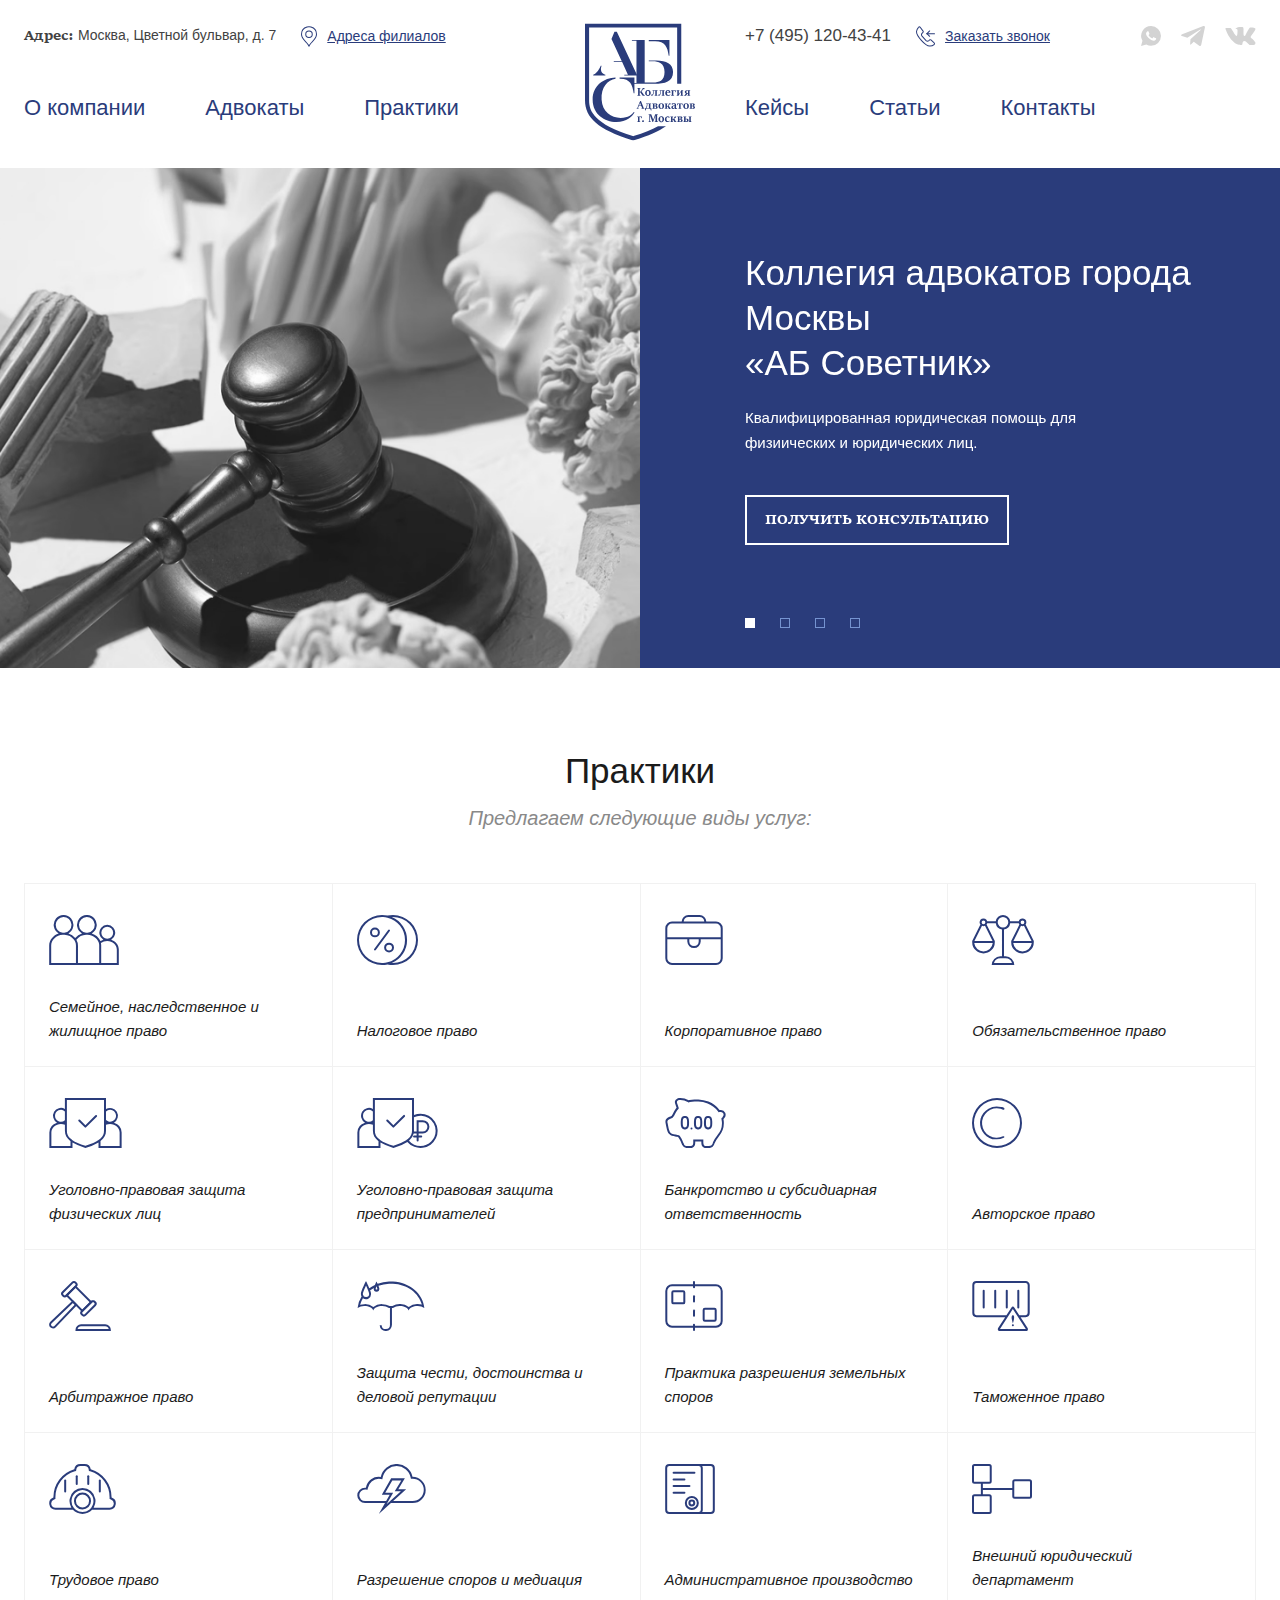
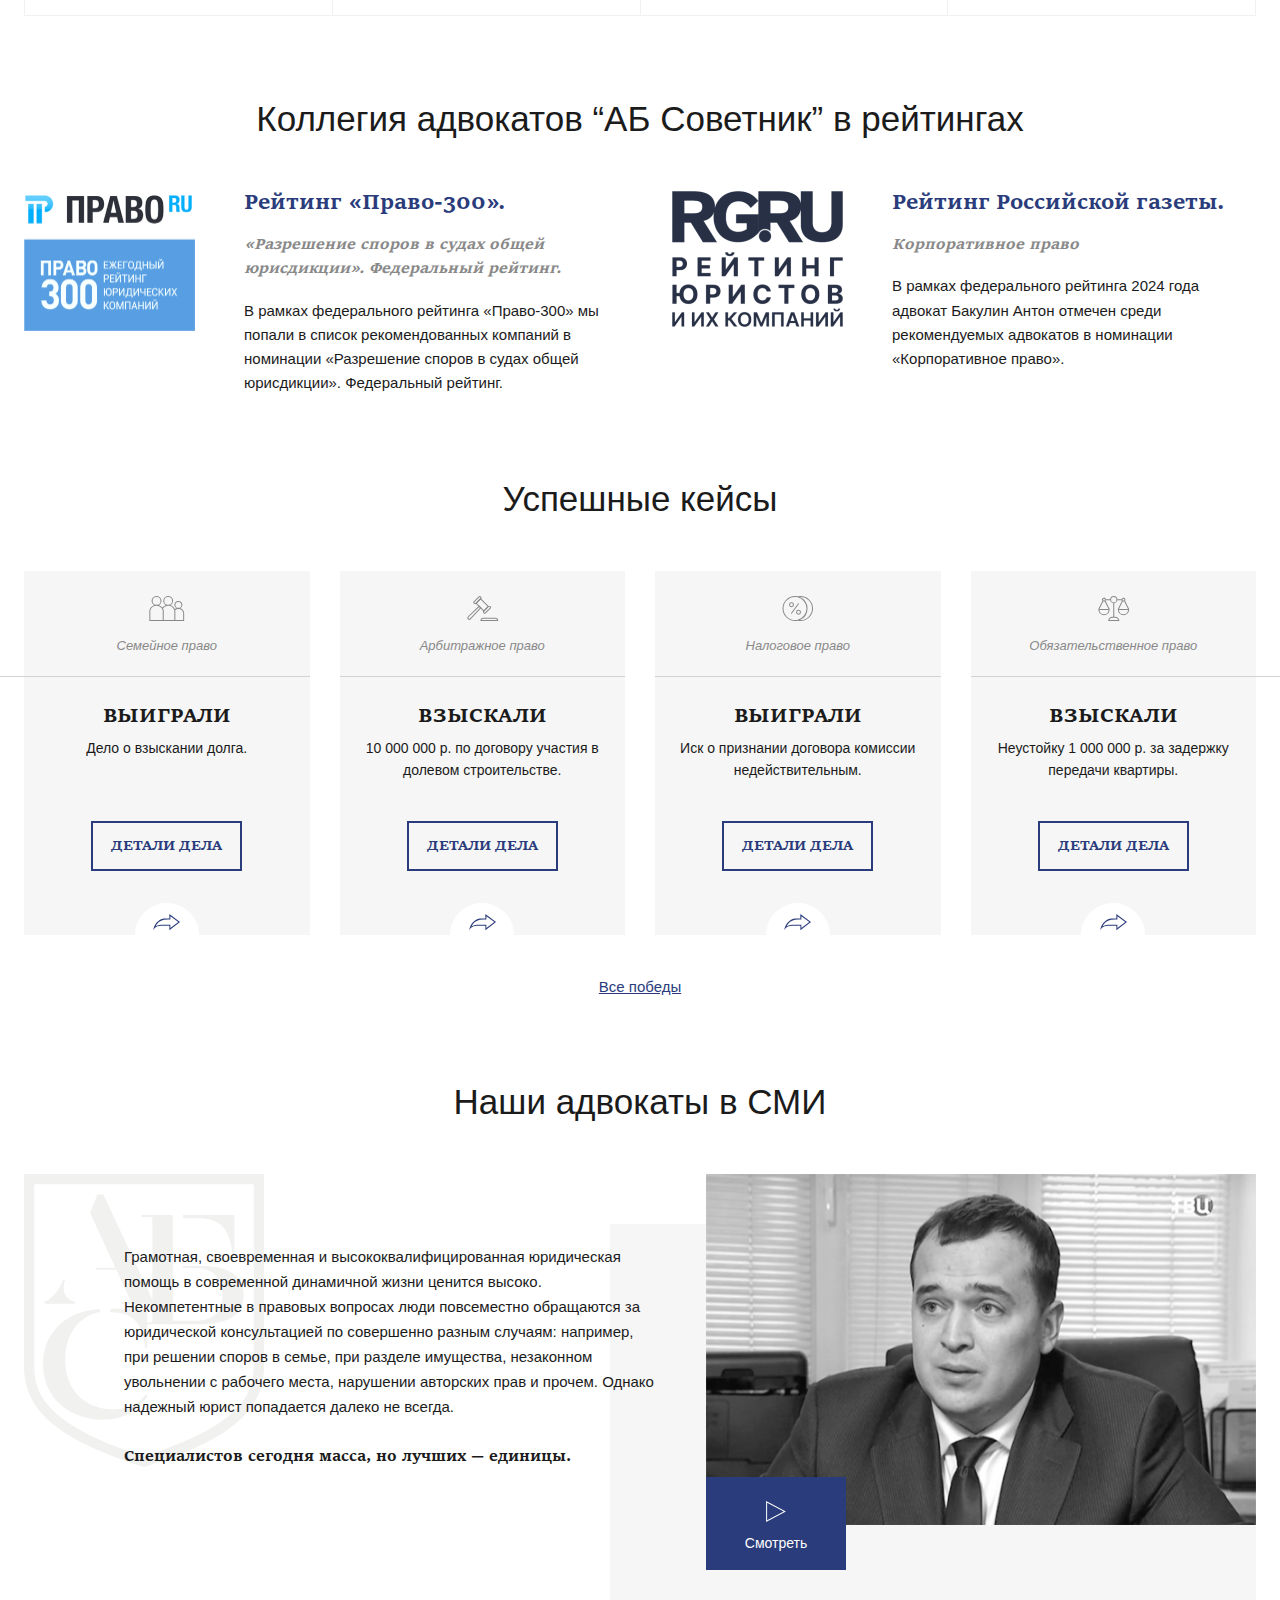
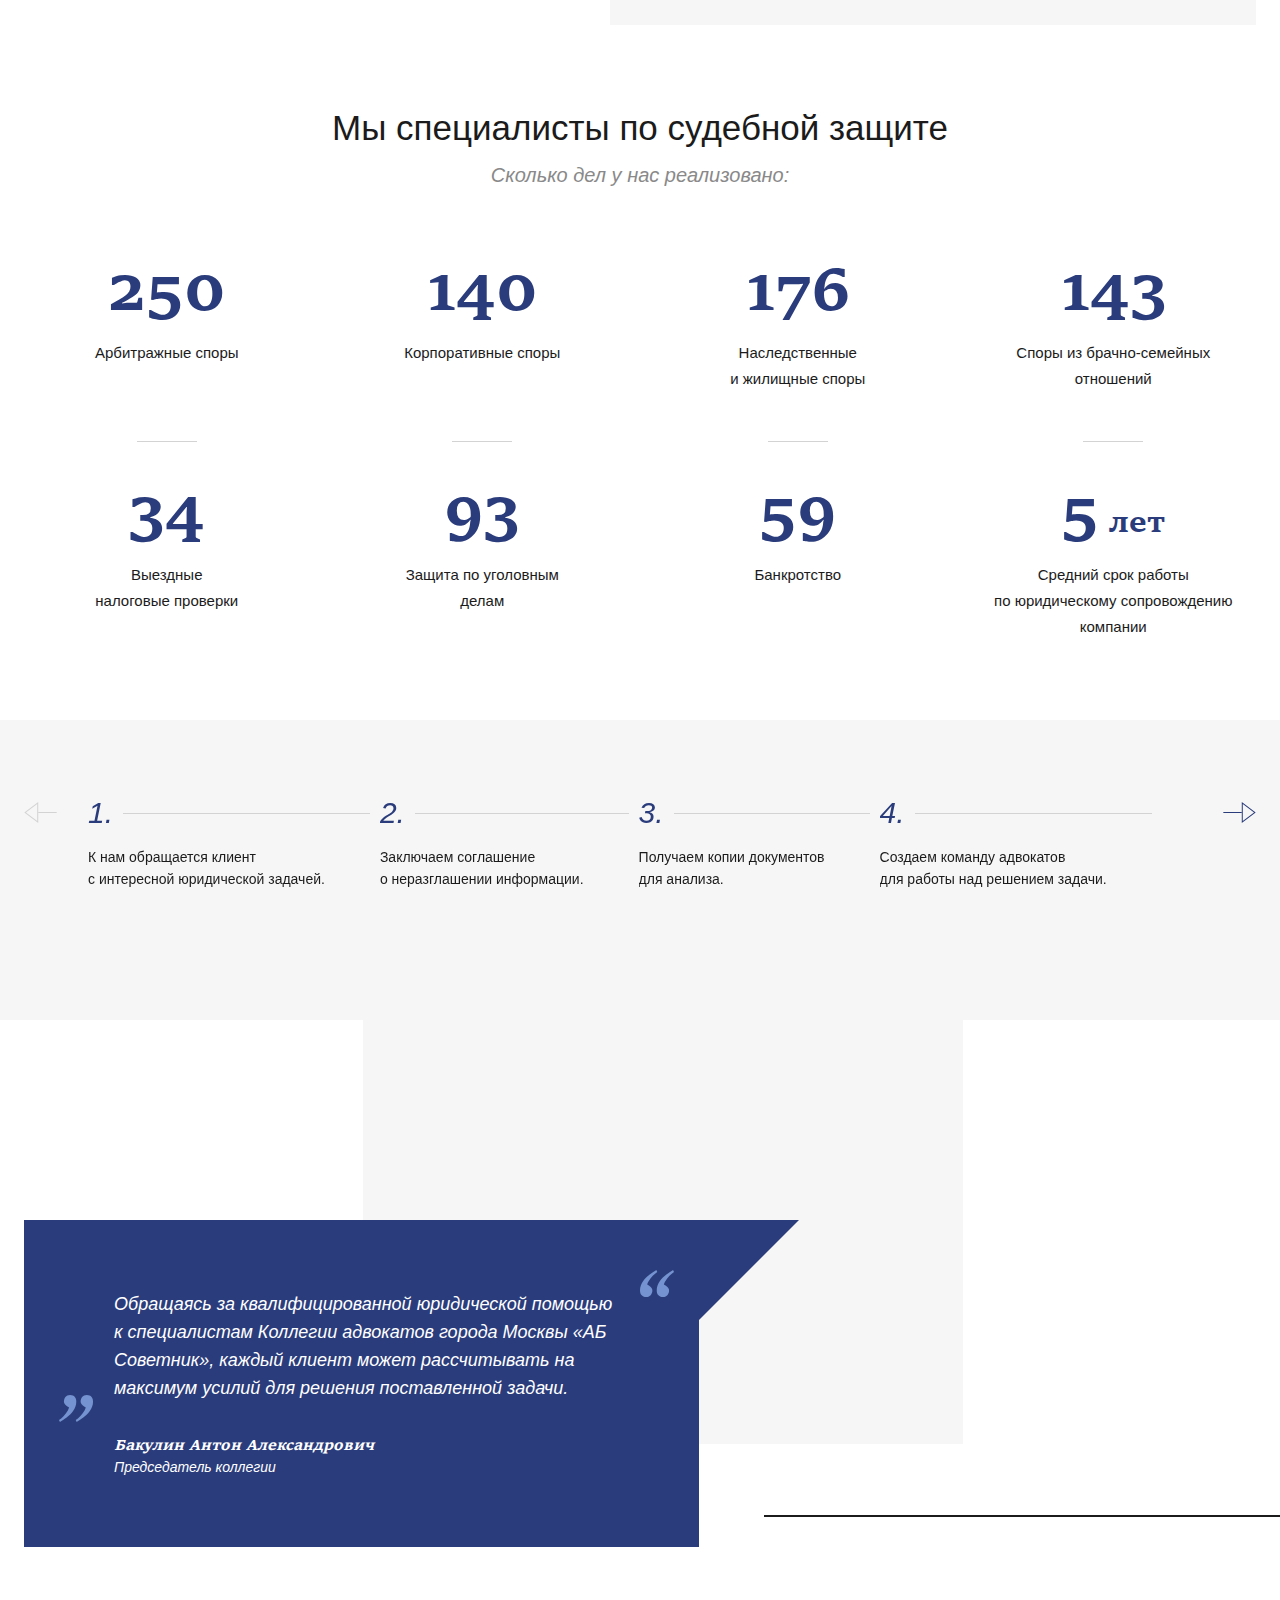
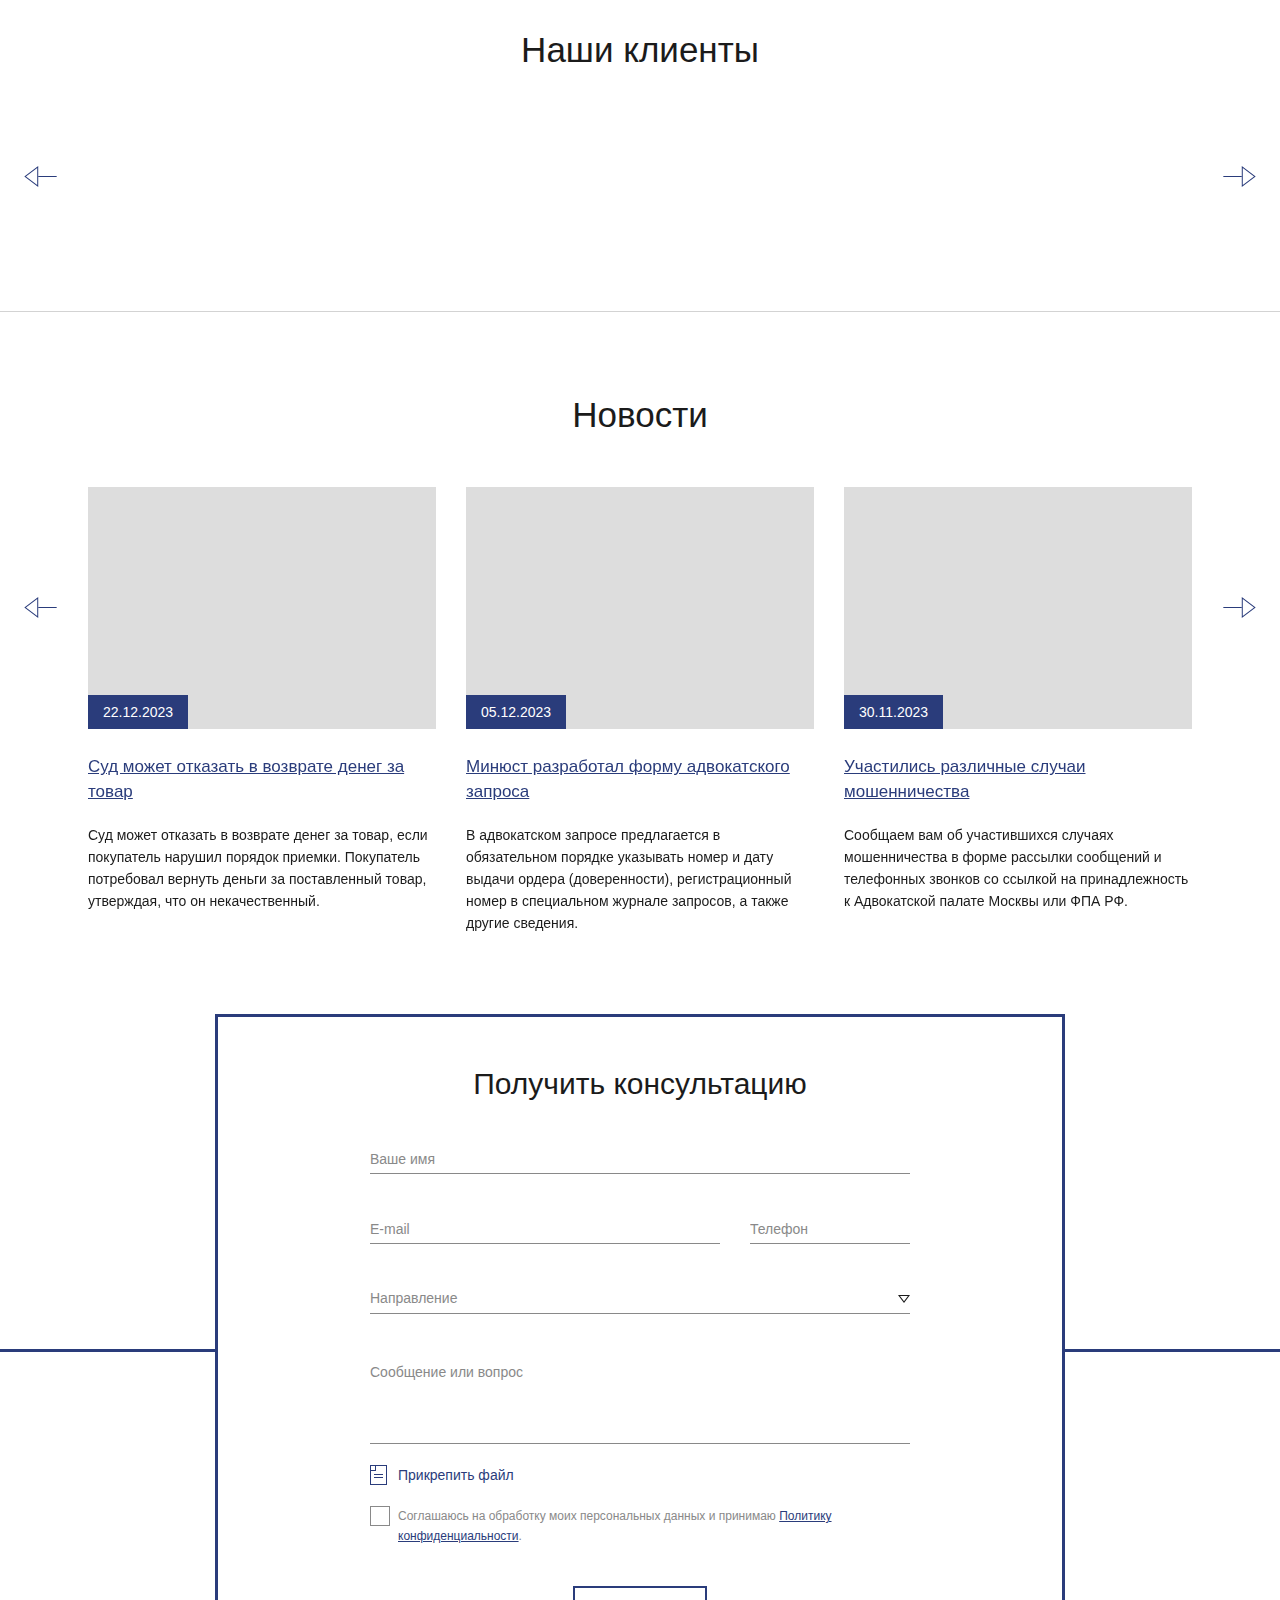
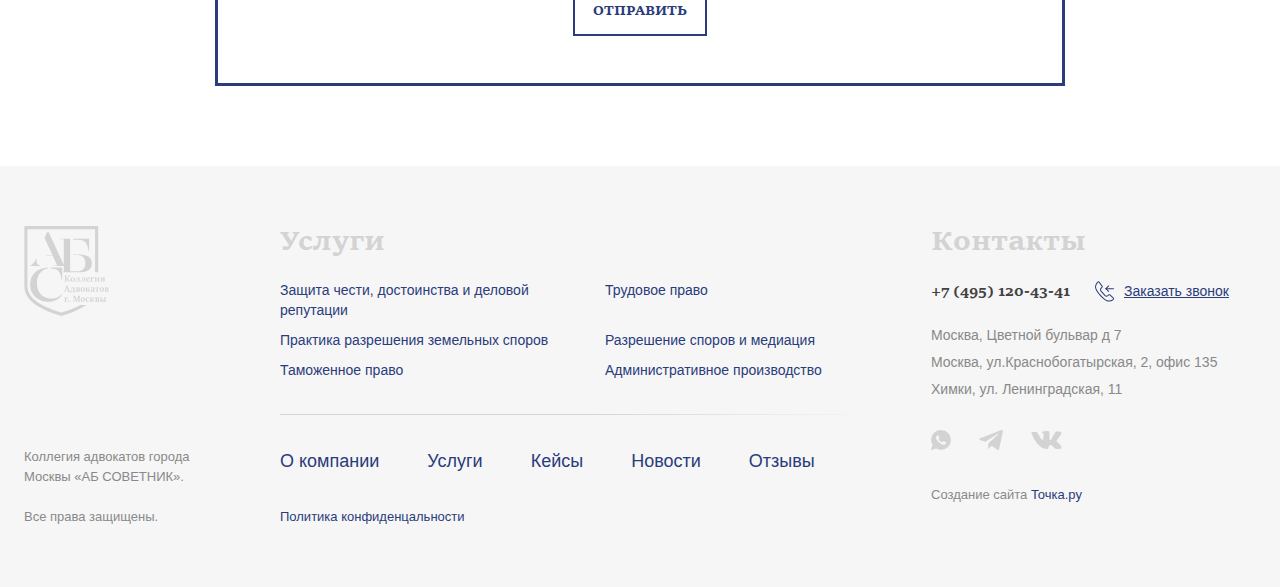
<file: index.html>
<!DOCTYPE html>
<html lang="ru">
	<head>
		<meta http-equiv="Content-Type" content="text/html; charset=utf-8">

		<!-- Adapting the page for mobile devices -->
		<meta name="viewport" content="width=device-width, initial-scale=1, maximum-scale=1">

		<!-- Prohibition of phone number recognition -->
		<meta name="format-detection" content="telephone=no">
		<meta name="SKYPE_TOOLBAR" content ="SKYPE_TOOLBAR_PARSER_COMPATIBLE">

		<!-- Page title -->
		<title>Заголовок страницы</title>

		<!-- Meta description -->
		<meta name="description" content="">

		<!-- Meta Keywords -->
		<meta name="keywords" content="">

		<!-- Site icon, size 32x32, transparency supported. Recommended format: .ico or .png -->
		<link rel="shortcut icon" href="favicon.png">

		<!-- Changing the color of the mobile browser panel -->
		<meta name="msapplication-TileColor" content="#2a3c7b">
		<meta name="theme-color" content="#2a3c7b">

		<!-- Connecting style files -->
		<link rel="stylesheet" href="css/swiper-bundle.min.css" async>
		<link rel="stylesheet" href="css/swiper.css" async>
		<link rel="stylesheet" href="css/fancybox.css" async>
		<link rel="stylesheet" href="css/styles.css" async>

		<link rel="stylesheet" href="css/response_1487.css" media="print, (max-width: 1487px)" async>
		<link rel="stylesheet" href="css/response_1279.css" media="print, (max-width: 1279px)" async>
		<link rel="stylesheet" href="css/response_1023.css" media="print, (max-width: 1023px)" async>
		<link rel="stylesheet" href="css/response_767.css" media="print, (max-width: 767px)" async>
		<link rel="stylesheet" href="css/response_479.css" media="(max-width: 479px)" async>
	</head>

	<body>
		<div class="wrap">
			<div class="main">
				<header>
					<button class="mob_close_btn"></button>

					<div class="scroll">
						<div class="cont row">
							<div class="col">
								<div class="location"><b>Адрес:</b> Москва, Цветной бульвар, д. 7</div>

								<div class="map_link">
									<button class="btn modal_btn" data-modal="map_modal">
										<svg class="icon"><use xlink:href="images/sprite.svg#ic_location"></use></svg>
										<span>Адреса филиалов</span>
									</button>
								</div>
							</div>

							<div class="logo">
								<img src="images/logo.svg" alt="">
							</div>


							<div class="col">
								<div class="phone">
									<a href="tel:+74951204341">+7 (495) 120-43-41</a>
								</div>

								<button class="callback_btn modal_btn" data-modal="callback_modal">
									<svg class="icon"><use xlink:href="images/sprite.svg#ic_callback"></use></svg>
									<span>Заказать звонок</span>
								</button>

								<div class="socials">
									<a href="/" target="_blank" rel="noopener nofollow" class="whatsapp_link">
										<svg class="icon"><use xlink:href="images/sprite.svg#ic_whatsapp"></use></svg>
									</a>

									<a href="/" target="_blank" rel="noopener nofollow" class="telegram_link">
										<svg class="icon"><use xlink:href="images/sprite.svg#ic_telegram"></use></svg>
									</a>

									<a href="/" target="_blank" rel="noopener nofollow" class="vk_link">
										<svg class="icon"><use xlink:href="images/sprite.svg#ic_vk"></use></svg>
									</a>
								</div>
							</div>

							<nav class="menu row">
								<div class="col">
									<div class="menu_item">
										<a href="/">О компании</a>
									</div>

									<div class="menu_item">
										<a href="/">Адвокаты</a>
									</div>

									<div class="menu_item">
										<a href="/" class="sub_link">Практики</a>

										<div class="sub_menu">
											<div class="cont">
												<div class="row">
													<div class="col">
														<div>
															<a href="/" class="service sub_link">
																<div class="icon icon1">
																	<svg><use xlink:href="images/sprite.svg#ic_service1"></use></svg>
																</div>

																<div class="name">Семейное, наследственное и жилищное право</div>
															</a>

															<div class="sub">
																<div><a href="/">Развод</a></div>

																<div><a href="/">Признание и оспаривание отцовства</a></div>

																<div><a href="/">Алиментные обязательства</a></div>

																<div><a href="/">Адвокат по наследственным делам</a></div>
															</div>
														</div>

														<div>
															<a href="/" class="service">
																<div class="icon icon5">
																	<svg><use xlink:href="images/sprite.svg#ic_service5"></use></svg>
																</div>

																<div class="name">Уголовно-правовая защита физических лиц</div>
															</a>
														</div>

														<div>
															<a href="/" class="service">
																<div class="icon icon9">
																	<svg><use xlink:href="images/sprite.svg#ic_service9"></use></svg>
																</div>

																<div class="name">Арбитражное право</div>
															</a>
														</div>

														<div>
															<a href="/" class="service">
																<div class="icon icon13">
																	<svg><use xlink:href="images/sprite.svg#ic_service13"></use></svg>
																</div>

																<div class="name">Трудовое право</div>
															</a>
														</div>
													</div>

													<div class="col">
														<div>
															<a href="/" class="service">
																<div class="icon icon2">
																	<svg><use xlink:href="images/sprite.svg#ic_service2"></use></svg>
																</div>

																<div class="name">Налоговое право</div>
															</a>
														</div>

														<div>
															<a href="/" class="service">
																<div class="icon icon6">
																	<svg><use xlink:href="images/sprite.svg#ic_service6"></use></svg>
																</div>

																<div class="name">Уголовно-правовая защита предпринимателей</div>
															</a>
														</div>

														<div>
															<a href="/" class="service">
																<div class="icon icon10">
																	<svg><use xlink:href="images/sprite.svg#ic_service10"></use></svg>
																</div>

																<div class="name">Защита чести, достоинства и деловой репутации</div>
															</a>
														</div>

														<div>
															<a href="/" class="service">
																<div class="icon icon14">
																	<svg><use xlink:href="images/sprite.svg#ic_service14"></use></svg>
																</div>

																<div class="name">Разрешение споров и медиация</div>
															</a>
														</div>
													</div>

													<div class="col">
														<div>
															<a href="/" class="service">
																<div class="icon icon3">
																	<svg><use xlink:href="images/sprite.svg#ic_service3"></use></svg>
																</div>

																<div class="name">Корпоративное право</div>
															</a>
														</div>

														<div>
															<a href="/" class="service">
																<div class="icon icon7">
																	<svg><use xlink:href="images/sprite.svg#ic_service7"></use></svg>
																</div>

																<div class="name">Банкротство и субсидиарная ответственность</div>
															</a>
														</div>

														<div>
															<a href="/" class="service">
																<div class="icon icon11">
																	<svg><use xlink:href="images/sprite.svg#ic_service11"></use></svg>
																</div>

																<div class="name">Практика разрешения земельных споров</div>
															</a>
														</div>

														<div>
															<a href="/" class="service">
																<div class="icon icon15">
																	<svg><use xlink:href="images/sprite.svg#ic_service15"></use></svg>
																</div>

																<div class="name">Административное производство</div>
															</a>
														</div>
													</div>

													<div class="col">
														<div>
															<a href="/" class="service">
																<div class="icon icon4">
																	<svg><use xlink:href="images/sprite.svg#ic_service4"></use></svg>
																</div>

																<div class="name">Обязательственное право</div>
															</a>
														</div>

														<div>
															<a href="/" class="service">
																<div class="icon icon8">
																	<svg><use xlink:href="images/sprite.svg#ic_service8"></use></svg>
																</div>

																<div class="name">Авторское право</div>
															</a>
														</div>

														<div>
															<a href="/" class="service">
																<div class="icon icon12">
																	<svg><use xlink:href="images/sprite.svg#ic_service12"></use></svg>
																</div>

																<div class="name">Таможенное право</div>
															</a>
														</div>

														<div>
															<a href="/" class="service">
																<div class="icon icon16">
																	<svg><use xlink:href="images/sprite.svg#ic_service16"></use></svg>
																</div>

																<div class="name">Внешний юридический<br> департамент</div>
															</a>
														</div>
													</div>
												</div>
											</div>
										</div>
									</div>
								</div>

								<div class="col">
									<div class="menu_item">
										<a href="/">Кейсы</a>
									</div>

									<div class="menu_item">
										<a href="/">Статьи</a>
									</div>

									<div class="menu_item">
										<a href="/">Контакты</a>
									</div>
								</div>
							</nav>
						</div>
					</div>
				</header>


				<section class="mob_header">
					<div class="cont row">
						<div class="logo">
							<img src="images/logo.svg" alt="">
						</div>

						<div class="contacts">
							<div class="phone">
								<a href="tel:+74951204341">+7 (495) 120-43-41</a>
							</div>

							<button class="callback_btn modal_btn" data-modal="callback_modal">
								<svg class="icon"><use xlink:href="images/sprite.svg#ic_callback"></use></svg>
								<span>Заказать звонок</span>
							</button>

							<div class="socials">
								<a href="/" target="_blank" rel="noopener nofollow" class="whatsapp_link">
									<svg class="icon"><use xlink:href="images/sprite.svg#ic_whatsapp"></use></svg>
								</a>

								<a href="/" target="_blank" rel="noopener nofollow" class="telegram_link">
									<svg class="icon"><use xlink:href="images/sprite.svg#ic_telegram"></use></svg>
								</a>

								<a href="/" target="_blank" rel="noopener nofollow" class="vk_link">
									<svg class="icon"><use xlink:href="images/sprite.svg#ic_vk"></use></svg>
								</a>
							</div>
						</div>

						<button class="mob_menu_btn">
							<span></span>
						</button>
					</div>
				</section>


				<section class="main_slider block">
					<div class="swiper">
						<div class="swiper-wrapper">
							<div class="swiper-slide">
								<div class="cont">
									<div class="data">
										<div class="title">Коллегия адвокатов города Москвы <br> «АБ Советник»</div>

										<div class="desc">Квалифицированная юридическая помощь для физиических и юридических лиц.</div>

										<button class="btn modal_btn" data-modal="callback_modal">ПОЛУЧИТЬ КОНСУЛЬТАЦИЮ</button>
									</div>
								</div>

								<img src="images/tmp/main_slider_img.jpg" alt="" class="img" loading="lazy">
							</div>

							<div class="swiper-slide">
								<div class="cont">
									<div class="data">
										<div class="title">Коллегия адвокатов города Москвы <br> «АБ Советник»</div>

										<div class="desc">Квалифицированная юридическая помощь для физиических и юридических лиц.</div>

										<button class="btn modal_btn" data-modal="callback_modal">ПОЛУЧИТЬ КОНСУЛЬТАЦИЮ</button>
									</div>
								</div>

								<img src="images/tmp/main_slider_img.jpg" alt="" class="img" loading="lazy">
							</div>

							<div class="swiper-slide">
								<div class="cont">
									<div class="data">
										<div class="title">Коллегия адвокатов города Москвы <br> «АБ Советник»</div>

										<div class="desc">Квалифицированная юридическая помощь для физиических и юридических лиц.</div>

										<button class="btn modal_btn" data-modal="callback_modal">ПОЛУЧИТЬ КОНСУЛЬТАЦИЮ</button>
									</div>
								</div>

								<img src="images/tmp/main_slider_img.jpg" alt="" class="img" loading="lazy">
							</div>

							<div class="swiper-slide">
								<div class="cont">
									<div class="data">
										<div class="title">Коллегия адвокатов города Москвы <br> «АБ Советник»</div>

										<div class="desc">Квалифицированная юридическая помощь для физиических и юридических лиц.</div>

										<button class="btn modal_btn" data-modal="callback_modal">ПОЛУЧИТЬ КОНСУЛЬТАЦИЮ</button>
									</div>
								</div>

								<img src="images/tmp/main_slider_img.jpg" alt="" class="img" loading="lazy">
							</div>
						</div>

						<div class="swiper-pagination"></div>
					</div>
				</section>


				<section class="services block">
					<div class="cont">
						<div class="block_head">
							<div class="title">Практики</div>

							<div class="desc">Предлагаем следующие виды услуг:</div>
						</div>

						<div class="row">
							<a href="/" class="service">
								<div class="icon icon1">
									<svg><use xlink:href="images/sprite.svg#ic_service1"></use></svg>
								</div>

								<div class="name">Семейное, наследственное и жилищное право</div>
							</a>

							<a href="/" class="service">
								<div class="icon icon2">
									<svg><use xlink:href="images/sprite.svg#ic_service2"></use></svg>
								</div>

								<div class="name">Налоговое право</div>
							</a>

							<a href="/" class="service">
								<div class="icon icon3">
									<svg><use xlink:href="images/sprite.svg#ic_service3"></use></svg>
								</div>

								<div class="name">Корпоративное право</div>
							</a>

							<a href="/" class="service">
								<div class="icon icon4">
									<svg><use xlink:href="images/sprite.svg#ic_service4"></use></svg>
								</div>

								<div class="name">Обязательственное право</div>
							</a>

							<a href="/" class="service">
								<div class="icon icon5">
									<svg><use xlink:href="images/sprite.svg#ic_service5"></use></svg>
								</div>

								<div class="name">Уголовно-правовая защита физических лиц</div>
							</a>

							<a href="/" class="service">
								<div class="icon icon6">
									<svg><use xlink:href="images/sprite.svg#ic_service6"></use></svg>
								</div>

								<div class="name">Уголовно-правовая защита предпринимателей</div>
							</a>

							<a href="/" class="service">
								<div class="icon icon7">
									<svg><use xlink:href="images/sprite.svg#ic_service7"></use></svg>
								</div>

								<div class="name">Банкротство и субсидиарная ответственность</div>
							</a>

							<a href="/" class="service">
								<div class="icon icon8">
									<svg><use xlink:href="images/sprite.svg#ic_service8"></use></svg>
								</div>

								<div class="name">Авторское право</div>
							</a>

							<a href="/" class="service">
								<div class="icon icon9">
									<svg><use xlink:href="images/sprite.svg#ic_service9"></use></svg>
								</div>

								<div class="name">Арбитражное право</div>
							</a>

							<a href="/" class="service">
								<div class="icon icon10">
									<svg><use xlink:href="images/sprite.svg#ic_service10"></use></svg>
								</div>

								<div class="name">Защита чести, достоинства и деловой репутации</div>
							</a>

							<a href="/" class="service">
								<div class="icon icon11">
									<svg><use xlink:href="images/sprite.svg#ic_service11"></use></svg>
								</div>

								<div class="name">Практика разрешения земельных споров</div>
							</a>

							<a href="/" class="service">
								<div class="icon icon12">
									<svg><use xlink:href="images/sprite.svg#ic_service12"></use></svg>
								</div>

								<div class="name">Таможенное право</div>
							</a>

							<a href="/" class="service">
								<div class="icon icon13">
									<svg><use xlink:href="images/sprite.svg#ic_service13"></use></svg>
								</div>

								<div class="name">Трудовое право</div>
							</a>

							<a href="/" class="service">
								<div class="icon icon14">
									<svg><use xlink:href="images/sprite.svg#ic_service14"></use></svg>
								</div>

								<div class="name">Разрешение споров и медиация</div>
							</a>

							<a href="/" class="service">
								<div class="icon icon15">
									<svg><use xlink:href="images/sprite.svg#ic_service15"></use></svg>
								</div>

								<div class="name">Административное производство</div>
							</a>

							<a href="/" class="service">
								<div class="icon icon16">
									<svg><use xlink:href="images/sprite.svg#ic_service16"></use></svg>
								</div>

								<div class="name">Внешний юридический<br> департамент</div>
							</a>
						</div>
					</div>
				</section>


				<section class="in_ratings block">
					<div class="cont">
						<div class="block_head">
							<div class="title">Коллегия адвокатов “АБ Советник” в рейтингах</div>
						</div>

						<div class="row">
							<div class="item">
								<div class="logo">
									<img src="images/tmp/in_ratings_logo1.png" alt="" loading="lazy">
								</div>

								<div>
									<div class="name">Рейтинг «Право-300».</div>

									<div class="exp">«Разрешение споров в судах общей юрисдикции». Федеральный рейтинг.</div>

									<div class="desc">В рамках федерального рейтинга «Право-300» мы попали в список рекомендованных компаний в номинации «Разрешение споров в судах общей юрисдикции». Федеральный рейтинг.</div>
								</div>
							</div>

							<div class="item">
								<div class="logo">
									<img src="images/tmp/in_ratings_logo2.png" alt="" loading="lazy">
								</div>

								<div>
									<div class="name">Рейтинг Российской газеты.</div>

									<div class="exp">Корпоративное право</div>

									<div class="desc">В рамках федерального рейтинга 2024 года адвокат Бакулин Антон отмечен среди рекомендуемых адвокатов в номинации «Корпоративное право».</div>
								</div>
							</div>
						</div>
					</div>
				</section>


				<section class="cases block">
					<div class="cont">
						<div class="block_head">
							<div class="title">Успешные кейсы</div>
						</div>

						<div class="row inline">
							<div class="item">
								<div class="head">
									<div class="icon">
										<svg><use xlink:href="images/sprite.svg#ic_service1"></use></svg>
									</div>

									<div class="service">Семейное право</div>
								</div>

								<div class="name">ВЫИГРАЛИ</div>

								<div class="desc">Дело о взыскании долга.</div>

								<div class="link">
									<a href="/">ДЕТАЛИ ДЕЛА</a>
								</div>

								<a href="/" class="arr">
									<div class="icon">
										<svg><use xlink:href="images/sprite.svg#ic_link"></use></svg>
									</div>

									<span>Ссылка на дело</span>
								</a>
							</div>

							<div class="item">
								<div class="head">
									<div class="icon">
										<svg><use xlink:href="images/sprite.svg#ic_service9"></use></svg>
									</div>

									<div class="service">Арбитражное право</div>
								</div>

								<div class="name">ВЗЫСКАЛИ</div>

								<div class="desc">10 000 000 р. по договору участия в долевом строительстве.</div>

								<div class="link">
									<a href="/">ДЕТАЛИ ДЕЛА</a>
								</div>

								<a href="/" class="arr">
									<div class="icon">
										<svg><use xlink:href="images/sprite.svg#ic_link"></use></svg>
									</div>

									<span>Ссылка на дело</span>
								</a>
							</div>

							<div class="item">
								<div class="head">
									<div class="icon">
										<svg><use xlink:href="images/sprite.svg#ic_service2"></use></svg>
									</div>

									<div class="service">Налоговое право</div>
								</div>

								<div class="name">ВЫИГРАЛИ</div>

								<div class="desc">Иск о признании договора комиссии недействительным.</div>

								<div class="link">
									<a href="/">ДЕТАЛИ ДЕЛА</a>
								</div>

								<a href="/" class="arr">
									<div class="icon">
										<svg><use xlink:href="images/sprite.svg#ic_link"></use></svg>
									</div>

									<span>Ссылка на дело</span>
								</a>
							</div>

							<div class="item">
								<div class="head">
									<div class="icon">
										<svg><use xlink:href="images/sprite.svg#ic_service4"></use></svg>
									</div>

									<div class="service">Обязательственное право</div>
								</div>

								<div class="name">ВЗЫСКАЛИ</div>

								<div class="desc">Неустойку 1 000 000 р. за задержку передачи квартиры.</div>

								<div class="link">
									<a href="/">ДЕТАЛИ ДЕЛА</a>
								</div>

								<a href="/" class="arr">
									<div class="icon">
										<svg><use xlink:href="images/sprite.svg#ic_link"></use></svg>
									</div>

									<span>Ссылка на дело</span>
								</a>
							</div>
						</div>

						<div class="all_link">
							<a href="/">Все победы</a>
						</div>
					</div>
				</section>


				<section class="media block">
					<div class="cont">
						<div class="block_head">
							<div class="title">Наши адвокаты в СМИ</div>
						</div>

						<div class="row">
							<div class="data">
								<div class="text_block">
									<p>Грамотная, своевременная и высококвалифицированная юридическая помощь в современной динамичной жизни ценится высоко. Некомпетентные в правовых вопросах люди повсеместно обращаются за юридической консультацией по совершенно разным случаям: например, при решении споров в семье, при разделе имущества, незаконном увольнении с рабочего места, нарушении авторских прав и прочем. Однако надежный юрист попадается далеко не всегда.</p>

									<p><b>Специалистов сегодня масса, но лучших — единицы.</b></p>
								</div>

								<img src="images/logo2.svg" alt="" loading="lazy" class="logo">
							</div>

							<a href="/video.mp4" data-fancybox="video" class="video fancy_img">
								<div class="thumb">
									<img src="images/tmp/media_video_thumb.jpg" alt="" loading="lazy">
								</div>

								<div class="btn">
									<svg class="icon"><use xlink:href="images/sprite.svg#ic_video_play"></use></svg>
									<span>Смотреть</span>
								</div>
							</a>
						</div>
					</div>
				</section>


				<section class="stats block">
					<div class="cont">
						<div class="block_head">
							<div class="title">Мы специалисты по судебной защите</div>

							<div class="desc">Сколько дел у нас реализовано:</div>
						</div>

						<div class="row">
							<div class="item">
								<div class="val">250</div>

								<div class="name">Арбитражные споры</div>
							</div>

							<div class="item">
								<div class="val">140</div>

								<div class="name">Корпоративные споры</div>
							</div>

							<div class="item">
								<div class="val">176</div>

								<div class="name">Наследственные<br> и жилищные споры </div>
							</div>

							<div class="item">
								<div class="val">143</div>

								<div class="name">Споры из брачно-семейных<br> отношений</div>
							</div>

							<div class="item">
								<div class="val">34</div>

								<div class="name">Выездные<br> налоговые проверки</div>
							</div>

							<div class="item">
								<div class="val">93</div>

								<div class="name">Защита по уголовным<br> делам</div>
							</div>

							<div class="item">
								<div class="val">59</div>

								<div class="name">Банкротство</div>
							</div>

							<div class="item">
								<div class="val">5<small>лет</small></div>

								<div class="name">Средний срок работы<br> по юридическому сопровождению<br> компании</div>
							</div>
						</div>
					</div>
				</section>


				<section class="steps">
					<div class="cont">
						<div class="swiper">
							<div class="swiper-wrapper">
								<div class="swiper-slide">
									<div class="step">
										<div class="number"></div>

										<div class="name">К нам обращается клиент<br> с интересной юридической задачей.</div>
									</div>
								</div>

								<div class="swiper-slide">
									<div class="step">
										<div class="number"></div>

										<div class="name">Заключаем соглашение<br> о неразглашении информации.</div>
									</div>
								</div>

								<div class="swiper-slide">
									<div class="step">
										<div class="number"></div>

										<div class="name">Получаем копии документов<br> для анализа.</div>
									</div>
								</div>

								<div class="swiper-slide">
									<div class="step">
										<div class="number"></div>

										<div class="name">Создаем команду адвокатов<br> для работы над решением задачи.</div>
									</div>
								</div>

								<div class="swiper-slide">
									<div class="step">
										<div class="number"></div>

										<div class="name">Изучаем представленные<br> документы.</div>
									</div>
								</div><div class="swiper-slide">
									<div class="step">
										<div class="number"></div>

										<div class="name">К нам обращается клиент<br> с интересной юридической задачей.</div>
									</div>
								</div>

								<div class="swiper-slide">
									<div class="step">
										<div class="number"></div>

										<div class="name">Заключаем соглашение<br> о неразглашении информации.</div>
									</div>
								</div>

								<div class="swiper-slide">
									<div class="step">
										<div class="number"></div>

										<div class="name">Получаем копии документов<br> для анализа.</div>
									</div>
								</div>

								<div class="swiper-slide">
									<div class="step">
										<div class="number"></div>

										<div class="name">Создаем команду адвокатов<br> для работы над решением задачи.</div>
									</div>
								</div>

								<div class="swiper-slide">
									<div class="step">
										<div class="number"></div>

										<div class="name">Изучаем представленные<br> документы.</div>
									</div>
								</div>
							</div>

							<div class="swiper-button-prev">
								<svg class="icon"><use xlink:href="images/sprite.svg#ic_arrow_hor"></use></svg>
								<svg class="icon"><use xlink:href="images/sprite.svg#ic_arrow_hor_h"></use></svg>
							</div>

							<div class="swiper-button-next">
								<svg class="icon"><use xlink:href="images/sprite.svg#ic_arrow_hor"></use></svg>
								<svg class="icon"><use xlink:href="images/sprite.svg#ic_arrow_hor_h"></use></svg>
							</div>
						</div>
					</div>
				</section>


				<section class="boss_quote block">
					<div class="cont row">
						<div class="data">
							<div class="quote">Обращаясь за квалифицированной юридической помощью к специалистам Коллегии адвокатов города Москвы «АБ Советник», каждый клиент может рассчитывать на максимум усилий для решения поставленной задачи.</div>

							<div class="author">
								<div class="name">Бакулин Антон Александрович</div>
								<div class="post">Председатель коллегии</div>
							</div>
						</div>

						<div class="photo">
							<img src="images/tmp/person_photo1.png" alt="" loading="lazy">
						</div>
					</div>
				</section>


				<section class="clients block border">
					<div class="cont">
						<div class="block_head">
							<div class="title">Наши клиенты</div>
						</div>

						<div class="swiper">
							<div class="swiper-wrapper">
								<div class="swiper-slide">
									<div class="item">
										<img src="images/tmp/client_logo1.png" alt="" loading="lazy">
									</div>
								</div>

								<div class="swiper-slide">
									<div class="item">
										<img src="images/tmp/client_logo2.png" alt="" loading="lazy">
									</div>
								</div>

								<div class="swiper-slide">
									<div class="item">
										<img src="images/tmp/client_logo3.png" alt="" loading="lazy">
									</div>
								</div>

								<div class="swiper-slide">
									<div class="item">
										<img src="images/tmp/client_logo4.png" alt="" loading="lazy">
									</div>
								</div>

								<div class="swiper-slide">
									<div class="item">
										<img src="images/tmp/client_logo5.png" alt="" loading="lazy">
									</div>
								</div>

								<div class="swiper-slide">
									<div class="item">
										<img src="images/tmp/client_logo6.png" alt="" loading="lazy">
									</div>
								</div>

								<div class="swiper-slide">
									<div class="item">
										<img src="images/tmp/client_logo1.png" alt="" loading="lazy">
									</div>
								</div>

								<div class="swiper-slide">
									<div class="item">
										<img src="images/tmp/client_logo2.png" alt="" loading="lazy">
									</div>
								</div>

								<div class="swiper-slide">
									<div class="item">
										<img src="images/tmp/client_logo3.png" alt="" loading="lazy">
									</div>
								</div>

								<div class="swiper-slide">
									<div class="item">
										<img src="images/tmp/client_logo4.png" alt="" loading="lazy">
									</div>
								</div>

								<div class="swiper-slide">
									<div class="item">
										<img src="images/tmp/client_logo5.png" alt="" loading="lazy">
									</div>
								</div>

								<div class="swiper-slide">
									<div class="item">
										<img src="images/tmp/client_logo6.png" alt="" loading="lazy">
									</div>
								</div>
							</div>

							<div class="swiper-button-prev center">
								<svg class="icon"><use xlink:href="images/sprite.svg#ic_arrow_hor"></use></svg>
								<svg class="icon"><use xlink:href="images/sprite.svg#ic_arrow_hor_h"></use></svg>
							</div>

							<div class="swiper-button-next center">
								<svg class="icon"><use xlink:href="images/sprite.svg#ic_arrow_hor"></use></svg>
								<svg class="icon"><use xlink:href="images/sprite.svg#ic_arrow_hor_h"></use></svg>
							</div>
						</div>
					</div>
				</section>


				<section class="articles block">
					<div class="cont">
						<div class="block_head">
							<div class="title">Новости</div>
						</div>

						<div class="swiper">
							<div class="swiper-wrapper">
								<div class="swiper-slide">
									<div class="article">
										<a href="/" class="thumb">
											<img src="images/tmp/article_thumb1.jpg" alt="" loading="lazy">

											<div class="date">22.12.2023</div>
										</a>

										<div class="name">
											<a href="/">Суд может отказать в возврате денег за товар</a>
										</div>

										<div class="desc">Суд может отказать в возврате денег за товар, если покупатель нарушил порядок приемки. Покупатель потребовал вернуть деньги за поставленный товар, утверждая, что он некачественный.</div>
									</div>
								</div>

								<div class="swiper-slide">
									<div class="article">
										<a href="/" class="thumb">
											<img src="images/tmp/article_thumb2.jpg" alt="" loading="lazy">

											<div class="date">05.12.2023</div>
										</a>

										<div class="name">
											<a href="/">Минюст разработал форму адвокатского запроса</a>
										</div>

										<div class="desc">В адвокатском запросе предлагается в обязательном порядке указывать номер и дату выдачи ордера (доверенности), регистрационный номер в специальном журнале запросов, а также другие сведения.</div>
									</div>
								</div>

								<div class="swiper-slide">
									<div class="article">
										<a href="/" class="thumb">
											<img src="images/tmp/article_thumb3.jpg" alt="" loading="lazy">

											<div class="date">30.11.2023</div>
										</a>

										<div class="name">
											<a href="/">Участились различные случаи мошенничества</a>
										</div>

										<div class="desc">Сообщаем вам об участившихся случаях мошенничества в форме рассылки сообщений и телефонных звонков со ссылкой на принадлежность к Адвокатской палате Москвы или ФПА РФ.</div>
									</div>
								</div>

								<div class="swiper-slide">
									<div class="article">
										<a href="/" class="thumb">
											<img src="images/tmp/article_thumb1.jpg" alt="" loading="lazy">

											<div class="date">22.12.2023</div>
										</a>

										<div class="name">
											<a href="/">Суд может отказать в возврате денег за товар</a>
										</div>

										<div class="desc">Суд может отказать в возврате денег за товар, если покупатель нарушил порядок приемки. Покупатель потребовал вернуть деньги за поставленный товар, утверждая, что он некачественный.</div>
									</div>
								</div>

								<div class="swiper-slide">
									<div class="article">
										<a href="/" class="thumb">
											<img src="images/tmp/article_thumb2.jpg" alt="" loading="lazy">

											<div class="date">05.12.2023</div>
										</a>

										<div class="name">
											<a href="/">Минюст разработал форму адвокатского запроса</a>
										</div>

										<div class="desc">В адвокатском запросе предлагается в обязательном порядке указывать номер и дату выдачи ордера (доверенности), регистрационный номер в специальном журнале запросов, а также другие сведения.</div>
									</div>
								</div>

								<div class="swiper-slide">
									<div class="article">
										<a href="/" class="thumb">
											<img src="images/tmp/article_thumb3.jpg" alt="" loading="lazy">

											<div class="date">30.11.2023</div>
										</a>

										<div class="name">
											<a href="/">Участились различные случаи мошенничества</a>
										</div>

										<div class="desc">Сообщаем вам об участившихся случаях мошенничества в форме рассылки сообщений и телефонных звонков со ссылкой на принадлежность к Адвокатской палате Москвы или ФПА РФ.</div>
									</div>
								</div>
							</div>

							<div class="swiper-button-prev">
								<svg class="icon"><use xlink:href="images/sprite.svg#ic_arrow_hor"></use></svg>
								<svg class="icon"><use xlink:href="images/sprite.svg#ic_arrow_hor_h"></use></svg>
							</div>

							<div class="swiper-button-next">
								<svg class="icon"><use xlink:href="images/sprite.svg#ic_arrow_hor"></use></svg>
								<svg class="icon"><use xlink:href="images/sprite.svg#ic_arrow_hor_h"></use></svg>
							</div>
						</div>
					</div>
				</section>


				<section class="get_consult block">
					<div class="cont">
						<div class="data">
							<div class="block_title">Получить консультацию</div>

							<form action="" class="form">
								<div class="line">
									<div class="field">
										<input type="text" name="" value="" class="input" placeholder="Ваше имя">

										<!-- <input type="text" name="" value="" class="input error" placeholder="Ваше имя"> -->
										<!-- <div class="error_text">Укажите имя</div> -->
									</div>
								</div>

								<div class="columns">
									<div class="line width2of3">
										<div class="field">
											<input type="email" name="" value="" class="input" placeholder="E-mail">
										</div>
									</div>

									<div class="line width1of3">
										<div class="field">
											<input type="tel" name="" value="" class="input" placeholder="Телефон">
										</div>
									</div>
								</div>

								<div class="line">
									<div class="field">
										<select name="" data-placeholder="Направление">
											<option value="1">Вариант 1</option>
											<option value="2">Вариант 2</option>
											<option value="3">Вариант 3</option>
										</select>

										<svg class="arr" width="12" heigth="8"><use xlink:href="images/sprite.svg#ic_arr_ver"></use></svg>
									</div>
								</div>

								<div class="line">
									<div class="field">
										<textarea name="" placeholder="Сообщение или вопрос"></textarea>
									</div>
								</div>

								<div class="line file">
									<div class="field">
										<label>
											<input type="file" name="file">

											<svg class="icon"><use xlink:href="images/sprite.svg#ic_file"></use></svg>
											<span>Прикрепить файл</span>
										</label>
									</div>
								</div>

								<div class="line agree">
									<div class="field">
										<label class="checkbox">
											<input type="checkbox" name="agree">

											<div class="check">
												<svg class="icon"><use xlink:href="images/sprite.svg#ic_check"></use></svg>
											</div>

											<div>Соглашаюсь на обработку моих  персональных  данных и принимаю <a href="/" target="_blank">Политику конфиденциальности</a>.</div>
										</label>
									</div>
								</div>

								<div class="submit">
									<button type="submit" class="submit_btn">ОТПРАВИТЬ</button>
								</div>
							</form>
						</div>
					</div>
				</section>
			</div>


			<footer>
				<div class="cont row">
					<div class="col_left">
						<div class="logo">
							<img src="images/logo_footer.svg" alt="">
						</div>

						<div class="copyright">
							<div>Коллегия адвокатов города Москвы «АБ СОВЕТНИК».</div>

							<div>Все права защищены.</div>
						</div>
					</div>

					<div class="col_center">
						<div class="services_links">
							<div class="title">Услуги</div>

							<div class="items">
								<div><a href="/">Защита чести, достоинства и деловой репутации</a></div>
								<div><a href="/">Трудовое право</a></div>
								<div><a href="/">Практика разрешения земельных споров</a></div>
								<div><a href="/">Разрешение споров и медиация</a></div>
								<div><a href="/">Таможенное право</a></div>
								<div><a href="/">Административное производство</a></div>
							</div>
						</div>

						<div class="menu">
							<div><a href="/">О компании</a></div>
							<div><a href="/">Услуги</a></div>
							<div><a href="/">Кейсы</a></div>
							<div><a href="/">Новости</a></div>
							<div><a href="/">Отзывы</a></div>
						</div>

						<div class="privacy_policy_link">
							<a href="/">Политика конфиденцальности </a>
						</div>
					</div>

					<div class="col_right">
						<div class="contacts">
							<div class="title">Контакты</div>

							<div class="row">
								<div class="phone">
									<a href="tel:+74951204341">+7 (495) 120-43-41</a>
								</div>

								<button class="callback_btn modal_btn" data-modal="callback_modal">
									<svg class="icon"><use xlink:href="images/sprite.svg#ic_callback"></use></svg>
									<span>Заказать звонок</span>
								</button>
							</div>

							<div class="location">
								<div class="address">Москва, Цветной бульвар д 7</div>
								<div class="address">Москва, ул.Краснобогатырская, 2, офис 135</div>
								<div class="address">Химки, ул. Ленинградская, 11</div>
							</div>

							<div class="socials">
								<a href="/" target="_blank" rel="noopener nofollow" class="whatsapp_link">
									<svg class="icon"><use xlink:href="images/sprite.svg#ic_whatsapp"></use></svg>
								</a>

								<a href="/" target="_blank" rel="noopener nofollow" class="telegram_link">
									<svg class="icon"><use xlink:href="images/sprite.svg#ic_telegram"></use></svg>
								</a>

								<a href="/" target="_blank" rel="noopener nofollow" class="vk_link">
									<svg class="icon"><use xlink:href="images/sprite.svg#ic_vk"></use></svg>
								</a>
							</div>

							<div class="creator">
								<a href="/" target="_blank" rel="noopener">Создание сайта <span>Точка.ру</span></a>
							</div>
						</div>
					</div>
				</div>
			</footer>


			<div class="overlay"></div>
		</div>


		<section class="modal" id="callback_modal">
			<div class="modal_title">Обратный звонок</div>

			<form action="" class="form">
				<div class="columns">
					<div class="line">
						<div class="field">
							<input type="text" name="" value="" class="input" placeholder="Ваше имя">
						</div>
					</div>

					<div class="line">
						<div class="field">
							<input type="text" name="" value="" class="input" placeholder="Телефон или e-mail">
						</div>
					</div>
				</div>

				<div class="line">
					<div class="field">
						<textarea name="" placeholder="Сообщение или вопрос"></textarea>
					</div>
				</div>

				<div class="line agree">
					<div class="field">
						<label class="checkbox">
							<input type="checkbox" name="agree">

							<div class="check">
								<svg class="icon"><use xlink:href="images/sprite.svg#ic_check"></use></svg>
							</div>

							<div>Соглашаюсь на обработку моих  персональных  данных и принимаю <a href="/" target="_blank">Политику конфиденциальности</a>.</div>
						</label>
					</div>
				</div>

				<div class="submit">
					<button type="submit" class="submit_btn">ОТПРАВИТЬ</button>
				</div>
			</form>
		</section>


		<section class="modal" id="map_modal">
			<div id="map0" class="map"></div>
		</section>


		<!-- Connecting javascript files -->
		<script src="js/jquery-3.6.3.min.js"></script>
		<script src="js/functions.js"></script>
		<script src="js/swiper-bundle.min.js"></script>
		<script src="js/fancybox.js"></script>
		<script src="js/imask.js"></script>
		<script src="js/nice-select2.js"></script>
		<script src="js/scripts.js"></script>

		<!-- Яндекс карты -->
		<script src="http://api-maps.yandex.ru/2.1.75/?load=package.standard,package.geoObjects&lang=ru-RU"></script>
		<script>
			window.addEventListener('load', function () {
				initMap()
			})
		</script>
	</body>
</html>
</file>
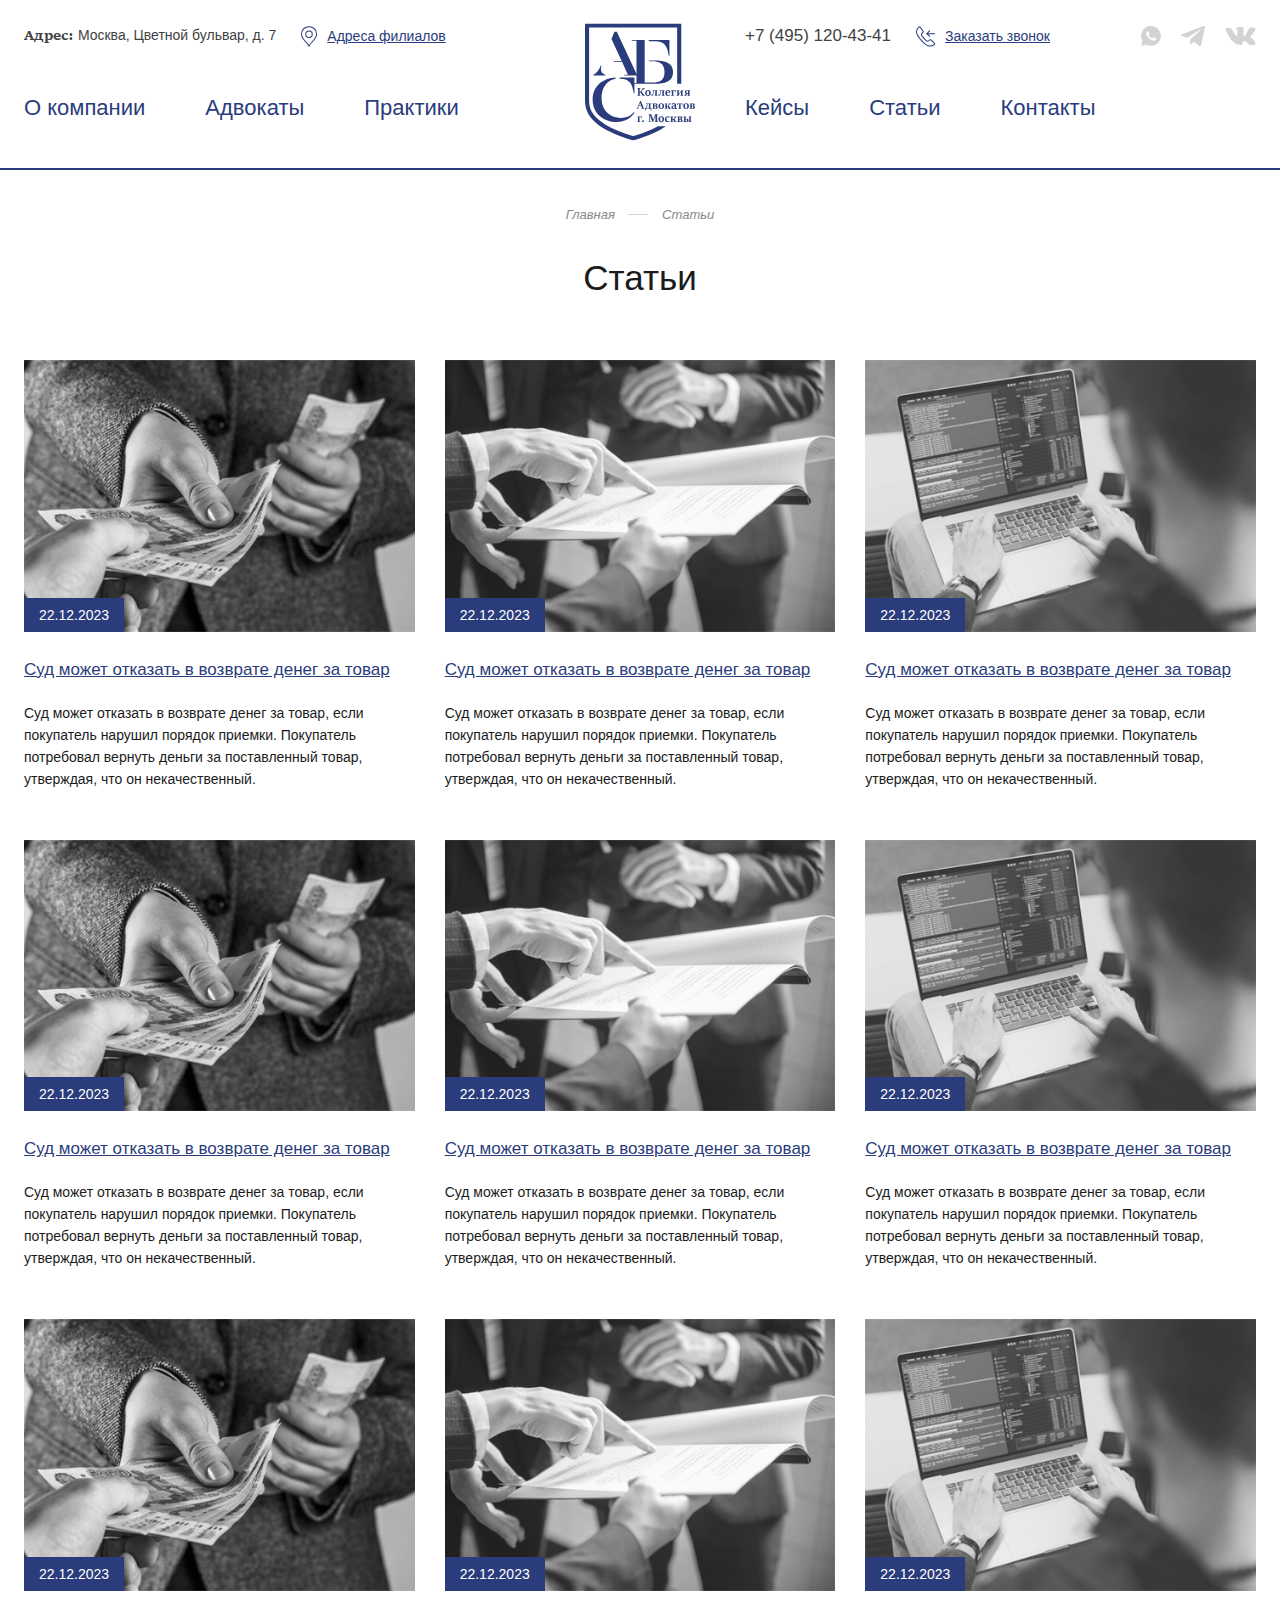
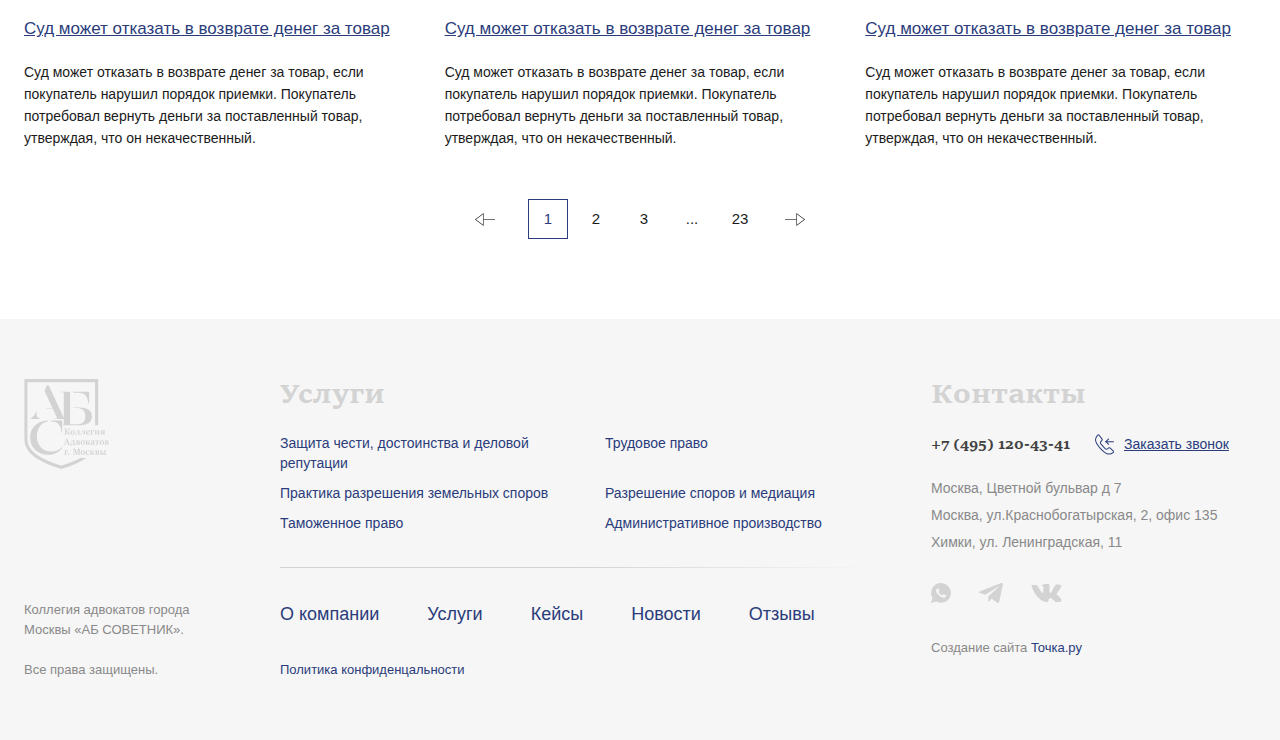
<file: articles.html>
<!DOCTYPE html>
<html lang="ru">
	<head>
		<meta http-equiv="Content-Type" content="text/html; charset=utf-8">

		<!-- Adapting the page for mobile devices -->
		<meta name="viewport" content="width=device-width, initial-scale=1, maximum-scale=1">

		<!-- Prohibition of phone number recognition -->
		<meta name="format-detection" content="telephone=no">
		<meta name="SKYPE_TOOLBAR" content ="SKYPE_TOOLBAR_PARSER_COMPATIBLE">

		<!-- Page title -->
		<title>Заголовок страницы</title>

		<!-- Meta description -->
		<meta name="description" content="">

		<!-- Meta Keywords -->
		<meta name="keywords" content="">

		<!-- Site icon, size 32x32, transparency supported. Recommended format: .ico or .png -->
		<link rel="shortcut icon" href="favicon.png">

		<!-- Changing the color of the mobile browser panel -->
		<meta name="msapplication-TileColor" content="#2a3c7b">
		<meta name="theme-color" content="#2a3c7b">

		<!-- Connecting style files -->
		<link rel="stylesheet" href="css/swiper-bundle.min.css" async>
		<link rel="stylesheet" href="css/swiper.css" async>
		<link rel="stylesheet" href="css/fancybox.css" async>
		<link rel="stylesheet" href="css/styles.css" async>

		<link rel="stylesheet" href="css/response_1487.css" media="print, (max-width: 1487px)" async>
		<link rel="stylesheet" href="css/response_1279.css" media="print, (max-width: 1279px)" async>
		<link rel="stylesheet" href="css/response_1023.css" media="print, (max-width: 1023px)" async>
		<link rel="stylesheet" href="css/response_767.css" media="print, (max-width: 767px)" async>
		<link rel="stylesheet" href="css/response_479.css" media="(max-width: 479px)" async>
	</head>

	<body>
		<div class="wrap">
			<div class="main">
				<header>
					<button class="mob_close_btn"></button>

					<div class="scroll">
						<div class="cont row">
							<div class="col">
								<div class="location"><b>Адрес:</b> Москва, Цветной бульвар, д. 7</div>

								<div class="map_link">
									<button class="btn modal_btn" data-modal="map_modal">
										<svg class="icon"><use xlink:href="images/sprite.svg#ic_location"></use></svg>
										<span>Адреса филиалов</span>
									</button>
								</div>
							</div>

							<a href="/" class="logo">
								<img src="images/logo.svg" alt="">
							</a>

							<div class="col">
								<div class="phone">
									<a href="tel:+74951204341">+7 (495) 120-43-41</a>
								</div>

								<button class="callback_btn modal_btn" data-modal="callback_modal">
									<svg class="icon"><use xlink:href="images/sprite.svg#ic_callback"></use></svg>
									<span>Заказать звонок</span>
								</button>

								<div class="socials">
									<a href="/" target="_blank" rel="noopener nofollow" class="whatsapp_link">
										<svg class="icon"><use xlink:href="images/sprite.svg#ic_whatsapp"></use></svg>
									</a>

									<a href="/" target="_blank" rel="noopener nofollow" class="telegram_link">
										<svg class="icon"><use xlink:href="images/sprite.svg#ic_telegram"></use></svg>
									</a>

									<a href="/" target="_blank" rel="noopener nofollow" class="vk_link">
										<svg class="icon"><use xlink:href="images/sprite.svg#ic_vk"></use></svg>
									</a>
								</div>
							</div>

							<nav class="menu row">
								<div class="col">
									<div class="menu_item">
										<a href="/">О компании</a>
									</div>

									<div class="menu_item">
										<a href="/">Адвокаты</a>
									</div>

									<div class="menu_item">
										<a href="/" class="sub_link">Практики</a>

										<div class="sub_menu">
											<div class="cont">
												<div class="row">
													<div class="col">
														<div>
															<a href="/" class="service sub_link">
																<div class="icon icon1">
																	<svg><use xlink:href="images/sprite.svg#ic_service1"></use></svg>
																</div>

																<div class="name">Семейное, наследственное и жилищное право</div>
															</a>

															<div class="sub">
																<div><a href="/">Развод</a></div>

																<div><a href="/">Признание и оспаривание отцовства</a></div>

																<div><a href="/">Алиментные обязательства</a></div>

																<div><a href="/">Адвокат по наследственным делам</a></div>
															</div>
														</div>

														<div>
															<a href="/" class="service">
																<div class="icon icon5">
																	<svg><use xlink:href="images/sprite.svg#ic_service5"></use></svg>
																</div>

																<div class="name">Уголовно-правовая защита физических лиц</div>
															</a>
														</div>

														<div>
															<a href="/" class="service">
																<div class="icon icon9">
																	<svg><use xlink:href="images/sprite.svg#ic_service9"></use></svg>
																</div>

																<div class="name">Арбитражное право</div>
															</a>
														</div>

														<div>
															<a href="/" class="service">
																<div class="icon icon13">
																	<svg><use xlink:href="images/sprite.svg#ic_service13"></use></svg>
																</div>

																<div class="name">Трудовое право</div>
															</a>
														</div>
													</div>

													<div class="col">
														<div>
															<a href="/" class="service">
																<div class="icon icon2">
																	<svg><use xlink:href="images/sprite.svg#ic_service2"></use></svg>
																</div>

																<div class="name">Налоговое право</div>
															</a>
														</div>

														<div>
															<a href="/" class="service">
																<div class="icon icon6">
																	<svg><use xlink:href="images/sprite.svg#ic_service6"></use></svg>
																</div>

																<div class="name">Уголовно-правовая защита предпринимателей</div>
															</a>
														</div>

														<div>
															<a href="/" class="service">
																<div class="icon icon10">
																	<svg><use xlink:href="images/sprite.svg#ic_service10"></use></svg>
																</div>

																<div class="name">Защита чести, достоинства и деловой репутации</div>
															</a>
														</div>

														<div>
															<a href="/" class="service">
																<div class="icon icon14">
																	<svg><use xlink:href="images/sprite.svg#ic_service14"></use></svg>
																</div>

																<div class="name">Разрешение споров и медиация</div>
															</a>
														</div>
													</div>

													<div class="col">
														<div>
															<a href="/" class="service">
																<div class="icon icon3">
																	<svg><use xlink:href="images/sprite.svg#ic_service3"></use></svg>
																</div>

																<div class="name">Корпоративное право</div>
															</a>
														</div>

														<div>
															<a href="/" class="service">
																<div class="icon icon7">
																	<svg><use xlink:href="images/sprite.svg#ic_service7"></use></svg>
																</div>

																<div class="name">Банкротство и субсидиарная ответственность</div>
															</a>
														</div>

														<div>
															<a href="/" class="service">
																<div class="icon icon11">
																	<svg><use xlink:href="images/sprite.svg#ic_service11"></use></svg>
																</div>

																<div class="name">Практика разрешения земельных споров</div>
															</a>
														</div>

														<div>
															<a href="/" class="service">
																<div class="icon icon15">
																	<svg><use xlink:href="images/sprite.svg#ic_service15"></use></svg>
																</div>

																<div class="name">Административное производство</div>
															</a>
														</div>
													</div>

													<div class="col">
														<div>
															<a href="/" class="service">
																<div class="icon icon4">
																	<svg><use xlink:href="images/sprite.svg#ic_service4"></use></svg>
																</div>

																<div class="name">Обязательственное право</div>
															</a>
														</div>

														<div>
															<a href="/" class="service">
																<div class="icon icon8">
																	<svg><use xlink:href="images/sprite.svg#ic_service8"></use></svg>
																</div>

																<div class="name">Авторское право</div>
															</a>
														</div>

														<div>
															<a href="/" class="service">
																<div class="icon icon12">
																	<svg><use xlink:href="images/sprite.svg#ic_service12"></use></svg>
																</div>

																<div class="name">Таможенное право</div>
															</a>
														</div>

														<div>
															<a href="/" class="service">
																<div class="icon icon16">
																	<svg><use xlink:href="images/sprite.svg#ic_service16"></use></svg>
																</div>

																<div class="name">Внешний юридический<br> департамент</div>
															</a>
														</div>
													</div>
												</div>
											</div>
										</div>
									</div>
								</div>

								<div class="col">
									<div class="menu_item">
										<a href="/">Кейсы</a>
									</div>

									<div class="menu_item">
										<a href="/">Статьи</a>
									</div>

									<div class="menu_item">
										<a href="/">Контакты</a>
									</div>
								</div>
							</nav>
						</div>
					</div>
				</header>


				<section class="mob_header">
					<div class="cont row">
						<a href="/" class="logo">
							<img src="images/logo.svg" alt="">
						</a>

						<div class="contacts">
							<div class="phone">
								<a href="tel:+74951204341">+7 (495) 120-43-41</a>
							</div>

							<button class="callback_btn modal_btn" data-modal="callback_modal">
								<svg class="icon"><use xlink:href="images/sprite.svg#ic_callback"></use></svg>
								<span>Заказать звонок</span>
							</button>

							<div class="socials">
								<a href="/" target="_blank" rel="noopener nofollow" class="whatsapp_link">
									<svg class="icon"><use xlink:href="images/sprite.svg#ic_whatsapp"></use></svg>
								</a>

								<a href="/" target="_blank" rel="noopener nofollow" class="telegram_link">
									<svg class="icon"><use xlink:href="images/sprite.svg#ic_telegram"></use></svg>
								</a>

								<a href="/" target="_blank" rel="noopener nofollow" class="vk_link">
									<svg class="icon"><use xlink:href="images/sprite.svg#ic_vk"></use></svg>
								</a>
							</div>
						</div>

						<button class="mob_menu_btn">
							<span></span>
						</button>
					</div>
				</section>


				<section class="page_head">
					<div class="cont">
						<div class="breadcrumbs">
							<a href="/">Главная</a> <span class="sep"></span>
							<span class="current">Статьи</span>
						</div>

						<h1 class="page_title">Статьи</h1>
					</div>
				</section>


				<section class="articles block">
					<div class="cont">
						<div class="row">
							<div class="article">
								<a href="/" class="thumb">
									<img src="images/tmp/article_thumb1.jpg" alt="" loading="lazy">

									<div class="date">22.12.2023</div>
								</a>

								<div class="name">
									<a href="/">Суд может отказать в возврате денег за товар</a>
								</div>

								<div class="desc">Суд может отказать в возврате денег за товар, если покупатель нарушил порядок приемки. Покупатель потребовал вернуть деньги за поставленный товар, утверждая, что он некачественный.</div>
							</div>

							<div class="article">
								<a href="/" class="thumb">
									<img src="images/tmp/article_thumb2.jpg" alt="" loading="lazy">

									<div class="date">22.12.2023</div>
								</a>

								<div class="name">
									<a href="/">Суд может отказать в возврате денег за товар</a>
								</div>

								<div class="desc">Суд может отказать в возврате денег за товар, если покупатель нарушил порядок приемки. Покупатель потребовал вернуть деньги за поставленный товар, утверждая, что он некачественный.</div>
							</div>

							<div class="article">
								<a href="/" class="thumb">
									<img src="images/tmp/article_thumb3.jpg" alt="" loading="lazy">

									<div class="date">22.12.2023</div>
								</a>

								<div class="name">
									<a href="/">Суд может отказать в возврате денег за товар</a>
								</div>

								<div class="desc">Суд может отказать в возврате денег за товар, если покупатель нарушил порядок приемки. Покупатель потребовал вернуть деньги за поставленный товар, утверждая, что он некачественный.</div>
							</div>

							<div class="article">
								<a href="/" class="thumb">
									<img src="images/tmp/article_thumb1.jpg" alt="" loading="lazy">

									<div class="date">22.12.2023</div>
								</a>

								<div class="name">
									<a href="/">Суд может отказать в возврате денег за товар</a>
								</div>

								<div class="desc">Суд может отказать в возврате денег за товар, если покупатель нарушил порядок приемки. Покупатель потребовал вернуть деньги за поставленный товар, утверждая, что он некачественный.</div>
							</div>

							<div class="article">
								<a href="/" class="thumb">
									<img src="images/tmp/article_thumb2.jpg" alt="" loading="lazy">

									<div class="date">22.12.2023</div>
								</a>

								<div class="name">
									<a href="/">Суд может отказать в возврате денег за товар</a>
								</div>

								<div class="desc">Суд может отказать в возврате денег за товар, если покупатель нарушил порядок приемки. Покупатель потребовал вернуть деньги за поставленный товар, утверждая, что он некачественный.</div>
							</div>

							<div class="article">
								<a href="/" class="thumb">
									<img src="images/tmp/article_thumb3.jpg" alt="" loading="lazy">

									<div class="date">22.12.2023</div>
								</a>

								<div class="name">
									<a href="/">Суд может отказать в возврате денег за товар</a>
								</div>

								<div class="desc">Суд может отказать в возврате денег за товар, если покупатель нарушил порядок приемки. Покупатель потребовал вернуть деньги за поставленный товар, утверждая, что он некачественный.</div>
							</div>

							<div class="article">
								<a href="/" class="thumb">
									<img src="images/tmp/article_thumb1.jpg" alt="" loading="lazy">

									<div class="date">22.12.2023</div>
								</a>

								<div class="name">
									<a href="/">Суд может отказать в возврате денег за товар</a>
								</div>

								<div class="desc">Суд может отказать в возврате денег за товар, если покупатель нарушил порядок приемки. Покупатель потребовал вернуть деньги за поставленный товар, утверждая, что он некачественный.</div>
							</div>

							<div class="article">
								<a href="/" class="thumb">
									<img src="images/tmp/article_thumb2.jpg" alt="" loading="lazy">

									<div class="date">22.12.2023</div>
								</a>

								<div class="name">
									<a href="/">Суд может отказать в возврате денег за товар</a>
								</div>

								<div class="desc">Суд может отказать в возврате денег за товар, если покупатель нарушил порядок приемки. Покупатель потребовал вернуть деньги за поставленный товар, утверждая, что он некачественный.</div>
							</div>

							<div class="article">
								<a href="/" class="thumb">
									<img src="images/tmp/article_thumb3.jpg" alt="" loading="lazy">

									<div class="date">22.12.2023</div>
								</a>

								<div class="name">
									<a href="/">Суд может отказать в возврате денег за товар</a>
								</div>

								<div class="desc">Суд может отказать в возврате денег за товар, если покупатель нарушил порядок приемки. Покупатель потребовал вернуть деньги за поставленный товар, утверждая, что он некачественный.</div>
							</div>
						</div>

						<div class="pagination">
							<a href="/" class="prev">
								<svg class="icon"><use xlink:href="images/sprite.svg#ic_arrow_hor"></use></svg>
								<svg class="icon"><use xlink:href="images/sprite.svg#ic_arrow_hor_h"></use></svg>
							</a>

							<a class="active">1</a>
							<a href="/">2</a>
							<a href="/">3</a>
							<div class="sep">...</div>
							<a href="/">23</a>

							<a href="/" class="next">
								<svg class="icon"><use xlink:href="images/sprite.svg#ic_arrow_hor"></use></svg>
								<svg class="icon"><use xlink:href="images/sprite.svg#ic_arrow_hor_h"></use></svg>
							</a>
						</div>
					</div>
				</section>
			</div>


			<footer>
				<div class="cont row">
					<div class="col_left">
						<div class="logo">
							<img src="images/logo_footer.svg" alt="">
						</div>

						<div class="copyright">
							<div>Коллегия адвокатов города Москвы «АБ СОВЕТНИК».</div>

							<div>Все права защищены.</div>
						</div>
					</div>

					<div class="col_center">
						<div class="services_links">
							<div class="title">Услуги</div>

							<div class="items">
								<div><a href="/">Защита чести, достоинства и деловой репутации</a></div>
								<div><a href="/">Трудовое право</a></div>
								<div><a href="/">Практика разрешения земельных споров</a></div>
								<div><a href="/">Разрешение споров и медиация</a></div>
								<div><a href="/">Таможенное право</a></div>
								<div><a href="/">Административное производство</a></div>
							</div>
						</div>

						<div class="menu">
							<div><a href="/">О компании</a></div>
							<div><a href="/">Услуги</a></div>
							<div><a href="/">Кейсы</a></div>
							<div><a href="/">Новости</a></div>
							<div><a href="/">Отзывы</a></div>
						</div>

						<div class="privacy_policy_link">
							<a href="/">Политика конфиденцальности </a>
						</div>
					</div>

					<div class="col_right">
						<div class="contacts">
							<div class="title">Контакты</div>

							<div class="row">
								<div class="phone">
									<a href="tel:+74951204341">+7 (495) 120-43-41</a>
								</div>

								<button class="callback_btn modal_btn" data-modal="callback_modal">
									<svg class="icon"><use xlink:href="images/sprite.svg#ic_callback"></use></svg>
									<span>Заказать звонок</span>
								</button>
							</div>

							<div class="location">
								<div class="address">Москва, Цветной бульвар д 7</div>
								<div class="address">Москва, ул.Краснобогатырская, 2, офис 135</div>
								<div class="address">Химки, ул. Ленинградская, 11</div>
							</div>

							<div class="socials">
								<a href="/" target="_blank" rel="noopener nofollow" class="whatsapp_link">
									<svg class="icon"><use xlink:href="images/sprite.svg#ic_whatsapp"></use></svg>
								</a>

								<a href="/" target="_blank" rel="noopener nofollow" class="telegram_link">
									<svg class="icon"><use xlink:href="images/sprite.svg#ic_telegram"></use></svg>
								</a>

								<a href="/" target="_blank" rel="noopener nofollow" class="vk_link">
									<svg class="icon"><use xlink:href="images/sprite.svg#ic_vk"></use></svg>
								</a>
							</div>

							<div class="creator">
								<a href="/" target="_blank" rel="noopener">Создание сайта <span>Точка.ру</span></a>
							</div>
						</div>
					</div>
				</div>
			</footer>


			<div class="overlay"></div>
		</div>


		<section class="modal" id="callback_modal">
			<div class="modal_title">Обратный звонок</div>

			<form action="" class="form">
				<div class="columns">
					<div class="line">
						<div class="field">
							<input type="text" name="" value="" class="input" placeholder="Ваше имя">
						</div>
					</div>

					<div class="line">
						<div class="field">
							<input type="text" name="" value="" class="input" placeholder="Телефон или e-mail">
						</div>
					</div>
				</div>

				<div class="line">
					<div class="field">
						<textarea name="" placeholder="Сообщение или вопрос"></textarea>
					</div>
				</div>

				<div class="line agree">
					<div class="field">
						<label class="checkbox">
							<input type="checkbox" name="agree">

							<div class="check">
								<svg class="icon"><use xlink:href="images/sprite.svg#ic_check"></use></svg>
							</div>

							<div>Соглашаюсь на обработку моих  персональных  данных и принимаю <a href="/" target="_blank">Политику конфиденциальности</a>.</div>
						</label>
					</div>
				</div>

				<div class="submit">
					<button type="submit" class="submit_btn">ОТПРАВИТЬ</button>
				</div>
			</form>
		</section>


		<section class="modal" id="map_modal">
			<div id="map0" class="map"></div>
		</section>


		<!-- Connecting javascript files -->
		<script src="js/jquery-3.6.3.min.js"></script>
		<script src="js/functions.js"></script>
		<script src="js/swiper-bundle.min.js"></script>
		<script src="js/fancybox.js"></script>
		<script src="js/imask.js"></script>
		<script src="js/nice-select2.js"></script>
		<script src="js/scripts.js"></script>

		<!-- Яндекс карты -->
		<script src="http://api-maps.yandex.ru/2.1.75/?load=package.standard,package.geoObjects&lang=ru-RU"></script>
		<script>
			window.addEventListener('load', function () {
				initMap()
			})
		</script>
	</body>
</html>
</file>
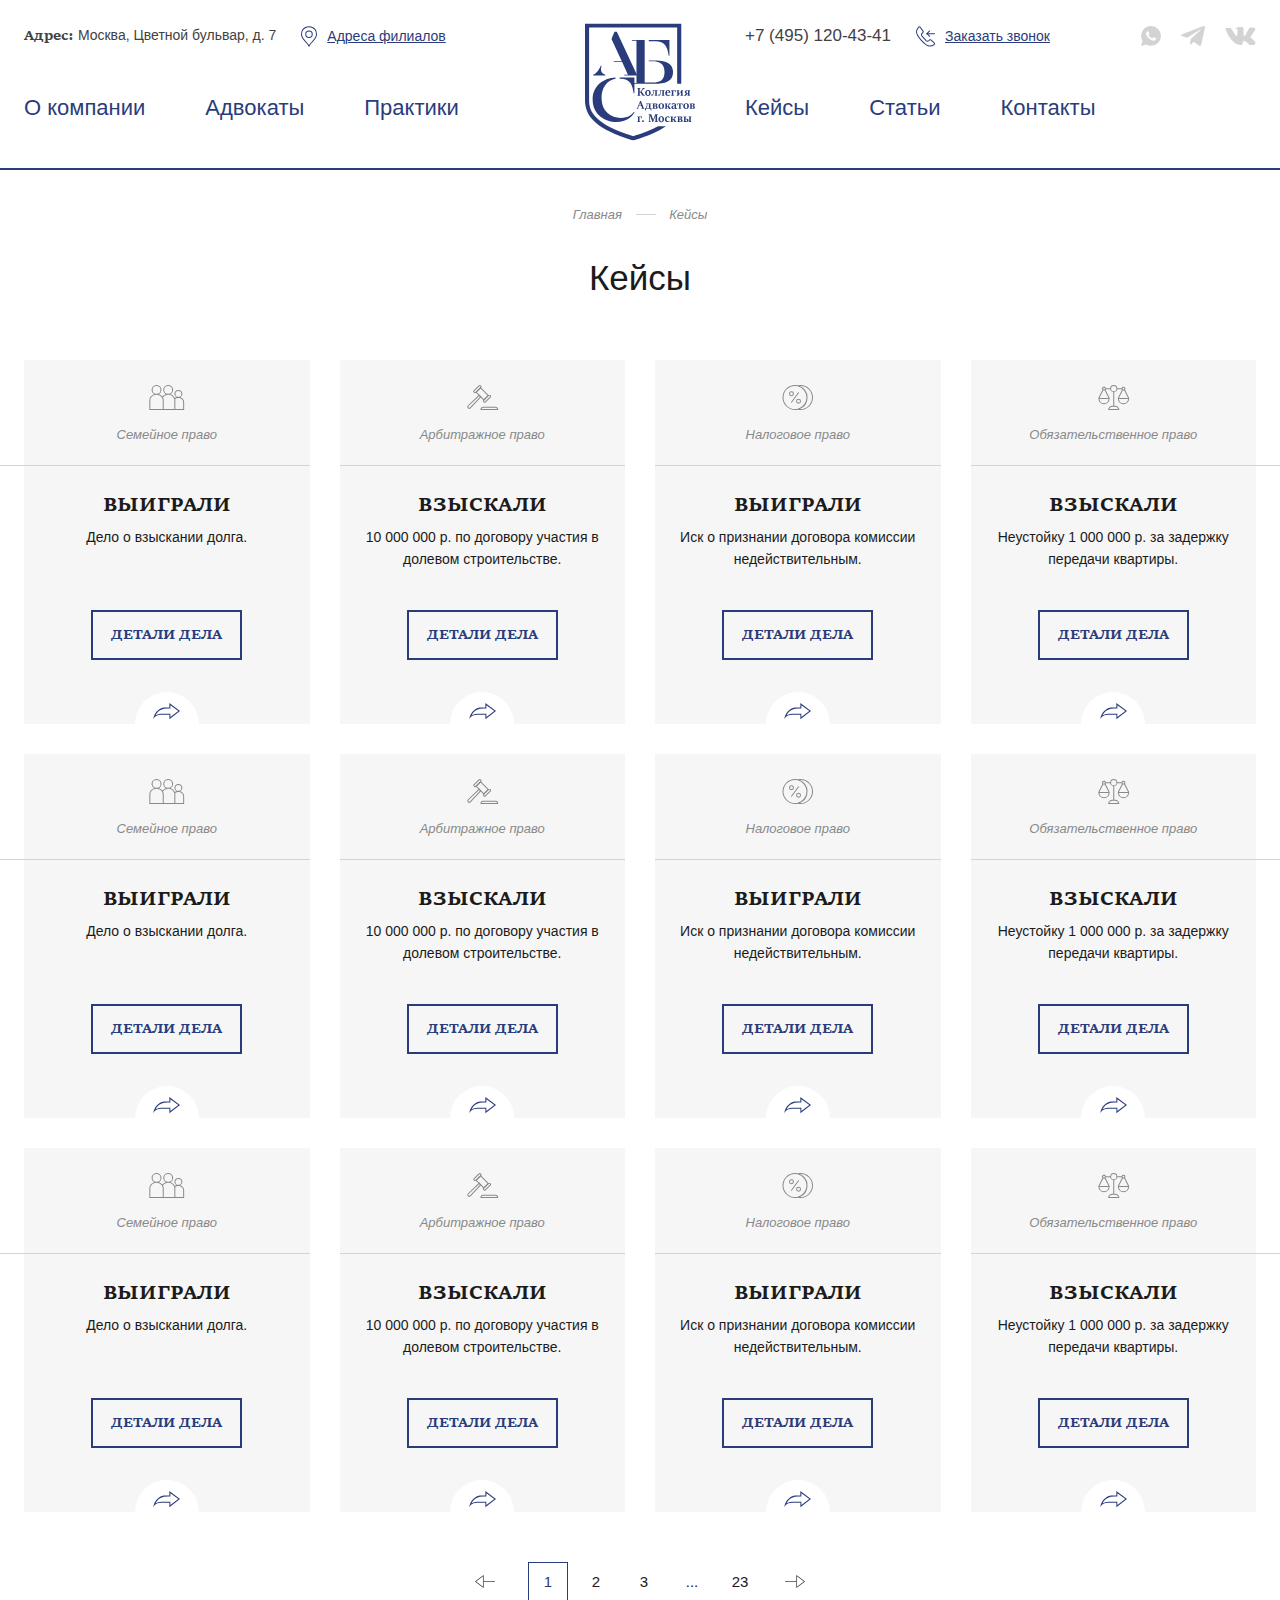
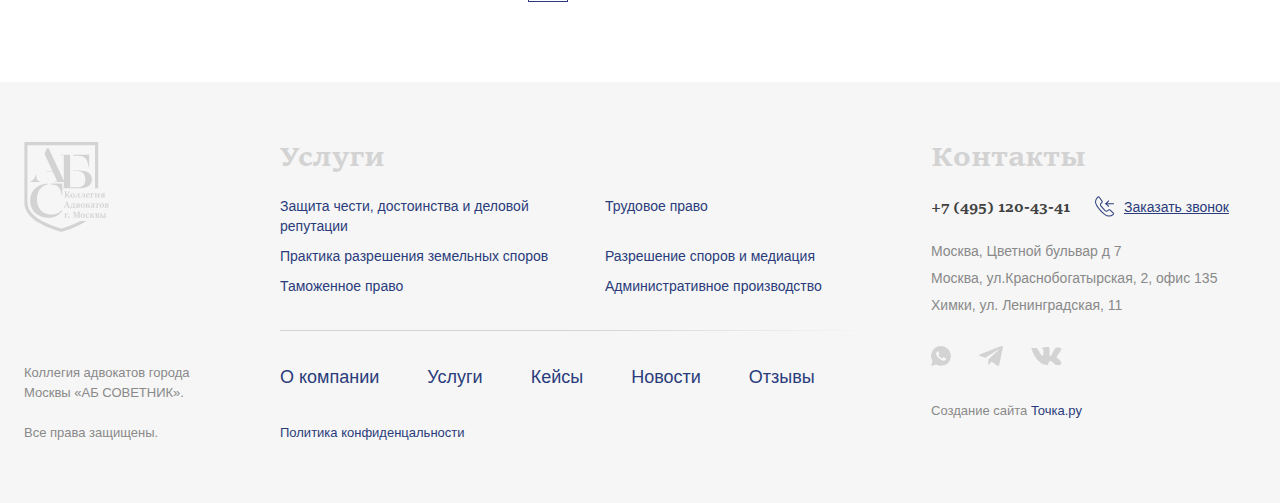
<file: cases.html>
<!DOCTYPE html>
<html lang="ru">
	<head>
		<meta http-equiv="Content-Type" content="text/html; charset=utf-8">

		<!-- Adapting the page for mobile devices -->
		<meta name="viewport" content="width=device-width, initial-scale=1, maximum-scale=1">

		<!-- Prohibition of phone number recognition -->
		<meta name="format-detection" content="telephone=no">
		<meta name="SKYPE_TOOLBAR" content ="SKYPE_TOOLBAR_PARSER_COMPATIBLE">

		<!-- Page title -->
		<title>Заголовок страницы</title>

		<!-- Meta description -->
		<meta name="description" content="">

		<!-- Meta Keywords -->
		<meta name="keywords" content="">

		<!-- Site icon, size 32x32, transparency supported. Recommended format: .ico or .png -->
		<link rel="shortcut icon" href="favicon.png">

		<!-- Changing the color of the mobile browser panel -->
		<meta name="msapplication-TileColor" content="#2a3c7b">
		<meta name="theme-color" content="#2a3c7b">

		<!-- Connecting style files -->
		<link rel="stylesheet" href="css/swiper-bundle.min.css" async>
		<link rel="stylesheet" href="css/swiper.css" async>
		<link rel="stylesheet" href="css/fancybox.css" async>
		<link rel="stylesheet" href="css/styles.css" async>

		<link rel="stylesheet" href="css/response_1487.css" media="print, (max-width: 1487px)" async>
		<link rel="stylesheet" href="css/response_1279.css" media="print, (max-width: 1279px)" async>
		<link rel="stylesheet" href="css/response_1023.css" media="print, (max-width: 1023px)" async>
		<link rel="stylesheet" href="css/response_767.css" media="print, (max-width: 767px)" async>
		<link rel="stylesheet" href="css/response_479.css" media="(max-width: 479px)" async>
	</head>

	<body>
		<div class="wrap">
			<div class="main">
				<header>
					<button class="mob_close_btn"></button>

					<div class="scroll">
						<div class="cont row">
							<div class="col">
								<div class="location"><b>Адрес:</b> Москва, Цветной бульвар, д. 7</div>

								<div class="map_link">
									<button class="btn modal_btn" data-modal="map_modal">
										<svg class="icon"><use xlink:href="images/sprite.svg#ic_location"></use></svg>
										<span>Адреса филиалов</span>
									</button>
								</div>
							</div>

							<a href="/" class="logo">
								<img src="images/logo.svg" alt="">
							</a>

							<div class="col">
								<div class="phone">
									<a href="tel:+74951204341">+7 (495) 120-43-41</a>
								</div>

								<button class="callback_btn modal_btn" data-modal="callback_modal">
									<svg class="icon"><use xlink:href="images/sprite.svg#ic_callback"></use></svg>
									<span>Заказать звонок</span>
								</button>

								<div class="socials">
									<a href="/" target="_blank" rel="noopener nofollow" class="whatsapp_link">
										<svg class="icon"><use xlink:href="images/sprite.svg#ic_whatsapp"></use></svg>
									</a>

									<a href="/" target="_blank" rel="noopener nofollow" class="telegram_link">
										<svg class="icon"><use xlink:href="images/sprite.svg#ic_telegram"></use></svg>
									</a>

									<a href="/" target="_blank" rel="noopener nofollow" class="vk_link">
										<svg class="icon"><use xlink:href="images/sprite.svg#ic_vk"></use></svg>
									</a>
								</div>
							</div>

							<nav class="menu row">
								<div class="col">
									<div class="menu_item">
										<a href="/">О компании</a>
									</div>

									<div class="menu_item">
										<a href="/">Адвокаты</a>
									</div>

									<div class="menu_item">
										<a href="/" class="sub_link">Практики</a>

										<div class="sub_menu">
											<div class="cont">
												<div class="row">
													<div class="col">
														<div>
															<a href="/" class="service sub_link">
																<div class="icon icon1">
																	<svg><use xlink:href="images/sprite.svg#ic_service1"></use></svg>
																</div>

																<div class="name">Семейное, наследственное и жилищное право</div>
															</a>

															<div class="sub">
																<div><a href="/">Развод</a></div>

																<div><a href="/">Признание и оспаривание отцовства</a></div>

																<div><a href="/">Алиментные обязательства</a></div>

																<div><a href="/">Адвокат по наследственным делам</a></div>
															</div>
														</div>

														<div>
															<a href="/" class="service">
																<div class="icon icon5">
																	<svg><use xlink:href="images/sprite.svg#ic_service5"></use></svg>
																</div>

																<div class="name">Уголовно-правовая защита физических лиц</div>
															</a>
														</div>

														<div>
															<a href="/" class="service">
																<div class="icon icon9">
																	<svg><use xlink:href="images/sprite.svg#ic_service9"></use></svg>
																</div>

																<div class="name">Арбитражное право</div>
															</a>
														</div>

														<div>
															<a href="/" class="service">
																<div class="icon icon13">
																	<svg><use xlink:href="images/sprite.svg#ic_service13"></use></svg>
																</div>

																<div class="name">Трудовое право</div>
															</a>
														</div>
													</div>

													<div class="col">
														<div>
															<a href="/" class="service">
																<div class="icon icon2">
																	<svg><use xlink:href="images/sprite.svg#ic_service2"></use></svg>
																</div>

																<div class="name">Налоговое право</div>
															</a>
														</div>

														<div>
															<a href="/" class="service">
																<div class="icon icon6">
																	<svg><use xlink:href="images/sprite.svg#ic_service6"></use></svg>
																</div>

																<div class="name">Уголовно-правовая защита предпринимателей</div>
															</a>
														</div>

														<div>
															<a href="/" class="service">
																<div class="icon icon10">
																	<svg><use xlink:href="images/sprite.svg#ic_service10"></use></svg>
																</div>

																<div class="name">Защита чести, достоинства и деловой репутации</div>
															</a>
														</div>

														<div>
															<a href="/" class="service">
																<div class="icon icon14">
																	<svg><use xlink:href="images/sprite.svg#ic_service14"></use></svg>
																</div>

																<div class="name">Разрешение споров и медиация</div>
															</a>
														</div>
													</div>

													<div class="col">
														<div>
															<a href="/" class="service">
																<div class="icon icon3">
																	<svg><use xlink:href="images/sprite.svg#ic_service3"></use></svg>
																</div>

																<div class="name">Корпоративное право</div>
															</a>
														</div>

														<div>
															<a href="/" class="service">
																<div class="icon icon7">
																	<svg><use xlink:href="images/sprite.svg#ic_service7"></use></svg>
																</div>

																<div class="name">Банкротство и субсидиарная ответственность</div>
															</a>
														</div>

														<div>
															<a href="/" class="service">
																<div class="icon icon11">
																	<svg><use xlink:href="images/sprite.svg#ic_service11"></use></svg>
																</div>

																<div class="name">Практика разрешения земельных споров</div>
															</a>
														</div>

														<div>
															<a href="/" class="service">
																<div class="icon icon15">
																	<svg><use xlink:href="images/sprite.svg#ic_service15"></use></svg>
																</div>

																<div class="name">Административное производство</div>
															</a>
														</div>
													</div>

													<div class="col">
														<div>
															<a href="/" class="service">
																<div class="icon icon4">
																	<svg><use xlink:href="images/sprite.svg#ic_service4"></use></svg>
																</div>

																<div class="name">Обязательственное право</div>
															</a>
														</div>

														<div>
															<a href="/" class="service">
																<div class="icon icon8">
																	<svg><use xlink:href="images/sprite.svg#ic_service8"></use></svg>
																</div>

																<div class="name">Авторское право</div>
															</a>
														</div>

														<div>
															<a href="/" class="service">
																<div class="icon icon12">
																	<svg><use xlink:href="images/sprite.svg#ic_service12"></use></svg>
																</div>

																<div class="name">Таможенное право</div>
															</a>
														</div>

														<div>
															<a href="/" class="service">
																<div class="icon icon16">
																	<svg><use xlink:href="images/sprite.svg#ic_service16"></use></svg>
																</div>

																<div class="name">Внешний юридический<br> департамент</div>
															</a>
														</div>
													</div>
												</div>
											</div>
										</div>
									</div>
								</div>

								<div class="col">
									<div class="menu_item">
										<a href="/">Кейсы</a>
									</div>

									<div class="menu_item">
										<a href="/">Статьи</a>
									</div>

									<div class="menu_item">
										<a href="/">Контакты</a>
									</div>
								</div>
							</nav>
						</div>
					</div>
				</header>


				<section class="mob_header">
					<div class="cont row">
						<a href="/" class="logo">
							<img src="images/logo.svg" alt="">
						</a>

						<div class="contacts">
							<div class="phone">
								<a href="tel:+74951204341">+7 (495) 120-43-41</a>
							</div>

							<button class="callback_btn modal_btn" data-modal="callback_modal">
								<svg class="icon"><use xlink:href="images/sprite.svg#ic_callback"></use></svg>
								<span>Заказать звонок</span>
							</button>

							<div class="socials">
								<a href="/" target="_blank" rel="noopener nofollow" class="whatsapp_link">
									<svg class="icon"><use xlink:href="images/sprite.svg#ic_whatsapp"></use></svg>
								</a>

								<a href="/" target="_blank" rel="noopener nofollow" class="telegram_link">
									<svg class="icon"><use xlink:href="images/sprite.svg#ic_telegram"></use></svg>
								</a>

								<a href="/" target="_blank" rel="noopener nofollow" class="vk_link">
									<svg class="icon"><use xlink:href="images/sprite.svg#ic_vk"></use></svg>
								</a>
							</div>
						</div>

						<button class="mob_menu_btn">
							<span></span>
						</button>
					</div>
				</section>


				<section class="page_head">
					<div class="cont">
						<div class="breadcrumbs">
							<a href="/">Главная</a> <span class="sep"></span>
							<span class="current">Кейсы</span>
						</div>

						<h1 class="page_title">Кейсы</h1>
					</div>
				</section>


				<section class="cases block">
					<div class="cont">
						<div class="row">
							<div class="item">
								<div class="head">
									<div class="icon">
										<svg><use xlink:href="images/sprite.svg#ic_service1"></use></svg>
									</div>

									<div class="service">Семейное право</div>
								</div>

								<div class="name">ВЫИГРАЛИ</div>

								<div class="desc">Дело о взыскании долга.</div>

								<div class="link">
									<a href="/">ДЕТАЛИ ДЕЛА</a>
								</div>

								<a href="/" class="arr">
									<div class="icon">
										<svg><use xlink:href="images/sprite.svg#ic_link"></use></svg>
									</div>

									<span>Ссылка на дело</span>
								</a>
							</div>

							<div class="item">
								<div class="head">
									<div class="icon">
										<svg><use xlink:href="images/sprite.svg#ic_service9"></use></svg>
									</div>

									<div class="service">Арбитражное право</div>
								</div>

								<div class="name">ВЗЫСКАЛИ</div>

								<div class="desc">10 000 000 р. по договору участия в долевом строительстве.</div>

								<div class="link">
									<a href="/">ДЕТАЛИ ДЕЛА</a>
								</div>

								<a href="/" class="arr">
									<div class="icon">
										<svg><use xlink:href="images/sprite.svg#ic_link"></use></svg>
									</div>

									<span>Ссылка на дело</span>
								</a>
							</div>

							<div class="item">
								<div class="head">
									<div class="icon">
										<svg><use xlink:href="images/sprite.svg#ic_service2"></use></svg>
									</div>

									<div class="service">Налоговое право</div>
								</div>

								<div class="name">ВЫИГРАЛИ</div>

								<div class="desc">Иск о признании договора комиссии недействительным.</div>

								<div class="link">
									<a href="/">ДЕТАЛИ ДЕЛА</a>
								</div>

								<a href="/" class="arr">
									<div class="icon">
										<svg><use xlink:href="images/sprite.svg#ic_link"></use></svg>
									</div>

									<span>Ссылка на дело</span>
								</a>
							</div>

							<div class="item">
								<div class="head">
									<div class="icon">
										<svg><use xlink:href="images/sprite.svg#ic_service4"></use></svg>
									</div>

									<div class="service">Обязательственное право</div>
								</div>

								<div class="name">ВЗЫСКАЛИ</div>

								<div class="desc">Неустойку 1 000 000 р. за задержку передачи квартиры.</div>

								<div class="link">
									<a href="/">ДЕТАЛИ ДЕЛА</a>
								</div>

								<a href="/" class="arr">
									<div class="icon">
										<svg><use xlink:href="images/sprite.svg#ic_link"></use></svg>
									</div>

									<span>Ссылка на дело</span>
								</a>
							</div>

							<div class="item">
								<div class="head">
									<div class="icon">
										<svg><use xlink:href="images/sprite.svg#ic_service1"></use></svg>
									</div>

									<div class="service">Семейное право</div>
								</div>

								<div class="name">ВЫИГРАЛИ</div>

								<div class="desc">Дело о взыскании долга.</div>

								<div class="link">
									<a href="/">ДЕТАЛИ ДЕЛА</a>
								</div>

								<a href="/" class="arr">
									<div class="icon">
										<svg><use xlink:href="images/sprite.svg#ic_link"></use></svg>
									</div>

									<span>Ссылка на дело</span>
								</a>
							</div>

							<div class="item">
								<div class="head">
									<div class="icon">
										<svg><use xlink:href="images/sprite.svg#ic_service9"></use></svg>
									</div>

									<div class="service">Арбитражное право</div>
								</div>

								<div class="name">ВЗЫСКАЛИ</div>

								<div class="desc">10 000 000 р. по договору участия в долевом строительстве.</div>

								<div class="link">
									<a href="/">ДЕТАЛИ ДЕЛА</a>
								</div>

								<a href="/" class="arr">
									<div class="icon">
										<svg><use xlink:href="images/sprite.svg#ic_link"></use></svg>
									</div>

									<span>Ссылка на дело</span>
								</a>
							</div>

							<div class="item">
								<div class="head">
									<div class="icon">
										<svg><use xlink:href="images/sprite.svg#ic_service2"></use></svg>
									</div>

									<div class="service">Налоговое право</div>
								</div>

								<div class="name">ВЫИГРАЛИ</div>

								<div class="desc">Иск о признании договора комиссии недействительным.</div>

								<div class="link">
									<a href="/">ДЕТАЛИ ДЕЛА</a>
								</div>

								<a href="/" class="arr">
									<div class="icon">
										<svg><use xlink:href="images/sprite.svg#ic_link"></use></svg>
									</div>

									<span>Ссылка на дело</span>
								</a>
							</div>

							<div class="item">
								<div class="head">
									<div class="icon">
										<svg><use xlink:href="images/sprite.svg#ic_service4"></use></svg>
									</div>

									<div class="service">Обязательственное право</div>
								</div>

								<div class="name">ВЗЫСКАЛИ</div>

								<div class="desc">Неустойку 1 000 000 р. за задержку передачи квартиры.</div>

								<div class="link">
									<a href="/">ДЕТАЛИ ДЕЛА</a>
								</div>

								<a href="/" class="arr">
									<div class="icon">
										<svg><use xlink:href="images/sprite.svg#ic_link"></use></svg>
									</div>

									<span>Ссылка на дело</span>
								</a>
							</div>

							<div class="item">
								<div class="head">
									<div class="icon">
										<svg><use xlink:href="images/sprite.svg#ic_service1"></use></svg>
									</div>

									<div class="service">Семейное право</div>
								</div>

								<div class="name">ВЫИГРАЛИ</div>

								<div class="desc">Дело о взыскании долга.</div>

								<div class="link">
									<a href="/">ДЕТАЛИ ДЕЛА</a>
								</div>

								<a href="/" class="arr">
									<div class="icon">
										<svg><use xlink:href="images/sprite.svg#ic_link"></use></svg>
									</div>

									<span>Ссылка на дело</span>
								</a>
							</div>

							<div class="item">
								<div class="head">
									<div class="icon">
										<svg><use xlink:href="images/sprite.svg#ic_service9"></use></svg>
									</div>

									<div class="service">Арбитражное право</div>
								</div>

								<div class="name">ВЗЫСКАЛИ</div>

								<div class="desc">10 000 000 р. по договору участия в долевом строительстве.</div>

								<div class="link">
									<a href="/">ДЕТАЛИ ДЕЛА</a>
								</div>

								<a href="/" class="arr">
									<div class="icon">
										<svg><use xlink:href="images/sprite.svg#ic_link"></use></svg>
									</div>

									<span>Ссылка на дело</span>
								</a>
							</div>

							<div class="item">
								<div class="head">
									<div class="icon">
										<svg><use xlink:href="images/sprite.svg#ic_service2"></use></svg>
									</div>

									<div class="service">Налоговое право</div>
								</div>

								<div class="name">ВЫИГРАЛИ</div>

								<div class="desc">Иск о признании договора комиссии недействительным.</div>

								<div class="link">
									<a href="/">ДЕТАЛИ ДЕЛА</a>
								</div>

								<a href="/" class="arr">
									<div class="icon">
										<svg><use xlink:href="images/sprite.svg#ic_link"></use></svg>
									</div>

									<span>Ссылка на дело</span>
								</a>
							</div>

							<div class="item">
								<div class="head">
									<div class="icon">
										<svg><use xlink:href="images/sprite.svg#ic_service4"></use></svg>
									</div>

									<div class="service">Обязательственное право</div>
								</div>

								<div class="name">ВЗЫСКАЛИ</div>

								<div class="desc">Неустойку 1 000 000 р. за задержку передачи квартиры.</div>

								<div class="link">
									<a href="/">ДЕТАЛИ ДЕЛА</a>
								</div>

								<a href="/" class="arr">
									<div class="icon">
										<svg><use xlink:href="images/sprite.svg#ic_link"></use></svg>
									</div>

									<span>Ссылка на дело</span>
								</a>
							</div>
						</div>

						<div class="pagination">
							<a href="/" class="prev">
								<svg class="icon"><use xlink:href="images/sprite.svg#ic_arrow_hor"></use></svg>
								<svg class="icon"><use xlink:href="images/sprite.svg#ic_arrow_hor_h"></use></svg>
							</a>

							<a class="active">1</a>
							<a href="/">2</a>
							<a href="/">3</a>
							<div class="sep">...</div>
							<a href="/">23</a>

							<a href="/" class="next">
								<svg class="icon"><use xlink:href="images/sprite.svg#ic_arrow_hor"></use></svg>
								<svg class="icon"><use xlink:href="images/sprite.svg#ic_arrow_hor_h"></use></svg>
							</a>
						</div>
					</div>
				</section>
			</div>


			<footer>
				<div class="cont row">
					<div class="col_left">
						<div class="logo">
							<img src="images/logo_footer.svg" alt="">
						</div>

						<div class="copyright">
							<div>Коллегия адвокатов города Москвы «АБ СОВЕТНИК».</div>

							<div>Все права защищены.</div>
						</div>
					</div>

					<div class="col_center">
						<div class="services_links">
							<div class="title">Услуги</div>

							<div class="items">
								<div><a href="/">Защита чести, достоинства и деловой репутации</a></div>
								<div><a href="/">Трудовое право</a></div>
								<div><a href="/">Практика разрешения земельных споров</a></div>
								<div><a href="/">Разрешение споров и медиация</a></div>
								<div><a href="/">Таможенное право</a></div>
								<div><a href="/">Административное производство</a></div>
							</div>
						</div>

						<div class="menu">
							<div><a href="/">О компании</a></div>
							<div><a href="/">Услуги</a></div>
							<div><a href="/">Кейсы</a></div>
							<div><a href="/">Новости</a></div>
							<div><a href="/">Отзывы</a></div>
						</div>

						<div class="privacy_policy_link">
							<a href="/">Политика конфиденцальности </a>
						</div>
					</div>

					<div class="col_right">
						<div class="contacts">
							<div class="title">Контакты</div>

							<div class="row">
								<div class="phone">
									<a href="tel:+74951204341">+7 (495) 120-43-41</a>
								</div>

								<button class="callback_btn modal_btn" data-modal="callback_modal">
									<svg class="icon"><use xlink:href="images/sprite.svg#ic_callback"></use></svg>
									<span>Заказать звонок</span>
								</button>
							</div>

							<div class="location">
								<div class="address">Москва, Цветной бульвар д 7</div>
								<div class="address">Москва, ул.Краснобогатырская, 2, офис 135</div>
								<div class="address">Химки, ул. Ленинградская, 11</div>
							</div>

							<div class="socials">
								<a href="/" target="_blank" rel="noopener nofollow" class="whatsapp_link">
									<svg class="icon"><use xlink:href="images/sprite.svg#ic_whatsapp"></use></svg>
								</a>

								<a href="/" target="_blank" rel="noopener nofollow" class="telegram_link">
									<svg class="icon"><use xlink:href="images/sprite.svg#ic_telegram"></use></svg>
								</a>

								<a href="/" target="_blank" rel="noopener nofollow" class="vk_link">
									<svg class="icon"><use xlink:href="images/sprite.svg#ic_vk"></use></svg>
								</a>
							</div>

							<div class="creator">
								<a href="/" target="_blank" rel="noopener">Создание сайта <span>Точка.ру</span></a>
							</div>
						</div>
					</div>
				</div>
			</footer>


			<div class="overlay"></div>
		</div>


		<section class="modal" id="callback_modal">
			<div class="modal_title">Обратный звонок</div>

			<form action="" class="form">
				<div class="columns">
					<div class="line">
						<div class="field">
							<input type="text" name="" value="" class="input" placeholder="Ваше имя">
						</div>
					</div>

					<div class="line">
						<div class="field">
							<input type="text" name="" value="" class="input" placeholder="Телефон или e-mail">
						</div>
					</div>
				</div>

				<div class="line">
					<div class="field">
						<textarea name="" placeholder="Сообщение или вопрос"></textarea>
					</div>
				</div>

				<div class="line agree">
					<div class="field">
						<label class="checkbox">
							<input type="checkbox" name="agree">

							<div class="check">
								<svg class="icon"><use xlink:href="images/sprite.svg#ic_check"></use></svg>
							</div>

							<div>Соглашаюсь на обработку моих  персональных  данных и принимаю <a href="/" target="_blank">Политику конфиденциальности</a>.</div>
						</label>
					</div>
				</div>

				<div class="submit">
					<button type="submit" class="submit_btn">ОТПРАВИТЬ</button>
				</div>
			</form>
		</section>


		<section class="modal" id="map_modal">
			<div id="map0" class="map"></div>
		</section>


		<!-- Connecting javascript files -->
		<script src="js/jquery-3.6.3.min.js"></script>
		<script src="js/functions.js"></script>
		<script src="js/swiper-bundle.min.js"></script>
		<script src="js/fancybox.js"></script>
		<script src="js/imask.js"></script>
		<script src="js/nice-select2.js"></script>
		<script src="js/scripts.js"></script>

		<!-- Яндекс карты -->
		<script src="http://api-maps.yandex.ru/2.1.75/?load=package.standard,package.geoObjects&lang=ru-RU"></script>
		<script>
			window.addEventListener('load', function () {
				initMap()
			})
		</script>
	</body>
</html>
</file>
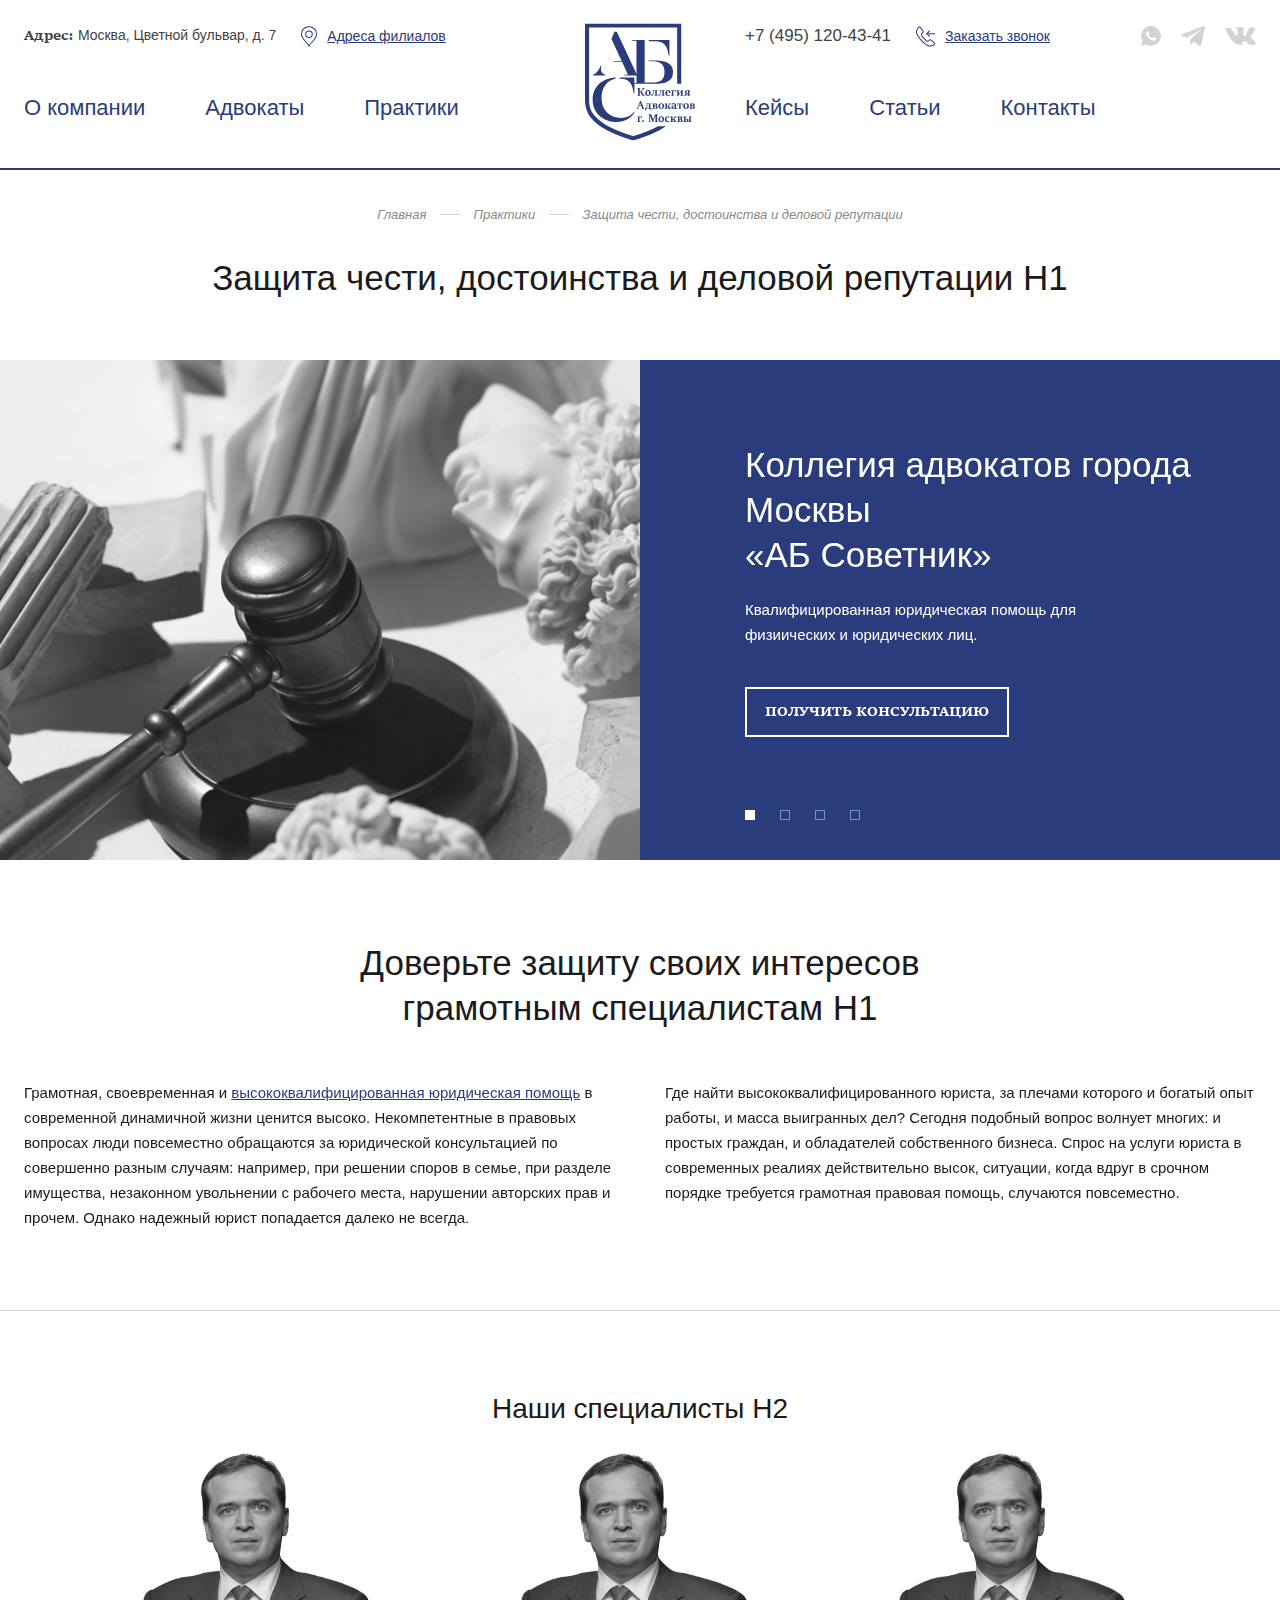
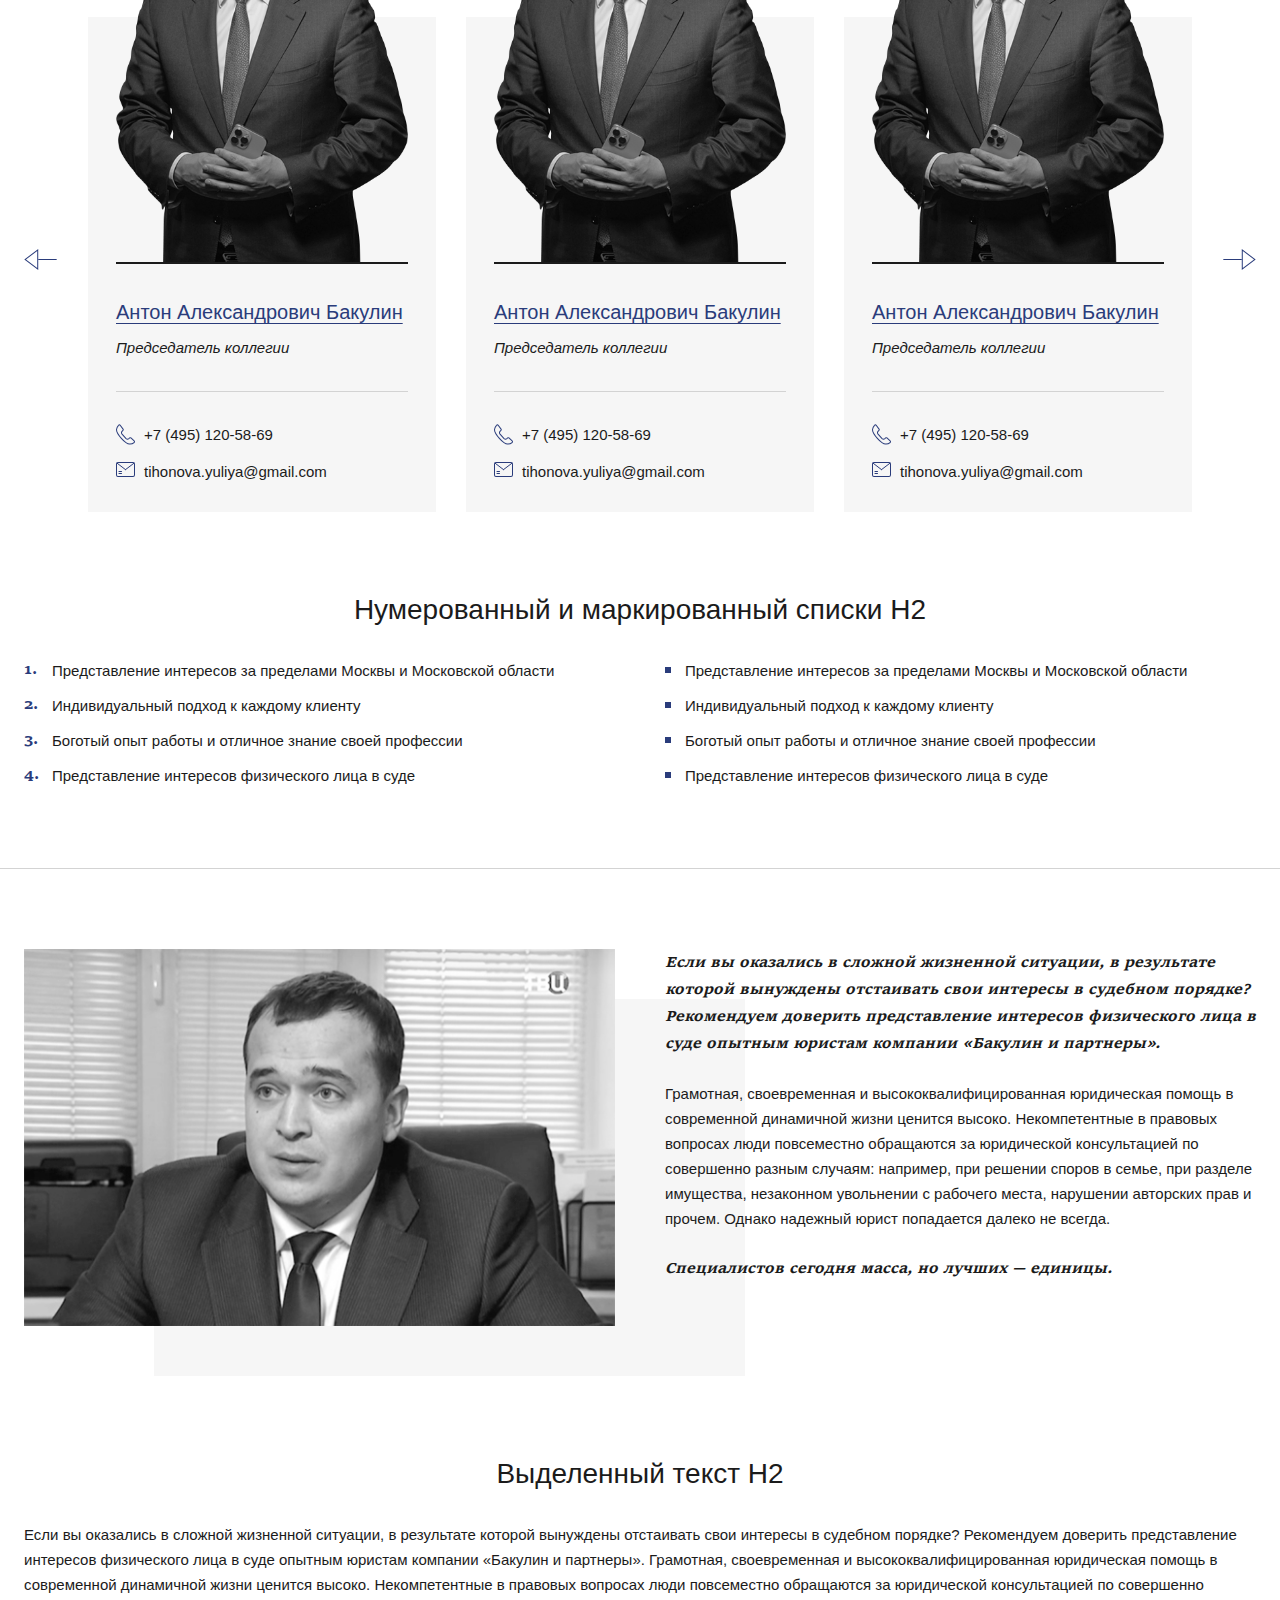
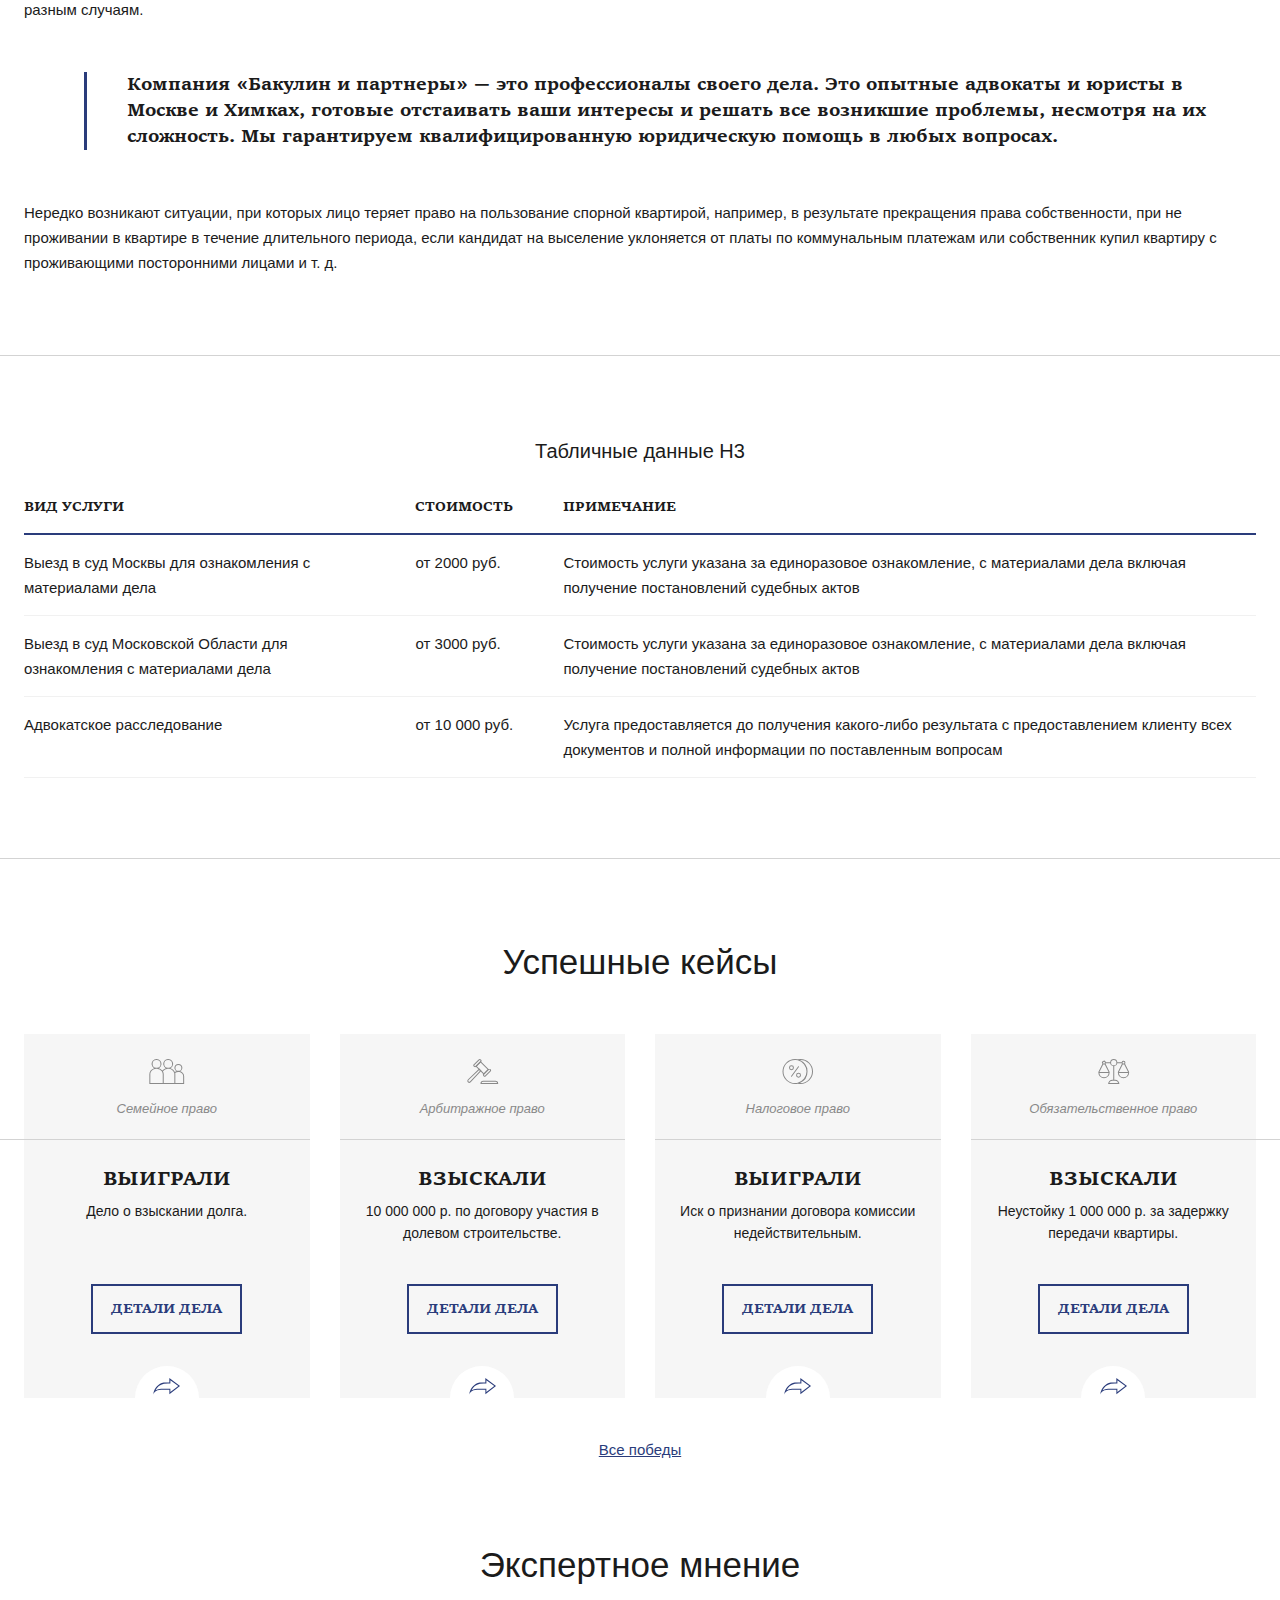
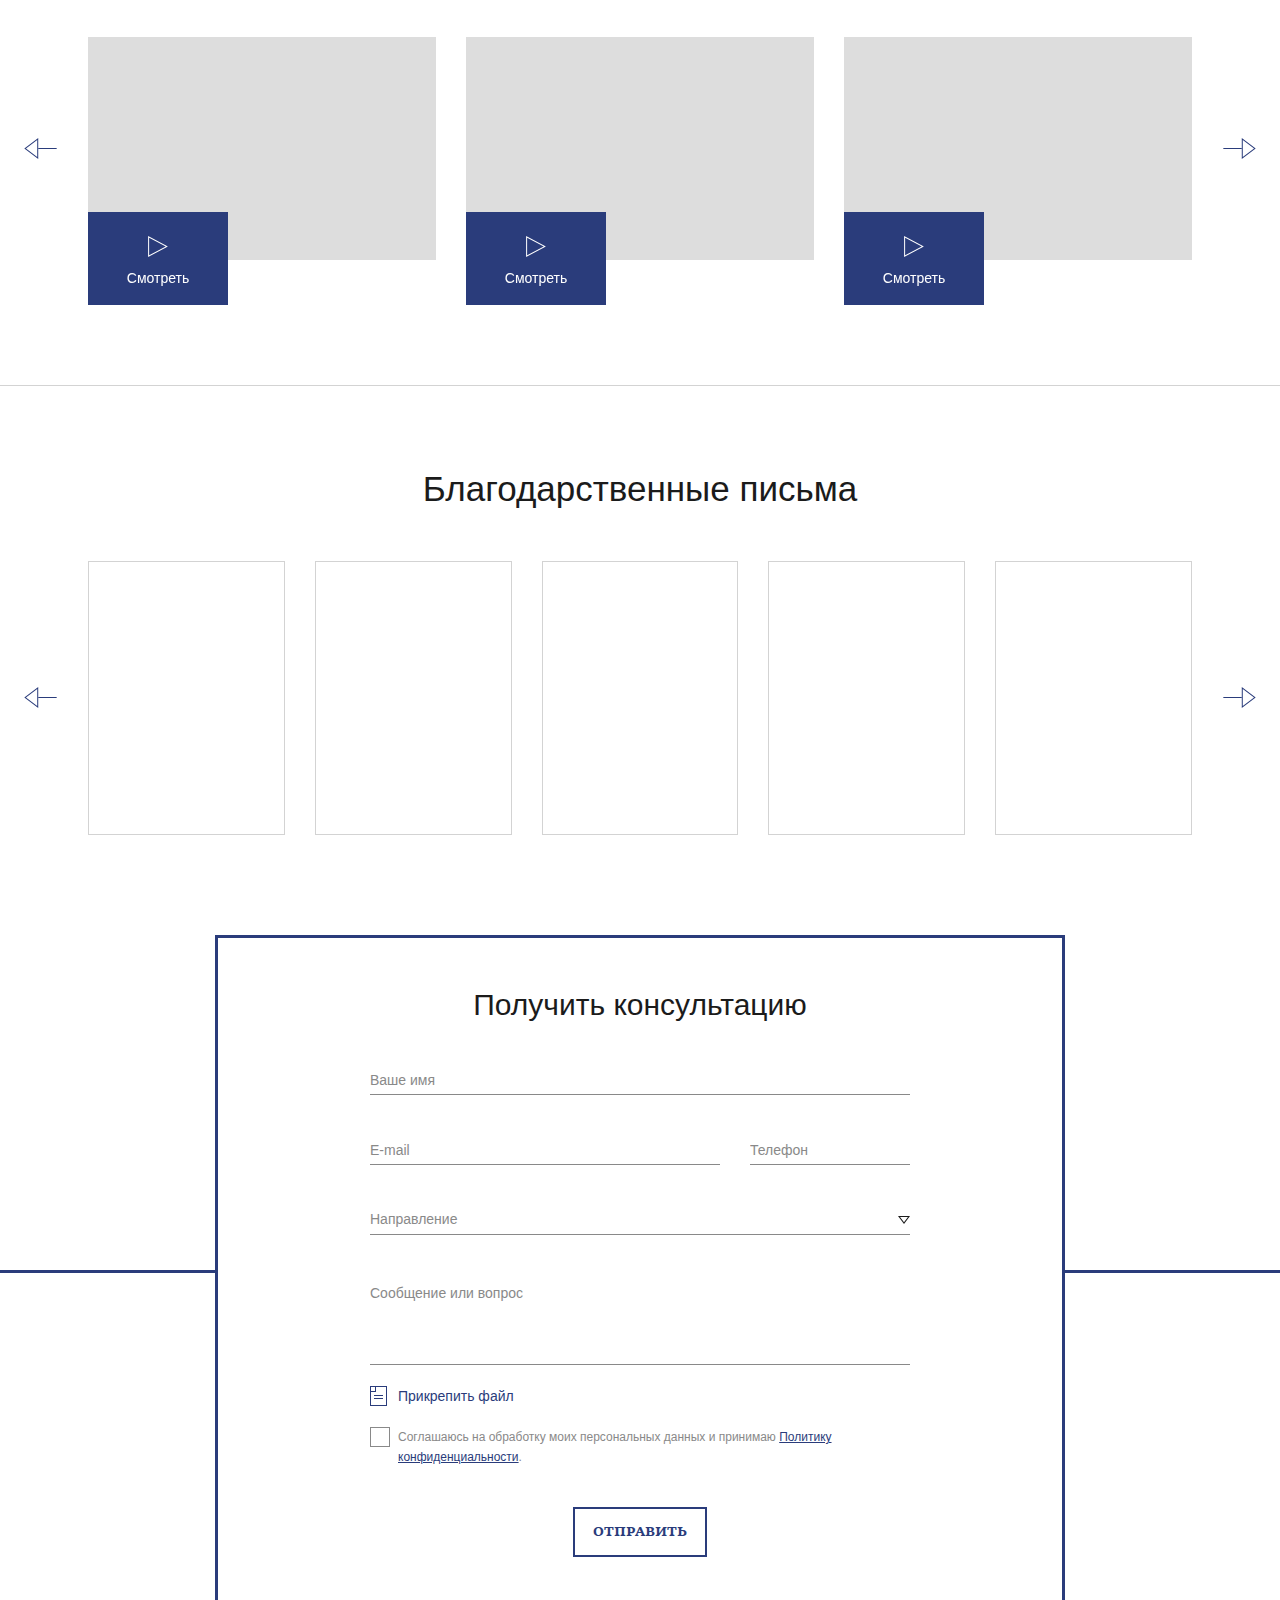
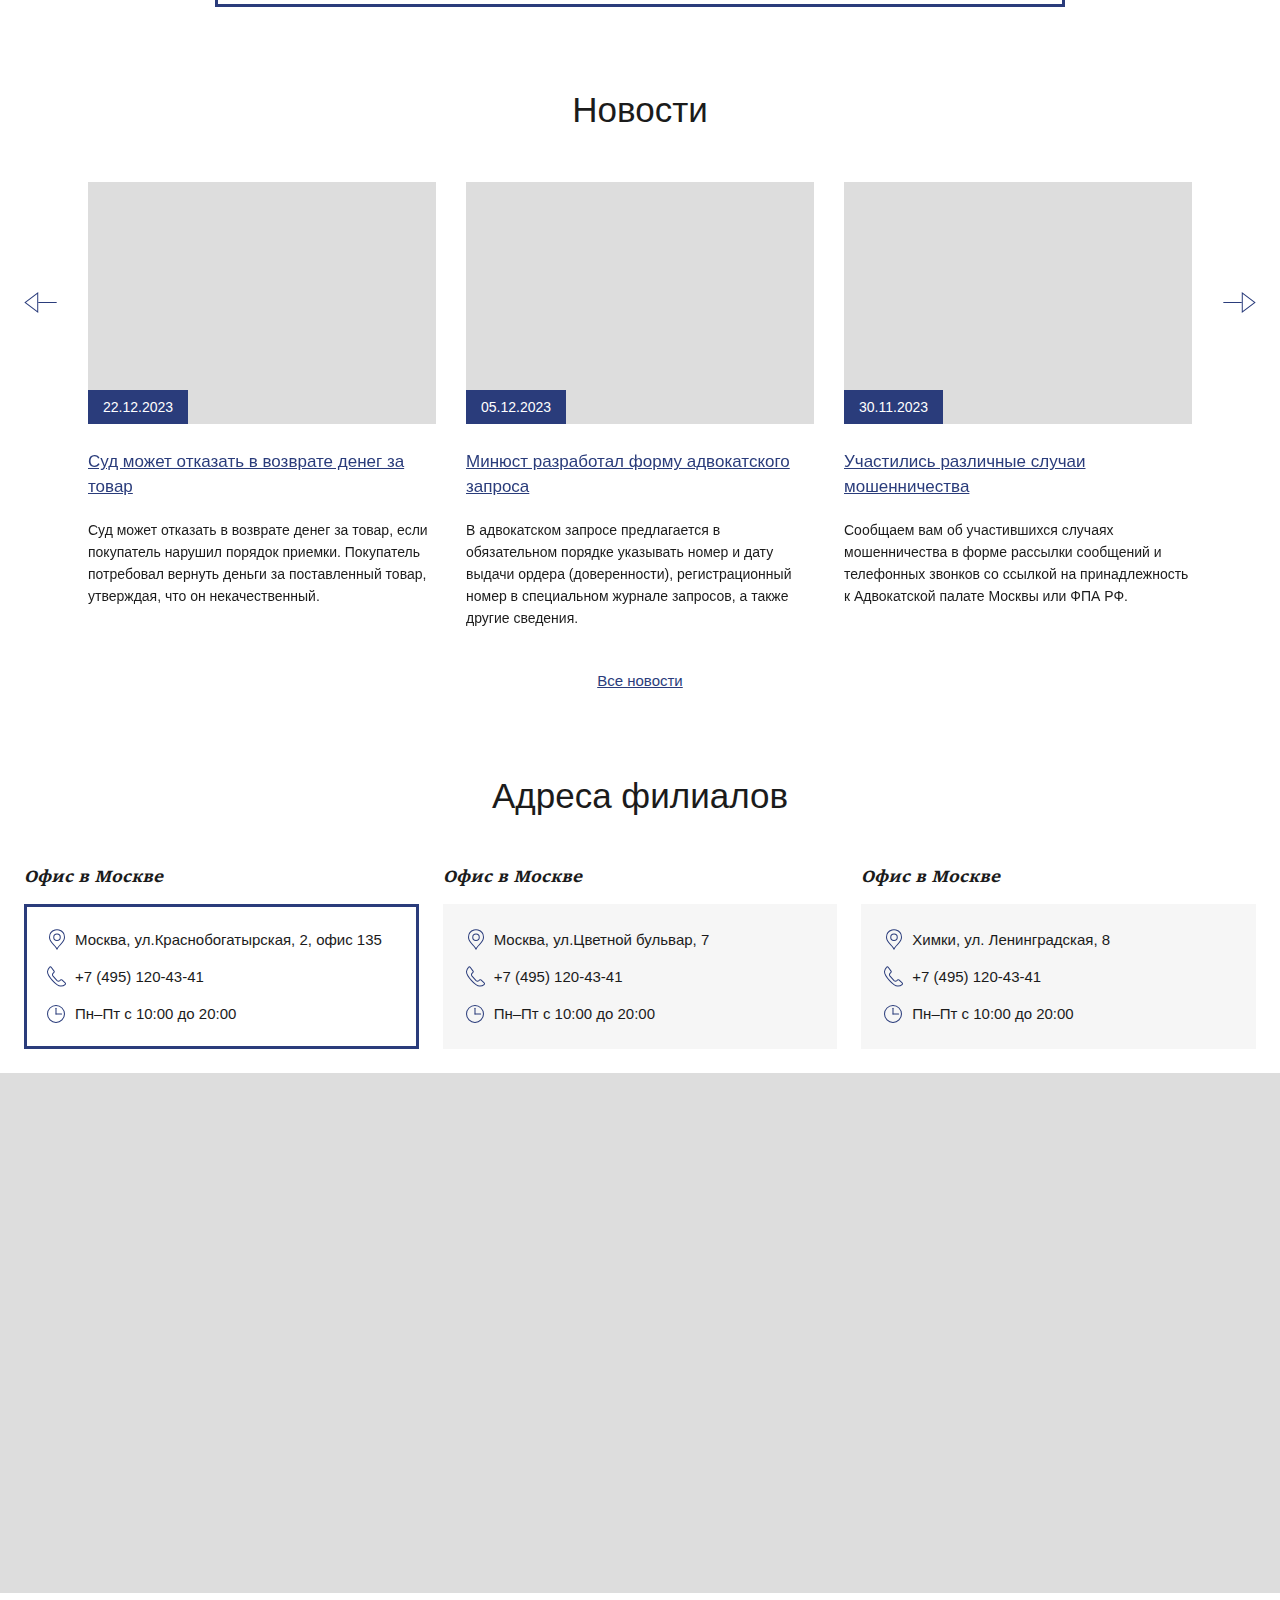
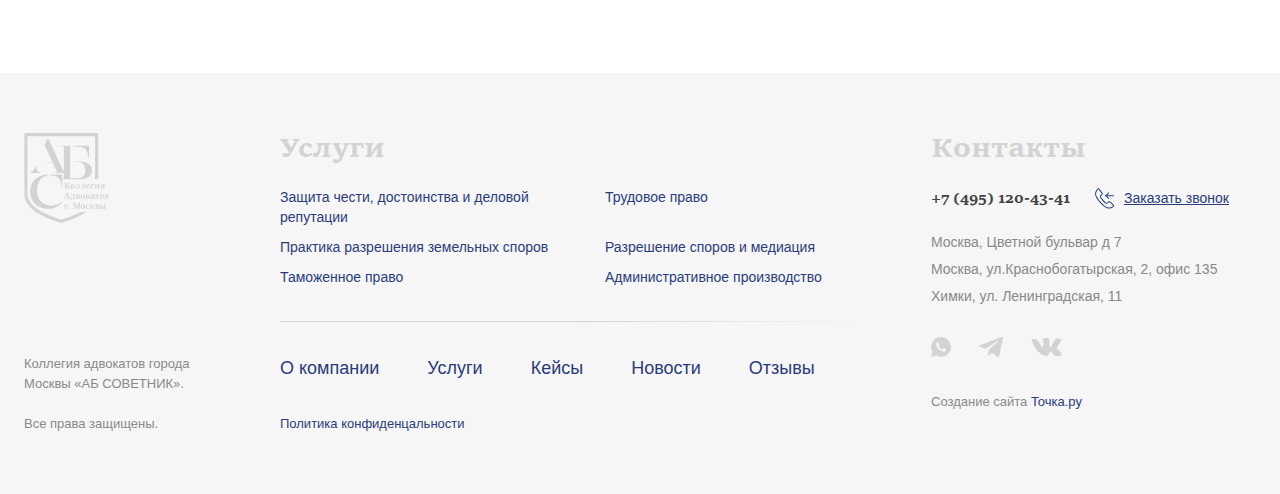
<file: content.html>
<!DOCTYPE html>
<html lang="ru">
	<head>
		<meta http-equiv="Content-Type" content="text/html; charset=utf-8">

		<!-- Adapting the page for mobile devices -->
		<meta name="viewport" content="width=device-width, initial-scale=1, maximum-scale=1">

		<!-- Prohibition of phone number recognition -->
		<meta name="format-detection" content="telephone=no">
		<meta name="SKYPE_TOOLBAR" content ="SKYPE_TOOLBAR_PARSER_COMPATIBLE">

		<!-- Page title -->
		<title>Заголовок страницы</title>

		<!-- Meta description -->
		<meta name="description" content="">

		<!-- Meta Keywords -->
		<meta name="keywords" content="">

		<!-- Site icon, size 32x32, transparency supported. Recommended format: .ico or .png -->
		<link rel="shortcut icon" href="favicon.png">

		<!-- Changing the color of the mobile browser panel -->
		<meta name="msapplication-TileColor" content="#2a3c7b">
		<meta name="theme-color" content="#2a3c7b">

		<!-- Connecting style files -->
		<link rel="stylesheet" href="css/swiper-bundle.min.css" async>
		<link rel="stylesheet" href="css/swiper.css" async>
		<link rel="stylesheet" href="css/fancybox.css" async>
		<link rel="stylesheet" href="css/styles.css" async>

		<link rel="stylesheet" href="css/response_1487.css" media="print, (max-width: 1487px)" async>
		<link rel="stylesheet" href="css/response_1279.css" media="print, (max-width: 1279px)" async>
		<link rel="stylesheet" href="css/response_1023.css" media="print, (max-width: 1023px)" async>
		<link rel="stylesheet" href="css/response_767.css" media="print, (max-width: 767px)" async>
		<link rel="stylesheet" href="css/response_479.css" media="(max-width: 479px)" async>
	</head>

	<body>
		<div class="wrap">
			<div class="main">
				<header>
					<button class="mob_close_btn"></button>

					<div class="scroll">
						<div class="cont row">
							<div class="col">
								<div class="location"><b>Адрес:</b> Москва, Цветной бульвар, д. 7</div>

								<div class="map_link">
									<button class="btn modal_btn" data-modal="map_modal">
										<svg class="icon"><use xlink:href="images/sprite.svg#ic_location"></use></svg>
										<span>Адреса филиалов</span>
									</button>
								</div>
							</div>

							<a href="/" class="logo">
								<img src="images/logo.svg" alt="">
							</a>

							<div class="col">
								<div class="phone">
									<a href="tel:+74951204341">+7 (495) 120-43-41</a>
								</div>

								<button class="callback_btn modal_btn" data-modal="callback_modal">
									<svg class="icon"><use xlink:href="images/sprite.svg#ic_callback"></use></svg>
									<span>Заказать звонок</span>
								</button>

								<div class="socials">
									<a href="/" target="_blank" rel="noopener nofollow" class="whatsapp_link">
										<svg class="icon"><use xlink:href="images/sprite.svg#ic_whatsapp"></use></svg>
									</a>

									<a href="/" target="_blank" rel="noopener nofollow" class="telegram_link">
										<svg class="icon"><use xlink:href="images/sprite.svg#ic_telegram"></use></svg>
									</a>

									<a href="/" target="_blank" rel="noopener nofollow" class="vk_link">
										<svg class="icon"><use xlink:href="images/sprite.svg#ic_vk"></use></svg>
									</a>
								</div>
							</div>

							<nav class="menu row">
								<div class="col">
									<div class="menu_item">
										<a href="/">О компании</a>
									</div>

									<div class="menu_item">
										<a href="/">Адвокаты</a>
									</div>

									<div class="menu_item">
										<a href="/" class="sub_link">Практики</a>

										<div class="sub_menu">
											<div class="cont">
												<div class="row">
													<div class="col">
														<div>
															<a href="/" class="service sub_link">
																<div class="icon icon1">
																	<svg><use xlink:href="images/sprite.svg#ic_service1"></use></svg>
																</div>

																<div class="name">Семейное, наследственное и жилищное право</div>
															</a>

															<div class="sub">
																<div><a href="/">Развод</a></div>

																<div><a href="/">Признание и оспаривание отцовства</a></div>

																<div><a href="/">Алиментные обязательства</a></div>

																<div><a href="/">Адвокат по наследственным делам</a></div>
															</div>
														</div>

														<div>
															<a href="/" class="service">
																<div class="icon icon5">
																	<svg><use xlink:href="images/sprite.svg#ic_service5"></use></svg>
																</div>

																<div class="name">Уголовно-правовая защита физических лиц</div>
															</a>
														</div>

														<div>
															<a href="/" class="service">
																<div class="icon icon9">
																	<svg><use xlink:href="images/sprite.svg#ic_service9"></use></svg>
																</div>

																<div class="name">Арбитражное право</div>
															</a>
														</div>

														<div>
															<a href="/" class="service">
																<div class="icon icon13">
																	<svg><use xlink:href="images/sprite.svg#ic_service13"></use></svg>
																</div>

																<div class="name">Трудовое право</div>
															</a>
														</div>
													</div>

													<div class="col">
														<div>
															<a href="/" class="service">
																<div class="icon icon2">
																	<svg><use xlink:href="images/sprite.svg#ic_service2"></use></svg>
																</div>

																<div class="name">Налоговое право</div>
															</a>
														</div>

														<div>
															<a href="/" class="service">
																<div class="icon icon6">
																	<svg><use xlink:href="images/sprite.svg#ic_service6"></use></svg>
																</div>

																<div class="name">Уголовно-правовая защита предпринимателей</div>
															</a>
														</div>

														<div>
															<a href="/" class="service">
																<div class="icon icon10">
																	<svg><use xlink:href="images/sprite.svg#ic_service10"></use></svg>
																</div>

																<div class="name">Защита чести, достоинства и деловой репутации</div>
															</a>
														</div>

														<div>
															<a href="/" class="service">
																<div class="icon icon14">
																	<svg><use xlink:href="images/sprite.svg#ic_service14"></use></svg>
																</div>

																<div class="name">Разрешение споров и медиация</div>
															</a>
														</div>
													</div>

													<div class="col">
														<div>
															<a href="/" class="service">
																<div class="icon icon3">
																	<svg><use xlink:href="images/sprite.svg#ic_service3"></use></svg>
																</div>

																<div class="name">Корпоративное право</div>
															</a>
														</div>

														<div>
															<a href="/" class="service">
																<div class="icon icon7">
																	<svg><use xlink:href="images/sprite.svg#ic_service7"></use></svg>
																</div>

																<div class="name">Банкротство и субсидиарная ответственность</div>
															</a>
														</div>

														<div>
															<a href="/" class="service">
																<div class="icon icon11">
																	<svg><use xlink:href="images/sprite.svg#ic_service11"></use></svg>
																</div>

																<div class="name">Практика разрешения земельных споров</div>
															</a>
														</div>

														<div>
															<a href="/" class="service">
																<div class="icon icon15">
																	<svg><use xlink:href="images/sprite.svg#ic_service15"></use></svg>
																</div>

																<div class="name">Административное производство</div>
															</a>
														</div>
													</div>

													<div class="col">
														<div>
															<a href="/" class="service">
																<div class="icon icon4">
																	<svg><use xlink:href="images/sprite.svg#ic_service4"></use></svg>
																</div>

																<div class="name">Обязательственное право</div>
															</a>
														</div>

														<div>
															<a href="/" class="service">
																<div class="icon icon8">
																	<svg><use xlink:href="images/sprite.svg#ic_service8"></use></svg>
																</div>

																<div class="name">Авторское право</div>
															</a>
														</div>

														<div>
															<a href="/" class="service">
																<div class="icon icon12">
																	<svg><use xlink:href="images/sprite.svg#ic_service12"></use></svg>
																</div>

																<div class="name">Таможенное право</div>
															</a>
														</div>

														<div>
															<a href="/" class="service">
																<div class="icon icon16">
																	<svg><use xlink:href="images/sprite.svg#ic_service16"></use></svg>
																</div>

																<div class="name">Внешний юридический<br> департамент</div>
															</a>
														</div>
													</div>
												</div>
											</div>
										</div>
									</div>
								</div>

								<div class="col">
									<div class="menu_item">
										<a href="/">Кейсы</a>
									</div>

									<div class="menu_item">
										<a href="/">Статьи</a>
									</div>

									<div class="menu_item">
										<a href="/">Контакты</a>
									</div>
								</div>
							</nav>
						</div>
					</div>
				</header>


				<section class="mob_header">
					<div class="cont row">
						<a href="/" class="logo">
							<img src="images/logo.svg" alt="">
						</a>

						<div class="contacts">
							<div class="phone">
								<a href="tel:+74951204341">+7 (495) 120-43-41</a>
							</div>

							<button class="callback_btn modal_btn" data-modal="callback_modal">
								<svg class="icon"><use xlink:href="images/sprite.svg#ic_callback"></use></svg>
								<span>Заказать звонок</span>
							</button>

							<div class="socials">
								<a href="/" target="_blank" rel="noopener nofollow" class="whatsapp_link">
									<svg class="icon"><use xlink:href="images/sprite.svg#ic_whatsapp"></use></svg>
								</a>

								<a href="/" target="_blank" rel="noopener nofollow" class="telegram_link">
									<svg class="icon"><use xlink:href="images/sprite.svg#ic_telegram"></use></svg>
								</a>

								<a href="/" target="_blank" rel="noopener nofollow" class="vk_link">
									<svg class="icon"><use xlink:href="images/sprite.svg#ic_vk"></use></svg>
								</a>
							</div>
						</div>

						<button class="mob_menu_btn">
							<span></span>
						</button>
					</div>
				</section>


				<section class="page_head">
					<div class="cont">
						<div class="breadcrumbs">
							<a href="/">Главная</a> <span class="sep"></span>
							<a href="/">Практики</a> <span class="sep"></span>
							<span class="current">Защита чести, достоинства и деловой репутации</span>
						</div>

						<h1 class="page_title">Защита чести, достоинства и деловой репутации H1</h1>
					</div>
				</section>


				<section class="main_slider block">
					<div class="swiper">
						<div class="swiper-wrapper">
							<div class="swiper-slide">
								<div class="cont">
									<div class="data">
										<div class="title">Коллегия адвокатов города Москвы <br> «АБ Советник»</div>

										<div class="desc">Квалифицированная юридическая помощь для физиических и юридических лиц.</div>

										<button class="btn modal_btn" data-modal="callback_modal">ПОЛУЧИТЬ КОНСУЛЬТАЦИЮ</button>
									</div>
								</div>

								<img src="images/tmp/main_slider_img.jpg" alt="" class="img" loading="lazy">
							</div>

							<div class="swiper-slide">
								<div class="cont">
									<div class="data">
										<div class="title">Коллегия адвокатов города Москвы <br> «АБ Советник»</div>

										<div class="desc">Квалифицированная юридическая помощь для физиических и юридических лиц.</div>

										<button class="btn modal_btn" data-modal="callback_modal">ПОЛУЧИТЬ КОНСУЛЬТАЦИЮ</button>
									</div>
								</div>

								<img src="images/tmp/main_slider_img.jpg" alt="" class="img" loading="lazy">
							</div>

							<div class="swiper-slide">
								<div class="cont">
									<div class="data">
										<div class="title">Коллегия адвокатов города Москвы <br> «АБ Советник»</div>

										<div class="desc">Квалифицированная юридическая помощь для физиических и юридических лиц.</div>

										<button class="btn modal_btn" data-modal="callback_modal">ПОЛУЧИТЬ КОНСУЛЬТАЦИЮ</button>
									</div>
								</div>

								<img src="images/tmp/main_slider_img.jpg" alt="" class="img" loading="lazy">
							</div>

							<div class="swiper-slide">
								<div class="cont">
									<div class="data">
										<div class="title">Коллегия адвокатов города Москвы <br> «АБ Советник»</div>

										<div class="desc">Квалифицированная юридическая помощь для физиических и юридических лиц.</div>

										<button class="btn modal_btn" data-modal="callback_modal">ПОЛУЧИТЬ КОНСУЛЬТАЦИЮ</button>
									</div>
								</div>

								<img src="images/tmp/main_slider_img.jpg" alt="" class="img" loading="lazy">
							</div>
						</div>

						<div class="swiper-pagination"></div>
					</div>
				</section>


				<section class="block border">
					<div class="cont">
						<div class="block_head">
							<h1 class="title">Доверьте защиту своих интересов<br> грамотным специалистам H1</h1>
						</div>

						<div class="text_block">
							<div class="columns">
								<p>Грамотная, своевременная и <a href="/">высококвалифицированная юридическая помощь</a> в современной динамичной жизни ценится высоко. Некомпетентные в правовых вопросах люди повсеместно обращаются за юридической консультацией по совершенно разным случаям: например, при решении споров в семье, при разделе имущества, незаконном увольнении с рабочего места, нарушении авторских прав и прочем. Однако надежный юрист попадается далеко не всегда.</p>

								<p>Где найти высококвалифицированного юриста, за плечами которого и богатый опыт работы, и масса выигранных дел? Сегодня подобный вопрос волнует  многих: и простых граждан, и обладателей собственного бизнеса. Спрос  на услуги юриста  в современных реалиях действительно высок, ситуации,  когда вдруг в срочном порядке требуется грамотная правовая помощь, случаются повсеместно.</p>
							</div>

							<hr>

							<h2>Наши специалисты H2</h2>

							<div class="specialists">
								<div class="swiper">
									<div class="swiper-wrapper">
										<div class="swiper-slide">
											<div class="person">
												<div class="photo">
													<img src="images/tmp/person_photo1.png" alt="" loading="lazy">
												</div>

												<div class="name">
													<a href="/">Антон Александрович Бакулин</a>
												</div>

												<div class="post">Председатель коллегии</div>

												<div class="contacts">
													<div class="phone">
														<svg class="icon"><use xlink:href="images/sprite.svg#ic_phone"></use></svg>

														<div>
															<div><a href="tel:+74951205869">+7 (495) 120-58-69</a></div>
														</div>
													</div>

													<div class="email">
														<svg class="icon"><use xlink:href="images/sprite.svg#ic_email"></use></svg>

														<div>
															<div><a href="mailto:tihonova.yuliya@gmail.com">tihonova.yuliya@gmail.com</a></div>
														</div>
													</div>
												</div>
											</div>
										</div>

										<div class="swiper-slide">
											<div class="person">
												<div class="photo">
													<img src="images/tmp/person_photo1.png" alt="" loading="lazy">
												</div>

												<div class="name">
													<a href="/">Антон Александрович Бакулин</a>
												</div>

												<div class="post">Председатель коллегии</div>

												<div class="contacts">
													<div class="phone">
														<svg class="icon"><use xlink:href="images/sprite.svg#ic_phone"></use></svg>

														<div>
															<div><a href="tel:+74951205869">+7 (495) 120-58-69</a></div>
														</div>
													</div>

													<div class="email">
														<svg class="icon"><use xlink:href="images/sprite.svg#ic_email"></use></svg>

														<div>
															<div><a href="mailto:tihonova.yuliya@gmail.com">tihonova.yuliya@gmail.com</a></div>
														</div>
													</div>
												</div>
											</div>
										</div>

										<div class="swiper-slide">
											<div class="person">
												<div class="photo">
													<img src="images/tmp/person_photo1.png" alt="" loading="lazy">
												</div>

												<div class="name">
													<a href="/">Антон Александрович Бакулин</a>
												</div>

												<div class="post">Председатель коллегии</div>

												<div class="contacts">
													<div class="phone">
														<svg class="icon"><use xlink:href="images/sprite.svg#ic_phone"></use></svg>

														<div>
															<div><a href="tel:+74951205869">+7 (495) 120-58-69</a></div>
														</div>
													</div>

													<div class="email">
														<svg class="icon"><use xlink:href="images/sprite.svg#ic_email"></use></svg>

														<div>
															<div><a href="mailto:tihonova.yuliya@gmail.com">tihonova.yuliya@gmail.com</a></div>
														</div>
													</div>
												</div>
											</div>
										</div>

										<div class="swiper-slide">
											<div class="person">
												<div class="photo">
													<img src="images/tmp/person_photo1.png" alt="" loading="lazy">
												</div>

												<div class="name">
													<a href="/">Антон Александрович Бакулин</a>
												</div>

												<div class="post">Председатель коллегии</div>

												<div class="contacts">
													<div class="phone">
														<svg class="icon"><use xlink:href="images/sprite.svg#ic_phone"></use></svg>

														<div>
															<div><a href="tel:+74951205869">+7 (495) 120-58-69</a></div>
														</div>
													</div>

													<div class="email">
														<svg class="icon"><use xlink:href="images/sprite.svg#ic_email"></use></svg>

														<div>
															<div><a href="mailto:tihonova.yuliya@gmail.com">tihonova.yuliya@gmail.com</a></div>
														</div>
													</div>
												</div>
											</div>
										</div>

										<div class="swiper-slide">
											<div class="person">
												<div class="photo">
													<img src="images/tmp/person_photo1.png" alt="" loading="lazy">
												</div>

												<div class="name">
													<a href="/">Антон Александрович Бакулин</a>
												</div>

												<div class="post">Председатель коллегии</div>

												<div class="contacts">
													<div class="phone">
														<svg class="icon"><use xlink:href="images/sprite.svg#ic_phone"></use></svg>

														<div>
															<div><a href="tel:+74951205869">+7 (495) 120-58-69</a></div>
														</div>
													</div>

													<div class="email">
														<svg class="icon"><use xlink:href="images/sprite.svg#ic_email"></use></svg>

														<div>
															<div><a href="mailto:tihonova.yuliya@gmail.com">tihonova.yuliya@gmail.com</a></div>
														</div>
													</div>
												</div>
											</div>
										</div>
									</div>

									<div class="swiper-button-prev center">
										<svg class="icon"><use xlink:href="images/sprite.svg#ic_arrow_hor"></use></svg>
										<svg class="icon"><use xlink:href="images/sprite.svg#ic_arrow_hor_h"></use></svg>
									</div>

									<div class="swiper-button-next center">
										<svg class="icon"><use xlink:href="images/sprite.svg#ic_arrow_hor"></use></svg>
										<svg class="icon"><use xlink:href="images/sprite.svg#ic_arrow_hor_h"></use></svg>
									</div>
								</div>
							</div>

							<h2>Нумерованный и маркированный списки H2</h2>

							<div class="cols">
								<div class="col">
									<ol>
										<li>Представление интересов за пределами Москвы и Московской области</li>
										<li>Индивидуальный подход к каждому клиенту</li>
										<li>Боготый опыт работы и отличное знание своей профессии</li>
										<li>Представление интересов физического лица в суде</li>
									</ol>
								</div>

								<div class="col">
									<ul>
										<li>Представление интересов за пределами Москвы и Московской области</li>
										<li>Индивидуальный подход к каждому клиенту</li>
										<li>Боготый опыт работы и отличное знание своей профессии</li>
										<li>Представление интересов физического лица в суде</li>
									</ul>
								</div>
							</div>

							<hr>

							<div class="image_block">
								<div class="image">
									<img src="images/tmp/text_img.jpg" alt="" loading="lazy">
								</div>

								<div>
									<p><b><em>Если вы оказались в сложной жизненной ситуации, в результате которой вынуждены отстаивать свои интересы в судебном порядке? Рекомендуем доверить представление интересов физического лица в суде опытным юристам компании «Бакулин и партнеры».</em></b></p>

									<p>Грамотная, своевременная и высококвалифицированная юридическая помощь в современной динамичной жизни ценится высоко. Некомпетентные в правовых вопросах люди повсеместно обращаются за юридической консультацией по совершенно разным случаям: например, при решении споров в семье, при разделе имущества, незаконном увольнении с рабочего места, нарушении авторских прав и прочем. Однако надежный юрист попадается далеко не всегда.</p>

									<p><b><em>Специалистов сегодня масса, но лучших — единицы.</em></b></p>
								</div>
							</div>

							<h2>Выделенный текст H2</h2>

							<p>Если вы оказались в сложной жизненной ситуации, в результате которой вынуждены отстаивать свои интересы в судебном порядке? Рекомендуем доверить представление интересов физического лица в суде опытным юристам компании «Бакулин и партнеры». Грамотная, своевременная и высококвалифицированная юридическая помощь в современной динамичной жизни ценится высоко. Некомпетентные в правовых вопросах люди повсеместно обращаются за юридической консультацией по совершенно разным случаям.</p>

							<blockquote>Компания «Бакулин и партнеры» — это  профессионалы своего дела. Это опытные адвокаты и юристы в Москве и Химках, готовые отстаивать ваши интересы и решать все возникшие проблемы, несмотря на их сложность. Мы гарантируем квалифицированную юридическую помощь в любых вопросах.</blockquote>

							<p>Нередко возникают ситуации, при которых лицо теряет право на пользование спорной квартирой, например, в результате прекращения права собственности, при не проживании в квартире в течение длительного периода, если кандидат на выселение уклоняется от платы по коммунальным платежам или собственник купил квартиру с проживающими посторонними лицами и т. д.</p>

							<hr>

							<h3>Табличные данные H3</h3>

							<div class="table_wrap">
								<table>
									<thead>
										<tr>
											<th>ВИД УСЛУГИ</th>
											<th>СТОИМОСТЬ</th>
											<th>ПРИМЕЧАНИЕ</th>
										</tr>
									</thead>

									<tbody>
										<tr>
											<td>Выезд в суд Москвы для ознакомления с материалами дела</td>

											<td class="nowrap">от 2000 руб.</td>

											<td>Стоимость услуги указана за единоразовое ознакомление, с материалами дела включая получение постановлений судебных актов</td>
										</tr>

										<tr>
											<td>Выезд в суд Московской Области для ознакомления с материалами дела</td>

											<td class="nowrap">от 3000 руб.</td>

											<td>Стоимость услуги указана за единоразовое ознакомление, с материалами дела включая получение постановлений судебных актов</td>
										</tr>

										<tr>
											<td>Адвокатское расследование</td>

											<td class="nowrap">от 10 000 руб.</td>

											<td>Услуга предоставляется до получения какого-либо результата с предоставлением клиенту всех документов и полной информации по поставленным вопросам</td>
										</tr>
									</tbody>
								</table>
							</div>
						</div>
					</div>
				</section>


				<section class="cases block">
					<div class="cont">
						<div class="block_head">
							<div class="title">Успешные кейсы</div>
						</div>

						<div class="row">
							<div class="item">
								<div class="head">
									<div class="icon">
										<svg><use xlink:href="images/sprite.svg#ic_service1"></use></svg>
									</div>

									<div class="service">Семейное право</div>
								</div>

								<div class="name">ВЫИГРАЛИ</div>

								<div class="desc">Дело о взыскании долга.</div>

								<div class="link">
									<a href="/">ДЕТАЛИ ДЕЛА</a>
								</div>

								<a href="/" class="arr">
									<div class="icon">
										<svg><use xlink:href="images/sprite.svg#ic_link"></use></svg>
									</div>

									<span>Ссылка на дело</span>
								</a>
							</div>

							<div class="item">
								<div class="head">
									<div class="icon">
										<svg><use xlink:href="images/sprite.svg#ic_service9"></use></svg>
									</div>

									<div class="service">Арбитражное право</div>
								</div>

								<div class="name">ВЗЫСКАЛИ</div>

								<div class="desc">10 000 000 р. по договору участия в долевом строительстве.</div>

								<div class="link">
									<a href="/">ДЕТАЛИ ДЕЛА</a>
								</div>

								<a href="/" class="arr">
									<div class="icon">
										<svg><use xlink:href="images/sprite.svg#ic_link"></use></svg>
									</div>

									<span>Ссылка на дело</span>
								</a>
							</div>

							<div class="item">
								<div class="head">
									<div class="icon">
										<svg><use xlink:href="images/sprite.svg#ic_service2"></use></svg>
									</div>

									<div class="service">Налоговое право</div>
								</div>

								<div class="name">ВЫИГРАЛИ</div>

								<div class="desc">Иск о признании договора комиссии недействительным.</div>

								<div class="link">
									<a href="/">ДЕТАЛИ ДЕЛА</a>
								</div>

								<a href="/" class="arr">
									<div class="icon">
										<svg><use xlink:href="images/sprite.svg#ic_link"></use></svg>
									</div>

									<span>Ссылка на дело</span>
								</a>
							</div>

							<div class="item">
								<div class="head">
									<div class="icon">
										<svg><use xlink:href="images/sprite.svg#ic_service4"></use></svg>
									</div>

									<div class="service">Обязательственное право</div>
								</div>

								<div class="name">ВЗЫСКАЛИ</div>

								<div class="desc">Неустойку 1 000 000 р. за задержку передачи квартиры.</div>

								<div class="link">
									<a href="/">ДЕТАЛИ ДЕЛА</a>
								</div>

								<a href="/" class="arr">
									<div class="icon">
										<svg><use xlink:href="images/sprite.svg#ic_link"></use></svg>
									</div>

									<span>Ссылка на дело</span>
								</a>
							</div>
						</div>

						<div class="all_link">
							<a href="/">Все победы</a>
						</div>
					</div>
				</section>


				<section class="videos block border">
					<div class="cont">
						<div class="block_head">
							<div class="title">Экспертное мнение</div>
						</div>

						<div class="swiper">
							<div class="swiper-wrapper">
								<div class="swiper-slide">
									<a href="/video.mp4" data-fancybox="videos" class="video fancy_img">
										<div class="thumb">
											<img src="images/tmp/person_video_thumb1.jpg" alt="" loading="lazy">
										</div>

										<div class="btn">
											<svg class="icon"><use xlink:href="images/sprite.svg#ic_video_play"></use></svg>
											<span>Смотреть</span>
										</div>
									</a>
								</div>

								<div class="swiper-slide">
									<a href="https://www.youtube.com/watch?v=R9Wvg6THqUk&t=1s" data-fancybox="videos" class="video fancy_img">
										<div class="thumb">
											<img src="images/tmp/person_video_thumb2.jpg" alt="" loading="lazy">
										</div>

										<div class="btn">
											<svg class="icon"><use xlink:href="images/sprite.svg#ic_video_play"></use></svg>
											<span>Смотреть</span>
										</div>
									</a>
								</div>

								<div class="swiper-slide">
									<a href="https://www.youtube.com/watch?v=R9Wvg6THqUk&t=1s" data-fancybox="videos" class="video fancy_img">
										<div class="thumb">
											<img src="images/tmp/person_video_thumb3.jpg" alt="" loading="lazy">
										</div>

										<div class="btn">
											<svg class="icon"><use xlink:href="images/sprite.svg#ic_video_play"></use></svg>
											<span>Смотреть</span>
										</div>
									</a>
								</div>

								<div class="swiper-slide">
									<a href="https://www.youtube.com/watch?v=R9Wvg6THqUk&t=1s" data-fancybox="videos" class="video fancy_img">
										<div class="thumb">
											<img src="images/tmp/person_video_thumb1.jpg" alt="" loading="lazy">
										</div>

										<div class="btn">
											<svg class="icon"><use xlink:href="images/sprite.svg#ic_video_play"></use></svg>
											<span>Смотреть</span>
										</div>
									</a>
								</div>

								<div class="swiper-slide">
									<a href="https://www.youtube.com/watch?v=R9Wvg6THqUk&t=1s" data-fancybox="videos" class="video fancy_img">
										<div class="thumb">
											<img src="images/tmp/person_video_thumb2.jpg" alt="" loading="lazy">
										</div>

										<div class="btn">
											<svg class="icon"><use xlink:href="images/sprite.svg#ic_video_play"></use></svg>
											<span>Смотреть</span>
										</div>
									</a>
								</div>

								<div class="swiper-slide">
									<a href="https://www.youtube.com/watch?v=R9Wvg6THqUk&t=1s" data-fancybox="videos" class="video fancy_img">
										<div class="thumb">
											<img src="images/tmp/person_video_thumb3.jpg" alt="" loading="lazy">
										</div>

										<div class="btn">
											<svg class="icon"><use xlink:href="images/sprite.svg#ic_video_play"></use></svg>
											<span>Смотреть</span>
										</div>
									</a>
								</div>
							</div>

							<div class="swiper-button-prev">
								<svg class="icon"><use xlink:href="images/sprite.svg#ic_arrow_hor"></use></svg>
								<svg class="icon"><use xlink:href="images/sprite.svg#ic_arrow_hor_h"></use></svg>
							</div>

							<div class="swiper-button-next">
								<svg class="icon"><use xlink:href="images/sprite.svg#ic_arrow_hor"></use></svg>
								<svg class="icon"><use xlink:href="images/sprite.svg#ic_arrow_hor_h"></use></svg>
							</div>
						</div>
					</div>
				</section>


				<section class="certs block big_m">
					<div class="cont">
						<div class="block_head">
							<div class="title">Благодарственные письма</div>
						</div>

						<div class="swiper">
							<div class="swiper-wrapper">
								<div class="swiper-slide">
									<a href="images/tmp/cert_thumb1.jpg" data-fancybox="certs" class="item fancy_img">
										<div class="thumb">
											<img src="images/tmp/cert_thumb1.jpg" alt="" loading="lazy">

											<div class="icon">
												<svg><use xlink:href="images/sprite.svg#ic_zoom"></use></svg>
											</div>
										</div>
									</a>
								</div>

								<div class="swiper-slide">
									<a href="images/tmp/cert_thumb2.jpg" data-fancybox="certs" class="item fancy_img">
										<div class="thumb">
											<img src="images/tmp/cert_thumb2.jpg" alt="" loading="lazy">

											<div class="icon">
												<svg><use xlink:href="images/sprite.svg#ic_zoom"></use></svg>
											</div>
										</div>
									</a>
								</div>

								<div class="swiper-slide">
									<a href="images/tmp/cert_thumb3.jpg" data-fancybox="certs" class="item fancy_img">
										<div class="thumb">
											<img src="images/tmp/cert_thumb3.jpg" alt="" loading="lazy">

											<div class="icon">
												<svg><use xlink:href="images/sprite.svg#ic_zoom"></use></svg>
											</div>
										</div>
									</a>
								</div>

								<div class="swiper-slide">
									<a href="images/tmp/cert_thumb4.jpg" data-fancybox="certs" class="item fancy_img">
										<div class="thumb">
											<img src="images/tmp/cert_thumb4.jpg" alt="" loading="lazy">

											<div class="icon">
												<svg><use xlink:href="images/sprite.svg#ic_zoom"></use></svg>
											</div>
										</div>
									</a>
								</div>

								<div class="swiper-slide">
									<a href="images/tmp/cert_thumb5.jpg" data-fancybox="certs" class="item fancy_img">
										<div class="thumb">
											<img src="images/tmp/cert_thumb5.jpg" alt="" loading="lazy">

											<div class="icon">
												<svg><use xlink:href="images/sprite.svg#ic_zoom"></use></svg>
											</div>
										</div>
									</a>
								</div>

								<div class="swiper-slide">
									<a href="images/tmp/cert_thumb1.jpg" data-fancybox="certs" class="item fancy_img">
										<div class="thumb">
											<img src="images/tmp/cert_thumb1.jpg" alt="" loading="lazy">

											<div class="icon">
												<svg><use xlink:href="images/sprite.svg#ic_zoom"></use></svg>
											</div>
										</div>
									</a>
								</div>

								<div class="swiper-slide">
									<a href="images/tmp/cert_thumb2.jpg" data-fancybox="certs" class="item fancy_img">
										<div class="thumb">
											<img src="images/tmp/cert_thumb2.jpg" alt="" loading="lazy">

											<div class="icon">
												<svg><use xlink:href="images/sprite.svg#ic_zoom"></use></svg>
											</div>
										</div>
									</a>
								</div>

								<div class="swiper-slide">
									<a href="images/tmp/cert_thumb3.jpg" data-fancybox="certs" class="item fancy_img">
										<div class="thumb">
											<img src="images/tmp/cert_thumb3.jpg" alt="" loading="lazy">

											<div class="icon">
												<svg><use xlink:href="images/sprite.svg#ic_zoom"></use></svg>
											</div>
										</div>
									</a>
								</div>

								<div class="swiper-slide">
									<a href="images/tmp/cert_thumb4.jpg" data-fancybox="certs" class="item fancy_img">
										<div class="thumb">
											<img src="images/tmp/cert_thumb4.jpg" alt="" loading="lazy">

											<div class="icon">
												<svg><use xlink:href="images/sprite.svg#ic_zoom"></use></svg>
											</div>
										</div>
									</a>
								</div>

								<div class="swiper-slide">
									<a href="images/tmp/cert_thumb5.jpg" data-fancybox="certs" class="item fancy_img">
										<div class="thumb">
											<img src="images/tmp/cert_thumb5.jpg" alt="" loading="lazy">

											<div class="icon">
												<svg><use xlink:href="images/sprite.svg#ic_zoom"></use></svg>
											</div>
										</div>
									</a>
								</div>
							</div>

							<div class="swiper-button-prev">
								<svg class="icon"><use xlink:href="images/sprite.svg#ic_arrow_hor"></use></svg>
								<svg class="icon"><use xlink:href="images/sprite.svg#ic_arrow_hor_h"></use></svg>
							</div>

							<div class="swiper-button-next">
								<svg class="icon"><use xlink:href="images/sprite.svg#ic_arrow_hor"></use></svg>
								<svg class="icon"><use xlink:href="images/sprite.svg#ic_arrow_hor_h"></use></svg>
							</div>
						</div>
					</div>
				</section>


				<section class="get_consult block">
					<div class="cont">
						<div class="data">
							<div class="block_title">Получить консультацию</div>

							<form action="" class="form">
								<div class="line">
									<div class="field">
										<input type="text" name="" value="" class="input" placeholder="Ваше имя">
									</div>
								</div>

								<div class="columns">
									<div class="line width2of3">
										<div class="field">
											<input type="email" name="" value="" class="input" placeholder="E-mail">
										</div>
									</div>

									<div class="line width1of3">
										<div class="field">
											<input type="tel" name="" value="" class="input" placeholder="Телефон">
										</div>
									</div>
								</div>

								<div class="line">
									<div class="field">
										<select name="" data-placeholder="Направление">
											<option value="1">Вариант 1</option>
											<option value="2">Вариант 2</option>
											<option value="3">Вариант 3</option>
										</select>

										<svg class="arr" width="12" heigth="8"><use xlink:href="images/sprite.svg#ic_arr_ver"></use></svg>
									</div>
								</div>

								<div class="line">
									<div class="field">
										<textarea name="" placeholder="Сообщение или вопрос"></textarea>
									</div>
								</div>

								<div class="line file">
									<div class="field">
										<label>
											<input type="file" name="file">

											<svg class="icon"><use xlink:href="images/sprite.svg#ic_file"></use></svg>
											<span>Прикрепить файл</span>
										</label>
									</div>
								</div>

								<div class="line agree">
									<div class="field">
										<label class="checkbox">
											<input type="checkbox" name="agree">

											<div class="check">
												<svg class="icon"><use xlink:href="images/sprite.svg#ic_check"></use></svg>
											</div>

											<div>Соглашаюсь на обработку моих  персональных  данных и принимаю <a href="/" target="_blank">Политику конфиденциальности</a>.</div>
										</label>
									</div>
								</div>

								<div class="submit">
									<button type="submit" class="submit_btn">ОТПРАВИТЬ</button>
								</div>
							</form>
						</div>
					</div>
				</section>


				<section class="articles block">
					<div class="cont">
						<div class="block_head">
							<div class="title">Новости</div>
						</div>

						<div class="swiper">
							<div class="swiper-wrapper">
								<div class="swiper-slide">
									<div class="article">
										<a href="/" class="thumb">
											<img src="images/tmp/article_thumb1.jpg" alt="" loading="lazy">

											<div class="date">22.12.2023</div>
										</a>

										<div class="name">
											<a href="/">Суд может отказать в возврате денег за товар</a>
										</div>

										<div class="desc">Суд может отказать в возврате денег за товар, если покупатель нарушил порядок приемки. Покупатель потребовал вернуть деньги за поставленный товар, утверждая, что он некачественный.</div>
									</div>
								</div>

								<div class="swiper-slide">
									<div class="article">
										<a href="/" class="thumb">
											<img src="images/tmp/article_thumb2.jpg" alt="" loading="lazy">

											<div class="date">05.12.2023</div>
										</a>

										<div class="name">
											<a href="/">Минюст разработал форму адвокатского запроса</a>
										</div>

										<div class="desc">В адвокатском запросе предлагается в обязательном порядке указывать номер и дату выдачи ордера (доверенности), регистрационный номер в специальном журнале запросов, а также другие сведения.</div>
									</div>
								</div>

								<div class="swiper-slide">
									<div class="article">
										<a href="/" class="thumb">
											<img src="images/tmp/article_thumb3.jpg" alt="" loading="lazy">

											<div class="date">30.11.2023</div>
										</a>

										<div class="name">
											<a href="/">Участились различные случаи мошенничества</a>
										</div>

										<div class="desc">Сообщаем вам об участившихся случаях мошенничества в форме рассылки сообщений и телефонных звонков со ссылкой на принадлежность к Адвокатской палате Москвы или ФПА РФ.</div>
									</div>
								</div>

								<div class="swiper-slide">
									<div class="article">
										<a href="/" class="thumb">
											<img src="images/tmp/article_thumb1.jpg" alt="" loading="lazy">

											<div class="date">22.12.2023</div>
										</a>

										<div class="name">
											<a href="/">Суд может отказать в возврате денег за товар</a>
										</div>

										<div class="desc">Суд может отказать в возврате денег за товар, если покупатель нарушил порядок приемки. Покупатель потребовал вернуть деньги за поставленный товар, утверждая, что он некачественный.</div>
									</div>
								</div>

								<div class="swiper-slide">
									<div class="article">
										<a href="/" class="thumb">
											<img src="images/tmp/article_thumb2.jpg" alt="" loading="lazy">

											<div class="date">05.12.2023</div>
										</a>

										<div class="name">
											<a href="/">Минюст разработал форму адвокатского запроса</a>
										</div>

										<div class="desc">В адвокатском запросе предлагается в обязательном порядке указывать номер и дату выдачи ордера (доверенности), регистрационный номер в специальном журнале запросов, а также другие сведения.</div>
									</div>
								</div>

								<div class="swiper-slide">
									<div class="article">
										<a href="/" class="thumb">
											<img src="images/tmp/article_thumb3.jpg" alt="" loading="lazy">

											<div class="date">30.11.2023</div>
										</a>

										<div class="name">
											<a href="/">Участились различные случаи мошенничества</a>
										</div>

										<div class="desc">Сообщаем вам об участившихся случаях мошенничества в форме рассылки сообщений и телефонных звонков со ссылкой на принадлежность к Адвокатской палате Москвы или ФПА РФ.</div>
									</div>
								</div>
							</div>

							<div class="swiper-button-prev">
								<svg class="icon"><use xlink:href="images/sprite.svg#ic_arrow_hor"></use></svg>
								<svg class="icon"><use xlink:href="images/sprite.svg#ic_arrow_hor_h"></use></svg>
							</div>

							<div class="swiper-button-next">
								<svg class="icon"><use xlink:href="images/sprite.svg#ic_arrow_hor"></use></svg>
								<svg class="icon"><use xlink:href="images/sprite.svg#ic_arrow_hor_h"></use></svg>
							</div>
						</div>

						<div class="all_link">
							<a href="/">Все новости</a>
						</div>
					</div>
				</section>


				<section class="branches block tabs_container">
					<div class="cont">
						<div class="block_head small_m">
							<div class="title">Адреса филиалов</div>
						</div>


						<div class="tabs">
							<button data-content="#branches_tab1" data-level="level1" class="btn active">
								<div class="name">Офис в Москве</div>

								<div class="contacts">
									<div class="location">
										<svg class="icon"><use xlink:href="images/sprite.svg#ic_location"></use></svg>

										<div>
											<div>Москва, ул.Краснобогатырская, 2, офис 135</div>
										</div>
									</div>

									<div class="phone">
										<svg class="icon"><use xlink:href="images/sprite.svg#ic_phone"></use></svg>

										<div>
											<div><a href="tel:+74951204341">+7 (495) 120-43-41</a></div>
										</div>
									</div>

									<div class="time">
										<svg class="icon"><use xlink:href="images/sprite.svg#ic_time"></use></svg>

										<div>
											<div>Пн–Пт с 10:00 до 20:00</div>
										</div>
									</div>
								</div>
							</button>


							<button data-content="#branches_tab2" data-level="level1" class="btn">
								<div class="name">Офис в Москве</div>

								<div class="contacts">
									<div class="location">
										<svg class="icon"><use xlink:href="images/sprite.svg#ic_location"></use></svg>

										<div>
											<div>Москва, ул.Цветной бульвар, 7</div>
										</div>
									</div>

									<div class="phone">
										<svg class="icon"><use xlink:href="images/sprite.svg#ic_phone"></use></svg>

										<div>
											<div><a href="tel:+74951204341">+7 (495) 120-43-41</a></div>
										</div>
									</div>

									<div class="time">
										<svg class="icon"><use xlink:href="images/sprite.svg#ic_time"></use></svg>

										<div>
											<div>Пн–Пт с 10:00 до 20:00</div>
										</div>
									</div>
								</div>
							</button>


							<button data-content="#branches_tab3" data-level="level1" class="btn">
								<div class="name">Офис в Москве</div>

								<div class="contacts">
									<div class="location">
										<svg class="icon"><use xlink:href="images/sprite.svg#ic_location"></use></svg>

										<div>
											<div>Химки, ул. Ленинградская, 8</div>
										</div>
									</div>

									<div class="phone">
										<svg class="icon"><use xlink:href="images/sprite.svg#ic_phone"></use></svg>

										<div>
											<div><a href="tel:+74951204341">+7 (495) 120-43-41</a></div>
										</div>
									</div>

									<div class="time">
										<svg class="icon"><use xlink:href="images/sprite.svg#ic_time"></use></svg>

										<div>
											<div>Пн–Пт с 10:00 до 20:00</div>
										</div>
									</div>
								</div>
							</button>
						</div>
					</div>


					<div class="tab_content level1 active" id="branches_tab1">
						<div id="map" class="map"></div>
					</div>


					<div class="tab_content level1" id="branches_tab2">
						<div id="map2" class="map"></div>
					</div>


					<div class="tab_content level1" id="branches_tab3">
						<div id="map3" class="map"></div>
					</div>
				</section>
			</div>


			<footer>
				<div class="cont row">
					<div class="col_left">
						<div class="logo">
							<img src="images/logo_footer.svg" alt="">
						</div>

						<div class="copyright">
							<div>Коллегия адвокатов города Москвы «АБ СОВЕТНИК».</div>

							<div>Все права защищены.</div>
						</div>
					</div>

					<div class="col_center">
						<div class="services_links">
							<div class="title">Услуги</div>

							<div class="items">
								<div><a href="/">Защита чести, достоинства и деловой репутации</a></div>
								<div><a href="/">Трудовое право</a></div>
								<div><a href="/">Практика разрешения земельных споров</a></div>
								<div><a href="/">Разрешение споров и медиация</a></div>
								<div><a href="/">Таможенное право</a></div>
								<div><a href="/">Административное производство</a></div>
							</div>
						</div>

						<div class="menu">
							<div><a href="/">О компании</a></div>
							<div><a href="/">Услуги</a></div>
							<div><a href="/">Кейсы</a></div>
							<div><a href="/">Новости</a></div>
							<div><a href="/">Отзывы</a></div>
						</div>

						<div class="privacy_policy_link">
							<a href="/">Политика конфиденцальности </a>
						</div>
					</div>

					<div class="col_right">
						<div class="contacts">
							<div class="title">Контакты</div>

							<div class="row">
								<div class="phone">
									<a href="tel:+74951204341">+7 (495) 120-43-41</a>
								</div>

								<button class="callback_btn modal_btn" data-modal="callback_modal">
									<svg class="icon"><use xlink:href="images/sprite.svg#ic_callback"></use></svg>
									<span>Заказать звонок</span>
								</button>
							</div>

							<div class="location">
								<div class="address">Москва, Цветной бульвар д 7</div>
								<div class="address">Москва, ул.Краснобогатырская, 2, офис 135</div>
								<div class="address">Химки, ул. Ленинградская, 11</div>
							</div>

							<div class="socials">
								<a href="/" target="_blank" rel="noopener nofollow" class="whatsapp_link">
									<svg class="icon"><use xlink:href="images/sprite.svg#ic_whatsapp"></use></svg>
								</a>

								<a href="/" target="_blank" rel="noopener nofollow" class="telegram_link">
									<svg class="icon"><use xlink:href="images/sprite.svg#ic_telegram"></use></svg>
								</a>

								<a href="/" target="_blank" rel="noopener nofollow" class="vk_link">
									<svg class="icon"><use xlink:href="images/sprite.svg#ic_vk"></use></svg>
								</a>
							</div>

							<div class="creator">
								<a href="/" target="_blank" rel="noopener">Создание сайта <span>Точка.ру</span></a>
							</div>
						</div>
					</div>
				</div>
			</footer>


			<div class="overlay"></div>
		</div>


		<section class="modal" id="callback_modal">
			<div class="modal_title">Обратный звонок</div>

			<form action="" class="form">
				<div class="columns">
					<div class="line">
						<div class="field">
							<input type="text" name="" value="" class="input" placeholder="Ваше имя">
						</div>
					</div>

					<div class="line">
						<div class="field">
							<input type="text" name="" value="" class="input" placeholder="Телефон или e-mail">
						</div>
					</div>
				</div>

				<div class="line">
					<div class="field">
						<textarea name="" placeholder="Сообщение или вопрос"></textarea>
					</div>
				</div>

				<div class="line agree">
					<div class="field">
						<label class="checkbox">
							<input type="checkbox" name="agree">

							<div class="check">
								<svg class="icon"><use xlink:href="images/sprite.svg#ic_check"></use></svg>
							</div>

							<div>Соглашаюсь на обработку моих  персональных  данных и принимаю <a href="/" target="_blank">Политику конфиденциальности</a>.</div>
						</label>
					</div>
				</div>

				<div class="submit">
					<button type="submit" class="submit_btn">ОТПРАВИТЬ</button>
				</div>
			</form>
		</section>


		<section class="modal" id="map_modal">
			<div id="map0" class="map"></div>
		</section>


		<!-- Connecting javascript files -->
		<script src="js/jquery-3.6.3.min.js"></script>
		<script src="js/functions.js"></script>
		<script src="js/swiper-bundle.min.js"></script>
		<script src="js/fancybox.js"></script>
		<script src="js/imask.js"></script>
		<script src="js/nice-select2.js"></script>
		<script src="js/scripts.js"></script>

		<!-- Яндекс карты -->
		<script src="http://api-maps.yandex.ru/2.1.75/?load=package.standard,package.geoObjects&lang=ru-RU"></script>
		<script>
			window.addEventListener('load', function () {
				initMap()

				initBranchesMaps()
			})
		</script>
	</body>
</html>
</file>
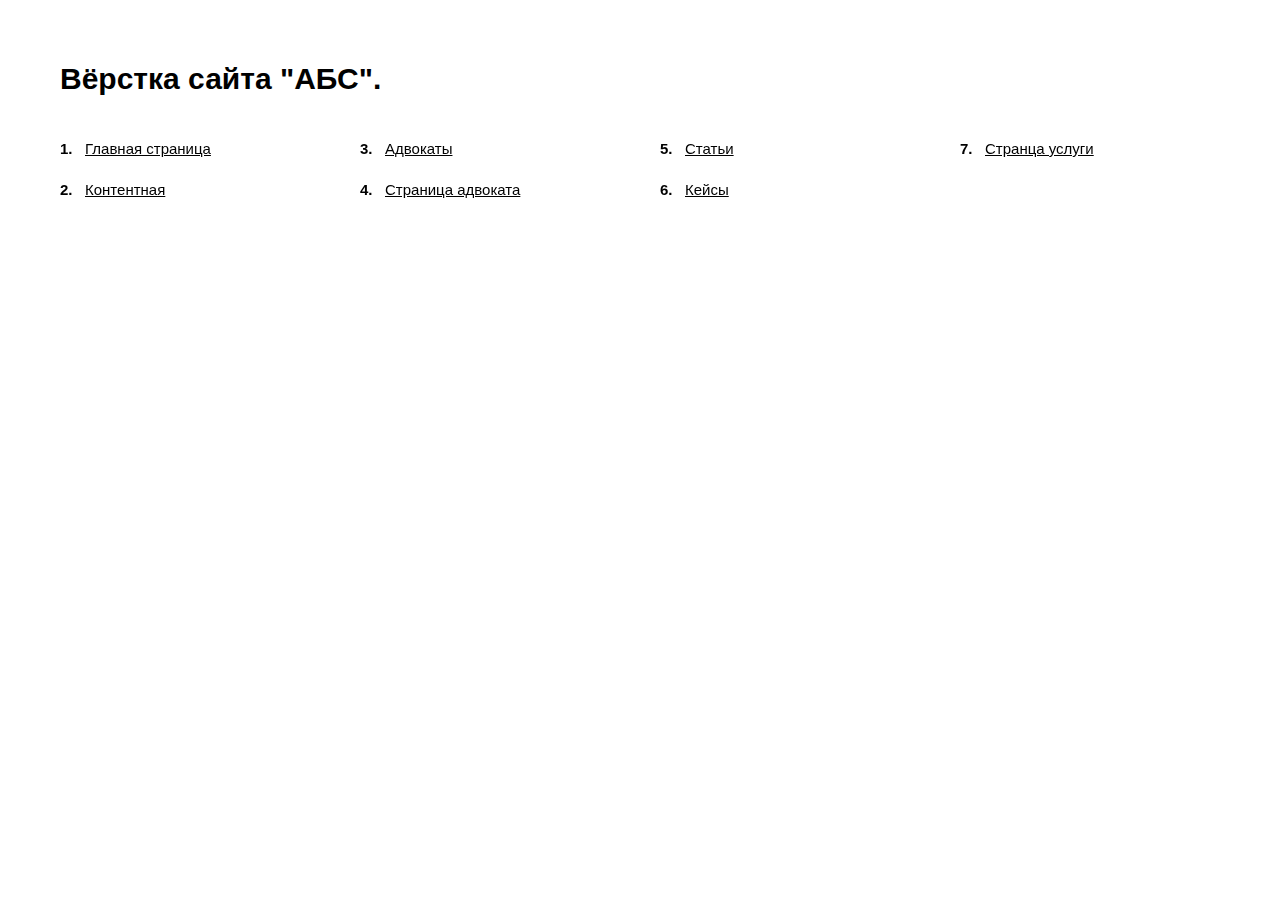
<file: demo_links.html>
<!DOCTYPE html>
<html lang="ru">
	<head>
		<meta http-equiv="Content-Type" content="text/html; charset=utf-8">

		<!-- Адаптирование страницы для мобильных устройств -->
		<meta name="viewport" content="width=device-width, initial-scale=1, maximum-scale=1">

		<!-- Запрет распознования номера телефона -->
		<meta name="format-detection" content="telephone=no">
		<meta name="SKYPE_TOOLBAR" content ="SKYPE_TOOLBAR_PARSER_COMPATIBLE">

		<style>
			*
			{
			    box-sizing: border-box;
			    margin: 0;
			    padding: 0;
			}

			*:before,
			*:after
			{
			    box-sizing: border-box;
			}


			.demo_links
			{
			    padding: 60px;
			}

			.demo_links .title
			{
			    font-family: Arial, 'Helvetica Neue', Helvetica, sans-serif;
			    font-size: 30px;
			    font-weight: 700;
			    line-height: 38px;

			    margin-bottom: 40px;
			}

			.demo_links ol
			{
			    font-family: Arial, 'Helvetica Neue', Helvetica, sans-serif;
			    font-size: 15px;
			    line-height: 21px;

			    counter-reset: li;

			    column-gap: 40px;
			    column-count: 4;
			}

			.demo_links ol li
			{
			    position: relative;

			    display: block;
			    overflow: hidden;

			    padding-left: 25px;

			    list-style-type: none;

			    transform: translateZ(0);

			    --webkit-column-break-inside: avoid;
			    page-break-inside: avoid;
			    break-inside: avoid;
			}

			.demo_links ol li + li
			{
			    margin-top: 20px;
			}

			.demo_links ol li:before
			{
			    color: var(--text_color);
			    font-weight: 700;

			    position: absolute;
			    top: 0;
			    left: 0;

			    content: counters(li, '.') '.';
			    counter-increment: li;
			}


			.demo_links li a
			{
			    color: #000;
			}

			.demo_links li a:hover
			{
			    text-decoration: none;
			}


			@media (max-width: 1279px)
			{
			    .demo_links ol
			    {
			        column-count: 3;
			    }
			}


			@media (max-width: 1023px)
			{
			    .demo_links
			    {
			        padding: 40px;
			    }

			    .demo_links .title
			    {
			        font-size: 28px;
			        line-height: 34px;

			        margin-bottom: 25px;
			    }

			    .demo_links ol
			    {
			        column-count: 2;
			    }
			}


			@media (max-width: 767px)
			{
			    .demo_links
			    {
			        padding: 30px;
			    }

			    .demo_links .title
			    {
			        font-size: 26px;
			        line-height: 32px;
			    }

			    .demo_links ol
			    {
			        column-gap: 40px;
			    }
			}


			@media (max-width: 479px)
			{
			    .demo_links
			    {
			        padding: 20px;
			    }

			    .demo_links .title
			    {
			        font-size: 22px;
			        line-height: 28px;

			        margin-bottom: 25px;
			    }

			    .demo_links ol
			    {
			        column-count: 1;
			    }

			    .demo_links ol li + li
			    {
			        margin-top: 15px;
			    }
			}

		</style>
	</head>

	<body>
		<div class="demo_links">
			<div class="title">Вёрстка сайта "АБС".</div>

			<ol>
				<li><a href="./index.html" target="_blank">Главная страница</a></li>
				<li><a href="./content.html" target="_blank">Контентная</a></li>
				<li><a href="./lawyers.html" target="_blank">Адвокаты</a></li>
				<li><a href="./person.html" target="_blank">Страница адвоката</a></li>
				<li><a href="./articles.html" target="_blank">Статьи</a></li>
				<li><a href="./cases.html" target="_blank">Кейсы</a></li>
				<li><a href="./service.html" target="_blank">Странца услуги</a></li>
			</ol>
		</div>
	</body>
</html>
</file>
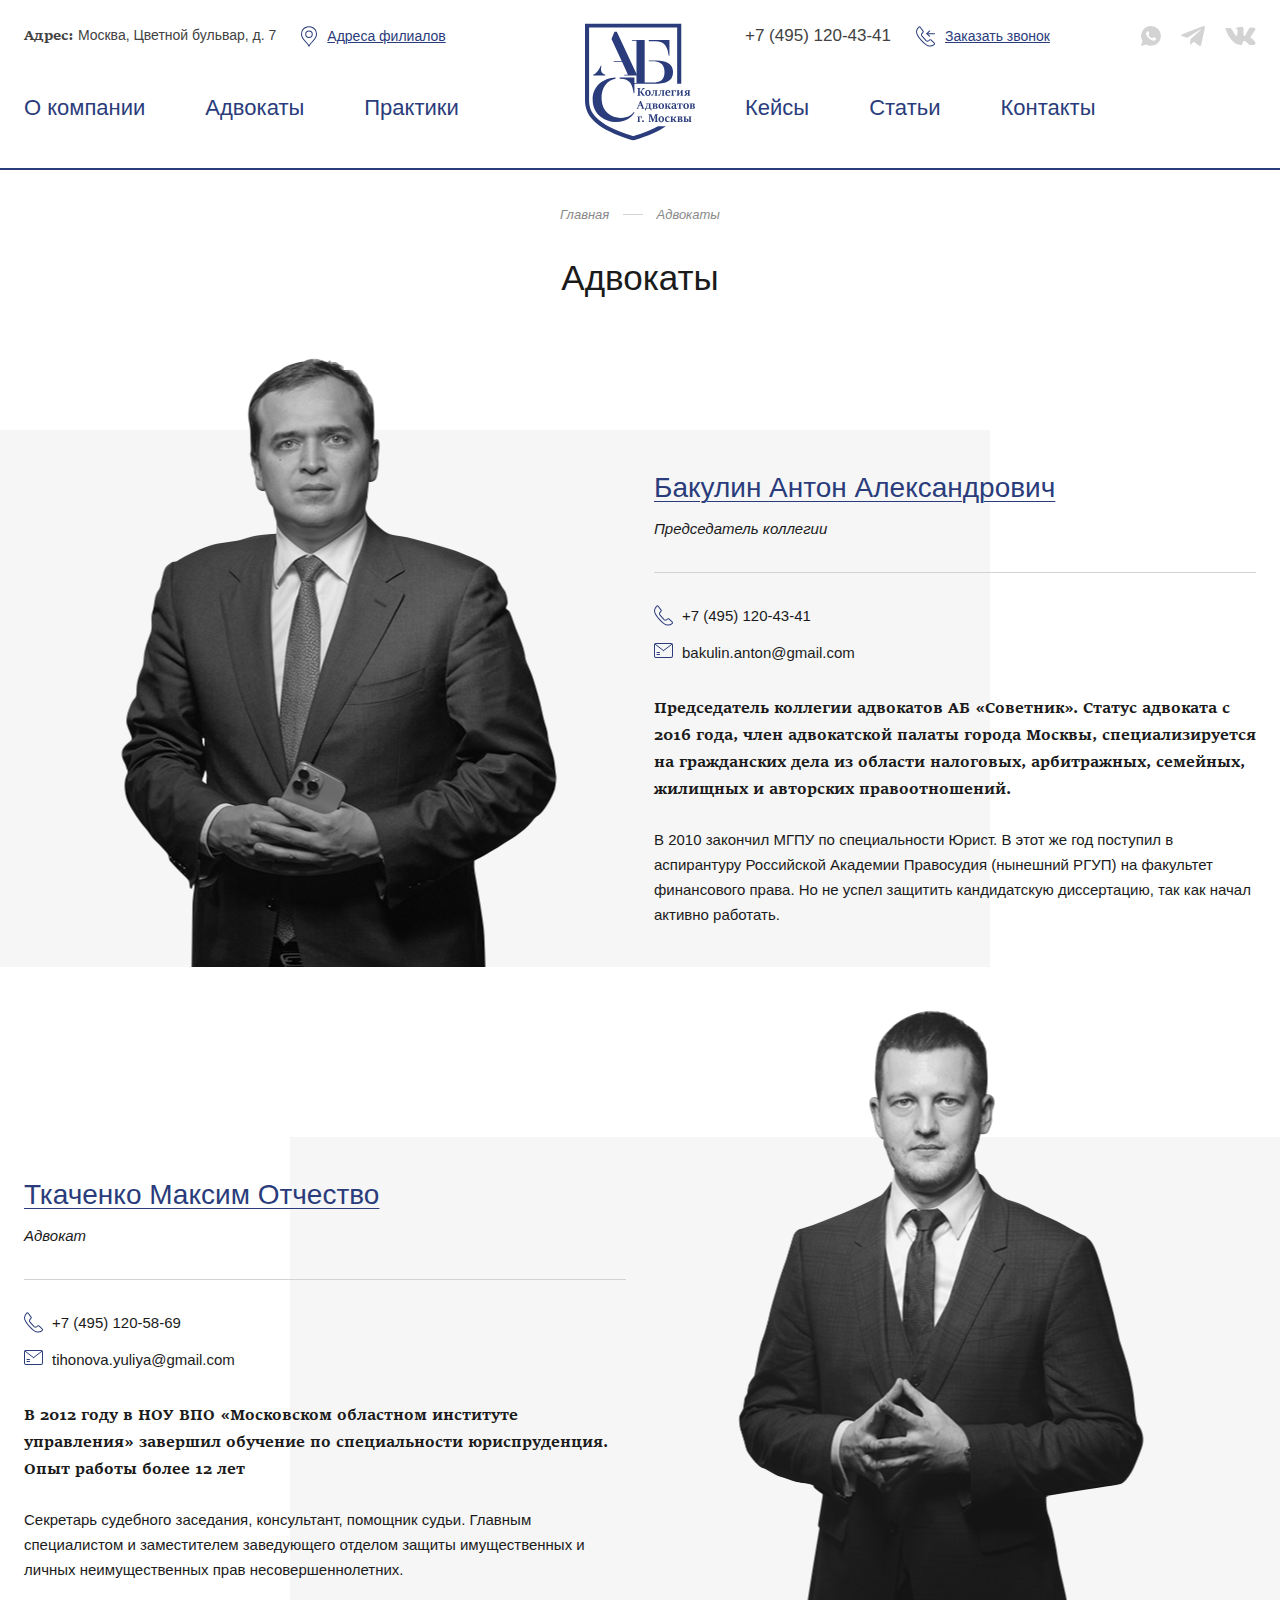
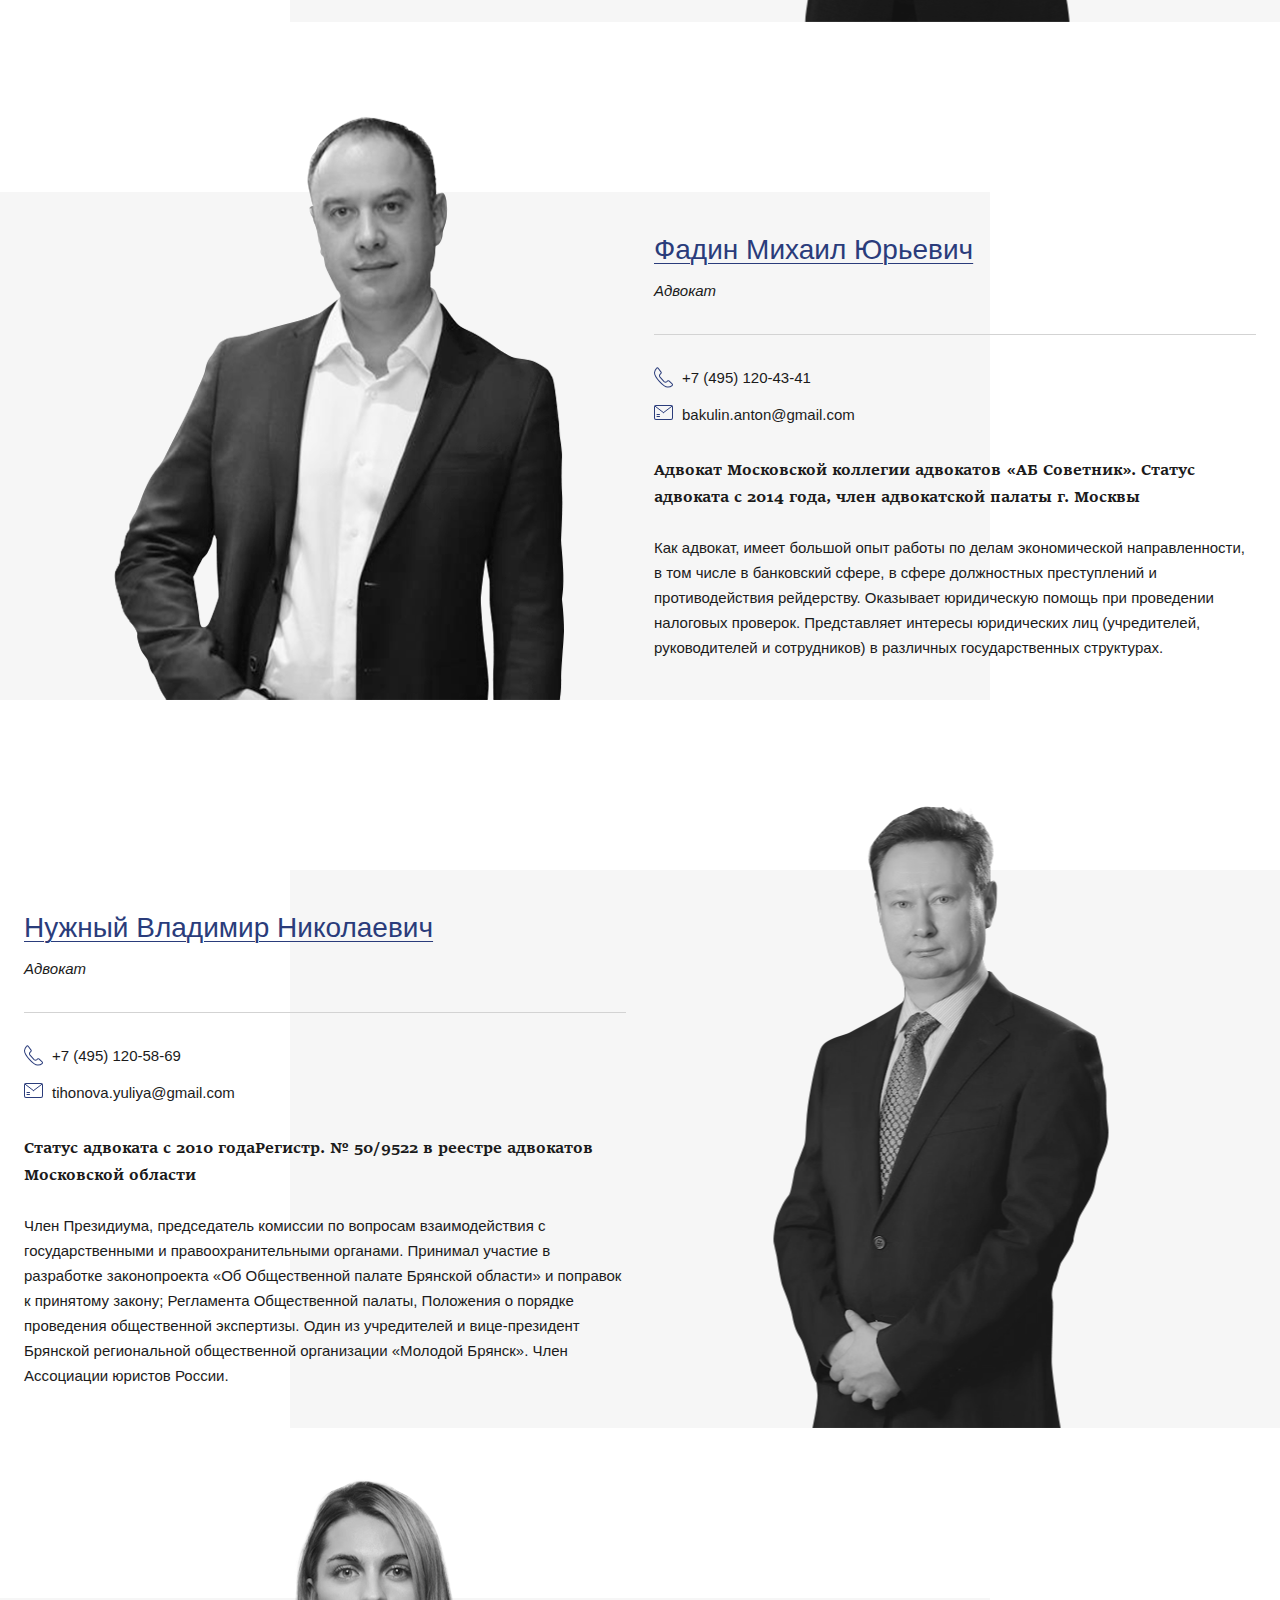
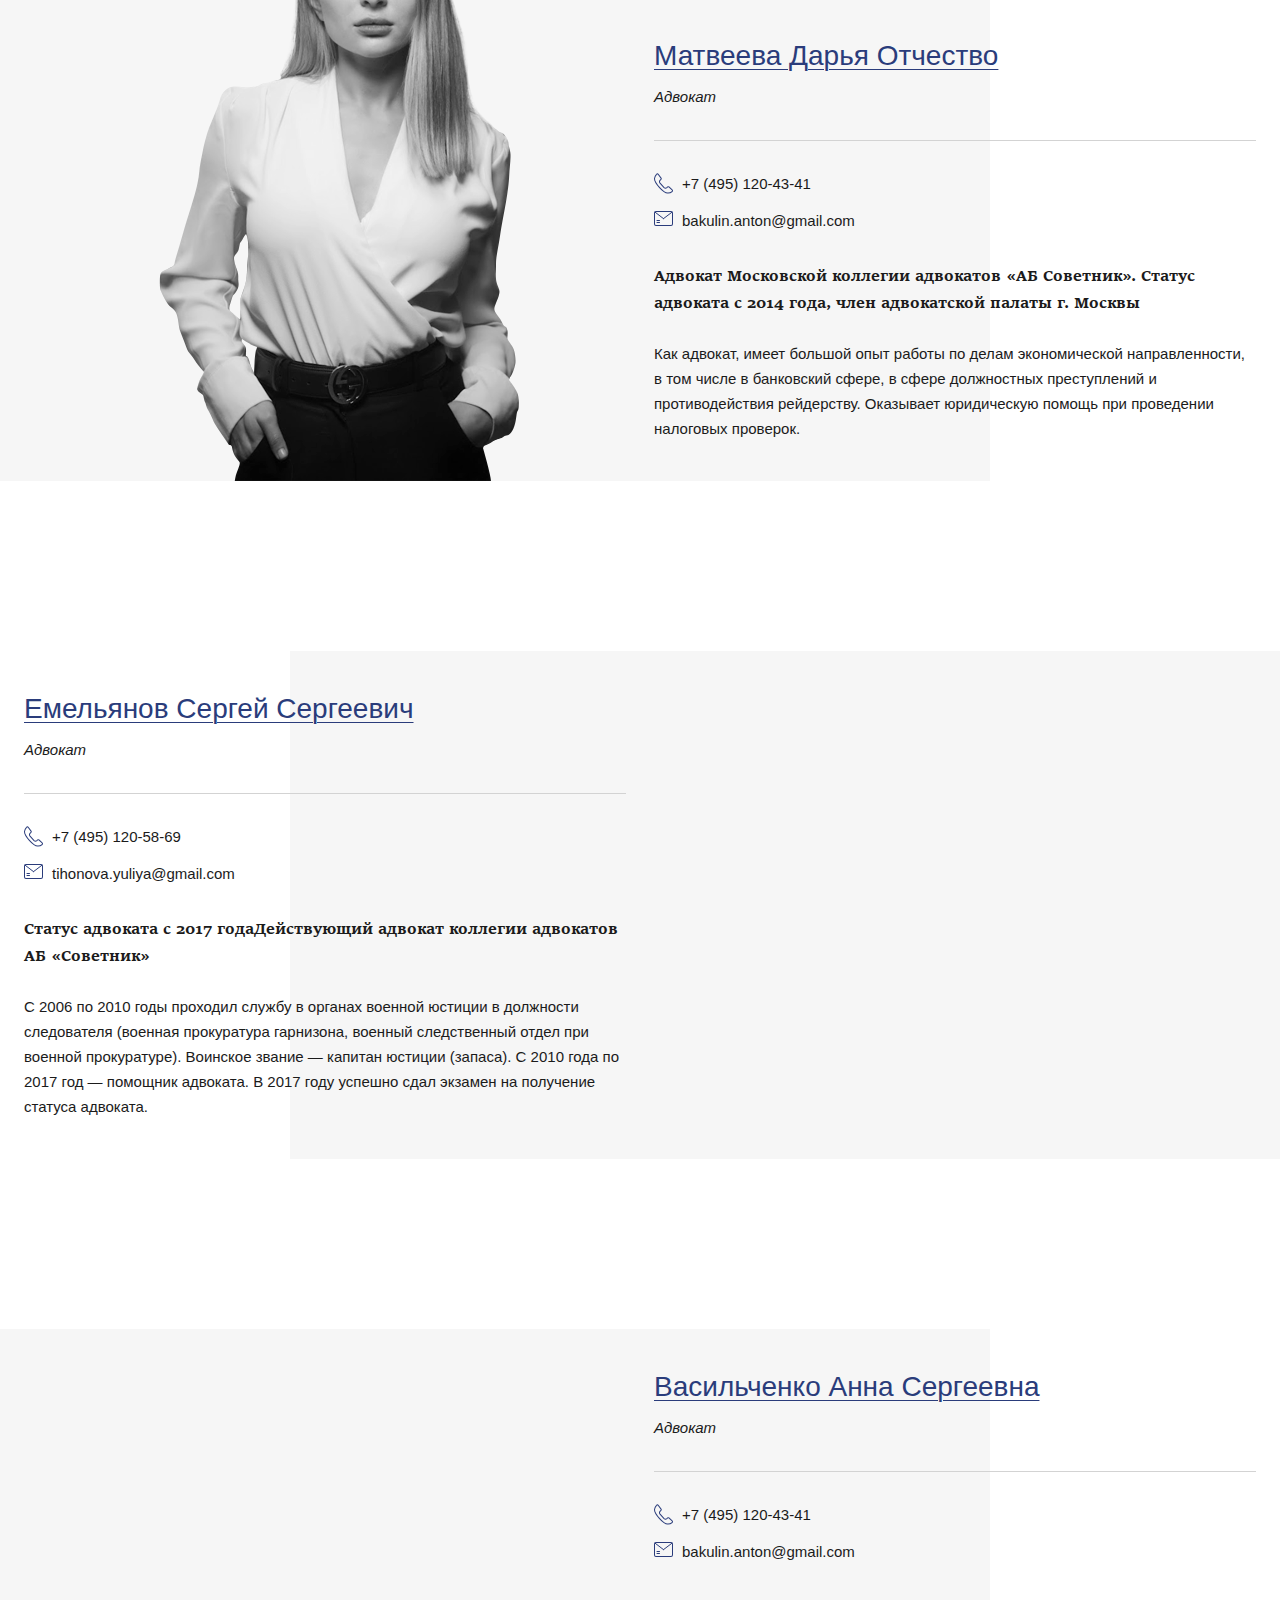
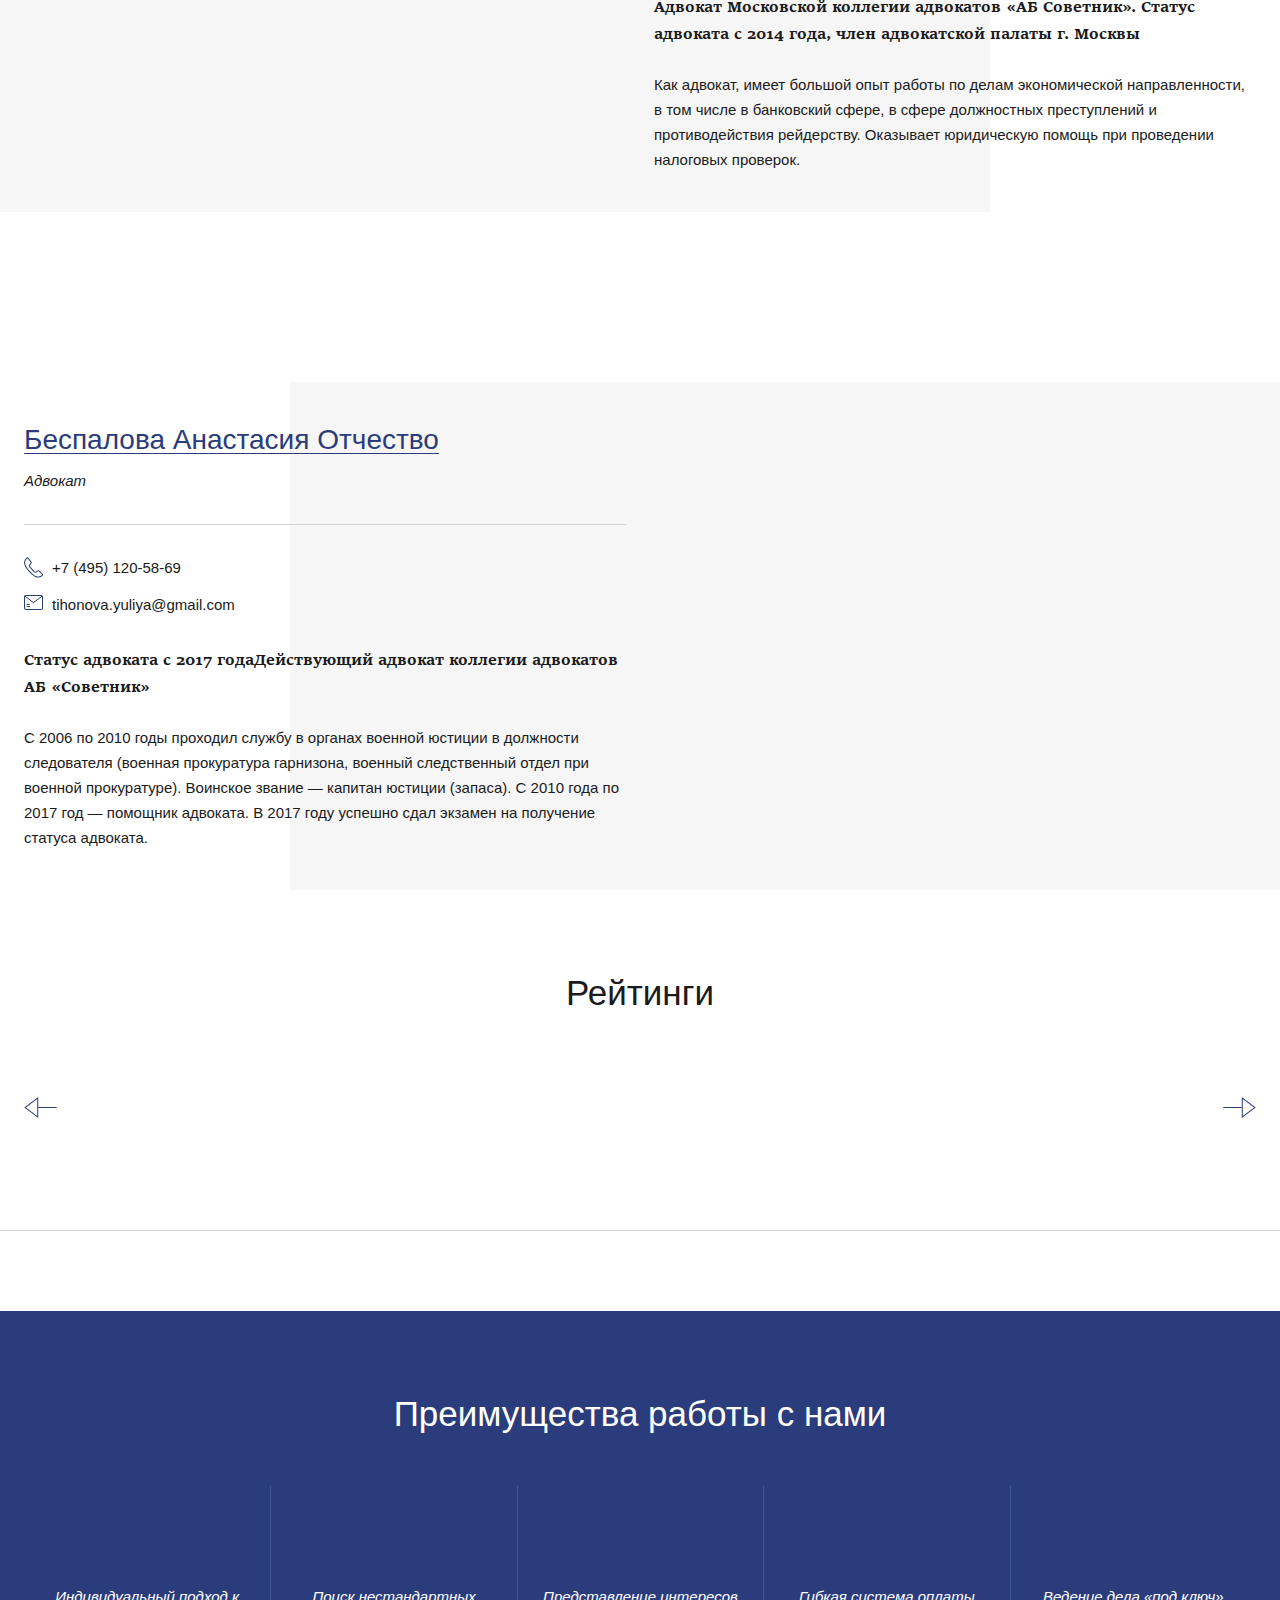
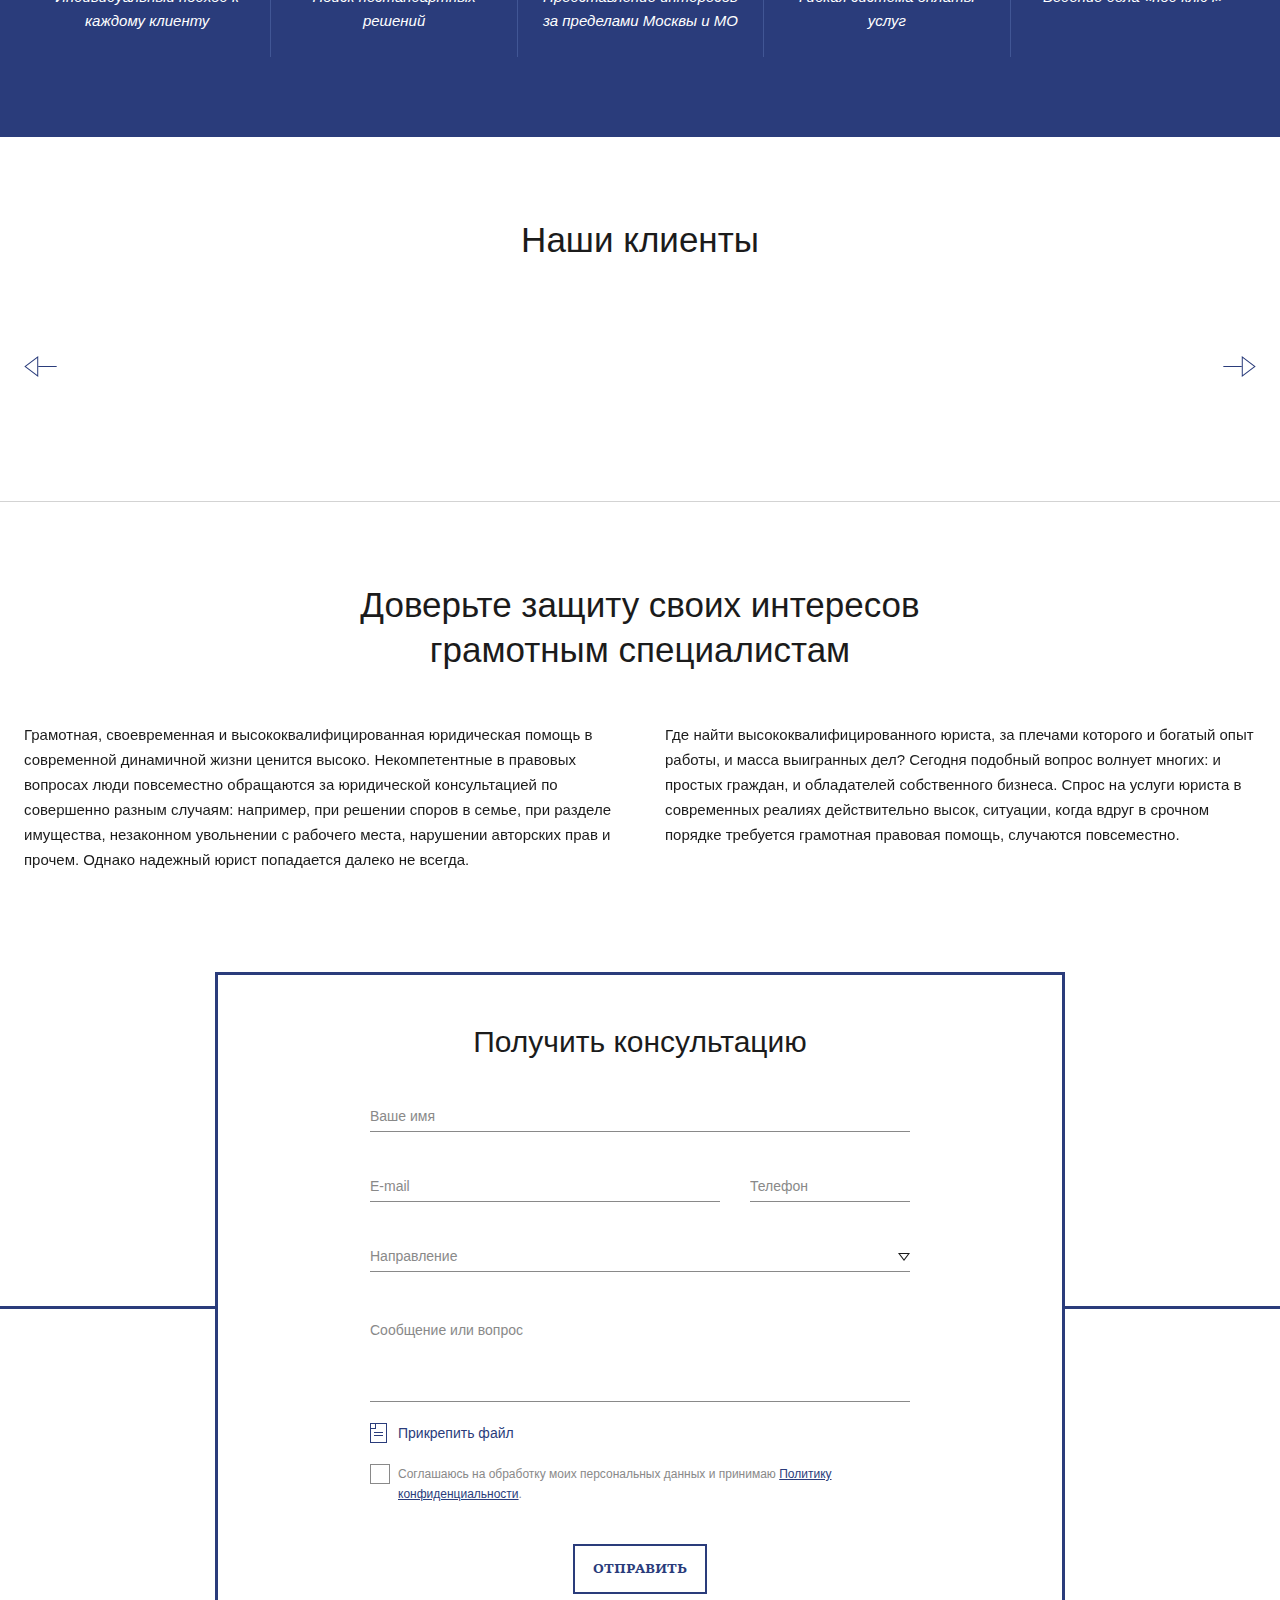
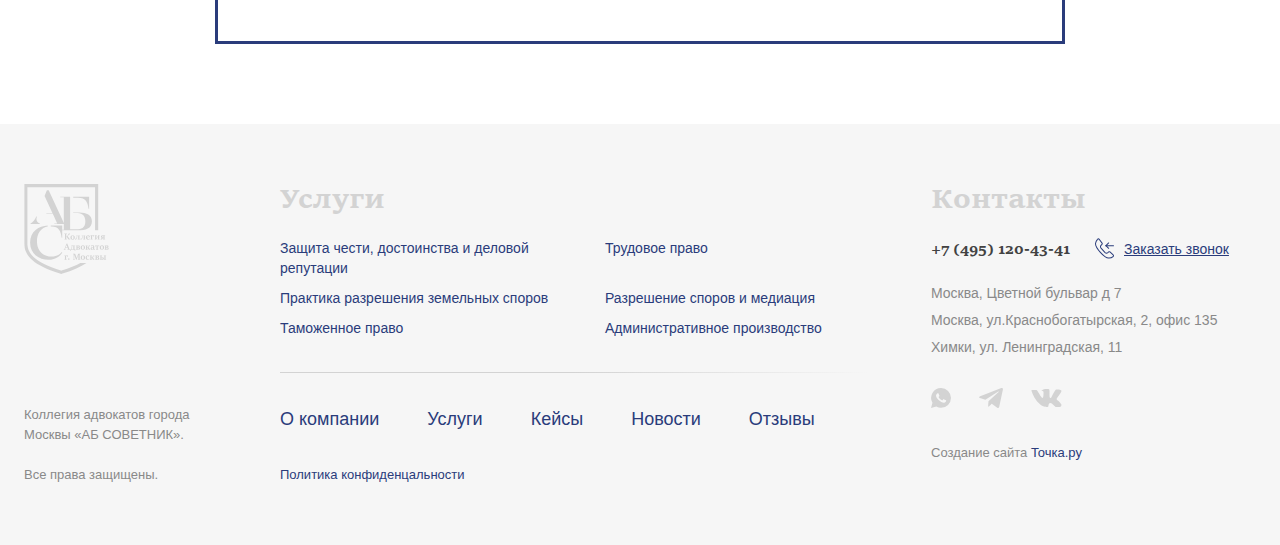
<file: lawyers.html>
<!DOCTYPE html>
<html lang="ru">
	<head>
		<meta http-equiv="Content-Type" content="text/html; charset=utf-8">

		<!-- Adapting the page for mobile devices -->
		<meta name="viewport" content="width=device-width, initial-scale=1, maximum-scale=1">

		<!-- Prohibition of phone number recognition -->
		<meta name="format-detection" content="telephone=no">
		<meta name="SKYPE_TOOLBAR" content ="SKYPE_TOOLBAR_PARSER_COMPATIBLE">

		<!-- Page title -->
		<title>Заголовок страницы</title>

		<!-- Meta description -->
		<meta name="description" content="">

		<!-- Meta Keywords -->
		<meta name="keywords" content="">

		<!-- Site icon, size 32x32, transparency supported. Recommended format: .ico or .png -->
		<link rel="shortcut icon" href="favicon.png">

		<!-- Changing the color of the mobile browser panel -->
		<meta name="msapplication-TileColor" content="#2a3c7b">
		<meta name="theme-color" content="#2a3c7b">

		<!-- Connecting style files -->
		<link rel="stylesheet" href="css/swiper-bundle.min.css" async>
		<link rel="stylesheet" href="css/swiper.css" async>
		<link rel="stylesheet" href="css/fancybox.css" async>
		<link rel="stylesheet" href="css/styles.css" async>

		<link rel="stylesheet" href="css/response_1487.css" media="print, (max-width: 1487px)" async>
		<link rel="stylesheet" href="css/response_1279.css" media="print, (max-width: 1279px)" async>
		<link rel="stylesheet" href="css/response_1023.css" media="print, (max-width: 1023px)" async>
		<link rel="stylesheet" href="css/response_767.css" media="print, (max-width: 767px)" async>
		<link rel="stylesheet" href="css/response_479.css" media="(max-width: 479px)" async>
	</head>

	<body>
		<div class="wrap">
			<div class="main">
				<header>
					<button class="mob_close_btn"></button>

					<div class="scroll">
						<div class="cont row">
							<div class="col">
								<div class="location"><b>Адрес:</b> Москва, Цветной бульвар, д. 7</div>

								<div class="map_link">
									<button class="btn modal_btn" data-modal="map_modal">
										<svg class="icon"><use xlink:href="images/sprite.svg#ic_location"></use></svg>
										<span>Адреса филиалов</span>
									</button>
								</div>
							</div>

							<a href="/" class="logo">
								<img src="images/logo.svg" alt="">
							</a>

							<div class="col">
								<div class="phone">
									<a href="tel:+74951204341">+7 (495) 120-43-41</a>
								</div>

								<button class="callback_btn modal_btn" data-modal="callback_modal">
									<svg class="icon"><use xlink:href="images/sprite.svg#ic_callback"></use></svg>
									<span>Заказать звонок</span>
								</button>

								<div class="socials">
									<a href="/" target="_blank" rel="noopener nofollow" class="whatsapp_link">
										<svg class="icon"><use xlink:href="images/sprite.svg#ic_whatsapp"></use></svg>
									</a>

									<a href="/" target="_blank" rel="noopener nofollow" class="telegram_link">
										<svg class="icon"><use xlink:href="images/sprite.svg#ic_telegram"></use></svg>
									</a>

									<a href="/" target="_blank" rel="noopener nofollow" class="vk_link">
										<svg class="icon"><use xlink:href="images/sprite.svg#ic_vk"></use></svg>
									</a>
								</div>
							</div>

							<nav class="menu row">
								<div class="col">
									<div class="menu_item">
										<a href="/">О компании</a>
									</div>

									<div class="menu_item">
										<a href="/">Адвокаты</a>
									</div>

									<div class="menu_item">
										<a href="/" class="sub_link">Практики</a>

										<div class="sub_menu">
											<div class="cont">
												<div class="row">
													<div class="col">
														<div>
															<a href="/" class="service sub_link">
																<div class="icon icon1">
																	<svg><use xlink:href="images/sprite.svg#ic_service1"></use></svg>
																</div>

																<div class="name">Семейное, наследственное и жилищное право</div>
															</a>

															<div class="sub">
																<div><a href="/">Развод</a></div>

																<div><a href="/">Признание и оспаривание отцовства</a></div>

																<div><a href="/">Алиментные обязательства</a></div>

																<div><a href="/">Адвокат по наследственным делам</a></div>
															</div>
														</div>

														<div>
															<a href="/" class="service">
																<div class="icon icon5">
																	<svg><use xlink:href="images/sprite.svg#ic_service5"></use></svg>
																</div>

																<div class="name">Уголовно-правовая защита физических лиц</div>
															</a>
														</div>

														<div>
															<a href="/" class="service">
																<div class="icon icon9">
																	<svg><use xlink:href="images/sprite.svg#ic_service9"></use></svg>
																</div>

																<div class="name">Арбитражное право</div>
															</a>
														</div>

														<div>
															<a href="/" class="service">
																<div class="icon icon13">
																	<svg><use xlink:href="images/sprite.svg#ic_service13"></use></svg>
																</div>

																<div class="name">Трудовое право</div>
															</a>
														</div>
													</div>

													<div class="col">
														<div>
															<a href="/" class="service">
																<div class="icon icon2">
																	<svg><use xlink:href="images/sprite.svg#ic_service2"></use></svg>
																</div>

																<div class="name">Налоговое право</div>
															</a>
														</div>

														<div>
															<a href="/" class="service">
																<div class="icon icon6">
																	<svg><use xlink:href="images/sprite.svg#ic_service6"></use></svg>
																</div>

																<div class="name">Уголовно-правовая защита предпринимателей</div>
															</a>
														</div>

														<div>
															<a href="/" class="service">
																<div class="icon icon10">
																	<svg><use xlink:href="images/sprite.svg#ic_service10"></use></svg>
																</div>

																<div class="name">Защита чести, достоинства и деловой репутации</div>
															</a>
														</div>

														<div>
															<a href="/" class="service">
																<div class="icon icon14">
																	<svg><use xlink:href="images/sprite.svg#ic_service14"></use></svg>
																</div>

																<div class="name">Разрешение споров и медиация</div>
															</a>
														</div>
													</div>

													<div class="col">
														<div>
															<a href="/" class="service">
																<div class="icon icon3">
																	<svg><use xlink:href="images/sprite.svg#ic_service3"></use></svg>
																</div>

																<div class="name">Корпоративное право</div>
															</a>
														</div>

														<div>
															<a href="/" class="service">
																<div class="icon icon7">
																	<svg><use xlink:href="images/sprite.svg#ic_service7"></use></svg>
																</div>

																<div class="name">Банкротство и субсидиарная ответственность</div>
															</a>
														</div>

														<div>
															<a href="/" class="service">
																<div class="icon icon11">
																	<svg><use xlink:href="images/sprite.svg#ic_service11"></use></svg>
																</div>

																<div class="name">Практика разрешения земельных споров</div>
															</a>
														</div>

														<div>
															<a href="/" class="service">
																<div class="icon icon15">
																	<svg><use xlink:href="images/sprite.svg#ic_service15"></use></svg>
																</div>

																<div class="name">Административное производство</div>
															</a>
														</div>
													</div>

													<div class="col">
														<div>
															<a href="/" class="service">
																<div class="icon icon4">
																	<svg><use xlink:href="images/sprite.svg#ic_service4"></use></svg>
																</div>

																<div class="name">Обязательственное право</div>
															</a>
														</div>

														<div>
															<a href="/" class="service">
																<div class="icon icon8">
																	<svg><use xlink:href="images/sprite.svg#ic_service8"></use></svg>
																</div>

																<div class="name">Авторское право</div>
															</a>
														</div>

														<div>
															<a href="/" class="service">
																<div class="icon icon12">
																	<svg><use xlink:href="images/sprite.svg#ic_service12"></use></svg>
																</div>

																<div class="name">Таможенное право</div>
															</a>
														</div>

														<div>
															<a href="/" class="service">
																<div class="icon icon16">
																	<svg><use xlink:href="images/sprite.svg#ic_service16"></use></svg>
																</div>

																<div class="name">Внешний юридический<br> департамент</div>
															</a>
														</div>
													</div>
												</div>
											</div>
										</div>
									</div>
								</div>

								<div class="col">
									<div class="menu_item">
										<a href="/">Кейсы</a>
									</div>

									<div class="menu_item">
										<a href="/">Статьи</a>
									</div>

									<div class="menu_item">
										<a href="/">Контакты</a>
									</div>
								</div>
							</nav>
						</div>
					</div>
				</header>


				<section class="mob_header">
					<div class="cont row">
						<a href="/" class="logo">
							<img src="images/logo.svg" alt="">
						</a>

						<div class="contacts">
							<div class="phone">
								<a href="tel:+74951204341">+7 (495) 120-43-41</a>
							</div>

							<button class="callback_btn modal_btn" data-modal="callback_modal">
								<svg class="icon"><use xlink:href="images/sprite.svg#ic_callback"></use></svg>
								<span>Заказать звонок</span>
							</button>

							<div class="socials">
								<a href="/" target="_blank" rel="noopener nofollow" class="whatsapp_link">
									<svg class="icon"><use xlink:href="images/sprite.svg#ic_whatsapp"></use></svg>
								</a>

								<a href="/" target="_blank" rel="noopener nofollow" class="telegram_link">
									<svg class="icon"><use xlink:href="images/sprite.svg#ic_telegram"></use></svg>
								</a>

								<a href="/" target="_blank" rel="noopener nofollow" class="vk_link">
									<svg class="icon"><use xlink:href="images/sprite.svg#ic_vk"></use></svg>
								</a>
							</div>
						</div>

						<button class="mob_menu_btn">
							<span></span>
						</button>
					</div>
				</section>


				<section class="page_head">
					<div class="cont">
						<div class="breadcrumbs">
							<a href="/">Главная</a> <span class="sep"></span>
							<span class="current">Адвокаты</span>
						</div>

						<h1 class="page_title">Адвокаты</h1>
					</div>
				</section>


				<section class="persons block">
					<div class="cont">
						<div class="person">
							<div class="photo">
								<img src="images/tmp/person_photo1.png" alt="" loading="lazy">
							</div>

							<div class="data">
								<div class="name">
									<a href="/">Бакулин Антон Александрович</a>
								</div>

								<div class="post">Председатель коллегии</div>

								<div class="contacts">
									<div class="phone">
										<svg class="icon"><use xlink:href="images/sprite.svg#ic_phone"></use></svg>

										<div>
											<div><a href="tel:+74951204341">+7 (495) 120-43-41</a></div>
										</div>
									</div>

									<div class="email">
										<svg class="icon"><use xlink:href="images/sprite.svg#ic_email"></use></svg>

										<div>
											<div><a href="mailto:bakulin.anton@gmail.com">bakulin.anton@gmail.com</a></div>
										</div>
									</div>
								</div>

								<div class="desc text_block">
									<p><b>Председатель коллегии адвокатов АБ «Советник». Статус адвоката с 2016 года, член адвокатской палаты города Москвы, специализируется на гражданских дела из области налоговых, арбитражных, семейных, жилищных и авторских правоотношений.</b></p>

									<p>В 2010 закончил МГПУ по специальности Юрист. В этот же год поступил в аспирантуру Российской Академии Правосудия (нынешний РГУП) на факультет финансового права. Но не успел защитить кандидатскую диссертацию, так как начал активно работать.</p>
								</div>
							</div>
						</div>

						<div class="person">
							<div class="data">
								<div class="name">
									<a href="/">Ткаченко Максим Отчество</a>
								</div>

								<div class="post">Адвокат</div>

								<div class="contacts">
									<div class="phone">
										<svg class="icon"><use xlink:href="images/sprite.svg#ic_phone"></use></svg>

										<div>
											<div><a href="tel:+74951205869">+7 (495) 120-58-69</a></div>
										</div>
									</div>

									<div class="email">
										<svg class="icon"><use xlink:href="images/sprite.svg#ic_email"></use></svg>

										<div>
											<div><a href="mailto:tihonova.yuliya@gmail.com">tihonova.yuliya@gmail.com</a></div>
										</div>
									</div>
								</div>

								<div class="desc text_block">
									<p><b>В 2012 году в НОУ ВПО «Московском областном институте управления» завершил обучение по специальности юриспруденция. Опыт работы более 12 лет</b></p>

									<p>Секретарь судебного заседания, консультант, помощник судьи. Главным специалистом и заместителем заведующего отделом защиты имущественных и личных неимущественных прав несовершеннолетних.</p>
								</div>
							</div>

							<div class="photo">
								<img src="images/tmp/person_photo2.png" alt="" loading="lazy">
							</div>
						</div>

						<div class="person">
							<div class="photo">
								<img src="images/tmp/person_photo3.png" alt="" loading="lazy">
							</div>

							<div class="data">
								<div class="name">
									<a href="/">Фадин Михаил Юрьевич</a>
								</div>

								<div class="post">Адвокат</div>

								<div class="contacts">
									<div class="phone">
										<svg class="icon"><use xlink:href="images/sprite.svg#ic_phone"></use></svg>

										<div>
											<div><a href="tel:+74951204341">+7 (495) 120-43-41</a></div>
										</div>
									</div>

									<div class="email">
										<svg class="icon"><use xlink:href="images/sprite.svg#ic_email"></use></svg>

										<div>
											<div><a href="mailto:bakulin.anton@gmail.com">bakulin.anton@gmail.com</a></div>
										</div>
									</div>
								</div>

								<div class="desc text_block">
									<p><b>Адвокат Московской коллегии адвокатов «АБ Советник». Статус адвоката с 2014 года, член адвокатской палаты г. Москвы</b></p>

									<p>Как адвокат, имеет большой опыт работы по делам экономической направленности, в том числе в банковский сфере, в сфере должностных преступлений и противодействия рейдерству. Оказывает юридическую помощь при проведении налоговых проверок. Представляет интересы юридических лиц (учредителей, руководителей и сотрудников) в различных государственных структурах.</p>
								</div>
							</div>
						</div>

						<div class="person">
							<div class="data">
								<div class="name">
									<a href="/">Нужный Владимир Николаевич</a>
								</div>

								<div class="post">Адвокат</div>

								<div class="contacts">
									<div class="phone">
										<svg class="icon"><use xlink:href="images/sprite.svg#ic_phone"></use></svg>

										<div>
											<div><a href="tel:+74951205869">+7 (495) 120-58-69</a></div>
										</div>
									</div>

									<div class="email">
										<svg class="icon"><use xlink:href="images/sprite.svg#ic_email"></use></svg>

										<div>
											<div><a href="mailto:tihonova.yuliya@gmail.com">tihonova.yuliya@gmail.com</a></div>
										</div>
									</div>
								</div>

								<div class="desc text_block">
									<p><b>Статус адвоката с 2010 годаРегистр. № 50/9522 в реестре адвокатов Московской области</b></p>

									<p>Член Президиума, председатель комиссии по вопросам взаимодействия с государственными и правоохранительными органами. Принимал участие в разработке законопроекта «Об Общественной палате Брянской области» и поправок к принятому закону; Регламента Общественной палаты, Положения о порядке проведения общественной экспертизы. Один из учредителей и вице-президент Брянской региональной общественной организации «Молодой Брянск». Член Ассоциации юристов России.</p>
								</div>
							</div>

							<div class="photo">
								<img src="images/tmp/person_photo4.png" alt="" loading="lazy">
							</div>
						</div>

						<div class="person">
							<div class="photo">
								<img src="images/tmp/person_photo5.png" alt="" loading="lazy">
							</div>

							<div class="data">
								<div class="name">
									<a href="/">Матвеева Дарья Отчество</a>
								</div>

								<div class="post">Адвокат</div>

								<div class="contacts">
									<div class="phone">
										<svg class="icon"><use xlink:href="images/sprite.svg#ic_phone"></use></svg>

										<div>
											<div><a href="tel:+74951204341">+7 (495) 120-43-41</a></div>
										</div>
									</div>

									<div class="email">
										<svg class="icon"><use xlink:href="images/sprite.svg#ic_email"></use></svg>

										<div>
											<div><a href="mailto:bakulin.anton@gmail.com">bakulin.anton@gmail.com</a></div>
										</div>
									</div>
								</div>

								<div class="desc text_block">
									<p><b>Адвокат Московской коллегии адвокатов «АБ Советник». Статус адвоката с 2014 года, член адвокатской палаты г. Москвы</b></p>

									<p>Как адвокат, имеет большой опыт работы по делам экономической направленности, в том числе в банковский сфере, в сфере должностных преступлений и противодействия рейдерству. Оказывает юридическую помощь при проведении налоговых проверок. </p>
								</div>
							</div>
						</div>

						<div class="person">
							<div class="data">
								<div class="name">
									<a href="/">Емельянов Сергей Сергеевич</a>
								</div>

								<div class="post">Адвокат</div>

								<div class="contacts">
									<div class="phone">
										<svg class="icon"><use xlink:href="images/sprite.svg#ic_phone"></use></svg>

										<div>
											<div><a href="tel:+74951205869">+7 (495) 120-58-69</a></div>
										</div>
									</div>

									<div class="email">
										<svg class="icon"><use xlink:href="images/sprite.svg#ic_email"></use></svg>

										<div>
											<div><a href="mailto:tihonova.yuliya@gmail.com">tihonova.yuliya@gmail.com</a></div>
										</div>
									</div>
								</div>

								<div class="desc text_block">
									<p><b>Статус адвоката с 2017 годаДействующий адвокат коллегии адвокатов АБ «Советник»</b></p>

									<p>С 2006 по 2010 годы проходил службу в органах военной юстиции в должности следователя (военная прокуратура гарнизона, военный следственный отдел при военной прокуратуре). Воинское звание — капитан юстиции (запаса). С 2010 года по 2017 год — помощник адвоката. В 2017 году успешно сдал экзамен на получение статуса адвоката.</p>
								</div>
							</div>

							<div class="photo">
								<img src="images/tmp/person_photo6.png" alt="" loading="lazy">
							</div>
						</div>

						<div class="person">
							<div class="photo">
								<img src="images/tmp/person_photo7.png" alt="" loading="lazy">
							</div>

							<div class="data">
								<div class="name">
									<a href="/">Васильченко Анна Сергеевна</a>
								</div>

								<div class="post">Адвокат</div>

								<div class="contacts">
									<div class="phone">
										<svg class="icon"><use xlink:href="images/sprite.svg#ic_phone"></use></svg>

										<div>
											<div><a href="tel:+74951204341">+7 (495) 120-43-41</a></div>
										</div>
									</div>

									<div class="email">
										<svg class="icon"><use xlink:href="images/sprite.svg#ic_email"></use></svg>

										<div>
											<div><a href="mailto:bakulin.anton@gmail.com">bakulin.anton@gmail.com</a></div>
										</div>
									</div>
								</div>

								<div class="desc text_block">
									<p><b>Адвокат Московской коллегии адвокатов «АБ Советник». Статус адвоката с 2014 года, член адвокатской палаты г. Москвы</b></p>

									<p>Как адвокат, имеет большой опыт работы по делам экономической направленности, в том числе в банковский сфере, в сфере должностных преступлений и противодействия рейдерству. Оказывает юридическую помощь при проведении налоговых проверок.</p>
								</div>
							</div>
						</div>

						<div class="person">
							<div class="data">
								<div class="name">
									<a href="/">Беспалова Анастасия Отчество</a>
								</div>

								<div class="post">Адвокат</div>

								<div class="contacts">
									<div class="phone">
										<svg class="icon"><use xlink:href="images/sprite.svg#ic_phone"></use></svg>

										<div>
											<div><a href="tel:+74951205869">+7 (495) 120-58-69</a></div>
										</div>
									</div>

									<div class="email">
										<svg class="icon"><use xlink:href="images/sprite.svg#ic_email"></use></svg>

										<div>
											<div><a href="mailto:tihonova.yuliya@gmail.com">tihonova.yuliya@gmail.com</a></div>
										</div>
									</div>
								</div>

								<div class="desc text_block">
									<p><b>Статус адвоката с 2017 годаДействующий адвокат коллегии адвокатов АБ «Советник»</b></p>

									<p>С 2006 по 2010 годы проходил службу в органах военной юстиции в должности следователя (военная прокуратура гарнизона, военный следственный отдел при военной прокуратуре). Воинское звание — капитан юстиции (запаса). С 2010 года по 2017 год — помощник адвоката. В 2017 году успешно сдал экзамен на получение статуса адвоката.</p>
								</div>
							</div>

							<div class="photo">
								<img src="images/tmp/person_photo8.png" alt="" loading="lazy">
							</div>
						</div>
					</div>
				</section>


				<section class="ratings block border">
					<div class="cont">
						<div class="block_head">
							<div class="title">Рейтинги</div>
						</div>

						<div class="swiper">
							<div class="swiper-wrapper">
								<div class="swiper-slide">
									<div class="item">
										<img src="images/tmp/ratings_logo1.png" alt="" loading="lazy">
									</div>
								</div>

								<div class="swiper-slide">
									<div class="item">
										<img src="images/tmp/ratings_logo2.png" alt="" loading="lazy">
									</div>
								</div>

								<div class="swiper-slide">
									<div class="item">
										<img src="images/tmp/ratings_logo3.png" alt="" loading="lazy">
									</div>
								</div>

								<div class="swiper-slide">
									<div class="item">
										<img src="images/tmp/ratings_logo4.png" alt="" loading="lazy">
									</div>
								</div>

								<div class="swiper-slide">
									<div class="item">
										<img src="images/tmp/ratings_logo5.png" alt="" loading="lazy">
									</div>
								</div>

								<div class="swiper-slide">
									<div class="item">
										<img src="images/tmp/ratings_logo6.png" alt="" loading="lazy">
									</div>
								</div>

								<div class="swiper-slide">
									<div class="item">
										<img src="images/tmp/ratings_logo7.png" alt="" loading="lazy">
									</div>
								</div>

								<div class="swiper-slide">
									<div class="item">
										<img src="images/tmp/ratings_logo8.png" alt="" loading="lazy">
									</div>
								</div>

								<div class="swiper-slide">
									<div class="item">
										<img src="images/tmp/ratings_logo1.png" alt="" loading="lazy">
									</div>
								</div>

								<div class="swiper-slide">
									<div class="item">
										<img src="images/tmp/ratings_logo2.png" alt="" loading="lazy">
									</div>
								</div>

								<div class="swiper-slide">
									<div class="item">
										<img src="images/tmp/ratings_logo3.png" alt="" loading="lazy">
									</div>
								</div>

								<div class="swiper-slide">
									<div class="item">
										<img src="images/tmp/ratings_logo4.png" alt="" loading="lazy">
									</div>
								</div>

								<div class="swiper-slide">
									<div class="item">
										<img src="images/tmp/ratings_logo5.png" alt="" loading="lazy">
									</div>
								</div>

								<div class="swiper-slide">
									<div class="item">
										<img src="images/tmp/ratings_logo6.png" alt="" loading="lazy">
									</div>
								</div>

								<div class="swiper-slide">
									<div class="item">
										<img src="images/tmp/ratings_logo7.png" alt="" loading="lazy">
									</div>
								</div>

								<div class="swiper-slide">
									<div class="item">
										<img src="images/tmp/ratings_logo8.png" alt="" loading="lazy">
									</div>
								</div>
							</div>

							<div class="swiper-button-prev center">
								<svg class="icon"><use xlink:href="images/sprite.svg#ic_arrow_hor"></use></svg>
							</div>

							<div class="swiper-button-next center">
								<svg class="icon"><use xlink:href="images/sprite.svg#ic_arrow_hor"></use></svg>
							</div>
						</div>
					</div>
				</section>


				<section class="advantages block">
					<div class="cont">
						<div class="block_head">
							<div class="title">Преимущества работы с нами</div>
						</div>

						<div class="row">
							<div class="item">
								<div class="icon">
									<img src="images/ic_advantage1.svg" alt="" loading="lazy">
								</div>

								<div class="name">Индивидуальный подход<br> к каждому клиенту</div>
							</div>

							<div class="item">
								<div class="icon">
									<img src="images/ic_advantage2.svg" alt="" loading="lazy">
								</div>

								<div class="name">Поиск нестандартных<br> решений</div>
							</div>

							<div class="item">
								<div class="icon">
									<img src="images/ic_advantage3.svg" alt="" loading="lazy">
								</div>

								<div class="name">Представление интересов<br> за пределами Москвы и МО</div>
							</div>

							<div class="item">
								<div class="icon">
									<img src="images/ic_advantage4.svg" alt="" loading="lazy">
								</div>

								<div class="name">Гибкая система оплаты<br> услуг</div>
							</div>

							<div class="item">
								<div class="icon">
									<img src="images/ic_advantage5.svg" alt="" loading="lazy">
								</div>

								<div class="name">Ведение дела «под ключ»</div>
							</div>
						</div>
					</div>
				</section>


				<section class="clients block border">
					<div class="cont">
						<div class="block_head">
							<div class="title">Наши клиенты</div>
						</div>

						<div class="swiper">
							<div class="swiper-wrapper">
								<div class="swiper-slide">
									<div class="item">
										<img src="images/tmp/client_logo1.png" alt="" loading="lazy">
									</div>
								</div>

								<div class="swiper-slide">
									<div class="item">
										<img src="images/tmp/client_logo2.png" alt="" loading="lazy">
									</div>
								</div>

								<div class="swiper-slide">
									<div class="item">
										<img src="images/tmp/client_logo3.png" alt="" loading="lazy">
									</div>
								</div>

								<div class="swiper-slide">
									<div class="item">
										<img src="images/tmp/client_logo4.png" alt="" loading="lazy">
									</div>
								</div>

								<div class="swiper-slide">
									<div class="item">
										<img src="images/tmp/client_logo5.png" alt="" loading="lazy">
									</div>
								</div>

								<div class="swiper-slide">
									<div class="item">
										<img src="images/tmp/client_logo6.png" alt="" loading="lazy">
									</div>
								</div>

								<div class="swiper-slide">
									<div class="item">
										<img src="images/tmp/client_logo1.png" alt="" loading="lazy">
									</div>
								</div>

								<div class="swiper-slide">
									<div class="item">
										<img src="images/tmp/client_logo2.png" alt="" loading="lazy">
									</div>
								</div>

								<div class="swiper-slide">
									<div class="item">
										<img src="images/tmp/client_logo3.png" alt="" loading="lazy">
									</div>
								</div>

								<div class="swiper-slide">
									<div class="item">
										<img src="images/tmp/client_logo4.png" alt="" loading="lazy">
									</div>
								</div>

								<div class="swiper-slide">
									<div class="item">
										<img src="images/tmp/client_logo5.png" alt="" loading="lazy">
									</div>
								</div>

								<div class="swiper-slide">
									<div class="item">
										<img src="images/tmp/client_logo6.png" alt="" loading="lazy">
									</div>
								</div>
							</div>

							<div class="swiper-button-prev center">
								<svg class="icon"><use xlink:href="images/sprite.svg#ic_arrow_hor"></use></svg>
							</div>

							<div class="swiper-button-next center">
								<svg class="icon"><use xlink:href="images/sprite.svg#ic_arrow_hor"></use></svg>
							</div>
						</div>
					</div>
				</section>


				<section class="block big_m">
					<div class="cont">
						<div class="block_head small_m">
							<div class="title">Доверьте защиту своих интересов<br> грамотным специалистам</div>
						</div>

						<div class="text_block">
							<div class="columns">
								<p>Грамотная, своевременная и высококвалифицированная юридическая помощь в современной динамичной жизни ценится высоко. Некомпетентные в правовых вопросах люди повсеместно обращаются за юридической консультацией по совершенно разным случаям: например, при решении споров в семье, при разделе имущества, незаконном увольнении с рабочего места, нарушении авторских прав и прочем. Однако надежный юрист попадается далеко не всегда. </p>

								<p>Где найти высококвалифицированного юриста, за плечами которого и богатый опыт работы, и масса выигранных дел? Сегодня подобный вопрос волнует многих: и простых граждан, и обладателей собственного бизнеса. Спрос на услуги юриста  в современных реалиях действительно высок, ситуации, когда вдруг в срочном порядке требуется грамотная правовая помощь, случаются повсеместно.</p>
							</div>
						</div>
					</div>
				</section>


				<section class="get_consult block">
					<div class="cont">
						<div class="data">
							<div class="block_title">Получить консультацию</div>

							<form action="" class="form">
								<div class="line">
									<div class="field">
										<input type="text" name="" value="" class="input" placeholder="Ваше имя">
									</div>
								</div>

								<div class="columns">
									<div class="line width2of3">
										<div class="field">
											<input type="email" name="" value="" class="input" placeholder="E-mail">
										</div>
									</div>

									<div class="line width1of3">
										<div class="field">
											<input type="tel" name="" value="" class="input" placeholder="Телефон">
										</div>
									</div>
								</div>

								<div class="line">
									<div class="field">
										<select name="" data-placeholder="Направление">
											<option value="1">Вариант 1</option>
											<option value="2">Вариант 2</option>
											<option value="3">Вариант 3</option>
										</select>

										<svg class="arr" width="12" heigth="8"><use xlink:href="images/sprite.svg#ic_arr_ver"></use></svg>
									</div>
								</div>

								<div class="line">
									<div class="field">
										<textarea name="" placeholder="Сообщение или вопрос"></textarea>
									</div>
								</div>

								<div class="line file">
									<div class="field">
										<label>
											<input type="file" name="file">

											<svg class="icon"><use xlink:href="images/sprite.svg#ic_file"></use></svg>
											<span>Прикрепить файл</span>
										</label>
									</div>
								</div>

								<div class="line agree">
									<div class="field">
										<label class="checkbox">
											<input type="checkbox" name="agree">

											<div class="check">
												<svg class="icon"><use xlink:href="images/sprite.svg#ic_check"></use></svg>
											</div>

											<div>Соглашаюсь на обработку моих  персональных  данных и принимаю <a href="/" target="_blank">Политику конфиденциальности</a>.</div>
										</label>
									</div>
								</div>

								<div class="submit">
									<button type="submit" class="submit_btn">ОТПРАВИТЬ</button>
								</div>
							</form>
						</div>
					</div>
				</section>
			</div>


			<footer>
				<div class="cont row">
					<div class="col_left">
						<div class="logo">
							<img src="images/logo_footer.svg" alt="">
						</div>

						<div class="copyright">
							<div>Коллегия адвокатов города Москвы «АБ СОВЕТНИК».</div>

							<div>Все права защищены.</div>
						</div>
					</div>

					<div class="col_center">
						<div class="services_links">
							<div class="title">Услуги</div>

							<div class="items">
								<div><a href="/">Защита чести, достоинства и деловой репутации</a></div>
								<div><a href="/">Трудовое право</a></div>
								<div><a href="/">Практика разрешения земельных споров</a></div>
								<div><a href="/">Разрешение споров и медиация</a></div>
								<div><a href="/">Таможенное право</a></div>
								<div><a href="/">Административное производство</a></div>
							</div>
						</div>

						<div class="menu">
							<div><a href="/">О компании</a></div>
							<div><a href="/">Услуги</a></div>
							<div><a href="/">Кейсы</a></div>
							<div><a href="/">Новости</a></div>
							<div><a href="/">Отзывы</a></div>
						</div>

						<div class="privacy_policy_link">
							<a href="/">Политика конфиденцальности </a>
						</div>
					</div>

					<div class="col_right">
						<div class="contacts">
							<div class="title">Контакты</div>

							<div class="row">
								<div class="phone">
									<a href="tel:+74951204341">+7 (495) 120-43-41</a>
								</div>

								<button class="callback_btn modal_btn" data-modal="callback_modal">
									<svg class="icon"><use xlink:href="images/sprite.svg#ic_callback"></use></svg>
									<span>Заказать звонок</span>
								</button>
							</div>

							<div class="location">
								<div class="address">Москва, Цветной бульвар д 7</div>
								<div class="address">Москва, ул.Краснобогатырская, 2, офис 135</div>
								<div class="address">Химки, ул. Ленинградская, 11</div>
							</div>

							<div class="socials">
								<a href="/" target="_blank" rel="noopener nofollow" class="whatsapp_link">
									<svg class="icon"><use xlink:href="images/sprite.svg#ic_whatsapp"></use></svg>
								</a>

								<a href="/" target="_blank" rel="noopener nofollow" class="telegram_link">
									<svg class="icon"><use xlink:href="images/sprite.svg#ic_telegram"></use></svg>
								</a>

								<a href="/" target="_blank" rel="noopener nofollow" class="vk_link">
									<svg class="icon"><use xlink:href="images/sprite.svg#ic_vk"></use></svg>
								</a>
							</div>

							<div class="creator">
								<a href="/" target="_blank" rel="noopener">Создание сайта <span>Точка.ру</span></a>
							</div>
						</div>
					</div>
				</div>
			</footer>


			<div class="overlay"></div>
		</div>


		<section class="modal" id="callback_modal">
			<div class="modal_title">Обратный звонок</div>

			<form action="" class="form">
				<div class="columns">
					<div class="line">
						<div class="field">
							<input type="text" name="" value="" class="input" placeholder="Ваше имя">
						</div>
					</div>

					<div class="line">
						<div class="field">
							<input type="text" name="" value="" class="input" placeholder="Телефон или e-mail">
						</div>
					</div>
				</div>

				<div class="line">
					<div class="field">
						<textarea name="" placeholder="Сообщение или вопрос"></textarea>
					</div>
				</div>

				<div class="line agree">
					<div class="field">
						<label class="checkbox">
							<input type="checkbox" name="agree">

							<div class="check">
								<svg class="icon"><use xlink:href="images/sprite.svg#ic_check"></use></svg>
							</div>

							<div>Соглашаюсь на обработку моих  персональных  данных и принимаю <a href="/" target="_blank">Политику конфиденциальности</a>.</div>
						</label>
					</div>
				</div>

				<div class="submit">
					<button type="submit" class="submit_btn">ОТПРАВИТЬ</button>
				</div>
			</form>
		</section>


		<section class="modal" id="map_modal">
			<div id="map0" class="map"></div>
		</section>


		<!-- Connecting javascript files -->
		<script src="js/jquery-3.6.3.min.js"></script>
		<script src="js/functions.js"></script>
		<script src="js/swiper-bundle.min.js"></script>
		<script src="js/fancybox.js"></script>
		<script src="js/imask.js"></script>
		<script src="js/nice-select2.js"></script>
		<script src="js/scripts.js"></script>

		<!-- Яндекс карты -->
		<script src="http://api-maps.yandex.ru/2.1.75/?load=package.standard,package.geoObjects&lang=ru-RU"></script>
		<script>
			window.addEventListener('load', function () {
				initMap()
			})
		</script>
	</body>
</html>
</file>
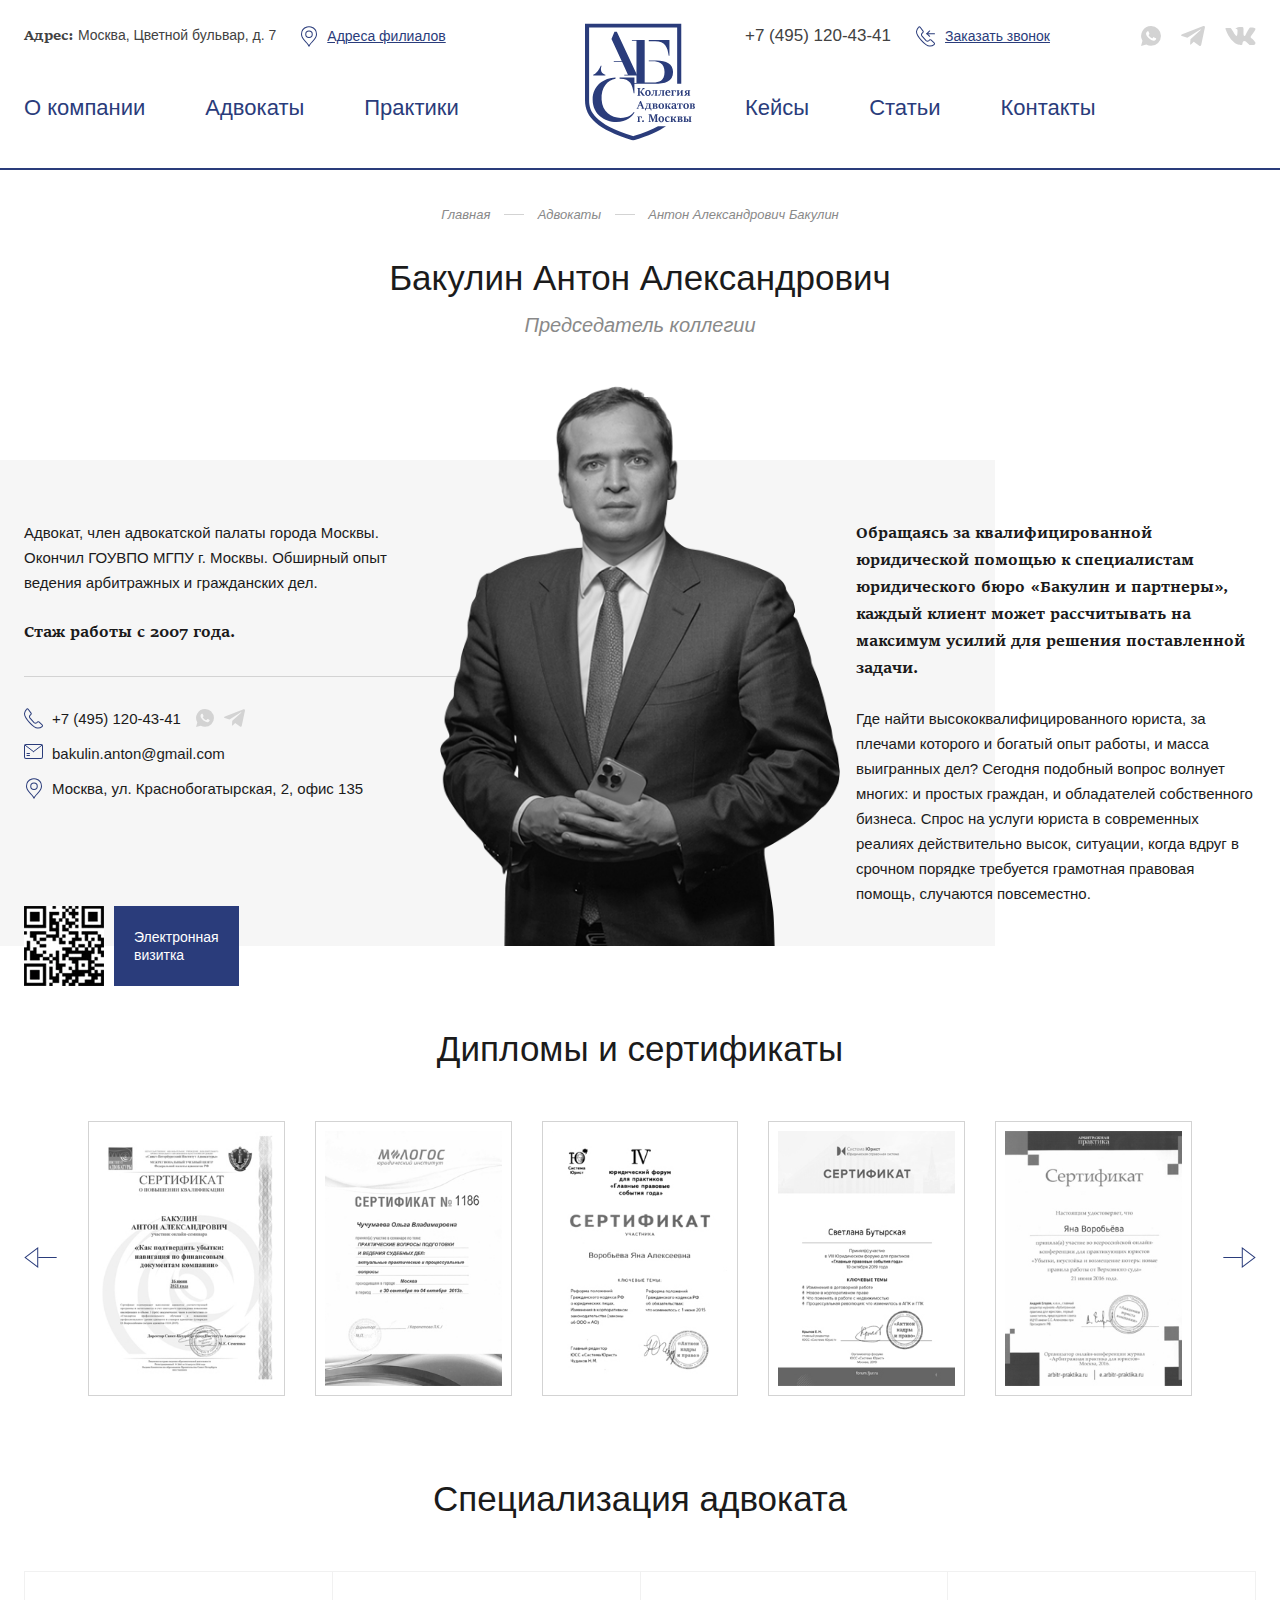
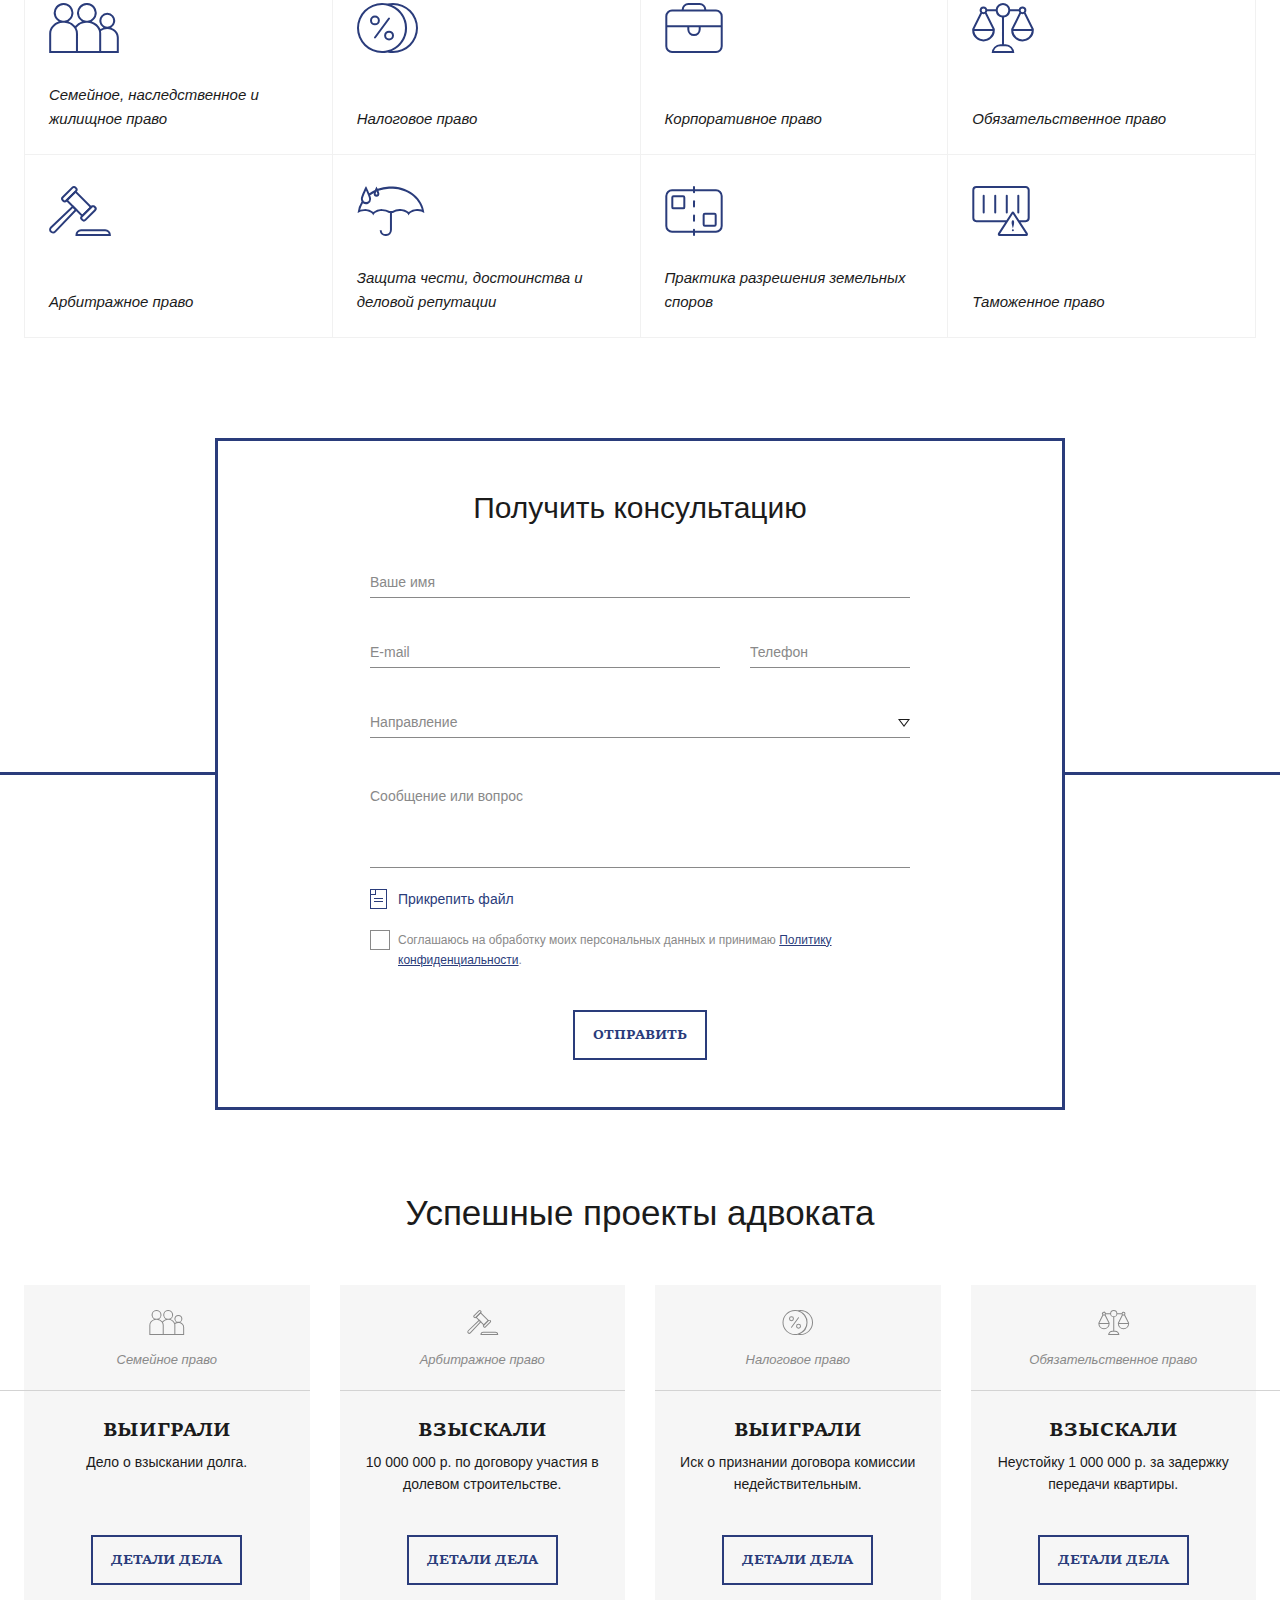
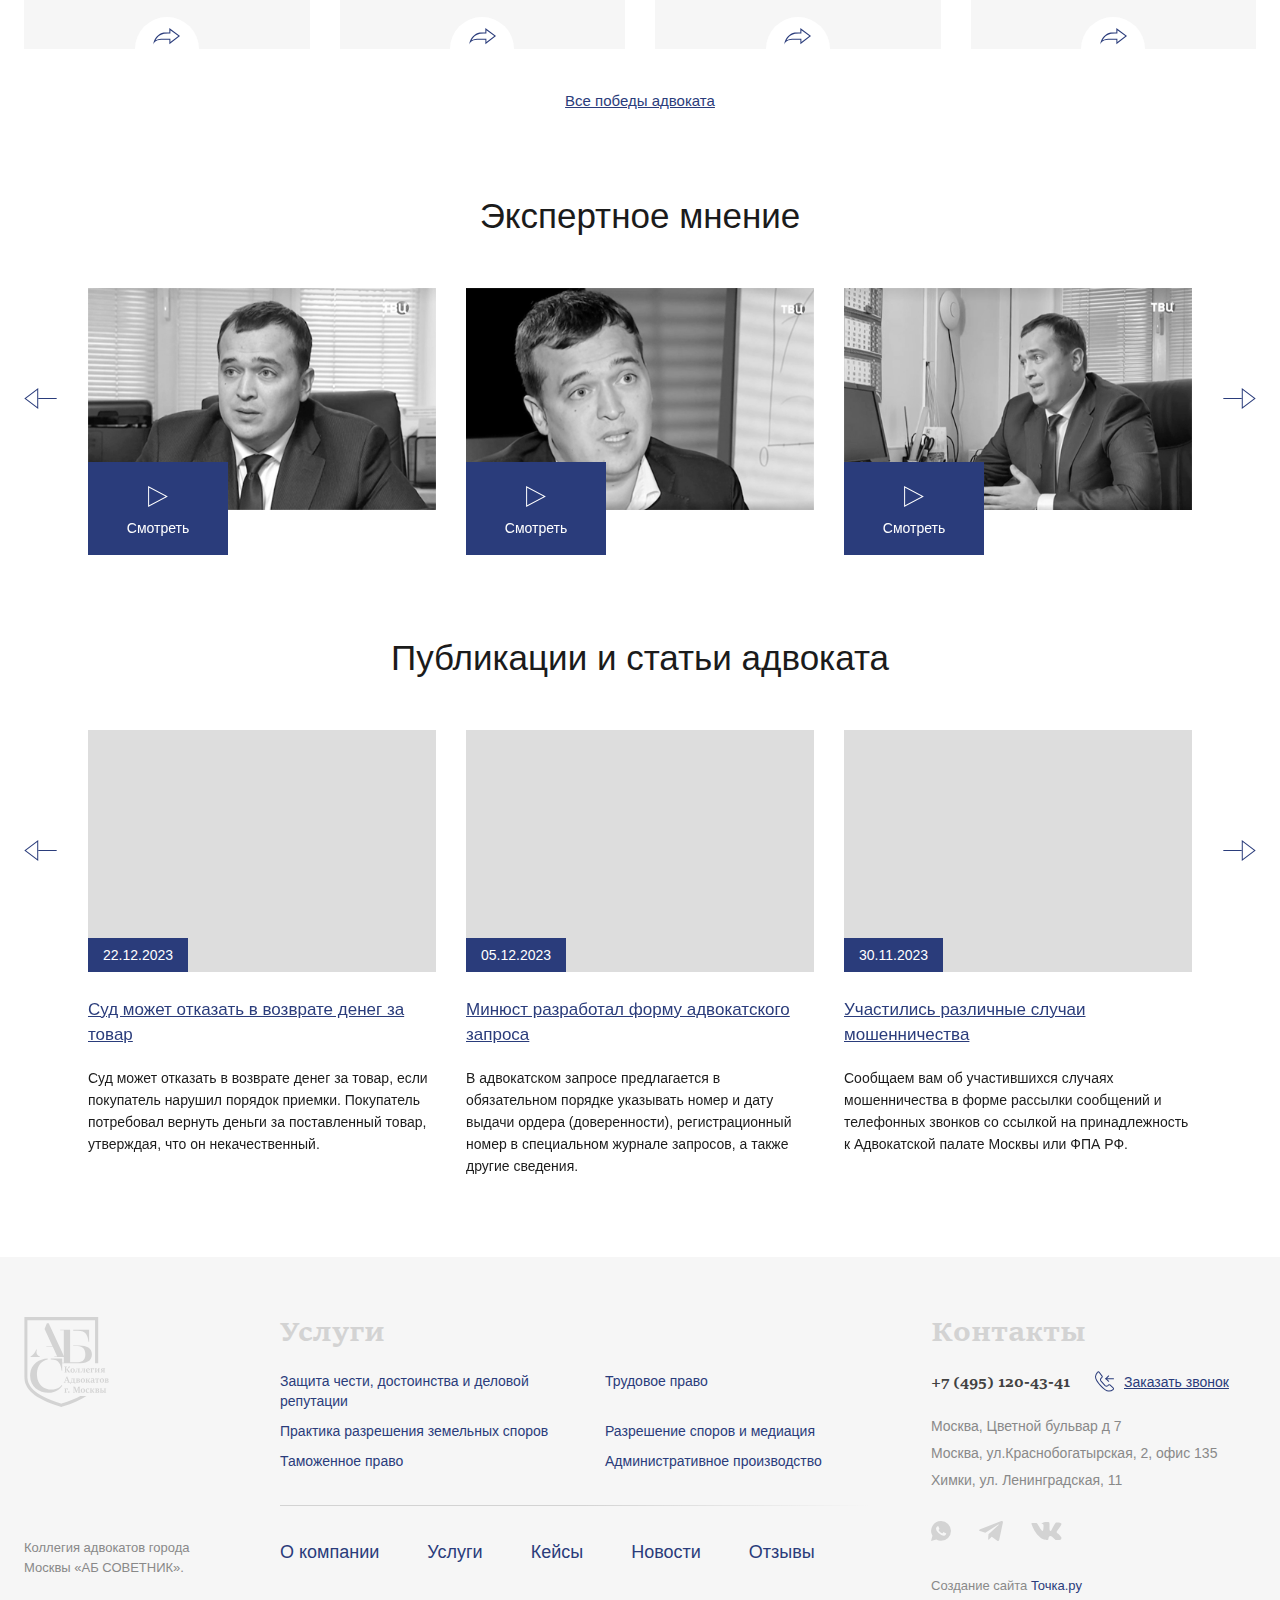
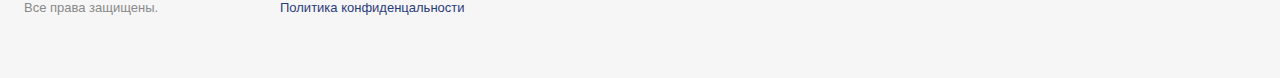
<file: person.html>
<!DOCTYPE html>
<html lang="ru">
	<head>
		<meta http-equiv="Content-Type" content="text/html; charset=utf-8">

		<!-- Adapting the page for mobile devices -->
		<meta name="viewport" content="width=device-width, initial-scale=1, maximum-scale=1">

		<!-- Prohibition of phone number recognition -->
		<meta name="format-detection" content="telephone=no">
		<meta name="SKYPE_TOOLBAR" content ="SKYPE_TOOLBAR_PARSER_COMPATIBLE">

		<!-- Page title -->
		<title>Заголовок страницы</title>

		<!-- Meta description -->
		<meta name="description" content="">

		<!-- Meta Keywords -->
		<meta name="keywords" content="">

		<!-- Site icon, size 32x32, transparency supported. Recommended format: .ico or .png -->
		<link rel="shortcut icon" href="favicon.png">

		<!-- Changing the color of the mobile browser panel -->
		<meta name="msapplication-TileColor" content="#2a3c7b">
		<meta name="theme-color" content="#2a3c7b">

		<!-- Connecting style files -->
		<link rel="stylesheet" href="css/swiper-bundle.min.css" async>
		<link rel="stylesheet" href="css/swiper.css" async>
		<link rel="stylesheet" href="css/fancybox.css" async>
		<link rel="stylesheet" href="css/styles.css" async>

		<link rel="stylesheet" href="css/response_1487.css" media="print, (max-width: 1487px)" async>
		<link rel="stylesheet" href="css/response_1279.css" media="print, (max-width: 1279px)" async>
		<link rel="stylesheet" href="css/response_1023.css" media="print, (max-width: 1023px)" async>
		<link rel="stylesheet" href="css/response_767.css" media="print, (max-width: 767px)" async>
		<link rel="stylesheet" href="css/response_479.css" media="(max-width: 479px)" async>
	</head>

	<body>
		<div class="wrap">
			<div class="main">
				<header>
					<button class="mob_close_btn"></button>

					<div class="scroll">
						<div class="cont row">
							<div class="col">
								<div class="location"><b>Адрес:</b> Москва, Цветной бульвар, д. 7</div>

								<div class="map_link">
									<button class="btn modal_btn" data-modal="map_modal">
										<svg class="icon"><use xlink:href="images/sprite.svg#ic_location"></use></svg>
										<span>Адреса филиалов</span>
									</button>
								</div>
							</div>

							<a href="/" class="logo">
								<img src="images/logo.svg" alt="">
							</a>

							<div class="col">
								<div class="phone">
									<a href="tel:+74951204341">+7 (495) 120-43-41</a>
								</div>

								<button class="callback_btn modal_btn" data-modal="callback_modal">
									<svg class="icon"><use xlink:href="images/sprite.svg#ic_callback"></use></svg>
									<span>Заказать звонок</span>
								</button>

								<div class="socials">
									<a href="/" target="_blank" rel="noopener nofollow" class="whatsapp_link">
										<svg class="icon"><use xlink:href="images/sprite.svg#ic_whatsapp"></use></svg>
									</a>

									<a href="/" target="_blank" rel="noopener nofollow" class="telegram_link">
										<svg class="icon"><use xlink:href="images/sprite.svg#ic_telegram"></use></svg>
									</a>

									<a href="/" target="_blank" rel="noopener nofollow" class="vk_link">
										<svg class="icon"><use xlink:href="images/sprite.svg#ic_vk"></use></svg>
									</a>
								</div>
							</div>

							<nav class="menu row">
								<div class="col">
									<div class="menu_item">
										<a href="/">О компании</a>
									</div>

									<div class="menu_item">
										<a href="/">Адвокаты</a>
									</div>

									<div class="menu_item">
										<a href="/" class="sub_link">Практики</a>

										<div class="sub_menu">
											<div class="cont">
												<div class="row">
													<div class="col">
														<div>
															<a href="/" class="service sub_link">
																<div class="icon icon1">
																	<svg><use xlink:href="images/sprite.svg#ic_service1"></use></svg>
																</div>

																<div class="name">Семейное, наследственное и жилищное право</div>
															</a>

															<div class="sub">
																<div><a href="/">Развод</a></div>

																<div><a href="/">Признание и оспаривание отцовства</a></div>

																<div><a href="/">Алиментные обязательства</a></div>

																<div><a href="/">Адвокат по наследственным делам</a></div>
															</div>
														</div>

														<div>
															<a href="/" class="service">
																<div class="icon icon5">
																	<svg><use xlink:href="images/sprite.svg#ic_service5"></use></svg>
																</div>

																<div class="name">Уголовно-правовая защита физических лиц</div>
															</a>
														</div>

														<div>
															<a href="/" class="service">
																<div class="icon icon9">
																	<svg><use xlink:href="images/sprite.svg#ic_service9"></use></svg>
																</div>

																<div class="name">Арбитражное право</div>
															</a>
														</div>

														<div>
															<a href="/" class="service">
																<div class="icon icon13">
																	<svg><use xlink:href="images/sprite.svg#ic_service13"></use></svg>
																</div>

																<div class="name">Трудовое право</div>
															</a>
														</div>
													</div>

													<div class="col">
														<div>
															<a href="/" class="service">
																<div class="icon icon2">
																	<svg><use xlink:href="images/sprite.svg#ic_service2"></use></svg>
																</div>

																<div class="name">Налоговое право</div>
															</a>
														</div>

														<div>
															<a href="/" class="service">
																<div class="icon icon6">
																	<svg><use xlink:href="images/sprite.svg#ic_service6"></use></svg>
																</div>

																<div class="name">Уголовно-правовая защита предпринимателей</div>
															</a>
														</div>

														<div>
															<a href="/" class="service">
																<div class="icon icon10">
																	<svg><use xlink:href="images/sprite.svg#ic_service10"></use></svg>
																</div>

																<div class="name">Защита чести, достоинства и деловой репутации</div>
															</a>
														</div>

														<div>
															<a href="/" class="service">
																<div class="icon icon14">
																	<svg><use xlink:href="images/sprite.svg#ic_service14"></use></svg>
																</div>

																<div class="name">Разрешение споров и медиация</div>
															</a>
														</div>
													</div>

													<div class="col">
														<div>
															<a href="/" class="service">
																<div class="icon icon3">
																	<svg><use xlink:href="images/sprite.svg#ic_service3"></use></svg>
																</div>

																<div class="name">Корпоративное право</div>
															</a>
														</div>

														<div>
															<a href="/" class="service">
																<div class="icon icon7">
																	<svg><use xlink:href="images/sprite.svg#ic_service7"></use></svg>
																</div>

																<div class="name">Банкротство и субсидиарная ответственность</div>
															</a>
														</div>

														<div>
															<a href="/" class="service">
																<div class="icon icon11">
																	<svg><use xlink:href="images/sprite.svg#ic_service11"></use></svg>
																</div>

																<div class="name">Практика разрешения земельных споров</div>
															</a>
														</div>

														<div>
															<a href="/" class="service">
																<div class="icon icon15">
																	<svg><use xlink:href="images/sprite.svg#ic_service15"></use></svg>
																</div>

																<div class="name">Административное производство</div>
															</a>
														</div>
													</div>

													<div class="col">
														<div>
															<a href="/" class="service">
																<div class="icon icon4">
																	<svg><use xlink:href="images/sprite.svg#ic_service4"></use></svg>
																</div>

																<div class="name">Обязательственное право</div>
															</a>
														</div>

														<div>
															<a href="/" class="service">
																<div class="icon icon8">
																	<svg><use xlink:href="images/sprite.svg#ic_service8"></use></svg>
																</div>

																<div class="name">Авторское право</div>
															</a>
														</div>

														<div>
															<a href="/" class="service">
																<div class="icon icon12">
																	<svg><use xlink:href="images/sprite.svg#ic_service12"></use></svg>
																</div>

																<div class="name">Таможенное право</div>
															</a>
														</div>

														<div>
															<a href="/" class="service">
																<div class="icon icon16">
																	<svg><use xlink:href="images/sprite.svg#ic_service16"></use></svg>
																</div>

																<div class="name">Внешний юридический<br> департамент</div>
															</a>
														</div>
													</div>
												</div>
											</div>
										</div>
									</div>
								</div>

								<div class="col">
									<div class="menu_item">
										<a href="/">Кейсы</a>
									</div>

									<div class="menu_item">
										<a href="/">Статьи</a>
									</div>

									<div class="menu_item">
										<a href="/">Контакты</a>
									</div>
								</div>
							</nav>
						</div>
					</div>
				</header>


				<section class="mob_header">
					<div class="cont row">
						<a href="/" class="logo">
							<img src="images/logo.svg" alt="">
						</a>

						<div class="contacts">
							<div class="phone">
								<a href="tel:+74951204341">+7 (495) 120-43-41</a>
							</div>

							<button class="callback_btn modal_btn" data-modal="callback_modal">
								<svg class="icon"><use xlink:href="images/sprite.svg#ic_callback"></use></svg>
								<span>Заказать звонок</span>
							</button>

							<div class="socials">
								<a href="/" target="_blank" rel="noopener nofollow" class="whatsapp_link">
									<svg class="icon"><use xlink:href="images/sprite.svg#ic_whatsapp"></use></svg>
								</a>

								<a href="/" target="_blank" rel="noopener nofollow" class="telegram_link">
									<svg class="icon"><use xlink:href="images/sprite.svg#ic_telegram"></use></svg>
								</a>

								<a href="/" target="_blank" rel="noopener nofollow" class="vk_link">
									<svg class="icon"><use xlink:href="images/sprite.svg#ic_vk"></use></svg>
								</a>
							</div>
						</div>

						<button class="mob_menu_btn">
							<span></span>
						</button>
					</div>
				</section>


				<section class="page_head">
					<div class="cont">
						<div class="breadcrumbs">
							<a href="/">Главная</a> <span class="sep"></span>
							<a href="/">Адвокаты</a> <span class="sep"></span>
							<span class="current">Антон Александрович Бакулин</span>
						</div>

						<h1 class="page_title">Бакулин Антон Александрович</h1>

						<div class="page_desc">Председатель коллегии</div>
					</div>
				</section>


				<section class="person_info block">
					<div class="cont row">
						<div class="data">
							<div class="text_block">
								<p>Адвокат, член адвокатской палаты города Москвы. Окончил ГОУВПО МГПУ г. Москвы. Обширный опыт ведения арбитражных и гражданских дел.</p>

								<p><b>Стаж работы с 2007 года.</b></p>
							</div>

							<div class="contacts">
								<div class="phone">
									<svg class="icon"><use xlink:href="images/sprite.svg#ic_phone"></use></svg>

									<div>
										<div class="row">
											<a href="tel:+74951204341">+7 (495) 120-43-41</a>

											<div class="messengers">
												<a href="/" target="_blank" rel="noopener nofollow" class="whatsapp_link">
													<svg class="icon"><use xlink:href="images/sprite.svg#ic_whatsapp"></use></svg>
												</a>

												<a href="/" target="_blank" rel="noopener nofollow" class="telegram_link">
													<svg class="icon"><use xlink:href="images/sprite.svg#ic_telegram"></use></svg>
												</a>
											</div>
										</div>
									</div>
								</div>

								<div class="email">
									<svg class="icon"><use xlink:href="images/sprite.svg#ic_email"></use></svg>

									<div>
										<div><a href="mailto:bakulin.anton@gmail.com">bakulin.anton@gmail.com</a></div>
									</div>
								</div>

								<div class="location">
									<svg class="icon"><use xlink:href="images/sprite.svg#ic_location"></use></svg>

									<div>
										<div>Москва, ул. Краснобогатырская, 2, офис 135</div>
									</div>
								</div>
							</div>

							<div class="business_card">
								<div class="qr_code">
									<img src="images/tmp/qr_code.png" alt="" loading="lazy">
								</div>

								<div class="name">Электронная<br> визитка</div>
							</div>
						</div>

						<div class="photo">
							<img src="images/tmp/person_photo1.png" alt="" loading="lazy">
						</div>

						<div class="desc text_block">
							<p><b>Обращаясь за квалифицированной юридической помощью к специалистам юридического бюро «Бакулин и партнеры», каждый клиент может рассчитывать на максимум усилий для решения поставленной задачи.</b></p>

							<p>Где найти высококвалифицированного юриста, за плечами которого и богатый опыт работы, и масса выигранных дел? Сегодня подобный вопрос волнует многих: и простых граждан, и обладателей собственного бизнеса. Спрос на услуги юриста в современных реалиях действительно высок, ситуации, когда вдруг в срочном порядке требуется грамотная правовая помощь, случаются повсеместно. </p>
						</div>
					</div>
				</section>


				<section class="certs block">
					<div class="cont">
						<div class="block_head">
							<div class="title">Дипломы и сертификаты</div>
						</div>

						<div class="swiper">
							<div class="swiper-wrapper">
								<div class="swiper-slide">
									<a href="images/tmp/cert_thumb1.jpg" data-fancybox="certs" class="item fancy_img">
										<div class="thumb">
											<img src="images/tmp/cert_thumb1.jpg" alt="" loading="lazy">

											<div class="icon">
												<svg><use xlink:href="images/sprite.svg#ic_zoom"></use></svg>
											</div>
										</div>
									</a>
								</div>

								<div class="swiper-slide">
									<a href="images/tmp/cert_thumb2.jpg" data-fancybox="certs" class="item fancy_img">
										<div class="thumb">
											<img src="images/tmp/cert_thumb2.jpg" alt="" loading="lazy">

											<div class="icon">
												<svg><use xlink:href="images/sprite.svg#ic_zoom"></use></svg>
											</div>
										</div>
									</a>
								</div>

								<div class="swiper-slide">
									<a href="images/tmp/cert_thumb3.jpg" data-fancybox="certs" class="item fancy_img">
										<div class="thumb">
											<img src="images/tmp/cert_thumb3.jpg" alt="" loading="lazy">

											<div class="icon">
												<svg><use xlink:href="images/sprite.svg#ic_zoom"></use></svg>
											</div>
										</div>
									</a>
								</div>

								<div class="swiper-slide">
									<a href="images/tmp/cert_thumb4.jpg" data-fancybox="certs" class="item fancy_img">
										<div class="thumb">
											<img src="images/tmp/cert_thumb4.jpg" alt="" loading="lazy">

											<div class="icon">
												<svg><use xlink:href="images/sprite.svg#ic_zoom"></use></svg>
											</div>
										</div>
									</a>
								</div>

								<div class="swiper-slide">
									<a href="images/tmp/cert_thumb5.jpg" data-fancybox="certs" class="item fancy_img">
										<div class="thumb">
											<img src="images/tmp/cert_thumb5.jpg" alt="" loading="lazy">

											<div class="icon">
												<svg><use xlink:href="images/sprite.svg#ic_zoom"></use></svg>
											</div>
										</div>
									</a>
								</div>

								<div class="swiper-slide">
									<a href="images/tmp/cert_thumb1.jpg" data-fancybox="certs" class="item fancy_img">
										<div class="thumb">
											<img src="images/tmp/cert_thumb1.jpg" alt="" loading="lazy">

											<div class="icon">
												<svg><use xlink:href="images/sprite.svg#ic_zoom"></use></svg>
											</div>
										</div>
									</a>
								</div>

								<div class="swiper-slide">
									<a href="images/tmp/cert_thumb2.jpg" data-fancybox="certs" class="item fancy_img">
										<div class="thumb">
											<img src="images/tmp/cert_thumb2.jpg" alt="" loading="lazy">

											<div class="icon">
												<svg><use xlink:href="images/sprite.svg#ic_zoom"></use></svg>
											</div>
										</div>
									</a>
								</div>

								<div class="swiper-slide">
									<a href="images/tmp/cert_thumb3.jpg" data-fancybox="certs" class="item fancy_img">
										<div class="thumb">
											<img src="images/tmp/cert_thumb3.jpg" alt="" loading="lazy">

											<div class="icon">
												<svg><use xlink:href="images/sprite.svg#ic_zoom"></use></svg>
											</div>
										</div>
									</a>
								</div>

								<div class="swiper-slide">
									<a href="images/tmp/cert_thumb4.jpg" data-fancybox="certs" class="item fancy_img">
										<div class="thumb">
											<img src="images/tmp/cert_thumb4.jpg" alt="" loading="lazy">

											<div class="icon">
												<svg><use xlink:href="images/sprite.svg#ic_zoom"></use></svg>
											</div>
										</div>
									</a>
								</div>

								<div class="swiper-slide">
									<a href="images/tmp/cert_thumb5.jpg" data-fancybox="certs" class="item fancy_img">
										<div class="thumb">
											<img src="images/tmp/cert_thumb5.jpg" alt="" loading="lazy">

											<div class="icon">
												<svg><use xlink:href="images/sprite.svg#ic_zoom"></use></svg>
											</div>
										</div>
									</a>
								</div>
							</div>

							<div class="swiper-button-prev">
								<svg class="icon"><use xlink:href="images/sprite.svg#ic_arrow_hor"></use></svg>
								<svg class="icon"><use xlink:href="images/sprite.svg#ic_arrow_hor_h"></use></svg>
							</div>

							<div class="swiper-button-next">
								<svg class="icon"><use xlink:href="images/sprite.svg#ic_arrow_hor"></use></svg>
								<svg class="icon"><use xlink:href="images/sprite.svg#ic_arrow_hor_h"></use></svg>
							</div>
						</div>
					</div>
				</section>


				<section class="services block big_m">
					<div class="cont">
						<div class="block_head">
							<div class="title">Специализация адвоката</div>
						</div>

						<div class="row">
							<a href="/" class="service">
								<div class="icon icon1">
									<svg><use xlink:href="images/sprite.svg#ic_service1"></use></svg>
								</div>

								<div class="name">Семейное, наследственное и жилищное право</div>
							</a>

							<a href="/" class="service">
								<div class="icon icon2">
									<svg><use xlink:href="images/sprite.svg#ic_service2"></use></svg>
								</div>

								<div class="name">Налоговое право</div>
							</a>

							<a href="/" class="service">
								<div class="icon icon3">
									<svg><use xlink:href="images/sprite.svg#ic_service3"></use></svg>
								</div>

								<div class="name">Корпоративное право</div>
							</a>

							<a href="/" class="service">
								<div class="icon icon4">
									<svg><use xlink:href="images/sprite.svg#ic_service4"></use></svg>
								</div>

								<div class="name">Обязательственное право</div>
							</a>

							<a href="/" class="service">
								<div class="icon icon9">
									<svg><use xlink:href="images/sprite.svg#ic_service9"></use></svg>
								</div>

								<div class="name">Арбитражное право</div>
							</a>

							<a href="/" class="service">
								<div class="icon icon10">
									<svg><use xlink:href="images/sprite.svg#ic_service10"></use></svg>
								</div>

								<div class="name">Защита чести, достоинства и деловой репутации</div>
							</a>

							<a href="/" class="service">
								<div class="icon icon11">
									<svg><use xlink:href="images/sprite.svg#ic_service11"></use></svg>
								</div>

								<div class="name">Практика разрешения земельных споров</div>
							</a>

							<a href="/" class="service">
								<div class="icon icon12">
									<svg><use xlink:href="images/sprite.svg#ic_service12"></use></svg>
								</div>

								<div class="name">Таможенное право</div>
							</a>
						</div>
					</div>
				</section>


				<section class="get_consult block">
					<div class="cont">
						<div class="data">
							<div class="block_title">Получить консультацию</div>

							<form action="" class="form">
								<div class="line">
									<div class="field">
										<input type="text" name="" value="" class="input" placeholder="Ваше имя">
									</div>
								</div>

								<div class="columns">
									<div class="line width2of3">
										<div class="field">
											<input type="email" name="" value="" class="input" placeholder="E-mail">
										</div>
									</div>

									<div class="line width1of3">
										<div class="field">
											<input type="tel" name="" value="" class="input" placeholder="Телефон">
										</div>
									</div>
								</div>

								<div class="line">
									<div class="field">
										<select name="" data-placeholder="Направление">
											<option value="1">Вариант 1</option>
											<option value="2">Вариант 2</option>
											<option value="3">Вариант 3</option>
										</select>

										<svg class="arr" width="12" heigth="8"><use xlink:href="images/sprite.svg#ic_arr_ver"></use></svg>
									</div>
								</div>

								<div class="line">
									<div class="field">
										<textarea name="" placeholder="Сообщение или вопрос"></textarea>
									</div>
								</div>

								<div class="line file">
									<div class="field">
										<label>
											<input type="file" name="file">

											<svg class="icon"><use xlink:href="images/sprite.svg#ic_file"></use></svg>
											<span>Прикрепить файл</span>
										</label>
									</div>
								</div>

								<div class="line agree">
									<div class="field">
										<label class="checkbox">
											<input type="checkbox" name="agree">

											<div class="check">
												<svg class="icon"><use xlink:href="images/sprite.svg#ic_check"></use></svg>
											</div>

											<div>Соглашаюсь на обработку моих  персональных  данных и принимаю <a href="/" target="_blank">Политику конфиденциальности</a>.</div>
										</label>
									</div>
								</div>

								<div class="submit">
									<button type="submit" class="submit_btn">ОТПРАВИТЬ</button>
								</div>
							</form>
						</div>
					</div>
				</section>


				<section class="cases block">
					<div class="cont">
						<div class="block_head">
							<div class="title">Успешные проекты адвоката</div>
						</div>

						<div class="row">
							<div class="item">
								<div class="head">
									<div class="icon">
										<svg><use xlink:href="images/sprite.svg#ic_service1"></use></svg>
									</div>

									<div class="service">Семейное право</div>
								</div>

								<div class="name">ВЫИГРАЛИ</div>

								<div class="desc">Дело о взыскании долга.</div>

								<div class="link">
									<a href="/">ДЕТАЛИ ДЕЛА</a>
								</div>

								<a href="/" class="arr">
									<div class="icon">
										<svg><use xlink:href="images/sprite.svg#ic_link"></use></svg>
									</div>

									<span>Ссылка на дело</span>
								</a>
							</div>

							<div class="item">
								<div class="head">
									<div class="icon">
										<svg><use xlink:href="images/sprite.svg#ic_service9"></use></svg>
									</div>

									<div class="service">Арбитражное право</div>
								</div>

								<div class="name">ВЗЫСКАЛИ</div>

								<div class="desc">10 000 000 р. по договору участия в долевом строительстве.</div>

								<div class="link">
									<a href="/">ДЕТАЛИ ДЕЛА</a>
								</div>

								<a href="/" class="arr">
									<div class="icon">
										<svg><use xlink:href="images/sprite.svg#ic_link"></use></svg>
									</div>

									<span>Ссылка на дело</span>
								</a>
							</div>

							<div class="item">
								<div class="head">
									<div class="icon">
										<svg><use xlink:href="images/sprite.svg#ic_service2"></use></svg>
									</div>

									<div class="service">Налоговое право</div>
								</div>

								<div class="name">ВЫИГРАЛИ</div>

								<div class="desc">Иск о признании договора комиссии недействительным.</div>

								<div class="link">
									<a href="/">ДЕТАЛИ ДЕЛА</a>
								</div>

								<a href="/" class="arr">
									<div class="icon">
										<svg><use xlink:href="images/sprite.svg#ic_link"></use></svg>
									</div>

									<span>Ссылка на дело</span>
								</a>
							</div>

							<div class="item">
								<div class="head">
									<div class="icon">
										<svg><use xlink:href="images/sprite.svg#ic_service4"></use></svg>
									</div>

									<div class="service">Обязательственное право</div>
								</div>

								<div class="name">ВЗЫСКАЛИ</div>

								<div class="desc">Неустойку 1 000 000 р. за задержку передачи квартиры.</div>

								<div class="link">
									<a href="/">ДЕТАЛИ ДЕЛА</a>
								</div>

								<a href="/" class="arr">
									<div class="icon">
										<svg><use xlink:href="images/sprite.svg#ic_link"></use></svg>
									</div>

									<span>Ссылка на дело</span>
								</a>
							</div>
						</div>

						<div class="all_link">
							<a href="/">Все победы адвоката</a>
						</div>
					</div>
				</section>


				<section class="videos block">
					<div class="cont">
						<div class="block_head">
							<div class="title">Экспертное мнение</div>
						</div>

						<div class="swiper">
							<div class="swiper-wrapper">
								<div class="swiper-slide">
									<a href="/video.mp4" data-fancybox="videos" class="video fancy_img">
										<div class="thumb">
											<img src="images/tmp/person_video_thumb1.jpg" alt="" loading="lazy">
										</div>

										<div class="btn">
											<svg class="icon"><use xlink:href="images/sprite.svg#ic_video_play"></use></svg>
											<span>Смотреть</span>
										</div>
									</a>
								</div>

								<div class="swiper-slide">
									<a href="https://www.youtube.com/watch?v=R9Wvg6THqUk&t=1s" data-fancybox="videos" class="video fancy_img">
										<div class="thumb">
											<img src="images/tmp/person_video_thumb2.jpg" alt="" loading="lazy">
										</div>

										<div class="btn">
											<svg class="icon"><use xlink:href="images/sprite.svg#ic_video_play"></use></svg>
											<span>Смотреть</span>
										</div>
									</a>
								</div>

								<div class="swiper-slide">
									<a href="https://www.youtube.com/watch?v=R9Wvg6THqUk&t=1s" data-fancybox="videos" class="video fancy_img">
										<div class="thumb">
											<img src="images/tmp/person_video_thumb3.jpg" alt="" loading="lazy">
										</div>

										<div class="btn">
											<svg class="icon"><use xlink:href="images/sprite.svg#ic_video_play"></use></svg>
											<span>Смотреть</span>
										</div>
									</a>
								</div>

								<div class="swiper-slide">
									<a href="https://www.youtube.com/watch?v=R9Wvg6THqUk&t=1s" data-fancybox="videos" class="video fancy_img">
										<div class="thumb">
											<img src="images/tmp/person_video_thumb1.jpg" alt="" loading="lazy">
										</div>

										<div class="btn">
											<svg class="icon"><use xlink:href="images/sprite.svg#ic_video_play"></use></svg>
											<span>Смотреть</span>
										</div>
									</a>
								</div>

								<div class="swiper-slide">
									<a href="https://www.youtube.com/watch?v=R9Wvg6THqUk&t=1s" data-fancybox="videos" class="video fancy_img">
										<div class="thumb">
											<img src="images/tmp/person_video_thumb2.jpg" alt="" loading="lazy">
										</div>

										<div class="btn">
											<svg class="icon"><use xlink:href="images/sprite.svg#ic_video_play"></use></svg>
											<span>Смотреть</span>
										</div>
									</a>
								</div>

								<div class="swiper-slide">
									<a href="https://www.youtube.com/watch?v=R9Wvg6THqUk&t=1s" data-fancybox="videos" class="video fancy_img">
										<div class="thumb">
											<img src="images/tmp/person_video_thumb3.jpg" alt="" loading="lazy">
										</div>

										<div class="btn">
											<svg class="icon"><use xlink:href="images/sprite.svg#ic_video_play"></use></svg>
											<span>Смотреть</span>
										</div>
									</a>
								</div>
							</div>

							<div class="swiper-button-prev">
								<svg class="icon"><use xlink:href="images/sprite.svg#ic_arrow_hor"></use></svg>
								<svg class="icon"><use xlink:href="images/sprite.svg#ic_arrow_hor_h"></use></svg>
							</div>

							<div class="swiper-button-next">
								<svg class="icon"><use xlink:href="images/sprite.svg#ic_arrow_hor"></use></svg>
								<svg class="icon"><use xlink:href="images/sprite.svg#ic_arrow_hor_h"></use></svg>
							</div>
						</div>
					</div>
				</section>


				<section class="articles block">
					<div class="cont">
						<div class="block_head">
							<div class="title">Публикации и статьи адвоката</div>
						</div>

						<div class="swiper">
							<div class="swiper-wrapper">
								<div class="swiper-slide">
									<div class="article">
										<a href="/" class="thumb">
											<img src="images/tmp/article_thumb1.jpg" alt="" loading="lazy">

											<div class="date">22.12.2023</div>
										</a>

										<div class="name">
											<a href="/">Суд может отказать в возврате денег за товар</a>
										</div>

										<div class="desc">Суд может отказать в возврате денег за товар, если покупатель нарушил порядок приемки. Покупатель потребовал вернуть деньги за поставленный товар, утверждая, что он некачественный.</div>
									</div>
								</div>

								<div class="swiper-slide">
									<div class="article">
										<a href="/" class="thumb">
											<img src="images/tmp/article_thumb2.jpg" alt="" loading="lazy">

											<div class="date">05.12.2023</div>
										</a>

										<div class="name">
											<a href="/">Минюст разработал форму адвокатского запроса</a>
										</div>

										<div class="desc">В адвокатском запросе предлагается в обязательном порядке указывать номер и дату выдачи ордера (доверенности), регистрационный номер в специальном журнале запросов, а также другие сведения.</div>
									</div>
								</div>

								<div class="swiper-slide">
									<div class="article">
										<a href="/" class="thumb">
											<img src="images/tmp/article_thumb3.jpg" alt="" loading="lazy">

											<div class="date">30.11.2023</div>
										</a>

										<div class="name">
											<a href="/">Участились различные случаи мошенничества</a>
										</div>

										<div class="desc">Сообщаем вам об участившихся случаях мошенничества в форме рассылки сообщений и телефонных звонков со ссылкой на принадлежность к Адвокатской палате Москвы или ФПА РФ.</div>
									</div>
								</div>

								<div class="swiper-slide">
									<div class="article">
										<a href="/" class="thumb">
											<img src="images/tmp/article_thumb1.jpg" alt="" loading="lazy">

											<div class="date">22.12.2023</div>
										</a>

										<div class="name">
											<a href="/">Суд может отказать в возврате денег за товар</a>
										</div>

										<div class="desc">Суд может отказать в возврате денег за товар, если покупатель нарушил порядок приемки. Покупатель потребовал вернуть деньги за поставленный товар, утверждая, что он некачественный.</div>
									</div>
								</div>

								<div class="swiper-slide">
									<div class="article">
										<a href="/" class="thumb">
											<img src="images/tmp/article_thumb2.jpg" alt="" loading="lazy">

											<div class="date">05.12.2023</div>
										</a>

										<div class="name">
											<a href="/">Минюст разработал форму адвокатского запроса</a>
										</div>

										<div class="desc">В адвокатском запросе предлагается в обязательном порядке указывать номер и дату выдачи ордера (доверенности), регистрационный номер в специальном журнале запросов, а также другие сведения.</div>
									</div>
								</div>

								<div class="swiper-slide">
									<div class="article">
										<a href="/" class="thumb">
											<img src="images/tmp/article_thumb3.jpg" alt="" loading="lazy">

											<div class="date">30.11.2023</div>
										</a>

										<div class="name">
											<a href="/">Участились различные случаи мошенничества</a>
										</div>

										<div class="desc">Сообщаем вам об участившихся случаях мошенничества в форме рассылки сообщений и телефонных звонков со ссылкой на принадлежность к Адвокатской палате Москвы или ФПА РФ.</div>
									</div>
								</div>
							</div>

							<div class="swiper-button-prev">
								<svg class="icon"><use xlink:href="images/sprite.svg#ic_arrow_hor"></use></svg>
								<svg class="icon"><use xlink:href="images/sprite.svg#ic_arrow_hor_h"></use></svg>
							</div>

							<div class="swiper-button-next">
								<svg class="icon"><use xlink:href="images/sprite.svg#ic_arrow_hor"></use></svg>
								<svg class="icon"><use xlink:href="images/sprite.svg#ic_arrow_hor_h"></use></svg>
							</div>
						</div>
					</div>
				</section>
			</div>


			<footer>
				<div class="cont row">
					<div class="col_left">
						<div class="logo">
							<img src="images/logo_footer.svg" alt="">
						</div>

						<div class="copyright">
							<div>Коллегия адвокатов города Москвы «АБ СОВЕТНИК».</div>

							<div>Все права защищены.</div>
						</div>
					</div>

					<div class="col_center">
						<div class="services_links">
							<div class="title">Услуги</div>

							<div class="items">
								<div><a href="/">Защита чести, достоинства и деловой репутации</a></div>
								<div><a href="/">Трудовое право</a></div>
								<div><a href="/">Практика разрешения земельных споров</a></div>
								<div><a href="/">Разрешение споров и медиация</a></div>
								<div><a href="/">Таможенное право</a></div>
								<div><a href="/">Административное производство</a></div>
							</div>
						</div>

						<div class="menu">
							<div><a href="/">О компании</a></div>
							<div><a href="/">Услуги</a></div>
							<div><a href="/">Кейсы</a></div>
							<div><a href="/">Новости</a></div>
							<div><a href="/">Отзывы</a></div>
						</div>

						<div class="privacy_policy_link">
							<a href="/">Политика конфиденцальности </a>
						</div>
					</div>

					<div class="col_right">
						<div class="contacts">
							<div class="title">Контакты</div>

							<div class="row">
								<div class="phone">
									<a href="tel:+74951204341">+7 (495) 120-43-41</a>
								</div>

								<button class="callback_btn modal_btn" data-modal="callback_modal">
									<svg class="icon"><use xlink:href="images/sprite.svg#ic_callback"></use></svg>
									<span>Заказать звонок</span>
								</button>
							</div>

							<div class="location">
								<div class="address">Москва, Цветной бульвар д 7</div>
								<div class="address">Москва, ул.Краснобогатырская, 2, офис 135</div>
								<div class="address">Химки, ул. Ленинградская, 11</div>
							</div>

							<div class="socials">
								<a href="/" target="_blank" rel="noopener nofollow" class="whatsapp_link">
									<svg class="icon"><use xlink:href="images/sprite.svg#ic_whatsapp"></use></svg>
								</a>

								<a href="/" target="_blank" rel="noopener nofollow" class="telegram_link">
									<svg class="icon"><use xlink:href="images/sprite.svg#ic_telegram"></use></svg>
								</a>

								<a href="/" target="_blank" rel="noopener nofollow" class="vk_link">
									<svg class="icon"><use xlink:href="images/sprite.svg#ic_vk"></use></svg>
								</a>
							</div>

							<div class="creator">
								<a href="/" target="_blank" rel="noopener">Создание сайта <span>Точка.ру</span></a>
							</div>
						</div>
					</div>
				</div>
			</footer>


			<div class="overlay"></div>
		</div>


		<section class="modal" id="callback_modal">
			<div class="modal_title">Обратный звонок</div>

			<form action="" class="form">
				<div class="columns">
					<div class="line">
						<div class="field">
							<input type="text" name="" value="" class="input" placeholder="Ваше имя">
						</div>
					</div>

					<div class="line">
						<div class="field">
							<input type="text" name="" value="" class="input" placeholder="Телефон или e-mail">
						</div>
					</div>
				</div>

				<div class="line">
					<div class="field">
						<textarea name="" placeholder="Сообщение или вопрос"></textarea>
					</div>
				</div>

				<div class="line agree">
					<div class="field">
						<label class="checkbox">
							<input type="checkbox" name="agree">

							<div class="check">
								<svg class="icon"><use xlink:href="images/sprite.svg#ic_check"></use></svg>
							</div>

							<div>Соглашаюсь на обработку моих  персональных  данных и принимаю <a href="/" target="_blank">Политику конфиденциальности</a>.</div>
						</label>
					</div>
				</div>

				<div class="submit">
					<button type="submit" class="submit_btn">ОТПРАВИТЬ</button>
				</div>
			</form>
		</section>


		<section class="modal" id="map_modal">
			<div id="map0" class="map"></div>
		</section>


		<!-- Connecting javascript files -->
		<script src="js/jquery-3.6.3.min.js"></script>
		<script src="js/functions.js"></script>
		<script src="js/swiper-bundle.min.js"></script>
		<script src="js/fancybox.js"></script>
		<script src="js/imask.js"></script>
		<script src="js/nice-select2.js"></script>
		<script src="js/scripts.js"></script>

		<!-- Яндекс карты -->
		<script src="http://api-maps.yandex.ru/2.1.75/?load=package.standard,package.geoObjects&lang=ru-RU"></script>
		<script>
			window.addEventListener('load', function () {
				initMap()
			})
		</script>
	</body>
</html>
</file>
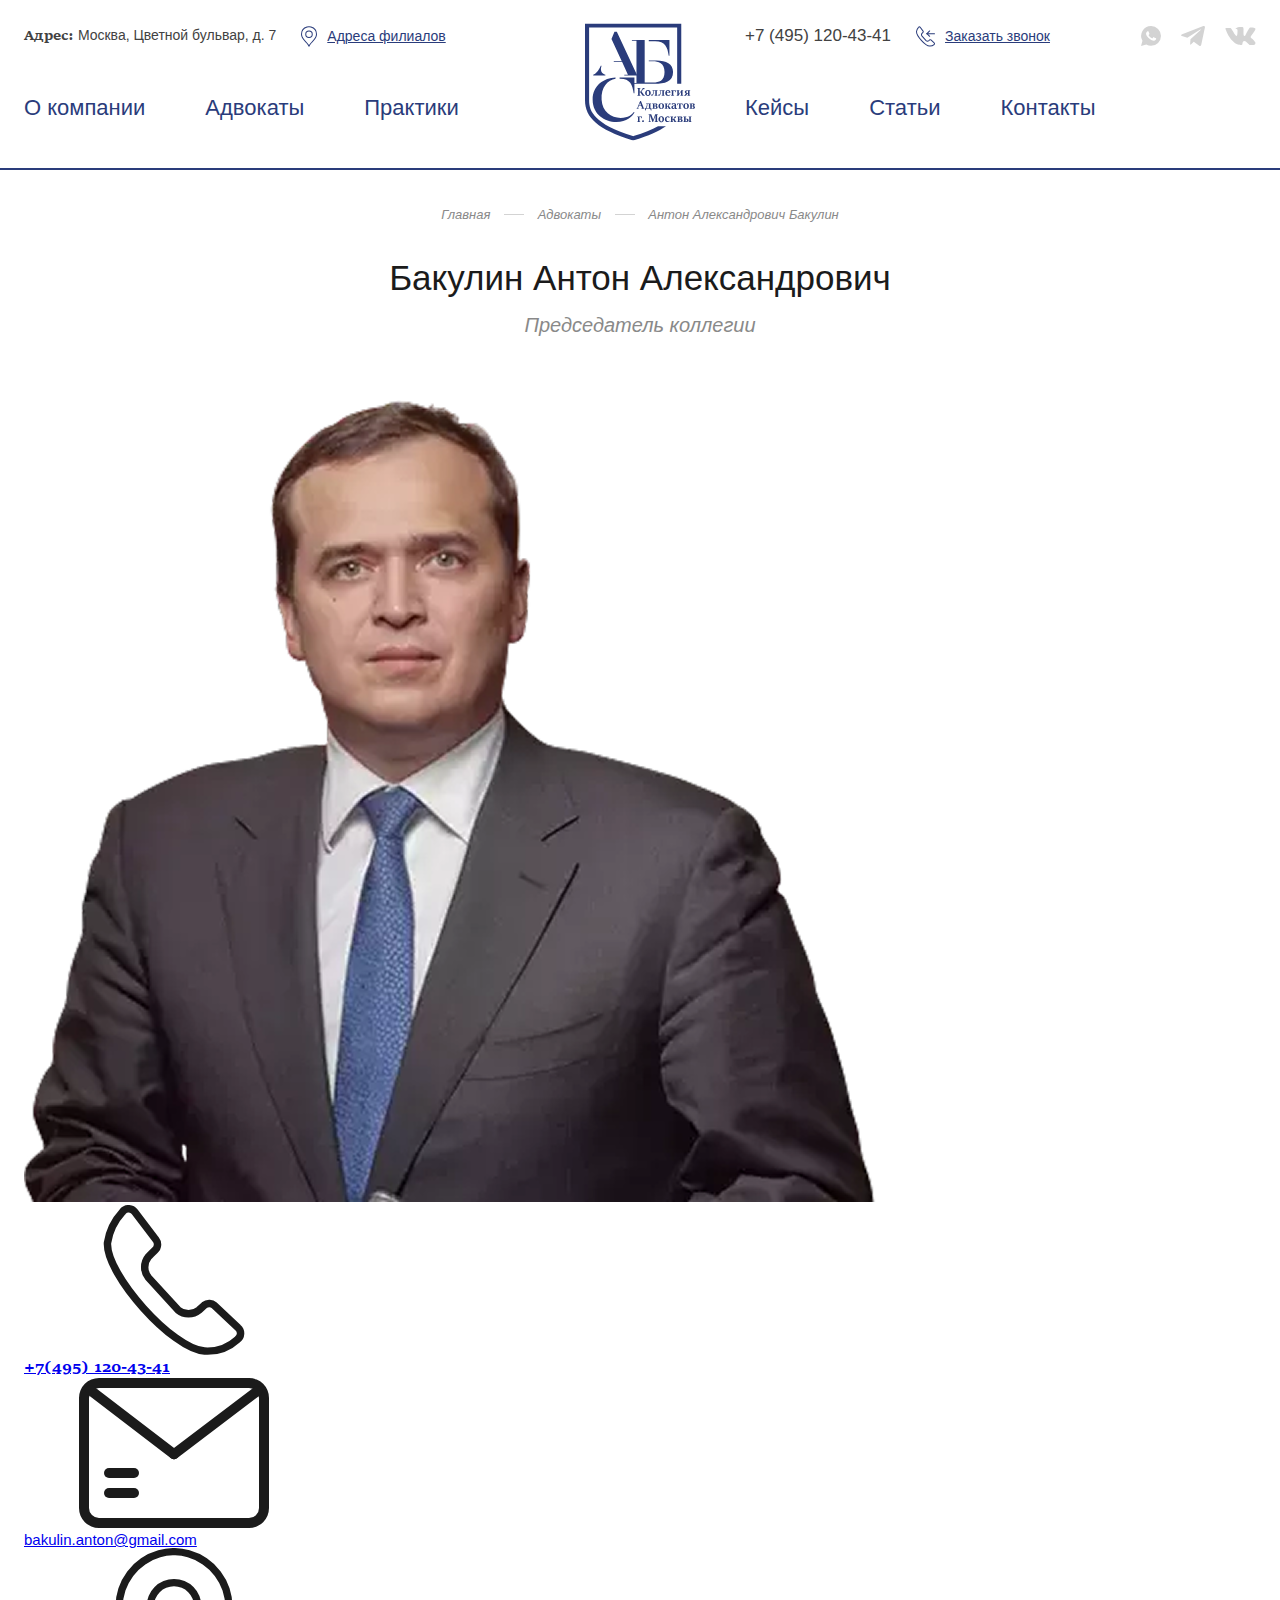
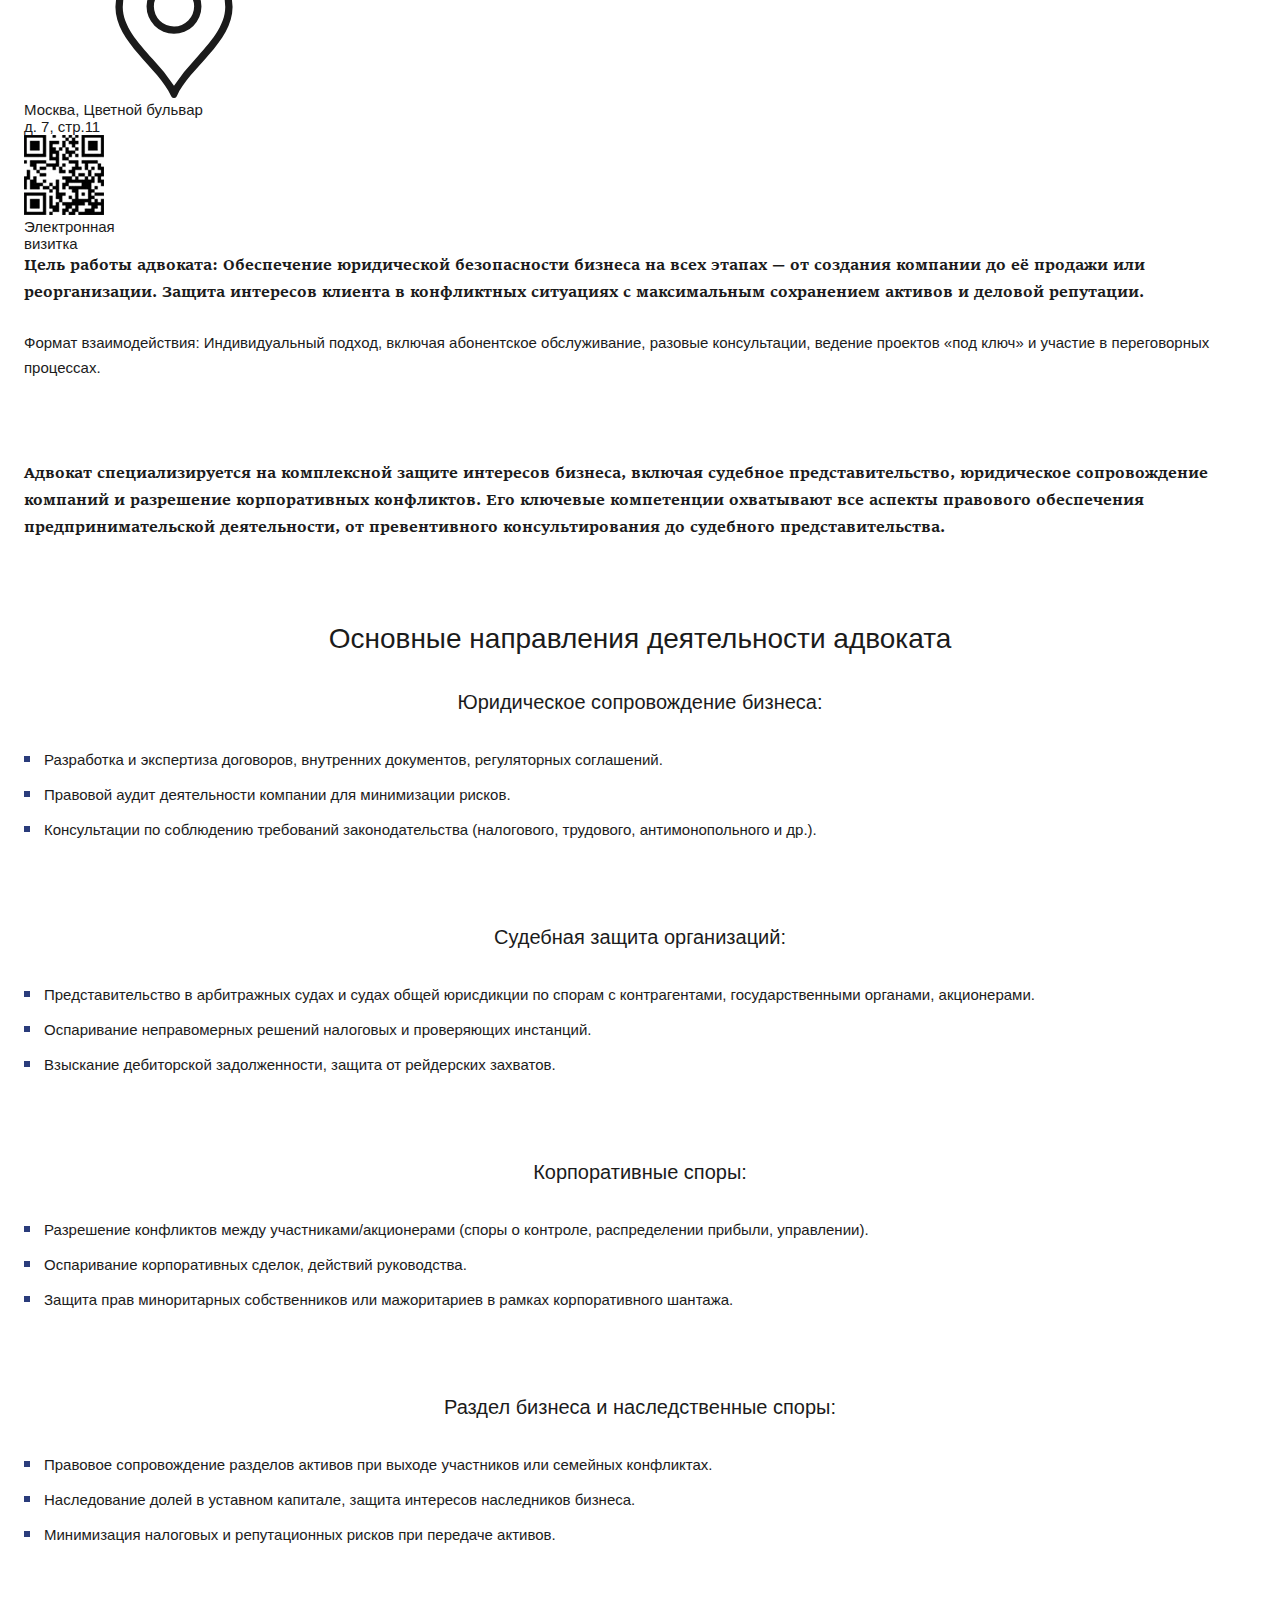
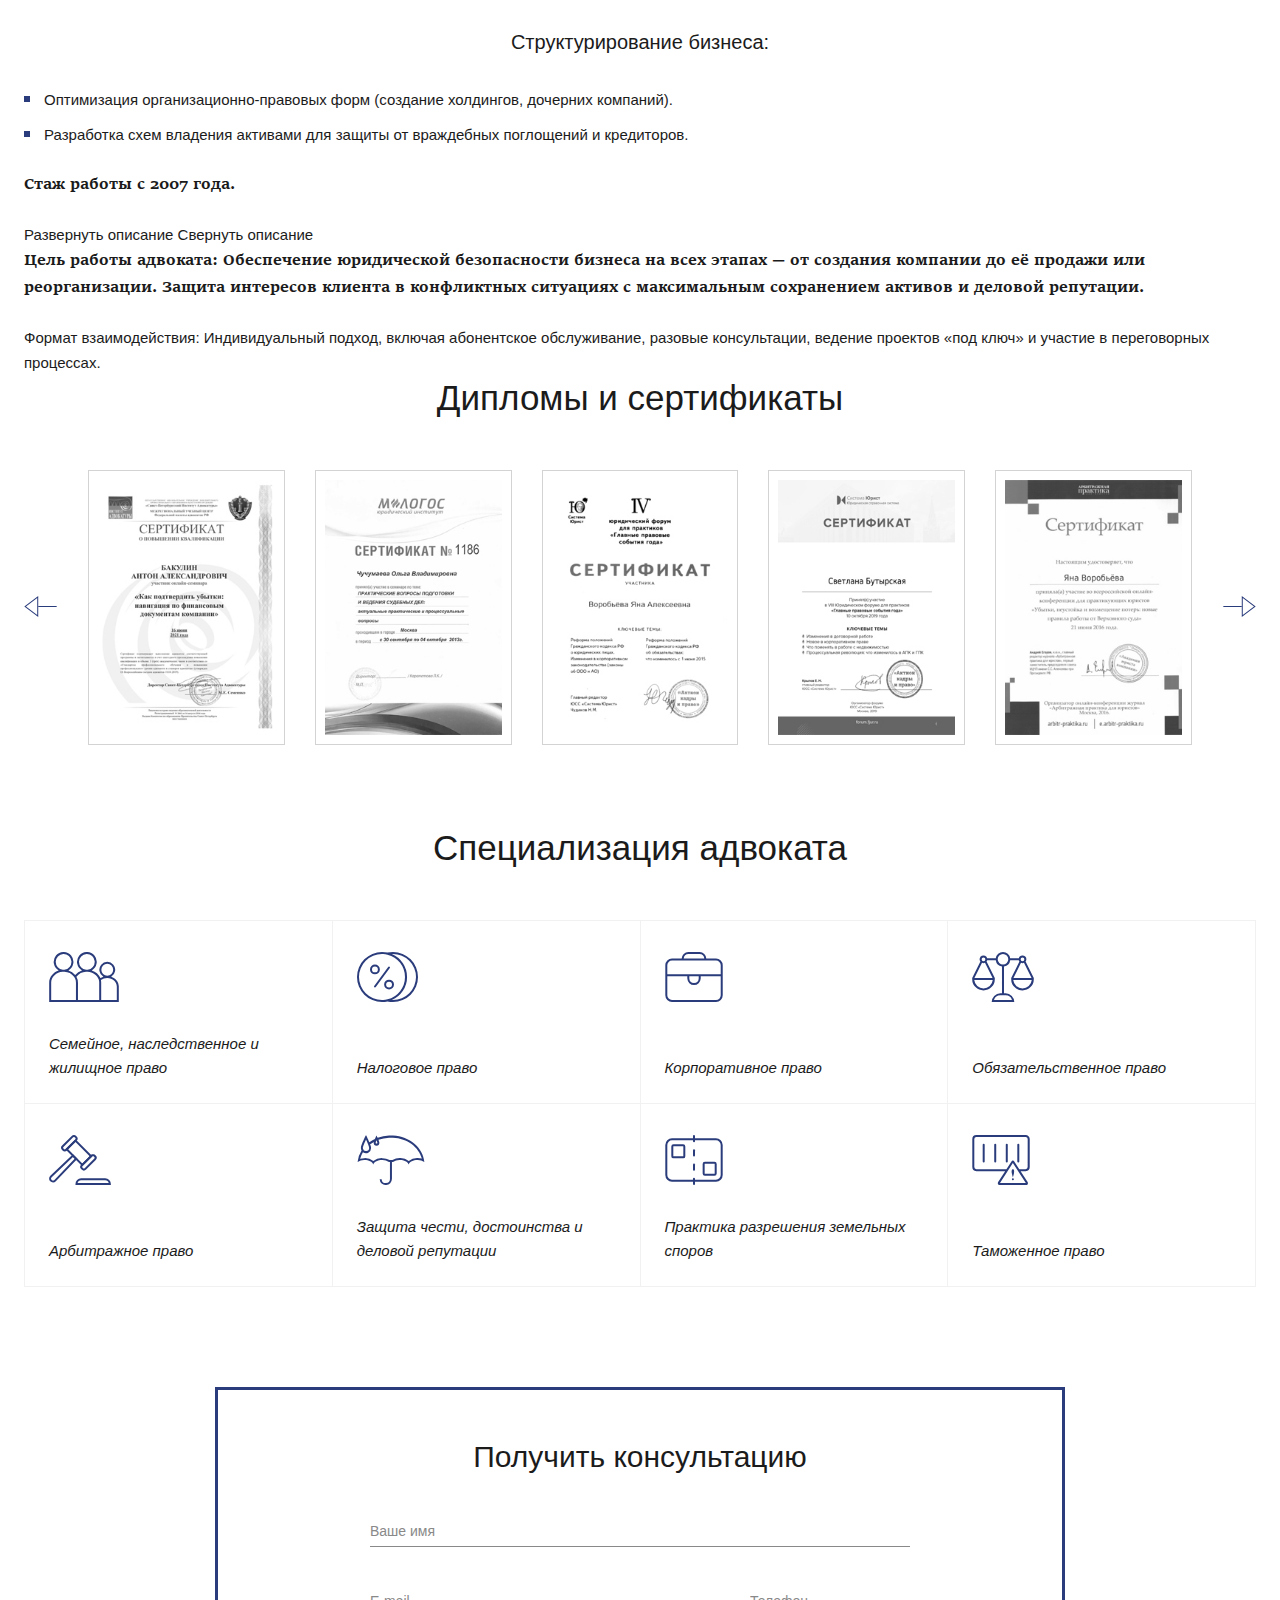
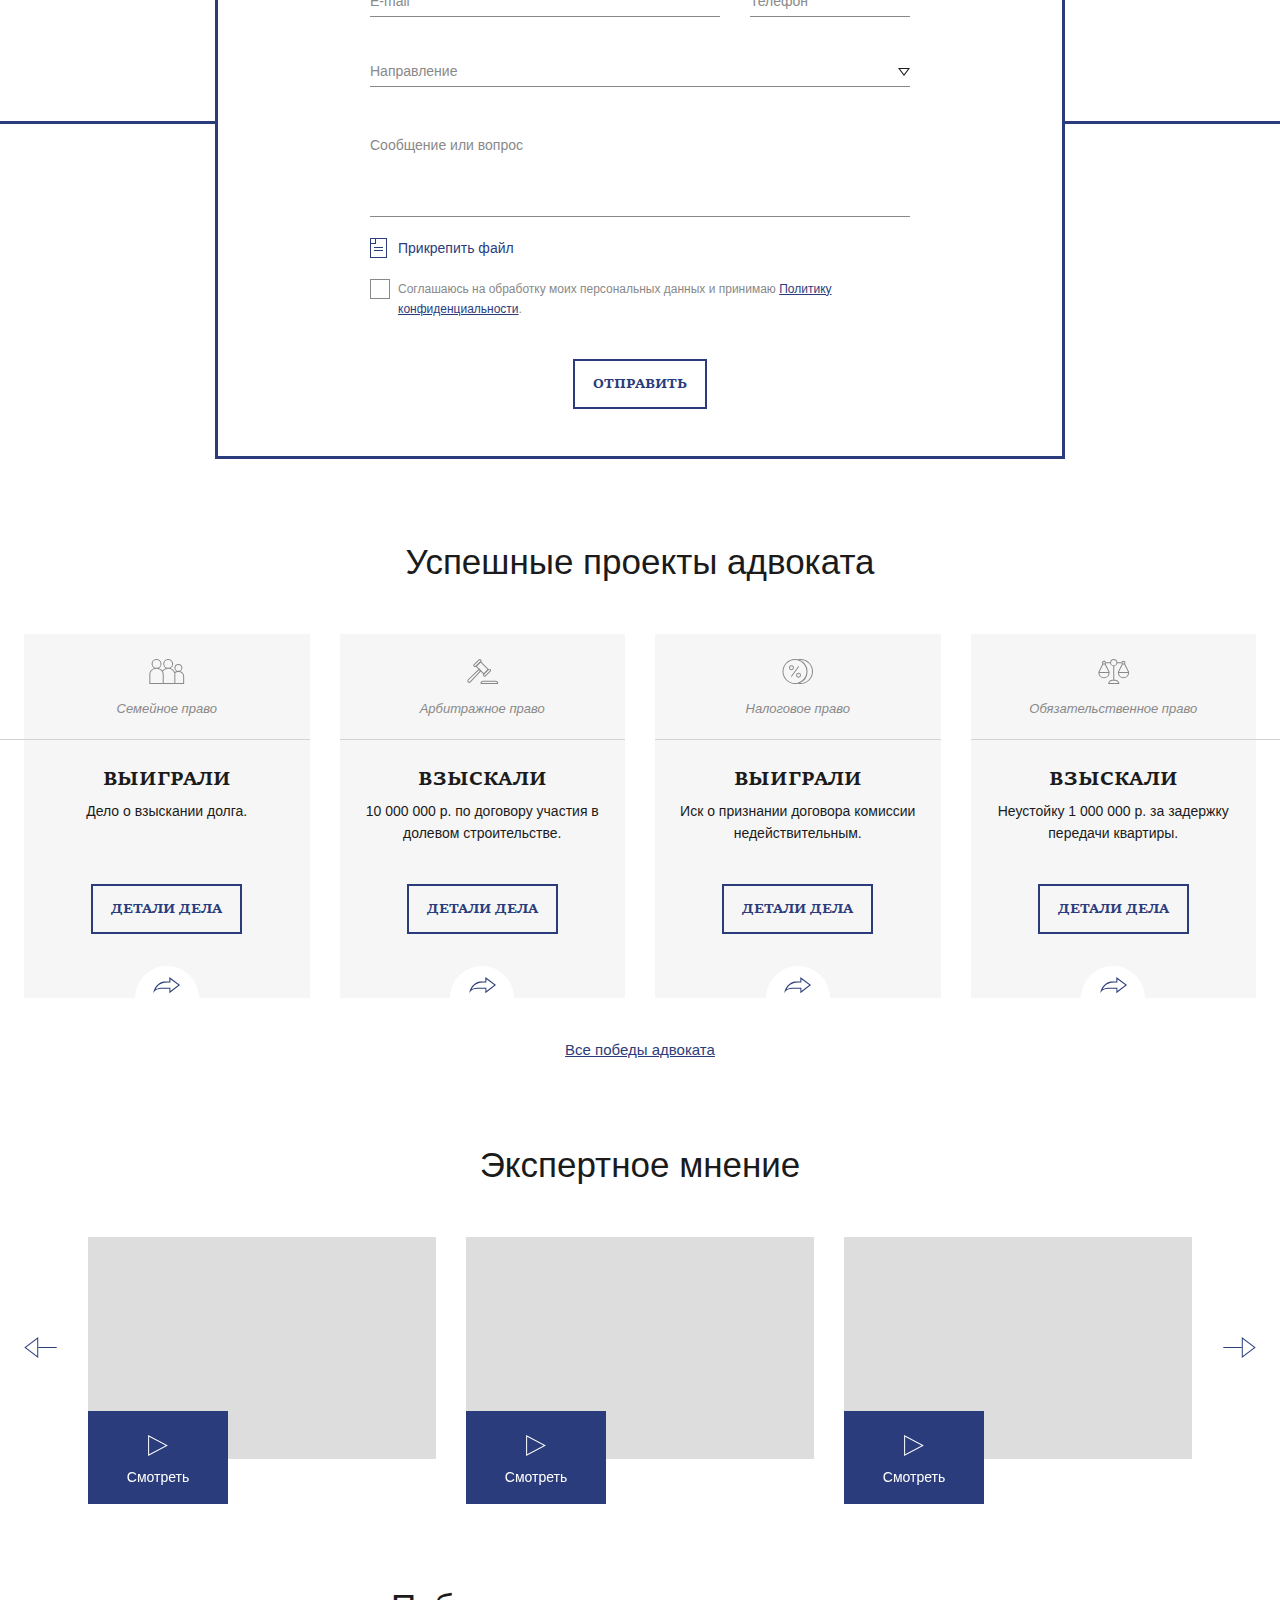
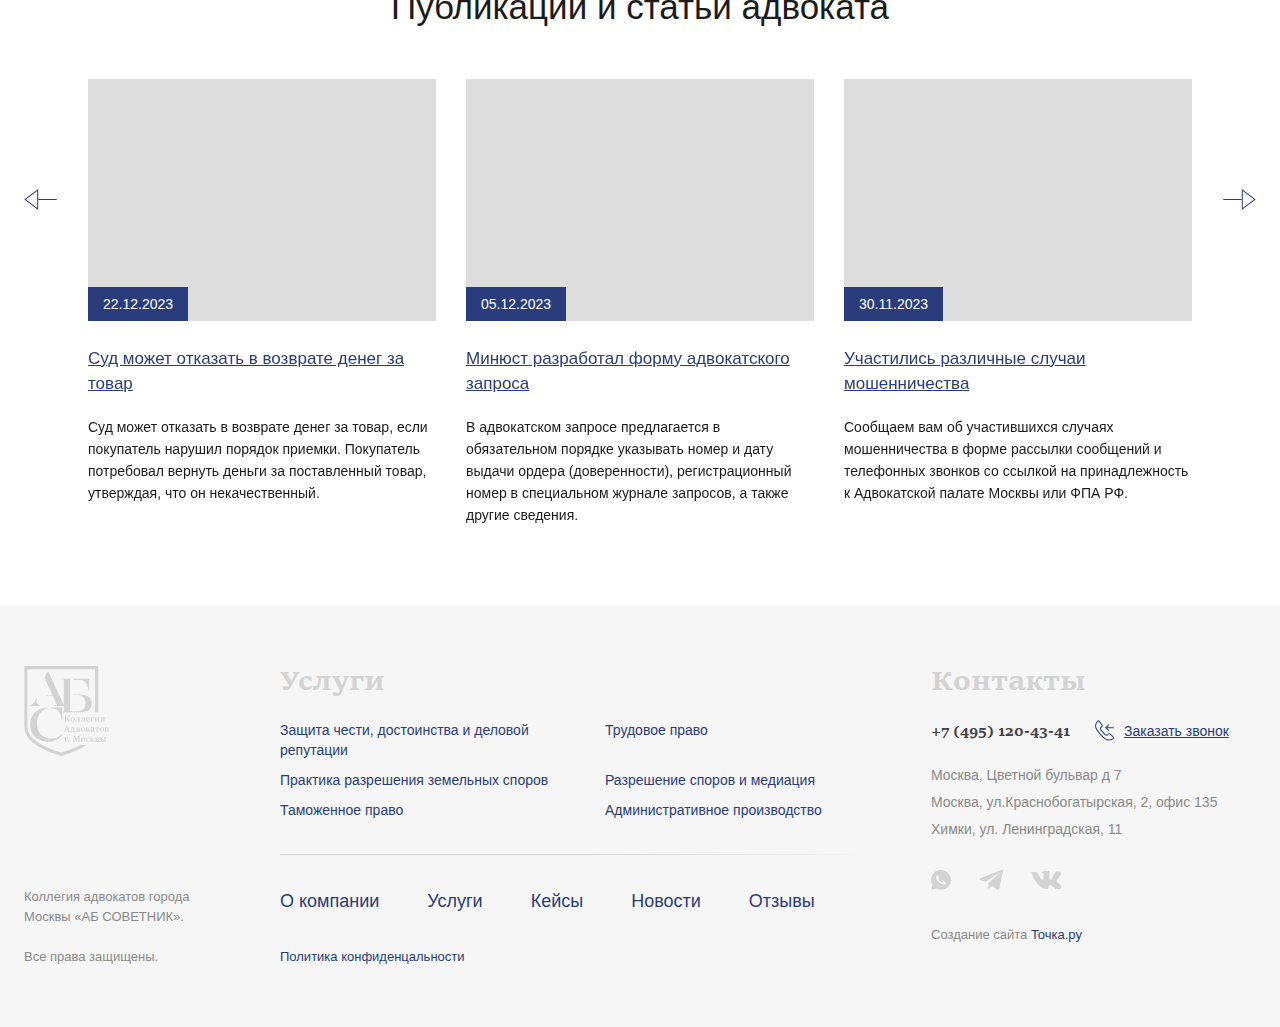
<file: person2.html>
<!DOCTYPE html>
<html lang="ru">
	<head>
		<meta http-equiv="Content-Type" content="text/html; charset=utf-8">

		<!-- Adapting the page for mobile devices -->
		<meta name="viewport" content="width=device-width, initial-scale=1, maximum-scale=1">

		<!-- Prohibition of phone number recognition -->
		<meta name="format-detection" content="telephone=no">
		<meta name="SKYPE_TOOLBAR" content ="SKYPE_TOOLBAR_PARSER_COMPATIBLE">

		<!-- Page title -->
		<title>Заголовок страницы</title>

		<!-- Meta description -->
		<meta name="description" content="">

		<!-- Meta Keywords -->
		<meta name="keywords" content="">

		<!-- Site icon, size 32x32, transparency supported. Recommended format: .ico or .png -->
		<link rel="shortcut icon" href="favicon.png">

		<!-- Changing the color of the mobile browser panel -->
		<meta name="msapplication-TileColor" content="#2a3c7b">
		<meta name="theme-color" content="#2a3c7b">

		<!-- Connecting style files -->
		<link rel="stylesheet" href="css/swiper-bundle.min.css" async>
		<link rel="stylesheet" href="css/swiper.css" async>
		<link rel="stylesheet" href="css/fancybox.css" async>
		<link rel="stylesheet" href="css/styles.css" async>

		<link rel="stylesheet" href="css/response_1487.css" media="print, (max-width: 1487px)" async>
		<link rel="stylesheet" href="css/response_1279.css" media="print, (max-width: 1279px)" async>
		<link rel="stylesheet" href="css/response_1023.css" media="print, (max-width: 1023px)" async>
		<link rel="stylesheet" href="css/response_767.css" media="print, (max-width: 767px)" async>
		<link rel="stylesheet" href="css/response_479.css" media="(max-width: 479px)" async>
	</head>

	<body>
		<div class="wrap">
			<div class="main">
				<header>
					<button class="mob_close_btn"></button>

					<div class="scroll">
						<div class="cont row">
							<div class="col">
								<div class="location"><b>Адрес:</b> Москва, Цветной бульвар, д. 7</div>

								<div class="map_link">
									<button class="btn modal_btn" data-modal="map_modal">
										<svg class="icon"><use xlink:href="images/sprite.svg#ic_location"></use></svg>
										<span>Адреса филиалов</span>
									</button>
								</div>
							</div>

							<a href="/" class="logo">
								<img src="images/logo.svg" alt="">
							</a>

							<div class="col">
								<div class="phone">
									<a href="tel:+74951204341">+7 (495) 120-43-41</a>
								</div>

								<button class="callback_btn modal_btn" data-modal="callback_modal">
									<svg class="icon"><use xlink:href="images/sprite.svg#ic_callback"></use></svg>
									<span>Заказать звонок</span>
								</button>

								<div class="socials">
									<a href="/" target="_blank" rel="noopener nofollow" class="whatsapp_link">
										<svg class="icon"><use xlink:href="images/sprite.svg#ic_whatsapp"></use></svg>
									</a>

									<a href="/" target="_blank" rel="noopener nofollow" class="telegram_link">
										<svg class="icon"><use xlink:href="images/sprite.svg#ic_telegram"></use></svg>
									</a>

									<a href="/" target="_blank" rel="noopener nofollow" class="vk_link">
										<svg class="icon"><use xlink:href="images/sprite.svg#ic_vk"></use></svg>
									</a>
								</div>
							</div>

							<nav class="menu row">
								<div class="col">
									<div class="menu_item">
										<a href="/">О компании</a>
									</div>

									<div class="menu_item">
										<a href="/">Адвокаты</a>
									</div>

									<div class="menu_item">
										<a href="/" class="sub_link">Практики</a>

										<div class="sub_menu">
											<div class="cont">
												<div class="row">
													<div class="col">
														<div>
															<a href="/" class="service sub_link">
																<div class="icon icon1">
																	<svg><use xlink:href="images/sprite.svg#ic_service1"></use></svg>
																</div>

																<div class="name">Семейное, наследственное и жилищное право</div>
															</a>

															<div class="sub">
																<div><a href="/">Развод</a></div>

																<div><a href="/">Признание и оспаривание отцовства</a></div>

																<div><a href="/">Алиментные обязательства</a></div>

																<div><a href="/">Адвокат по наследственным делам</a></div>
															</div>
														</div>

														<div>
															<a href="/" class="service">
																<div class="icon icon5">
																	<svg><use xlink:href="images/sprite.svg#ic_service5"></use></svg>
																</div>

																<div class="name">Уголовно-правовая защита физических лиц</div>
															</a>
														</div>

														<div>
															<a href="/" class="service">
																<div class="icon icon9">
																	<svg><use xlink:href="images/sprite.svg#ic_service9"></use></svg>
																</div>

																<div class="name">Арбитражное право</div>
															</a>
														</div>

														<div>
															<a href="/" class="service">
																<div class="icon icon13">
																	<svg><use xlink:href="images/sprite.svg#ic_service13"></use></svg>
																</div>

																<div class="name">Трудовое право</div>
															</a>
														</div>
													</div>

													<div class="col">
														<div>
															<a href="/" class="service">
																<div class="icon icon2">
																	<svg><use xlink:href="images/sprite.svg#ic_service2"></use></svg>
																</div>

																<div class="name">Налоговое право</div>
															</a>
														</div>

														<div>
															<a href="/" class="service">
																<div class="icon icon6">
																	<svg><use xlink:href="images/sprite.svg#ic_service6"></use></svg>
																</div>

																<div class="name">Уголовно-правовая защита предпринимателей</div>
															</a>
														</div>

														<div>
															<a href="/" class="service">
																<div class="icon icon10">
																	<svg><use xlink:href="images/sprite.svg#ic_service10"></use></svg>
																</div>

																<div class="name">Защита чести, достоинства и деловой репутации</div>
															</a>
														</div>

														<div>
															<a href="/" class="service">
																<div class="icon icon14">
																	<svg><use xlink:href="images/sprite.svg#ic_service14"></use></svg>
																</div>

																<div class="name">Разрешение споров и медиация</div>
															</a>
														</div>
													</div>

													<div class="col">
														<div>
															<a href="/" class="service">
																<div class="icon icon3">
																	<svg><use xlink:href="images/sprite.svg#ic_service3"></use></svg>
																</div>

																<div class="name">Корпоративное право</div>
															</a>
														</div>

														<div>
															<a href="/" class="service">
																<div class="icon icon7">
																	<svg><use xlink:href="images/sprite.svg#ic_service7"></use></svg>
																</div>

																<div class="name">Банкротство и субсидиарная ответственность</div>
															</a>
														</div>

														<div>
															<a href="/" class="service">
																<div class="icon icon11">
																	<svg><use xlink:href="images/sprite.svg#ic_service11"></use></svg>
																</div>

																<div class="name">Практика разрешения земельных споров</div>
															</a>
														</div>

														<div>
															<a href="/" class="service">
																<div class="icon icon15">
																	<svg><use xlink:href="images/sprite.svg#ic_service15"></use></svg>
																</div>

																<div class="name">Административное производство</div>
															</a>
														</div>
													</div>

													<div class="col">
														<div>
															<a href="/" class="service">
																<div class="icon icon4">
																	<svg><use xlink:href="images/sprite.svg#ic_service4"></use></svg>
																</div>

																<div class="name">Обязательственное право</div>
															</a>
														</div>

														<div>
															<a href="/" class="service">
																<div class="icon icon8">
																	<svg><use xlink:href="images/sprite.svg#ic_service8"></use></svg>
																</div>

																<div class="name">Авторское право</div>
															</a>
														</div>

														<div>
															<a href="/" class="service">
																<div class="icon icon12">
																	<svg><use xlink:href="images/sprite.svg#ic_service12"></use></svg>
																</div>

																<div class="name">Таможенное право</div>
															</a>
														</div>

														<div>
															<a href="/" class="service">
																<div class="icon icon16">
																	<svg><use xlink:href="images/sprite.svg#ic_service16"></use></svg>
																</div>

																<div class="name">Внешний юридический<br> департамент</div>
															</a>
														</div>
													</div>
												</div>
											</div>
										</div>
									</div>
								</div>

								<div class="col">
									<div class="menu_item">
										<a href="/">Кейсы</a>
									</div>

									<div class="menu_item">
										<a href="/">Статьи</a>
									</div>

									<div class="menu_item">
										<a href="/">Контакты</a>
									</div>
								</div>
							</nav>
						</div>
					</div>
				</header>


				<section class="mob_header">
					<div class="cont row">
						<a href="/" class="logo">
							<img src="images/logo.svg" alt="">
						</a>

						<div class="contacts">
							<div class="phone">
								<a href="tel:+74951204341">+7 (495) 120-43-41</a>
							</div>

							<button class="callback_btn modal_btn" data-modal="callback_modal">
								<svg class="icon"><use xlink:href="images/sprite.svg#ic_callback"></use></svg>
								<span>Заказать звонок</span>
							</button>

							<div class="socials">
								<a href="/" target="_blank" rel="noopener nofollow" class="whatsapp_link">
									<svg class="icon"><use xlink:href="images/sprite.svg#ic_whatsapp"></use></svg>
								</a>

								<a href="/" target="_blank" rel="noopener nofollow" class="telegram_link">
									<svg class="icon"><use xlink:href="images/sprite.svg#ic_telegram"></use></svg>
								</a>

								<a href="/" target="_blank" rel="noopener nofollow" class="vk_link">
									<svg class="icon"><use xlink:href="images/sprite.svg#ic_vk"></use></svg>
								</a>
							</div>
						</div>

						<button class="mob_menu_btn">
							<span></span>
						</button>
					</div>
				</section>


				<section class="page_head">
					<div class="cont">
						<div class="breadcrumbs">
							<a href="/">Главная</a> <span class="sep"></span>
							<a href="/">Адвокаты</a> <span class="sep"></span>
							<span class="current">Антон Александрович Бакулин</span>
						</div>

						<h1 class="page_title">Бакулин Антон Александрович</h1>

						<div class="page_desc">Председатель коллегии</div>
					</div>
				</section>


				<section class="person2_info block">
					<div class="cont">
						<div class="data">
							<div class="photo">
								<img src="images/tmp/person_page_photo.png" alt="" loading="lazy">
							</div>

							<div class="contacts">
								<div class="phone">
									<svg class="icon"><use xlink:href="images/sprite.svg#ic_phone"></use></svg>

									<div>
										<div class="row">
											<a href="tel:+74951204341" aria-label="Номер телефона"><b>+7(495) 120-43-41</b></a>
										</div>
									</div>
								</div>

								<div class="email">
									<svg class="icon"><use xlink:href="images/sprite.svg#ic_email"></use></svg>

									<div>
										<div><a href="mailto:bakulin.anton@gmail.com" aria-label="Электронная почка">bakulin.anton@gmail.com</a></div>
									</div>
								</div>

								<div class="location">
									<svg class="icon"><use xlink:href="images/sprite.svg#ic_location"></use></svg>

									<div>
										<div>Москва, Цветной бульвар<br> д. 7, стр.11</div>
									</div>
								</div>

								<div class="business_card">
									<div class="qr_code">
										<img src="images/tmp/qr_code.png" alt="" loading="lazy">
									</div>

									<div class="name">Электронная<br> визитка</div>
								</div>
							</div>

							<div class="desc text_block">
								<p><b>Цель работы адвоката: Обеспечение юридической безопасности бизнеса на всех этапах — от создания компании до её продажи или реорганизации. Защита интересов клиента в конфликтных ситуациях с максимальным сохранением активов и деловой репутации.</b></p>

								<p>Формат взаимодействия: Индивидуальный подход, включая абонентское обслуживание, разовые консультации, ведение проектов «под ключ» и участие в переговорных процессах.</p>
							</div>
						</div>
					</div>
				</section>


				<section class="person_desc">
					<div class="cont">
						<div class="text_block">
							<p><b>Адвокат специализируется на комплексной защите интересов бизнеса, включая судебное представительство, юридическое сопровождение компаний и разрешение корпоративных конфликтов. Его ключевые компетенции охватывают все аспекты правового обеспечения предпринимательской деятельности, от превентивного консультирования до судебного представительства.</b></p>

							<h2>Основные направления деятельности адвоката</h2>

							<h3>Юридическое сопровождение бизнеса: </h3>

							<ul>
								<li>Разработка и экспертиза договоров, внутренних документов, регуляторных соглашений.</li>

								<li>Правовой аудит деятельности компании для минимизации рисков.</li>

								<li>Консультации по соблюдению требований законодательства (налогового, трудового, антимонопольного и др.).</li>
							</ul>

							<h3>Судебная защита организаций:</h3>

							<ul>
								<li>Представительство в арбитражных судах и судах общей юрисдикции по спорам с контрагентами, государственными органами, акционерами.</li>

								<li>Оспаривание неправомерных решений налоговых и проверяющих инстанций.</li>

								<li>Взыскание дебиторской задолженности, защита от рейдерских захватов.</li>
							</ul>

							<h3>Корпоративные споры:</h3>

							<ul>
								<li>Разрешение конфликтов между участниками/акционерами (споры о контроле, распределении прибыли, управлении).</li>

								<li>Оспаривание корпоративных сделок, действий руководства.</li>

								<li>Защита прав миноритарных собственников или мажоритариев в рамках корпоративного шантажа.</li>
							</ul>

							<h3>Раздел бизнеса и наследственные споры:</h3>

							<ul>
								<li>Правовое сопровождение разделов активов при выходе участников или семейных конфликтах.</li>

								<li>Наследование долей в уставном капитале, защита интересов наследников бизнеса.</li>

								<li>Минимизация налоговых и репутационных рисков при передаче активов.</li>
							</ul>

							<h3>Структурирование бизнеса:</h3>

							<ul>
								<li>Оптимизация организационно-правовых форм (создание холдингов, дочерних компаний).</li>

								<li>Разработка схем владения активами для защиты от враждебных поглощений и кредиторов.</li>
							</ul>

							<p><b>Стаж работы с 2007 года.</b></p>

							<button class="spoler_btn">
								<span>Развернуть описание</span>
								<span>Свернуть описание</span>
							</button>
						</div>

						<div class="mob text_block">
							<p><b>Цель работы адвоката: Обеспечение юридической безопасности бизнеса на всех этапах — от создания компании до её продажи или реорганизации. Защита интересов клиента в конфликтных ситуациях с максимальным сохранением активов и деловой репутации.</b></p>

							<p>Формат взаимодействия: Индивидуальный подход, включая абонентское обслуживание, разовые консультации, ведение проектов «под ключ» и участие в переговорных процессах.</p>
						</div>
					</div>
				</section>


				<section class="certs block">
					<div class="cont">
						<div class="block_head">
							<div class="title">Дипломы и сертификаты</div>
						</div>

						<div class="swiper">
							<div class="swiper-wrapper">
								<div class="swiper-slide">
									<a href="images/tmp/cert_thumb1.jpg" data-fancybox="certs" class="item fancy_img">
										<div class="thumb">
											<img src="images/tmp/cert_thumb1.jpg" alt="" loading="lazy">

											<div class="icon">
												<svg><use xlink:href="images/sprite.svg#ic_zoom"></use></svg>
											</div>
										</div>
									</a>
								</div>

								<div class="swiper-slide">
									<a href="images/tmp/cert_thumb2.jpg" data-fancybox="certs" class="item fancy_img">
										<div class="thumb">
											<img src="images/tmp/cert_thumb2.jpg" alt="" loading="lazy">

											<div class="icon">
												<svg><use xlink:href="images/sprite.svg#ic_zoom"></use></svg>
											</div>
										</div>
									</a>
								</div>

								<div class="swiper-slide">
									<a href="images/tmp/cert_thumb3.jpg" data-fancybox="certs" class="item fancy_img">
										<div class="thumb">
											<img src="images/tmp/cert_thumb3.jpg" alt="" loading="lazy">

											<div class="icon">
												<svg><use xlink:href="images/sprite.svg#ic_zoom"></use></svg>
											</div>
										</div>
									</a>
								</div>

								<div class="swiper-slide">
									<a href="images/tmp/cert_thumb4.jpg" data-fancybox="certs" class="item fancy_img">
										<div class="thumb">
											<img src="images/tmp/cert_thumb4.jpg" alt="" loading="lazy">

											<div class="icon">
												<svg><use xlink:href="images/sprite.svg#ic_zoom"></use></svg>
											</div>
										</div>
									</a>
								</div>

								<div class="swiper-slide">
									<a href="images/tmp/cert_thumb5.jpg" data-fancybox="certs" class="item fancy_img">
										<div class="thumb">
											<img src="images/tmp/cert_thumb5.jpg" alt="" loading="lazy">

											<div class="icon">
												<svg><use xlink:href="images/sprite.svg#ic_zoom"></use></svg>
											</div>
										</div>
									</a>
								</div>

								<div class="swiper-slide">
									<a href="images/tmp/cert_thumb1.jpg" data-fancybox="certs" class="item fancy_img">
										<div class="thumb">
											<img src="images/tmp/cert_thumb1.jpg" alt="" loading="lazy">

											<div class="icon">
												<svg><use xlink:href="images/sprite.svg#ic_zoom"></use></svg>
											</div>
										</div>
									</a>
								</div>

								<div class="swiper-slide">
									<a href="images/tmp/cert_thumb2.jpg" data-fancybox="certs" class="item fancy_img">
										<div class="thumb">
											<img src="images/tmp/cert_thumb2.jpg" alt="" loading="lazy">

											<div class="icon">
												<svg><use xlink:href="images/sprite.svg#ic_zoom"></use></svg>
											</div>
										</div>
									</a>
								</div>

								<div class="swiper-slide">
									<a href="images/tmp/cert_thumb3.jpg" data-fancybox="certs" class="item fancy_img">
										<div class="thumb">
											<img src="images/tmp/cert_thumb3.jpg" alt="" loading="lazy">

											<div class="icon">
												<svg><use xlink:href="images/sprite.svg#ic_zoom"></use></svg>
											</div>
										</div>
									</a>
								</div>

								<div class="swiper-slide">
									<a href="images/tmp/cert_thumb4.jpg" data-fancybox="certs" class="item fancy_img">
										<div class="thumb">
											<img src="images/tmp/cert_thumb4.jpg" alt="" loading="lazy">

											<div class="icon">
												<svg><use xlink:href="images/sprite.svg#ic_zoom"></use></svg>
											</div>
										</div>
									</a>
								</div>

								<div class="swiper-slide">
									<a href="images/tmp/cert_thumb5.jpg" data-fancybox="certs" class="item fancy_img">
										<div class="thumb">
											<img src="images/tmp/cert_thumb5.jpg" alt="" loading="lazy">

											<div class="icon">
												<svg><use xlink:href="images/sprite.svg#ic_zoom"></use></svg>
											</div>
										</div>
									</a>
								</div>
							</div>

							<div class="swiper-button-prev">
								<svg class="icon"><use xlink:href="images/sprite.svg#ic_arrow_hor"></use></svg>
								<svg class="icon"><use xlink:href="images/sprite.svg#ic_arrow_hor_h"></use></svg>
							</div>

							<div class="swiper-button-next">
								<svg class="icon"><use xlink:href="images/sprite.svg#ic_arrow_hor"></use></svg>
								<svg class="icon"><use xlink:href="images/sprite.svg#ic_arrow_hor_h"></use></svg>
							</div>
						</div>
					</div>
				</section>


				<section class="services block big_m">
					<div class="cont">
						<div class="block_head">
							<div class="title">Специализация адвоката</div>
						</div>

						<div class="row">
							<a href="/" class="service">
								<div class="icon icon1">
									<svg><use xlink:href="images/sprite.svg#ic_service1"></use></svg>
								</div>

								<div class="name">Семейное, наследственное и жилищное право</div>
							</a>

							<a href="/" class="service">
								<div class="icon icon2">
									<svg><use xlink:href="images/sprite.svg#ic_service2"></use></svg>
								</div>

								<div class="name">Налоговое право</div>
							</a>

							<a href="/" class="service">
								<div class="icon icon3">
									<svg><use xlink:href="images/sprite.svg#ic_service3"></use></svg>
								</div>

								<div class="name">Корпоративное право</div>
							</a>

							<a href="/" class="service">
								<div class="icon icon4">
									<svg><use xlink:href="images/sprite.svg#ic_service4"></use></svg>
								</div>

								<div class="name">Обязательственное право</div>
							</a>

							<a href="/" class="service">
								<div class="icon icon9">
									<svg><use xlink:href="images/sprite.svg#ic_service9"></use></svg>
								</div>

								<div class="name">Арбитражное право</div>
							</a>

							<a href="/" class="service">
								<div class="icon icon10">
									<svg><use xlink:href="images/sprite.svg#ic_service10"></use></svg>
								</div>

								<div class="name">Защита чести, достоинства и деловой репутации</div>
							</a>

							<a href="/" class="service">
								<div class="icon icon11">
									<svg><use xlink:href="images/sprite.svg#ic_service11"></use></svg>
								</div>

								<div class="name">Практика разрешения земельных споров</div>
							</a>

							<a href="/" class="service">
								<div class="icon icon12">
									<svg><use xlink:href="images/sprite.svg#ic_service12"></use></svg>
								</div>

								<div class="name">Таможенное право</div>
							</a>
						</div>
					</div>
				</section>


				<section class="get_consult block">
					<div class="cont">
						<div class="data">
							<div class="block_title">Получить консультацию</div>

							<form action="" class="form">
								<div class="line">
									<div class="field">
										<input type="text" name="" value="" class="input" placeholder="Ваше имя">
									</div>
								</div>

								<div class="columns">
									<div class="line width2of3">
										<div class="field">
											<input type="email" name="" value="" class="input" placeholder="E-mail">
										</div>
									</div>

									<div class="line width1of3">
										<div class="field">
											<input type="tel" name="" value="" class="input" placeholder="Телефон">
										</div>
									</div>
								</div>

								<div class="line">
									<div class="field">
										<select name="" data-placeholder="Направление">
											<option value="1">Вариант 1</option>
											<option value="2">Вариант 2</option>
											<option value="3">Вариант 3</option>
										</select>

										<svg class="arr" width="12" heigth="8"><use xlink:href="images/sprite.svg#ic_arr_ver"></use></svg>
									</div>
								</div>

								<div class="line">
									<div class="field">
										<textarea name="" placeholder="Сообщение или вопрос"></textarea>
									</div>
								</div>

								<div class="line file">
									<div class="field">
										<label>
											<input type="file" name="file">

											<svg class="icon"><use xlink:href="images/sprite.svg#ic_file"></use></svg>
											<span>Прикрепить файл</span>
										</label>
									</div>
								</div>

								<div class="line agree">
									<div class="field">
										<label class="checkbox">
											<input type="checkbox" name="agree">

											<div class="check">
												<svg class="icon"><use xlink:href="images/sprite.svg#ic_check"></use></svg>
											</div>

											<div>Соглашаюсь на обработку моих  персональных  данных и принимаю <a href="/" target="_blank">Политику конфиденциальности</a>.</div>
										</label>
									</div>
								</div>

								<div class="submit">
									<button type="submit" class="submit_btn">ОТПРАВИТЬ</button>
								</div>
							</form>
						</div>
					</div>
				</section>


				<section class="cases block">
					<div class="cont">
						<div class="block_head">
							<div class="title">Успешные проекты адвоката</div>
						</div>

						<div class="row">
							<div class="item">
								<div class="head">
									<div class="icon">
										<svg><use xlink:href="images/sprite.svg#ic_service1"></use></svg>
									</div>

									<div class="service">Семейное право</div>
								</div>

								<div class="name">ВЫИГРАЛИ</div>

								<div class="desc">Дело о взыскании долга.</div>

								<div class="link">
									<a href="/">ДЕТАЛИ ДЕЛА</a>
								</div>

								<a href="/" class="arr">
									<div class="icon">
										<svg><use xlink:href="images/sprite.svg#ic_link"></use></svg>
									</div>

									<span>Ссылка на дело</span>
								</a>
							</div>

							<div class="item">
								<div class="head">
									<div class="icon">
										<svg><use xlink:href="images/sprite.svg#ic_service9"></use></svg>
									</div>

									<div class="service">Арбитражное право</div>
								</div>

								<div class="name">ВЗЫСКАЛИ</div>

								<div class="desc">10 000 000 р. по договору участия в долевом строительстве.</div>

								<div class="link">
									<a href="/">ДЕТАЛИ ДЕЛА</a>
								</div>

								<a href="/" class="arr">
									<div class="icon">
										<svg><use xlink:href="images/sprite.svg#ic_link"></use></svg>
									</div>

									<span>Ссылка на дело</span>
								</a>
							</div>

							<div class="item">
								<div class="head">
									<div class="icon">
										<svg><use xlink:href="images/sprite.svg#ic_service2"></use></svg>
									</div>

									<div class="service">Налоговое право</div>
								</div>

								<div class="name">ВЫИГРАЛИ</div>

								<div class="desc">Иск о признании договора комиссии недействительным.</div>

								<div class="link">
									<a href="/">ДЕТАЛИ ДЕЛА</a>
								</div>

								<a href="/" class="arr">
									<div class="icon">
										<svg><use xlink:href="images/sprite.svg#ic_link"></use></svg>
									</div>

									<span>Ссылка на дело</span>
								</a>
							</div>

							<div class="item">
								<div class="head">
									<div class="icon">
										<svg><use xlink:href="images/sprite.svg#ic_service4"></use></svg>
									</div>

									<div class="service">Обязательственное право</div>
								</div>

								<div class="name">ВЗЫСКАЛИ</div>

								<div class="desc">Неустойку 1 000 000 р. за задержку передачи квартиры.</div>

								<div class="link">
									<a href="/">ДЕТАЛИ ДЕЛА</a>
								</div>

								<a href="/" class="arr">
									<div class="icon">
										<svg><use xlink:href="images/sprite.svg#ic_link"></use></svg>
									</div>

									<span>Ссылка на дело</span>
								</a>
							</div>
						</div>

						<div class="all_link">
							<a href="/">Все победы адвоката</a>
						</div>
					</div>
				</section>


				<section class="videos block">
					<div class="cont">
						<div class="block_head">
							<div class="title">Экспертное мнение</div>
						</div>

						<div class="swiper">
							<div class="swiper-wrapper">
								<div class="swiper-slide">
									<a href="/video.mp4" data-fancybox="videos" class="video fancy_img">
										<div class="thumb">
											<img src="images/tmp/person_video_thumb1.jpg" alt="" loading="lazy">
										</div>

										<div class="btn">
											<svg class="icon"><use xlink:href="images/sprite.svg#ic_video_play"></use></svg>
											<span>Смотреть</span>
										</div>
									</a>
								</div>

								<div class="swiper-slide">
									<a href="https://www.youtube.com/watch?v=R9Wvg6THqUk&t=1s" data-fancybox="videos" class="video fancy_img">
										<div class="thumb">
											<img src="images/tmp/person_video_thumb2.jpg" alt="" loading="lazy">
										</div>

										<div class="btn">
											<svg class="icon"><use xlink:href="images/sprite.svg#ic_video_play"></use></svg>
											<span>Смотреть</span>
										</div>
									</a>
								</div>

								<div class="swiper-slide">
									<a href="https://www.youtube.com/watch?v=R9Wvg6THqUk&t=1s" data-fancybox="videos" class="video fancy_img">
										<div class="thumb">
											<img src="images/tmp/person_video_thumb3.jpg" alt="" loading="lazy">
										</div>

										<div class="btn">
											<svg class="icon"><use xlink:href="images/sprite.svg#ic_video_play"></use></svg>
											<span>Смотреть</span>
										</div>
									</a>
								</div>

								<div class="swiper-slide">
									<a href="https://www.youtube.com/watch?v=R9Wvg6THqUk&t=1s" data-fancybox="videos" class="video fancy_img">
										<div class="thumb">
											<img src="images/tmp/person_video_thumb1.jpg" alt="" loading="lazy">
										</div>

										<div class="btn">
											<svg class="icon"><use xlink:href="images/sprite.svg#ic_video_play"></use></svg>
											<span>Смотреть</span>
										</div>
									</a>
								</div>

								<div class="swiper-slide">
									<a href="https://www.youtube.com/watch?v=R9Wvg6THqUk&t=1s" data-fancybox="videos" class="video fancy_img">
										<div class="thumb">
											<img src="images/tmp/person_video_thumb2.jpg" alt="" loading="lazy">
										</div>

										<div class="btn">
											<svg class="icon"><use xlink:href="images/sprite.svg#ic_video_play"></use></svg>
											<span>Смотреть</span>
										</div>
									</a>
								</div>

								<div class="swiper-slide">
									<a href="https://www.youtube.com/watch?v=R9Wvg6THqUk&t=1s" data-fancybox="videos" class="video fancy_img">
										<div class="thumb">
											<img src="images/tmp/person_video_thumb3.jpg" alt="" loading="lazy">
										</div>

										<div class="btn">
											<svg class="icon"><use xlink:href="images/sprite.svg#ic_video_play"></use></svg>
											<span>Смотреть</span>
										</div>
									</a>
								</div>
							</div>

							<div class="swiper-button-prev">
								<svg class="icon"><use xlink:href="images/sprite.svg#ic_arrow_hor"></use></svg>
								<svg class="icon"><use xlink:href="images/sprite.svg#ic_arrow_hor_h"></use></svg>
							</div>

							<div class="swiper-button-next">
								<svg class="icon"><use xlink:href="images/sprite.svg#ic_arrow_hor"></use></svg>
								<svg class="icon"><use xlink:href="images/sprite.svg#ic_arrow_hor_h"></use></svg>
							</div>
						</div>
					</div>
				</section>


				<section class="articles block">
					<div class="cont">
						<div class="block_head">
							<div class="title">Публикации и статьи адвоката</div>
						</div>

						<div class="swiper">
							<div class="swiper-wrapper">
								<div class="swiper-slide">
									<div class="article">
										<a href="/" class="thumb">
											<img src="images/tmp/article_thumb1.jpg" alt="" loading="lazy">

											<div class="date">22.12.2023</div>
										</a>

										<div class="name">
											<a href="/">Суд может отказать в возврате денег за товар</a>
										</div>

										<div class="desc">Суд может отказать в возврате денег за товар, если покупатель нарушил порядок приемки. Покупатель потребовал вернуть деньги за поставленный товар, утверждая, что он некачественный.</div>
									</div>
								</div>

								<div class="swiper-slide">
									<div class="article">
										<a href="/" class="thumb">
											<img src="images/tmp/article_thumb2.jpg" alt="" loading="lazy">

											<div class="date">05.12.2023</div>
										</a>

										<div class="name">
											<a href="/">Минюст разработал форму адвокатского запроса</a>
										</div>

										<div class="desc">В адвокатском запросе предлагается в обязательном порядке указывать номер и дату выдачи ордера (доверенности), регистрационный номер в специальном журнале запросов, а также другие сведения.</div>
									</div>
								</div>

								<div class="swiper-slide">
									<div class="article">
										<a href="/" class="thumb">
											<img src="images/tmp/article_thumb3.jpg" alt="" loading="lazy">

											<div class="date">30.11.2023</div>
										</a>

										<div class="name">
											<a href="/">Участились различные случаи мошенничества</a>
										</div>

										<div class="desc">Сообщаем вам об участившихся случаях мошенничества в форме рассылки сообщений и телефонных звонков со ссылкой на принадлежность к Адвокатской палате Москвы или ФПА РФ.</div>
									</div>
								</div>

								<div class="swiper-slide">
									<div class="article">
										<a href="/" class="thumb">
											<img src="images/tmp/article_thumb1.jpg" alt="" loading="lazy">

											<div class="date">22.12.2023</div>
										</a>

										<div class="name">
											<a href="/">Суд может отказать в возврате денег за товар</a>
										</div>

										<div class="desc">Суд может отказать в возврате денег за товар, если покупатель нарушил порядок приемки. Покупатель потребовал вернуть деньги за поставленный товар, утверждая, что он некачественный.</div>
									</div>
								</div>

								<div class="swiper-slide">
									<div class="article">
										<a href="/" class="thumb">
											<img src="images/tmp/article_thumb2.jpg" alt="" loading="lazy">

											<div class="date">05.12.2023</div>
										</a>

										<div class="name">
											<a href="/">Минюст разработал форму адвокатского запроса</a>
										</div>

										<div class="desc">В адвокатском запросе предлагается в обязательном порядке указывать номер и дату выдачи ордера (доверенности), регистрационный номер в специальном журнале запросов, а также другие сведения.</div>
									</div>
								</div>

								<div class="swiper-slide">
									<div class="article">
										<a href="/" class="thumb">
											<img src="images/tmp/article_thumb3.jpg" alt="" loading="lazy">

											<div class="date">30.11.2023</div>
										</a>

										<div class="name">
											<a href="/">Участились различные случаи мошенничества</a>
										</div>

										<div class="desc">Сообщаем вам об участившихся случаях мошенничества в форме рассылки сообщений и телефонных звонков со ссылкой на принадлежность к Адвокатской палате Москвы или ФПА РФ.</div>
									</div>
								</div>
							</div>

							<div class="swiper-button-prev">
								<svg class="icon"><use xlink:href="images/sprite.svg#ic_arrow_hor"></use></svg>
								<svg class="icon"><use xlink:href="images/sprite.svg#ic_arrow_hor_h"></use></svg>
							</div>

							<div class="swiper-button-next">
								<svg class="icon"><use xlink:href="images/sprite.svg#ic_arrow_hor"></use></svg>
								<svg class="icon"><use xlink:href="images/sprite.svg#ic_arrow_hor_h"></use></svg>
							</div>
						</div>
					</div>
				</section>
			</div>


			<footer>
				<div class="cont row">
					<div class="col_left">
						<div class="logo">
							<img src="images/logo_footer.svg" alt="">
						</div>

						<div class="copyright">
							<div>Коллегия адвокатов города Москвы «АБ СОВЕТНИК».</div>

							<div>Все права защищены.</div>
						</div>
					</div>

					<div class="col_center">
						<div class="services_links">
							<div class="title">Услуги</div>

							<div class="items">
								<div><a href="/">Защита чести, достоинства и деловой репутации</a></div>
								<div><a href="/">Трудовое право</a></div>
								<div><a href="/">Практика разрешения земельных споров</a></div>
								<div><a href="/">Разрешение споров и медиация</a></div>
								<div><a href="/">Таможенное право</a></div>
								<div><a href="/">Административное производство</a></div>
							</div>
						</div>

						<div class="menu">
							<div><a href="/">О компании</a></div>
							<div><a href="/">Услуги</a></div>
							<div><a href="/">Кейсы</a></div>
							<div><a href="/">Новости</a></div>
							<div><a href="/">Отзывы</a></div>
						</div>

						<div class="privacy_policy_link">
							<a href="/">Политика конфиденцальности </a>
						</div>
					</div>

					<div class="col_right">
						<div class="contacts">
							<div class="title">Контакты</div>

							<div class="row">
								<div class="phone">
									<a href="tel:+74951204341">+7 (495) 120-43-41</a>
								</div>

								<button class="callback_btn modal_btn" data-modal="callback_modal">
									<svg class="icon"><use xlink:href="images/sprite.svg#ic_callback"></use></svg>
									<span>Заказать звонок</span>
								</button>
							</div>

							<div class="location">
								<div class="address">Москва, Цветной бульвар д 7</div>
								<div class="address">Москва, ул.Краснобогатырская, 2, офис 135</div>
								<div class="address">Химки, ул. Ленинградская, 11</div>
							</div>

							<div class="socials">
								<a href="/" target="_blank" rel="noopener nofollow" class="whatsapp_link">
									<svg class="icon"><use xlink:href="images/sprite.svg#ic_whatsapp"></use></svg>
								</a>

								<a href="/" target="_blank" rel="noopener nofollow" class="telegram_link">
									<svg class="icon"><use xlink:href="images/sprite.svg#ic_telegram"></use></svg>
								</a>

								<a href="/" target="_blank" rel="noopener nofollow" class="vk_link">
									<svg class="icon"><use xlink:href="images/sprite.svg#ic_vk"></use></svg>
								</a>
							</div>

							<div class="creator">
								<a href="/" target="_blank" rel="noopener">Создание сайта <span>Точка.ру</span></a>
							</div>
						</div>
					</div>
				</div>
			</footer>


			<div class="overlay"></div>
		</div>


		<section class="modal" id="callback_modal">
			<div class="modal_title">Обратный звонок</div>

			<form action="" class="form">
				<div class="columns">
					<div class="line">
						<div class="field">
							<input type="text" name="" value="" class="input" placeholder="Ваше имя">
						</div>
					</div>

					<div class="line">
						<div class="field">
							<input type="text" name="" value="" class="input" placeholder="Телефон или e-mail">
						</div>
					</div>
				</div>

				<div class="line">
					<div class="field">
						<textarea name="" placeholder="Сообщение или вопрос"></textarea>
					</div>
				</div>

				<div class="line agree">
					<div class="field">
						<label class="checkbox">
							<input type="checkbox" name="agree">

							<div class="check">
								<svg class="icon"><use xlink:href="images/sprite.svg#ic_check"></use></svg>
							</div>

							<div>Соглашаюсь на обработку моих  персональных  данных и принимаю <a href="/" target="_blank">Политику конфиденциальности</a>.</div>
						</label>
					</div>
				</div>

				<div class="submit">
					<button type="submit" class="submit_btn">ОТПРАВИТЬ</button>
				</div>
			</form>
		</section>


		<section class="modal" id="map_modal">
			<div id="map0" class="map"></div>
		</section>


		<!-- Connecting javascript files -->
		<script src="js/jquery-3.6.3.min.js"></script>
		<script src="js/functions.js"></script>
		<script src="js/swiper-bundle.min.js"></script>
		<script src="js/fancybox.js"></script>
		<script src="js/imask.js"></script>
		<script src="js/nice-select2.js"></script>
		<script src="js/scripts.js"></script>

		<!-- Яндекс карты -->
		<script src="http://api-maps.yandex.ru/2.1.75/?load=package.standard,package.geoObjects&lang=ru-RU"></script>
		<script>
			window.addEventListener('load', function () {
				initMap()
			})
		</script>
	</body>
</html>
</file>
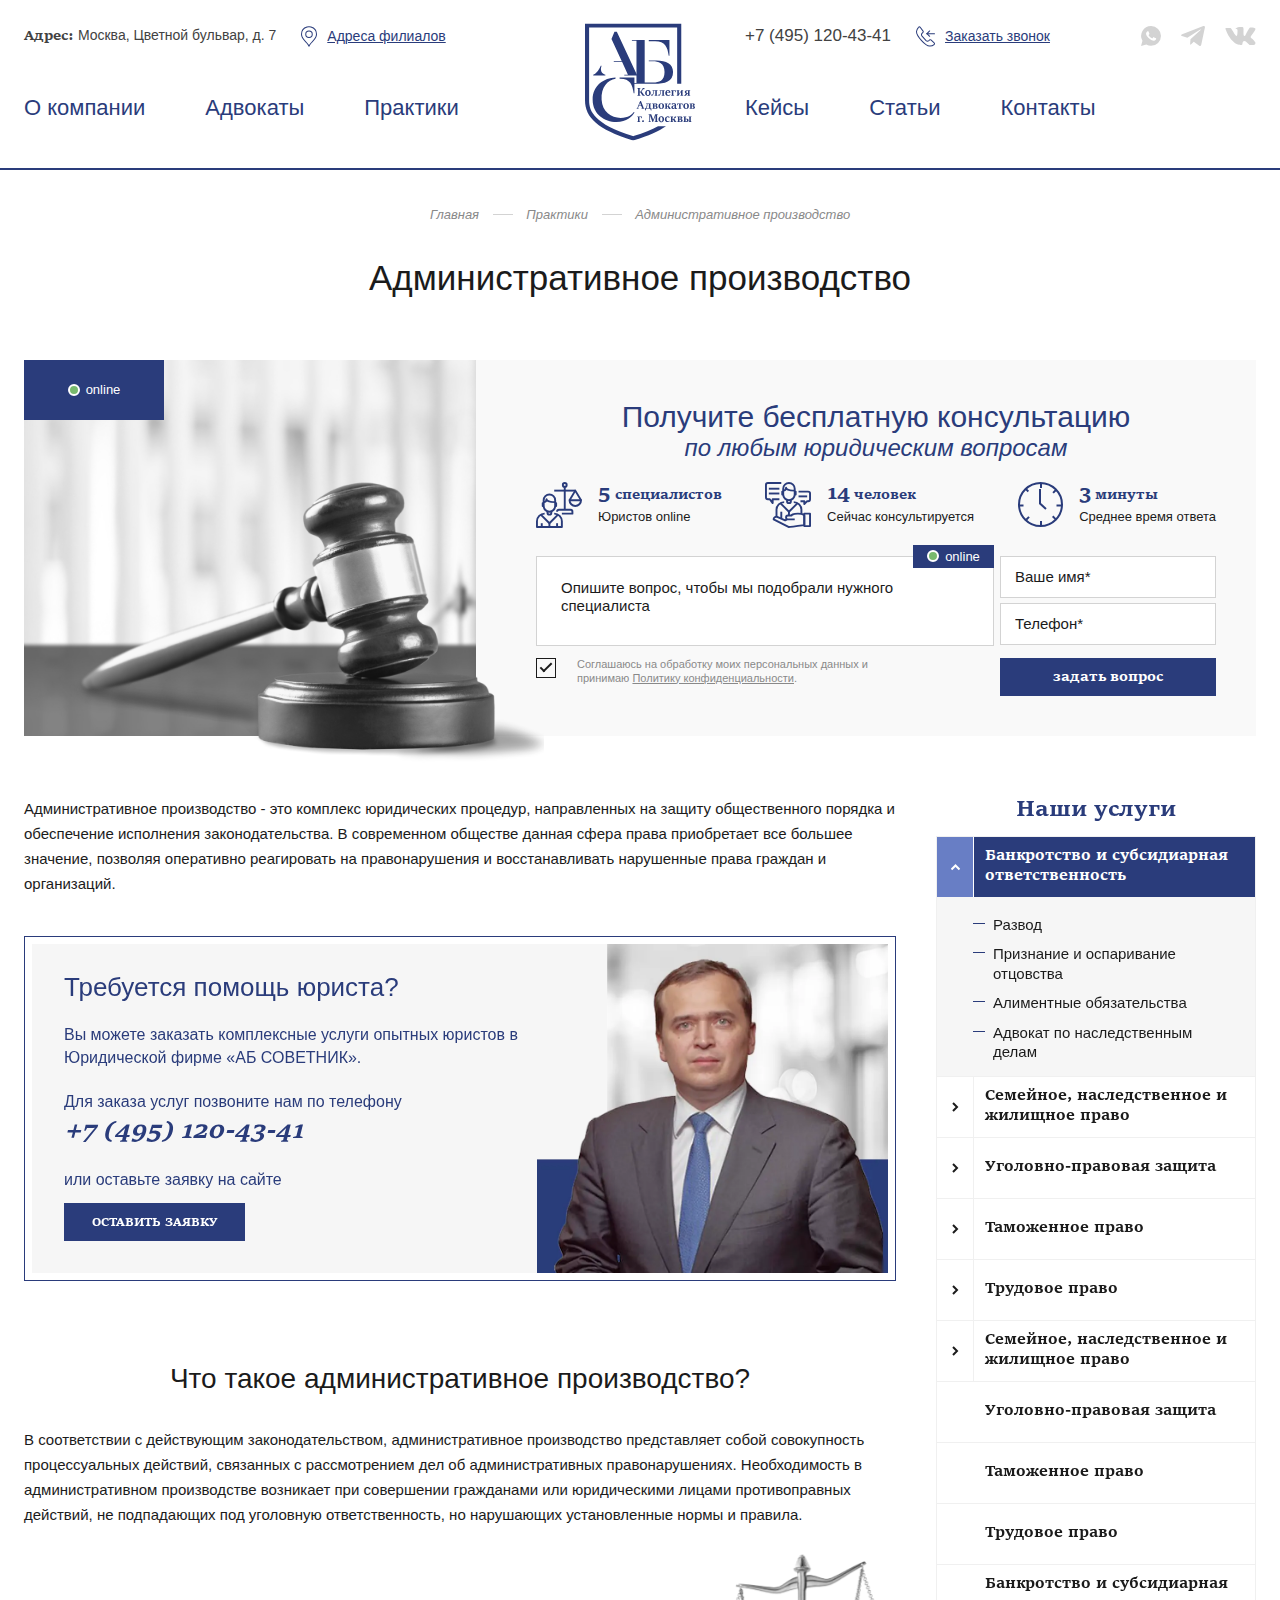
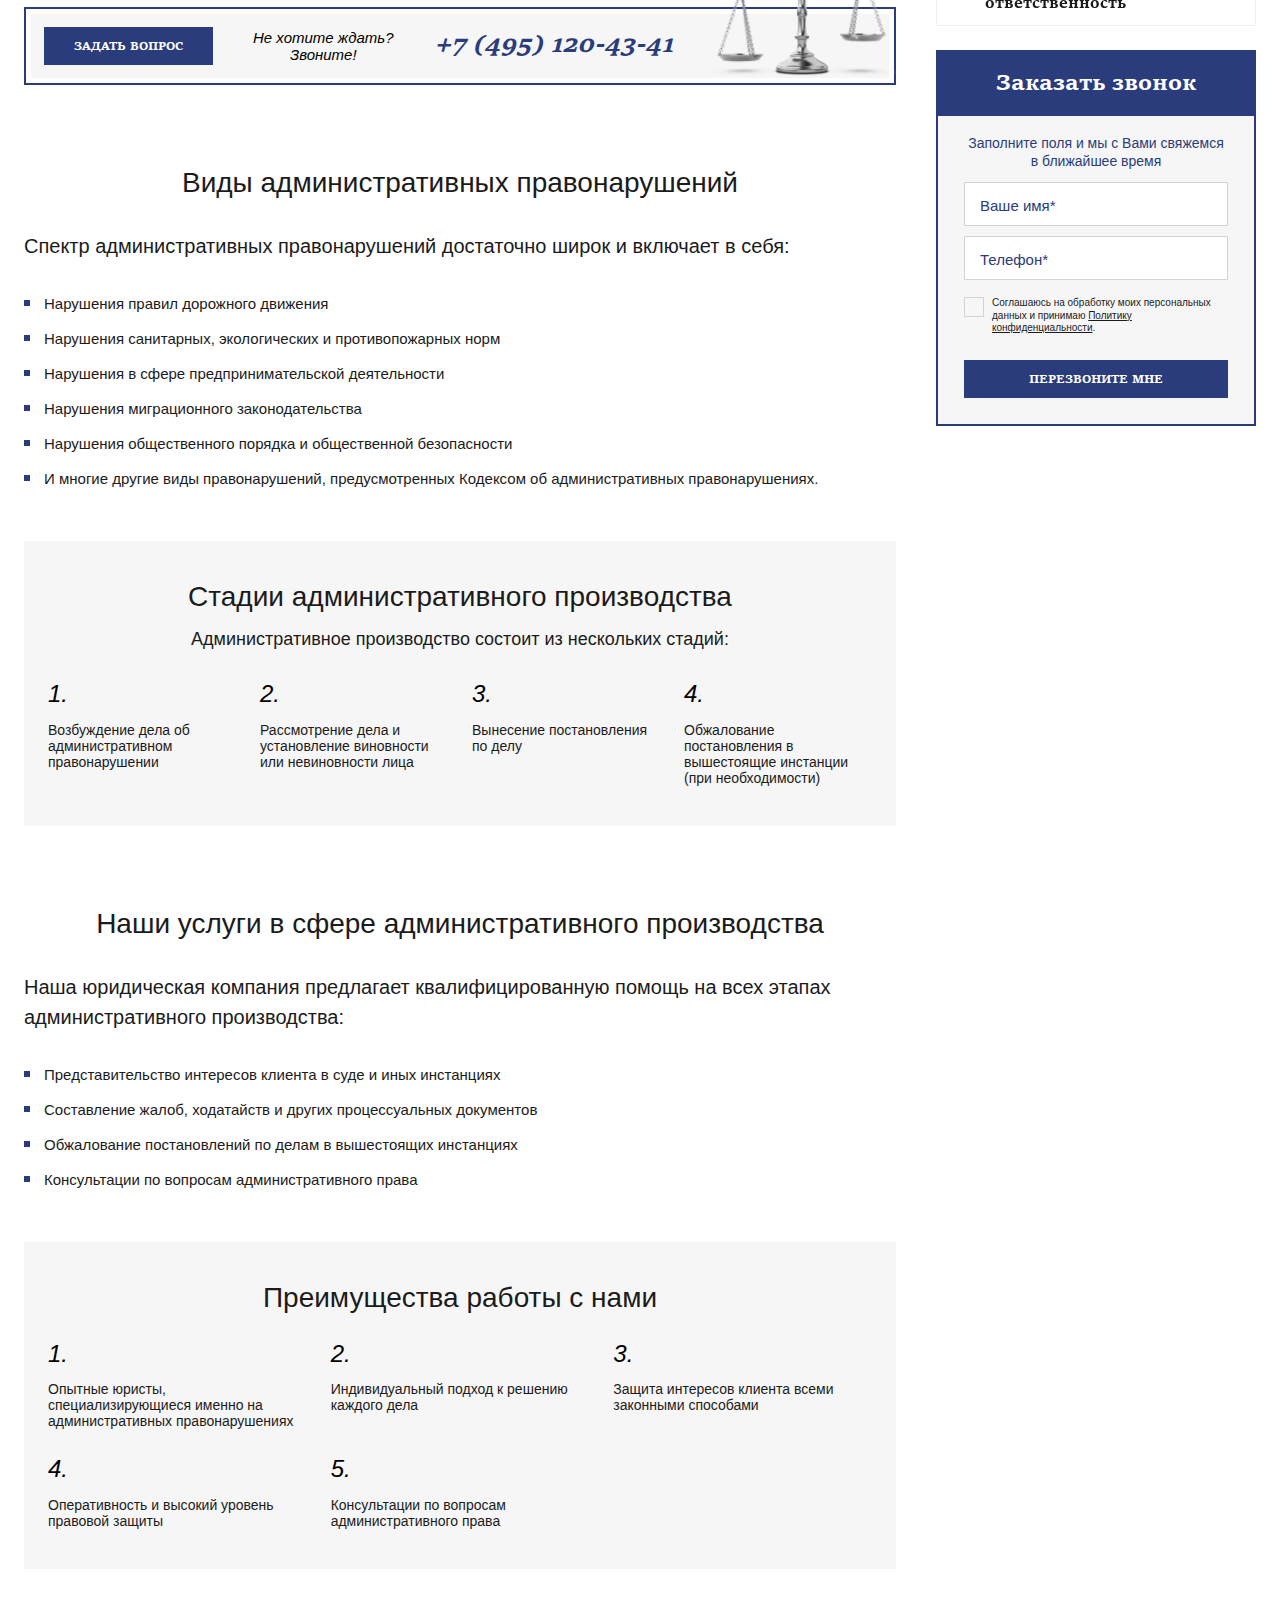
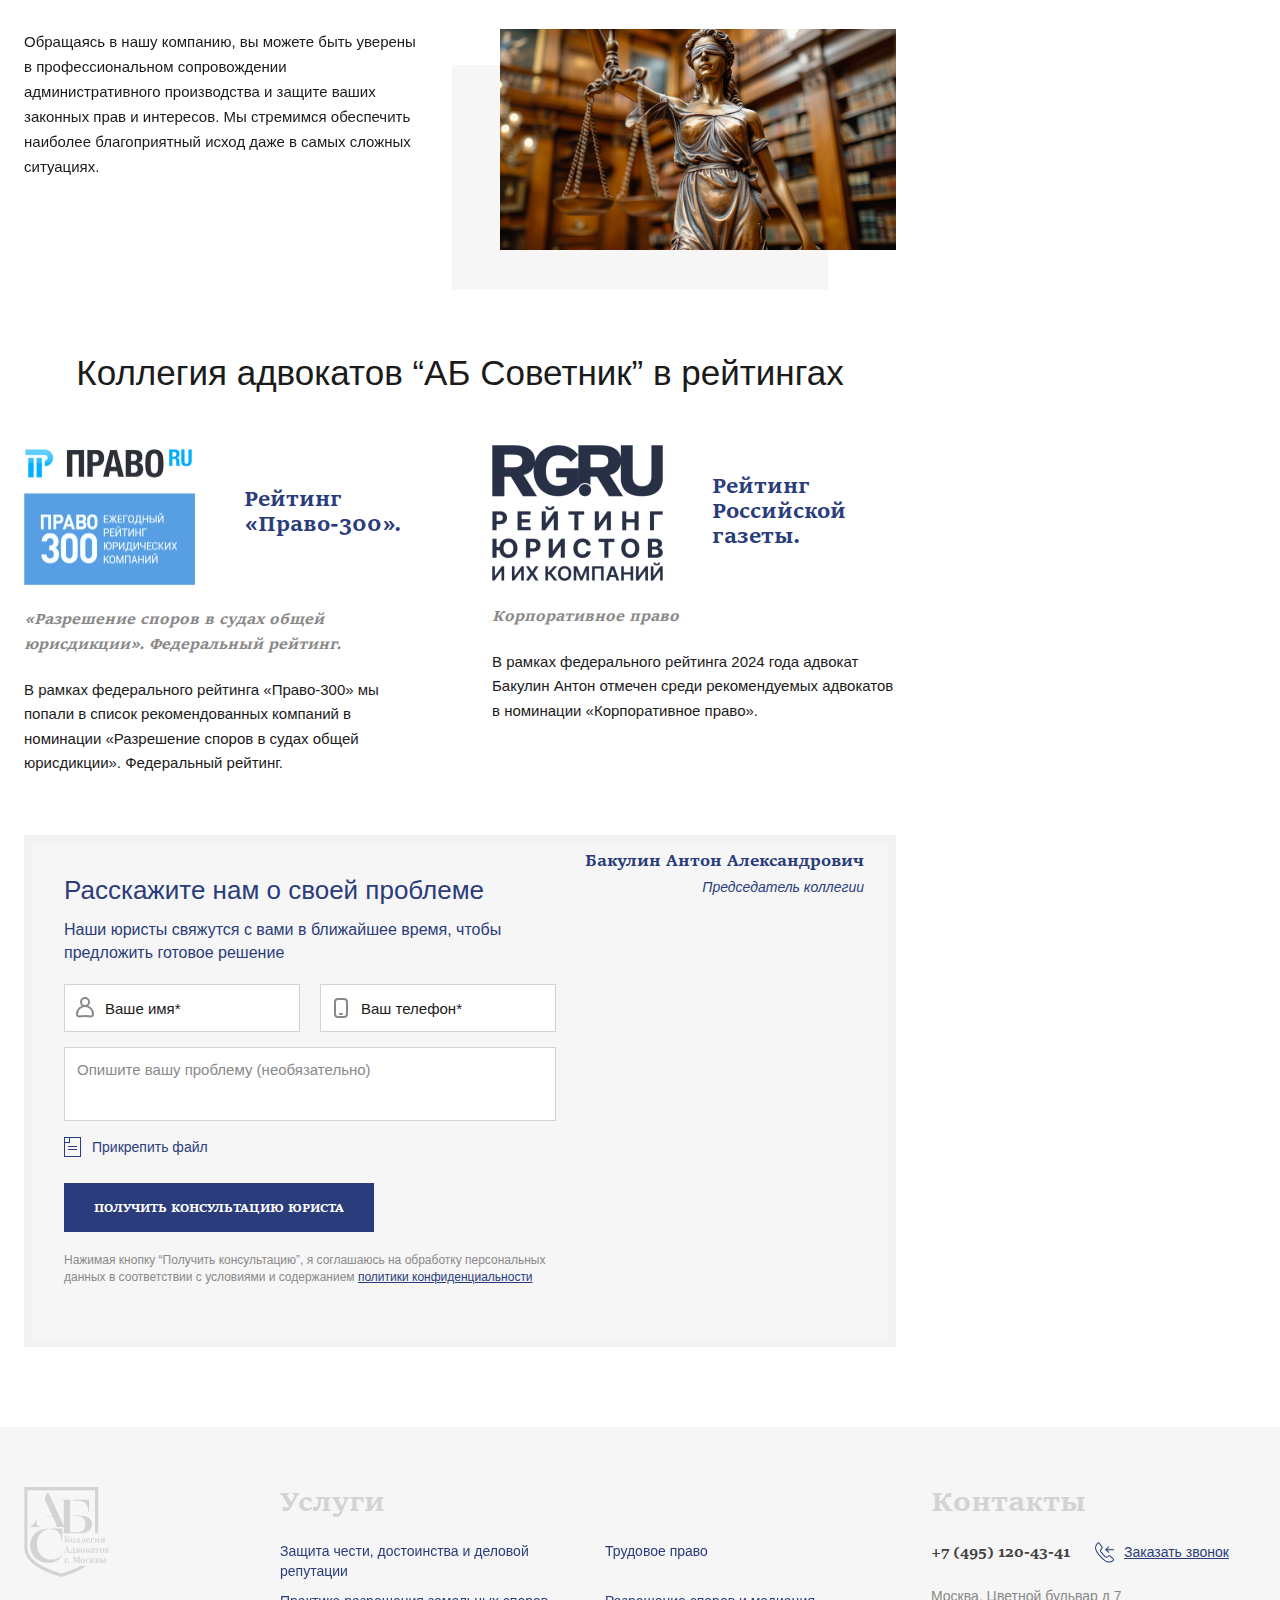
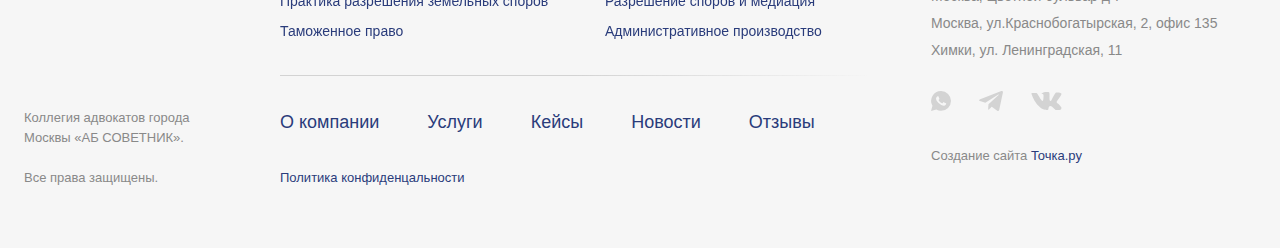
<file: service.html>
<!DOCTYPE html>
<html lang="ru">
	<head>
		<meta http-equiv="Content-Type" content="text/html; charset=utf-8">

		<!-- Adapting the page for mobile devices -->
		<meta name="viewport" content="width=device-width, initial-scale=1, maximum-scale=1">

		<!-- Prohibition of phone number recognition -->
		<meta name="format-detection" content="telephone=no">
		<meta name="SKYPE_TOOLBAR" content ="SKYPE_TOOLBAR_PARSER_COMPATIBLE">

		<!-- Page title -->
		<title>Заголовок страницы</title>

		<!-- Meta description -->
		<meta name="description" content="">

		<!-- Meta Keywords -->
		<meta name="keywords" content="">

		<!-- Site icon, size 32x32, transparency supported. Recommended format: .ico or .png -->
		<link rel="shortcut icon" href="favicon.png">

		<!-- Changing the color of the mobile browser panel -->
		<meta name="msapplication-TileColor" content="#2a3c7b">
		<meta name="theme-color" content="#2a3c7b">

		<!-- Connecting style files -->
		<link rel="stylesheet" href="css/swiper-bundle.min.css" async>
		<link rel="stylesheet" href="css/swiper.css" async>
		<link rel="stylesheet" href="css/fancybox.css" async>
		<link rel="stylesheet" href="css/styles.css" async>

		<link rel="stylesheet" href="css/response_1487.css" media="print, (max-width: 1487px)" async>
		<link rel="stylesheet" href="css/response_1279.css" media="print, (max-width: 1279px)" async>
		<link rel="stylesheet" href="css/response_1023.css" media="print, (max-width: 1023px)" async>
		<link rel="stylesheet" href="css/response_767.css" media="print, (max-width: 767px)" async>
		<link rel="stylesheet" href="css/response_479.css" media="(max-width: 479px)" async>
	</head>

	<body>
		<div class="wrap">
			<div class="main">
				<header>
					<button class="mob_close_btn"></button>

					<div class="scroll">
						<div class="cont row">
							<div class="col">
								<div class="location"><b>Адрес:</b> Москва, Цветной бульвар, д. 7</div>

								<div class="map_link">
									<button class="btn modal_btn" data-modal="map_modal">
										<svg class="icon"><use xlink:href="images/sprite.svg#ic_location"></use></svg>
										<span>Адреса филиалов</span>
									</button>
								</div>
							</div>

							<a href="/" class="logo">
								<img src="images/logo.svg" alt="">
							</a>

							<div class="col">
								<div class="phone">
									<a href="tel:+74951204341">+7 (495) 120-43-41</a>
								</div>

								<button class="callback_btn modal_btn" data-modal="callback_modal">
									<svg class="icon"><use xlink:href="images/sprite.svg#ic_callback"></use></svg>
									<span>Заказать звонок</span>
								</button>

								<div class="socials">
									<a href="/" target="_blank" rel="noopener nofollow" class="whatsapp_link">
										<svg class="icon"><use xlink:href="images/sprite.svg#ic_whatsapp"></use></svg>
									</a>

									<a href="/" target="_blank" rel="noopener nofollow" class="telegram_link">
										<svg class="icon"><use xlink:href="images/sprite.svg#ic_telegram"></use></svg>
									</a>

									<a href="/" target="_blank" rel="noopener nofollow" class="vk_link">
										<svg class="icon"><use xlink:href="images/sprite.svg#ic_vk"></use></svg>
									</a>
								</div>
							</div>

							<nav class="menu row">
								<div class="col">
									<div class="menu_item">
										<a href="/">О компании</a>
									</div>

									<div class="menu_item">
										<a href="/">Адвокаты</a>
									</div>

									<div class="menu_item">
										<a href="/" class="sub_link">Практики</a>

										<div class="sub_menu">
											<div class="cont">
												<div class="row">
													<div class="col">
														<div>
															<a href="/" class="service sub_link">
																<div class="icon icon1">
																	<svg><use xlink:href="images/sprite.svg#ic_service1"></use></svg>
																</div>

																<div class="name">
																	<span>Семейное, наследственное и<br> жилищное право</span>

																	<svg class="arr"><use xlink:href="images/sprite.svg#ic_arr_hor"></use></svg>
																</div>
															</a>

															<div class="sub">
																<div><a href="/">Развод</a></div>

																<div><a href="/">Признание и оспаривание отцовства</a></div>

																<div><a href="/">Алиментные обязательства</a></div>

																<div><a href="/">Адвокат по наследственным делам</a></div>
															</div>
														</div>

														<div>
															<a href="/" class="service sub_link">
																<div class="icon icon5">
																	<svg><use xlink:href="images/sprite.svg#ic_service5"></use></svg>
																</div>

																<div class="name">
																	<span>Уголовно-правовая защита<br> физических лиц</span>

																	<svg class="arr"><use xlink:href="images/sprite.svg#ic_arr_hor"></use></svg>
																</div>
															</a>
														</div>

														<div>
															<a href="/" class="service sub_link">
																<div class="icon icon9">
																	<svg><use xlink:href="images/sprite.svg#ic_service9"></use></svg>
																</div>

																<div class="name">
																	<span>Арбитражное право</span>

																	<svg class="arr"><use xlink:href="images/sprite.svg#ic_arr_hor"></use></svg>
																</div>
															</a>
														</div>

														<div>
															<a href="/" class="service sub_link">
																<div class="icon icon13">
																	<svg><use xlink:href="images/sprite.svg#ic_service13"></use></svg>
																</div>

																<div class="name">
																	<span>Трудовое право</span>

																	<svg class="arr"><use xlink:href="images/sprite.svg#ic_arr_hor"></use></svg>
																</div>
															</a>
														</div>
													</div>

													<div class="col">
														<div>
															<a href="/" class="service sub_link">
																<div class="icon icon2">
																	<svg><use xlink:href="images/sprite.svg#ic_service2"></use></svg>
																</div>

																<div class="name">
																	<span>Налоговое право</span>

																	<svg class="arr"><use xlink:href="images/sprite.svg#ic_arr_hor"></use></svg>
																</div>
															</a>
														</div>

														<div>
															<a href="/" class="service sub_link">
																<div class="icon icon6">
																	<svg><use xlink:href="images/sprite.svg#ic_service6"></use></svg>
																</div>

																<div class="name">
																	<span>Уголовно-правовая защита<br> предпринимателей</span>

																	<svg class="arr"><use xlink:href="images/sprite.svg#ic_arr_hor"></use></svg>
																</div>
															</a>
														</div>

														<div>
															<a href="/" class="service sub_link">
																<div class="icon icon10">
																	<svg><use xlink:href="images/sprite.svg#ic_service10"></use></svg>
																</div>

																<div class="name">
																	<span>Защита чести, достоинства<br> и деловой репутации</span>

																	<svg class="arr"><use xlink:href="images/sprite.svg#ic_arr_hor"></use></svg>
																</div>
															</a>
														</div>

														<div>
															<a href="/" class="service sub_link">
																<div class="icon icon14">
																	<svg><use xlink:href="images/sprite.svg#ic_service14"></use></svg>
																</div>

																<div class="name">
																	<span>Разрешение споров и<br> медиация</span>

																	<svg class="arr"><use xlink:href="images/sprite.svg#ic_arr_hor"></use></svg>
																</div>
															</a>
														</div>
													</div>

													<div class="col">
														<div>
															<a href="/" class="service sub_link">
																<div class="icon icon3">
																	<svg><use xlink:href="images/sprite.svg#ic_service3"></use></svg>
																</div>

																<div class="name">
																	<span>Корпоративное право</span>

																	<svg class="arr"><use xlink:href="images/sprite.svg#ic_arr_hor"></use></svg>
																</div>
															</a>
														</div>

														<div>
															<a href="/" class="service sub_link">
																<div class="icon icon7">
																	<svg><use xlink:href="images/sprite.svg#ic_service7"></use></svg>
																</div>

																<div class="name">
																	<span>Банкротство и субсидиарная<br> ответственность</span>

																	<svg class="arr"><use xlink:href="images/sprite.svg#ic_arr_hor"></use></svg>
																</div>
															</a>
														</div>

														<div>
															<a href="/" class="service sub_link">
																<div class="icon icon11">
																	<svg><use xlink:href="images/sprite.svg#ic_service11"></use></svg>
																</div>

																<div class="name">
																	<span>Практика разрешения<br> земельных споров</span>

																	<svg class="arr"><use xlink:href="images/sprite.svg#ic_arr_hor"></use></svg>
																</div>
															</a>
														</div>

														<div>
															<a href="/" class="service sub_link">
																<div class="icon icon15">
																	<svg><use xlink:href="images/sprite.svg#ic_service15"></use></svg>
																</div>

																<div class="name">
																	<span>Административное<br> производство</span>

																	<svg class="arr"><use xlink:href="images/sprite.svg#ic_arr_hor"></use></svg>
																</div>
															</a>
														</div>
													</div>

													<div class="col">
														<div>
															<a href="/" class="service sub_link">
																<div class="icon icon4">
																	<svg><use xlink:href="images/sprite.svg#ic_service4"></use></svg>
																</div>

																<div class="name">
																	<span>Обязательственное право</span>

																	<svg class="arr"><use xlink:href="images/sprite.svg#ic_arr_hor"></use></svg>
																</div>
															</a>
														</div>

														<div>
															<a href="/" class="service sub_link">
																<div class="icon icon8">
																	<svg><use xlink:href="images/sprite.svg#ic_service8"></use></svg>
																</div>

																<div class="name">
																	<span>Авторское право</span>

																	<svg class="arr"><use xlink:href="images/sprite.svg#ic_arr_hor"></use></svg>
																</div>
															</a>
														</div>

														<div>
															<a href="/" class="service sub_link">
																<div class="icon icon12">
																	<svg><use xlink:href="images/sprite.svg#ic_service12"></use></svg>
																</div>

																<div class="name">
																	<span>Таможенное право</span>

																	<svg class="arr"><use xlink:href="images/sprite.svg#ic_arr_hor"></use></svg>
																</div>
															</a>
														</div>

														<div>
															<a href="/" class="service sub_link">
																<div class="icon icon16">
																	<svg><use xlink:href="images/sprite.svg#ic_service16"></use></svg>
																</div>

																<div class="name">
																	<span>Внешний юридический<br> департамент</span>

																	<svg class="arr"><use xlink:href="images/sprite.svg#ic_arr_hor"></use></svg>
																</div>
															</a>
														</div>
													</div>
												</div>
											</div>
										</div>
									</div>
								</div>

								<div class="col">
									<div class="menu_item">
										<a href="/">Кейсы</a>
									</div>

									<div class="menu_item">
										<a href="/">Статьи</a>
									</div>

									<div class="menu_item">
										<a href="/">Контакты</a>
									</div>
								</div>
							</nav>
						</div>
					</div>
				</header>


				<section class="mob_header">
					<div class="cont row">
						<a href="/" class="logo">
							<img src="images/logo.svg" alt="">
						</a>

						<div class="contacts">
							<div class="phone">
								<a href="tel:+74951204341">+7 (495) 120-43-41</a>
							</div>

							<button class="callback_btn modal_btn" data-modal="callback_modal">
								<svg class="icon"><use xlink:href="images/sprite.svg#ic_callback"></use></svg>
								<span>Заказать звонок</span>
							</button>

							<div class="socials">
								<a href="/" target="_blank" rel="noopener nofollow" class="whatsapp_link">
									<svg class="icon"><use xlink:href="images/sprite.svg#ic_whatsapp"></use></svg>
								</a>

								<a href="/" target="_blank" rel="noopener nofollow" class="telegram_link">
									<svg class="icon"><use xlink:href="images/sprite.svg#ic_telegram"></use></svg>
								</a>

								<a href="/" target="_blank" rel="noopener nofollow" class="vk_link">
									<svg class="icon"><use xlink:href="images/sprite.svg#ic_vk"></use></svg>
								</a>
							</div>
						</div>

						<button class="mob_menu_btn">
							<span></span>
						</button>
					</div>
				</section>


				<section class="page_head">
					<div class="cont">
						<div class="breadcrumbs">
							<a href="/">Главная</a>

							<span class="sep"></span>

							<a href="/">Практики</a>

							<span class="sep"></span>

							<span class="current">Административное производство</span>
						</div>

						<h1 class="page_title">Административное производство</h1>
					</div>
				</section>


				<section class="service_info block">
					<div class="cont row">
						<section class="free_consult">
							<div class="data">
								<div class="online">
									<div class="point"></div>
									<div>online</div>
								</div>

								<div class="info">
									<div class="title">Получите бесплатную консультацию <small>по любым юридическим вопросам</small></div>

									<div class="features">
										<div class="row">
											<div class="item">
												<div class="icon">
													<img src="images/ic_free_consult_feature1.svg" alt="" loading="lazy">
												</div>

												<div>
													<div class="name"><span>5</span> специалистов</div>
													<div class="desc">Юристов online</div>
												</div>
											</div>

											<div class="item">
												<div class="icon">
													<img src="images/ic_free_consult_feature2.svg" alt="" loading="lazy">
												</div>

												<div>
													<div class="name"><span>14</span> человек</div>
													<div class="desc">Сейчас консультируется</div>
												</div>
											</div>

											<div class="item">
												<div class="icon">
													<img src="images/ic_free_consult_feature3.svg" alt="" loading="lazy">
												</div>

												<div>
													<div class="name"><span>3</span> минуты</div>
													<div class="desc">Среднее время ответа</div>
												</div>
											</div>

											<img src="images/tmp/free_consult_img2.png" alt="" loading="lazy" class="img2">
										</div>
									</div>

									<div class="mob_img">
										<img src="images/tmp/free_consult_mob_img.png" alt="" loading="lazy">
									</div>

									<form action="" class="form">
										<div class="cols">
											<div class="col big">
												<div class="line">
													<div class="field">
														<div class="online">
															<div class="point"></div>
															<div>online</div>
														</div>

														<textarea name="" placeholder="Опишите вопрос, чтобы мы подобрали нужного специалиста"></textarea>
													</div>
												</div>
											</div>

											<div class="col">
												<div class="line">
													<div class="field">
														<input type="text" name="" value="" class="input" placeholder="Ваше имя*">
													</div>
												</div>

												<div class="line">
													<div class="field">
														<input type="tel" name="" value="" class="input" placeholder="Телефон*">
													</div>
												</div>
											</div>
										</div>

										<div class="cols">
											<div class="col big">
												<div class="line agree">
													<div class="field">
														<label class="checkbox">
															<input type="checkbox" name="agree" checked>

															<div class="check"></div>

															<div>Соглашаюсь на обработку моих персональных данных и принимаю <a href="/" target="_blank">Политику конфиденциальности</a>.</div>
														</label>
													</div>
												</div>
											</div>

											<div class="col">
												<div class="submit">
													<button type="submit" class="submit_btn">задать вопрос</button>
												</div>
											</div>
										</div>
									</form>
								</div>

								<img src="images/tmp/free_consult_img1.jpg" alt="" loading="lazy" class="img1">
							</div>
						</section>


						<section class="content">
							<div class="text_block">
								<p>Административное производство - это комплекс юридических процедур, направленных на защиту общественного порядка и обеспечение исполнения законодательства. В современном обществе данная сфера права приобретает все большее значение, позволяя оперативно реагировать на правонарушения и восстанавливать нарушенные права граждан и организаций.</p>

								<div class="action_block">
									<div class="data">
										<div class="info">
											<div class="title">Требуется помощь юриста?</div>

											<div class="desc">Вы можете заказать комплексные услуги опытных юристов в Юридической фирме «АБ СОВЕТНИК».</div>

											<div class="phone">
												<div>Для заказа услуг позвоните нам по телефону</div>

												<div><a href="tel:+7 (495) 120-43-41">+7 (495) 120-43-41</a></div>
											</div>

											<div class="or">или оставьте заявку на сайте</div>

											<button class="btn modal_btn" data-modal="callback_modal">Оставить заявку</button>
										</div>

										<picture class="img">
											<source srcset="images/tmp/action_block_img.webp" type="image/webp">

											<img src="images/tmp/action_block_img.png" alt="Юрист Бакулин Антон Александрович" loading="lazy">
										</picture>
									</div>
								</div>

								<h2>Что такое административное производство?</h2>

								<p>В соответствии с действующим законодательством, административное производство представляет собой совокупность процессуальных действий, связанных с рассмотрением дел об административных правонарушениях. Необходимость в административном производстве возникает при совершении гражданами или юридическими лицами противоправных действий, не подпадающих под уголовную ответственность, но нарушающих установленные нормы и правила.</p>

								<div class="content_contacts">
									<button class="btn">Задать вопрос</button>

									<div class="label">Не хотите ждать?<br> Звоните!</div>

									<div class="phone">
										<a href="tel:+74951204341">+7 (495) 120-43-41</a>
									</div>

									<img src="images/tmp/content_contacts_img.png" alt="" loading="lazy" class="img">
								</div>

								<h2>Виды административных правонарушений</h2>

								<h3 class="alignleft">Спектр административных правонарушений достаточно широк и включает в себя:</h3>

								<ul>
									<li>Нарушения правил дорожного движения</li>
									<li>Нарушения санитарных, экологических и противопожарных норм</li>
									<li>Нарушения в сфере предпринимательской деятельности</li>
									<li>Нарушения миграционного законодательства</li>
									<li>Нарушения общественного порядка и общественной безопасности</li>
									<li>И многие другие виды правонарушений, предусмотренных Кодексом об административных правонарушениях.</li>
								</ul>

								<div class="service_steps">
									<div class="block_title">Стадии административного производства</div>

									<div class="block_desc">Административное производство состоит из нескольких стадий:</div>

									<div class="row">
										<div class="item">
											<div class="number"></div>

											<div>Возбуждение дела об административном правонарушении</div>
										</div>

										<div class="item">
											<div class="number"></div>

											<div>Рассмотрение дела и установление виновности или невиновности лица</div>
										</div>

										<div class="item">
											<div class="number"></div>

											<div>Вынесение постановления по делу</div>
										</div>

										<div class="item">
											<div class="number"></div>

											<div>Обжалование постановления в вышестоящие инстанции (при необходимости)</div>
										</div>
									</div>
								</div>

								<h2>Наши услуги в сфере административного производства</h2>

								<h3 class="alignleft">Наша юридическая компания предлагает квалифицированную помощь на всех этапах административного производства:</h3>

								<ul>
									<li>Представительство интересов клиента в суде и иных инстанциях</li>
									<li>Составление жалоб, ходатайств и других процессуальных документов</li>
									<li>Обжалование постановлений по делам в вышестоящих инстанциях</li>
									<li>Консультации по вопросам административного права</li>
								</ul>

								<div class="service_advantages">
									<div class="block_title">Преимущества работы с нами</div>

									<div class="row">
										<div class="item">
											<div class="number"></div>

											<div>Опытные юристы, специализирующиеся именно на административных правонарушениях</div>
										</div>

										<div class="item">
											<div class="number"></div>

											<div>Индивидуальный подход к решению каждого дела</div>
										</div>

										<div class="item">
											<div class="number"></div>

											<div>Защита интересов клиента всеми законными способами</div>
										</div>

										<div class="item">
											<div class="number"></div>

											<div>Оперативность и высокий уровень правовой защиты</div>
										</div>

										<div class="item">
											<div class="number"></div>

											<div>Консультации по вопросам административного права</div>
										</div>
									</div>
								</div>

								<div class="image_block small_m">
									<div class="small">
										<p>Обращаясь в нашу компанию, вы можете быть уверены в профессиональном сопровождении административного производства и защите ваших законных прав и интересов. Мы стремимся обеспечить наиболее благоприятный исход даже в самых сложных ситуациях.</p>
									</div>

									<div class="image bg_left">
										<img src="images/tmp/service_text_img.jpg" alt="" loading="lazy">
									</div>
								</div>

								<div class="in_ratings block">
									<div class="block_head small_m">
										<div class="title">Коллегия адвокатов “АБ Советник” в рейтингах</div>
									</div>

									<div class="row">
										<div class="item">
											<div class="logo">
												<img src="images/tmp/in_ratings_logo1.png" alt="" loading="lazy">
											</div>

											<div class="name">Рейтинг «Право-300».</div>

											<div>
												<div class="exp">«Разрешение споров в судах общей юрисдикции». Федеральный рейтинг.</div>

												<div class="desc">В рамках федерального рейтинга «Право-300» мы попали в список рекомендованных компаний в номинации «Разрешение споров в судах общей юрисдикции». Федеральный рейтинг.</div>
											</div>
										</div>

										<div class="item">
											<div class="logo">
												<img src="images/tmp/in_ratings_logo2.png" alt="" loading="lazy">
											</div>

											<div class="name">Рейтинг Российской газеты.</div>

											<div>
												<div class="exp">Корпоративное право</div>

												<div class="desc">В рамках федерального рейтинга 2024 года адвокат Бакулин Антон отмечен среди рекомендуемых адвокатов в номинации «Корпоративное право».</div>
											</div>
										</div>
									</div>
								</div>
							</div>


							<div class="action_form">
								<div class="data">
									<div class="title">Расскажите нам о своей проблеме</div>

									<div class="desc">Наши юристы свяжутся с вами в ближайшее время, чтобы предложить готовое решение</div>

									<form action="" class="form">
										<div class="columns">
											<div class="line">
												<div class="field">
													<div class="icon">
														<svg width="18px" height="21px"><use xlink:href="images/sprite.svg#ic_input_user"></use></svg>
													</div>

													<input type="text" name="" value="" class="input" placeholder="Ваше имя*">
												</div>
											</div>

											<div class="line">
												<div class="field">
													<div class="icon">
														<svg width="14px" height="20px"><use xlink:href="images/sprite.svg#ic_input_phone"></use></svg>
													</div>

													<input type="tel" name="" value="" class="input" placeholder="Ваш телефон*">
												</div>
											</div>
										</div>

										<div class="line">
											<div class="field">
												<textarea name="" placeholder="Опишите вашу проблему (необязательно)" oninput="autoGrow(this)"></textarea>
											</div>
										</div>

										<div class="line file">
											<div class="field">
												<label>
													<input type="file" name="file">

													<svg class="icon"><use xlink:href="images/sprite.svg#ic_file"></use></svg>

													<span>Прикрепить файл</span>
												</label>
											</div>
										</div>

										<div class="submit">
											<button type="submit" class="submit_btn fill">получить консультацию юриста</button>
										</div>

										<div class="agree_text">Нажимая кнопку “Получить консультацию”, я соглашаюсь на обработку персональных данных в соответствии с условиями и содержанием <a href="/" target="_blank">политики конфиденциальности</a></div>
									</form>
								</div>

								<div class="person">
									<picture>
										<source srcset="images/tmp/action_form_img.webp" type="image/webp">

										<img src="images/tmp/action_form_img.png" alt="Юрист Бакулин Антон Александрович" loading="lazy">
									</picture>

									<div class="name">Бакулин Антон Александрович</div>

									<div class="post">Председатель коллегии</div>
								</div>
							</div>
						</section>


						<aside>
							<div class="services">
								<div class="title">Наши услуги</div>

								<div class="list">
									<div>
										<div class="main active">
											<button class="arr">
												<svg><use xlink:href="images/sprite.svg#ic_arr_hor"></use></svg>
											</button>

											<a href="/">Банкротство и субсидиарная ответственность</a>
										</div>

										<div class="sub" style="display: block;">
											<div><a href="/">Развод</a></div>
											<div><a href="/">Признание и оспаривание отцовства</a></div>
											<div><a href="/">Алиментные обязательства</a></div>
											<div><a href="/">Адвокат по наследственным делам</a></div>
										</div>
									</div>

									<div>
										<div class="main">
											<button class="arr">
												<svg><use xlink:href="images/sprite.svg#ic_arr_hor"></use></svg>
											</button>

											<a href="/">Семейное, наследственное и жилищное право</a>
										</div>

										<div class="sub">
											<div><a href="/">Развод</a></div>
											<div><a href="/">Признание и оспаривание отцовства</a></div>
											<div><a href="/">Алиментные обязательства</a></div>
											<div><a href="/">Адвокат по наследственным делам</a></div>
										</div>
									</div>

									<div>
										<div class="main">
											<button class="arr">
												<svg><use xlink:href="images/sprite.svg#ic_arr_hor"></use></svg>
											</button>

											<a href="/">Уголовно-правовая защита</a>
										</div>

										<div class="sub">
											<div><a href="/">Развод</a></div>
											<div><a href="/">Признание и оспаривание отцовства</a></div>
											<div><a href="/">Алиментные обязательства</a></div>
											<div><a href="/">Адвокат по наследственным делам</a></div>
										</div>
									</div>

									<div>
										<div class="main">
											<button class="arr">
												<svg><use xlink:href="images/sprite.svg#ic_arr_hor"></use></svg>
											</button>

											<a href="/">Таможенное право</a>
										</div>

										<div class="sub">
											<div><a href="/">Развод</a></div>
											<div><a href="/">Признание и оспаривание отцовства</a></div>
											<div><a href="/">Алиментные обязательства</a></div>
											<div><a href="/">Адвокат по наследственным делам</a></div>
										</div>
									</div>

									<div>
										<div class="main">
											<button class="arr">
												<svg><use xlink:href="images/sprite.svg#ic_arr_hor"></use></svg>
											</button>

											<a href="/">Трудовое право</a>
										</div>

										<div class="sub">
											<div><a href="/">Развод</a></div>
											<div><a href="/">Признание и оспаривание отцовства</a></div>
											<div><a href="/">Алиментные обязательства</a></div>
											<div><a href="/">Адвокат по наследственным делам</a></div>
										</div>
									</div>

									<div>
										<div class="main">
											<button class="arr">
												<svg><use xlink:href="images/sprite.svg#ic_arr_hor"></use></svg>
											</button>

											<a href="/">Семейное, наследственное и жилищное право</a>
										</div>

										<div class="sub">
											<div><a href="/">Развод</a></div>
											<div><a href="/">Признание и оспаривание отцовства</a></div>
											<div><a href="/">Алиментные обязательства</a></div>
											<div><a href="/">Адвокат по наследственным делам</a></div>
										</div>
									</div>

									<div>
										<div class="main">
											<a href="/">Уголовно-правовая защита</a>
										</div>
									</div>

									<div>
										<div class="main">
											<a href="/">Таможенное право</a>
										</div>
									</div>

									<div>
										<div class="main">
											<a href="/">Трудовое право</a>
										</div>
									</div>

									<div>
										<div class="main">
											<a href="/">Банкротство и субсидиарная ответственность</a>
										</div>
									</div>
								</div>
							</div>

							<div class="callback_form">
								<div class="title">Заказать звонок</div>

								<form action="" class="form">
									<div class="desc">Заполните поля и мы с Вами свяжемся в ближайшее время</div>

									<div class="line">
										<div class="field">
											<input type="text" name="" value="" class="input" placeholder="Ваше имя*">
										</div>
									</div>

									<div class="line">
										<div class="field">
											<input type="tel" name="" value="" class="input" placeholder="Телефон*">
										</div>
									</div>

									<div class="line agree">
										<div class="field">
											<label class="checkbox">
												<input type="checkbox" name="agree">

												<div class="check"></div>

												<div>Соглашаюсь на обработку моих персональных данных и принимаю <a href="/" target="_blank">Политику конфиденциальности</a>.</div>
											</label>
										</div>
									</div>

									<div class="submit">
										<button type="submit" class="submit_btn">Перезвоните мне</button>
									</div>
								</form>
							</div>
						</aside>
					</div>
				</section>
			</div>


			<footer>
				<div class="cont row">
					<div class="col_left">
						<div class="logo">
							<img src="images/logo_footer.svg" alt="">
						</div>

						<div class="copyright">
							<div>Коллегия адвокатов города Москвы «АБ СОВЕТНИК».</div>

							<div>Все права защищены.</div>
						</div>
					</div>

					<div class="col_center">
						<div class="services_links">
							<div class="title">Услуги</div>

							<div class="items">
								<div><a href="/">Защита чести, достоинства и деловой репутации</a></div>
								<div><a href="/">Трудовое право</a></div>
								<div><a href="/">Практика разрешения земельных споров</a></div>
								<div><a href="/">Разрешение споров и медиация</a></div>
								<div><a href="/">Таможенное право</a></div>
								<div><a href="/">Административное производство</a></div>
							</div>
						</div>

						<div class="menu">
							<div><a href="/">О компании</a></div>
							<div><a href="/">Услуги</a></div>
							<div><a href="/">Кейсы</a></div>
							<div><a href="/">Новости</a></div>
							<div><a href="/">Отзывы</a></div>
						</div>

						<div class="privacy_policy_link">
							<a href="/">Политика конфиденцальности </a>
						</div>
					</div>

					<div class="col_right">
						<div class="contacts">
							<div class="title">Контакты</div>

							<div class="row">
								<div class="phone">
									<a href="tel:+74951204341">+7 (495) 120-43-41</a>
								</div>

								<button class="callback_btn modal_btn" data-modal="callback_modal">
									<svg class="icon"><use xlink:href="images/sprite.svg#ic_callback"></use></svg>
									<span>Заказать звонок</span>
								</button>
							</div>

							<div class="location">
								<div class="address">Москва, Цветной бульвар д 7</div>
								<div class="address">Москва, ул.Краснобогатырская, 2, офис 135</div>
								<div class="address">Химки, ул. Ленинградская, 11</div>
							</div>

							<div class="socials">
								<a href="/" target="_blank" rel="noopener nofollow" class="whatsapp_link">
									<svg class="icon"><use xlink:href="images/sprite.svg#ic_whatsapp"></use></svg>
								</a>

								<a href="/" target="_blank" rel="noopener nofollow" class="telegram_link">
									<svg class="icon"><use xlink:href="images/sprite.svg#ic_telegram"></use></svg>
								</a>

								<a href="/" target="_blank" rel="noopener nofollow" class="vk_link">
									<svg class="icon"><use xlink:href="images/sprite.svg#ic_vk"></use></svg>
								</a>
							</div>

							<div class="creator">
								<a href="/" target="_blank" rel="noopener">Создание сайта <span>Точка.ру</span></a>
							</div>
						</div>
					</div>
				</div>
			</footer>


			<div class="overlay"></div>
		</div>


		<section class="modal" id="callback_modal">
			<div class="modal_title">Обратный звонок</div>

			<form action="" class="form">
				<div class="columns">
					<div class="line">
						<div class="field">
							<input type="text" name="" value="" class="input" placeholder="Ваше имя">
						</div>
					</div>

					<div class="line">
						<div class="field">
							<input type="text" name="" value="" class="input" placeholder="Телефон или e-mail">
						</div>
					</div>
				</div>

				<div class="line">
					<div class="field">
						<textarea name="" placeholder="Сообщение или вопрос" oninput="autoGrow(this)"></textarea>
					</div>
				</div>

				<div class="line agree">
					<div class="field">
						<label class="checkbox">
							<input type="checkbox" name="agree">

							<div class="check">
								<svg class="icon"><use xlink:href="images/sprite.svg#ic_check"></use></svg>
							</div>

							<div>Соглашаюсь на обработку моих  персональных  данных и принимаю <a href="/" target="_blank">Политику конфиденциальности</a>.</div>
						</label>
					</div>
				</div>

				<div class="submit">
					<button type="submit" class="submit_btn">ОТПРАВИТЬ</button>
				</div>
			</form>
		</section>


		<section class="modal" id="map_modal">
			<div id="map0" class="map"></div>
		</section>


		<!-- Connecting javascript files -->
		<script src="js/jquery-3.6.3.min.js"></script>
		<script src="js/functions.js"></script>
		<script src="js/swiper-bundle.min.js"></script>
		<script src="js/fancybox.js"></script>
		<script src="js/imask.js"></script>
		<script src="js/nice-select2.js"></script>
		<script src="js/scripts.js"></script>

		<!-- Яндекс карты -->
		<script src="http://api-maps.yandex.ru/2.1.75/?load=package.standard,package.geoObjects&lang=ru-RU"></script>
		<script>
			window.addEventListener('load', function () {
				initMap()
			})
		</script>
	</body>
</html>
</file>
<file: css/styles.css>
/*-----------
    Fonts
-----------*/
@font-face
{
    font-family: 'Sitka Small';
    font-weight: normal;
    font-style: normal;

    font-display: swap;
    src: url('../fonts/Sitka_Small.woff2') format('woff2'),
    url('../fonts/Sitka_Small.woff') format('woff'),
    url('../fonts/Sitka_Small.ttf') format('truetype');
}

@font-face
{
    font-family: 'Sitka Small';
    font-weight: 700;
    font-style: normal;

    font-display: swap;
    src: url('../fonts/sitka-small-bold.woff2') format('woff2'),
    url('../fonts/sitka-small-bold.woff') format('woff'),
    url('../fonts/sitka-small-bold.ttf') format('truetype');
}



/*------------------
    Reset styles
------------------*/
*
{
    box-sizing: border-box;
    margin: 0;
    padding: 0;

    scroll-margin-top: 24px;
}

*:before,
*:after
{
    box-sizing: border-box;
}

html
{
    -webkit-font-smoothing: antialiased;
    -moz-osx-font-smoothing: grayscale;
        -ms-text-size-adjust: 100%;
    -webkit-text-size-adjust: 100%;
}

body
{
    margin: 0;

    overscroll-behavior: none;
    -webkit-tap-highlight-color: transparent;
    -webkit-overflow-scrolling: touch;
    text-rendering: optimizeLegibility;
    text-decoration-skip: objects;
}

img
{
    border-style: none;
}

textarea
{
    overflow: auto;
}

input,
textarea,
input:active,
textarea:active,
button
{
    margin: 0;

    -webkit-border-radius: 0;
            border-radius: 0;
         outline: none transparent !important;
    box-shadow: none;

    -webkit-appearance: none;
            appearance: none;
    -moz-outline: none !important;
}

input::-webkit-outer-spin-button,
input::-webkit-inner-spin-button
{
    margin: 0;

    -webkit-appearance: none;
}

input[type=number]
{
    -moz-appearance: textfield;
}

:focus
{
    outline: 0;
}

:hover,
:active
{
    -webkit-tap-highlight-color: rgba(0, 0, 0, 0);
    -webkit-touch-callout: none;
}


::-ms-clear
{
    display: none;
}



/*-------------------
    Global styles
-------------------*/
:root
{
    --bg: #fff;
    --scroll_width: 17px;
    --text_color: #1b1b1b;
    --font_size: 16px;
    --font_size_title: 40px;
    --font_family: 'Sitka Small', 'Arial', sans-serif;
}


::selection
{
    color: #fff;
    background: #2a3c7b;
}

::-moz-selection
{
    color: #fff;
    background: #2a3c7b;
}


.clear
{
    clear: both;
}

.left
{
    float: left;
}

.right
{
    float: right;
}



html
{
    height: 100%;
    min-height: -moz-available;
    min-height: -webkit-fill-available;
    min-height:         fill-available;
}

html.custom_scroll ::-webkit-scrollbar
{
    width: 10px;
    height: 10px;

    background-color: var(--bg);
}

html.custom_scroll ::-webkit-scrollbar-thumb
{
    background-color: #2a3c7b;
}

html.custom_scroll
{
    scrollbar-color: #2a3c7b var(--bg);
    scrollbar-width: thin;
}


body
{
    font: var(--font_size) var(--font_family);

    height: 100%;
    min-height: -moz-available;
    min-height: -webkit-fill-available;
    min-height:         fill-available;

    color: var(--text_color);
}

body.menu_open
{
    overflow: hidden;
}


button
{
    font-family: inherit;
    font-size: inherit;
    font-weight: inherit;
    line-height: inherit;

    display: inline-block;

    cursor: pointer;
    vertical-align: top;

    color: inherit;
    border: none;
    background: none;
}


.wrap
{
    position: relative;
    z-index: 9;

    display: flex;
    overflow: clip;
    flex-direction: column;

    min-width: 375px;
    min-height: 100%;

    background: var(--bg);
}


.wrap > .main
{
    display: flex;
    flex: 1 0 auto;
    flex-direction: column;
}


.cont
{
    width: 100%;
    max-width: 1488px;
    margin: 0 auto;
    padding: 0 24px;
}


.row
{
    display: flex;
    align-content: flex-start;
    align-items: flex-start;
    flex-wrap: wrap;
    justify-content: flex-start;
}



.block
{
    margin-bottom: 80px;
}

.block.big_m
{
    margin-bottom: 110px;
}

.block.border
{
    padding-bottom: 80px;

    border-bottom: 1px solid #d3d3d3;
}



.overlay
{
    position: fixed;
    z-index: 100;
    top: 0;
    left: 0;

    display: none;

    width: 100%;
    height: 100%;

    opacity: .65;
    background: #000;
}



.modal_btn > *
{
    pointer-events: none;
}



/*--------------
    Fancybox
--------------*/
.fancybox__backdrop
{
    background: rgba(0, 0, 0, .8);
}


.fancybox__slide
{
    padding: 40px;
}


.fancybox__content > .f-button.is-close-btn
{
    top: 0;
    right: 0;

    opacity: 1;

    --f-button-width: 58px;
    --f-button-height: 58px;
    --f-button-border-radius: 0;
    --f-button-color: #334481;
    --f-button-hover-color: #8e8e8e;
    --f-button-svg-width: 18px;
    --f-button-svg-height: 18px;
    --f-button-bg: transparent;
    --f-button-hover-bg: #f6f6f6;
    --f-button-active-bg: #f6f6f6;
}

.is-compact .fancybox__content > .f-button.is-close-btn
{
    top: 0;
    right: 0;

    --f-button-border-radius: 0;
    --f-button-color: #334481;
    --f-button-hover-color: #8e8e8e;
    --f-button-outline-color: none;
    --f-button-bg: none;
    --f-button-active-bg: none;
    --f-button-hover-bg: none;
    --f-button-svg-width: 18px;
    --f-button-svg-height: 18px;
}


.fancybox__content > .f-button.is-close-btn svg
{
    stroke: none;
}



/*--------------
    All link
--------------*/
.all_link
{
    margin-top: 55px;

    text-align: center;
}


.all_link a
{
    line-height: 24px;

    transition: color .2s linear;

    color: #2a3c7b;
}

.all_link a:hover
{
    text-decoration: none;

    color: #898989;
}



/*----------
    Tabs
----------*/
.tab_content
{
    position: relative;

    visibility: hidden;
    overflow: hidden;

    height: 0;

    pointer-events: none;

    opacity: 0;
}

.tab_content.active
{
    visibility: visible;
    overflow: visible;

    height: auto;

    transition: opacity .5s linear;
    pointer-events: auto;

    opacity: 1;
}



/*----------------
    Pagination
----------------*/
.pagination
{
    display: flex;
    align-content: center;
    align-items: center;
    flex-wrap: wrap;
    justify-content: center;

    margin-top: 50px;
}


.pagination > * + *
{
    margin-left: 8px;
}


.pagination a,
.pagination .sep
{
    line-height: 38px;

    display: inline-block;

    width: 40px;
    height: 40px;

    transition: .2s linear;
    text-align: center;
    vertical-align: top;
    text-decoration: none;

    color: currentColor;
    border: 1px solid transparent;
}

.pagination a:hover,
.pagination a.active
{
    color: #2a3c7b;
    border-color: #2a3c7b;
}


.pagination .prev,
.pagination .next
{
    display: flex;
    align-content: center;
    align-items: center;
    flex-wrap: wrap;
    justify-content: center;
}

.pagination .prev
{
    margin-right: 15px;
}

.pagination .next
{
    margin-left: 15px;
}


.pagination .prev .icon,
.pagination .next .icon
{
    display: block;

    width: 20px;
    height: 13px;
}

.pagination .prev .icon
{
    transform: rotate(180deg);
}


.pagination .prev .icon + .icon,
.pagination .next .icon + .icon,
.pagination .prev:hover .icon,
.pagination .next:hover .icon
{
    display: none;
}

.pagination .prev:hover .icon + .icon,
.pagination .next:hover .icon + .icon
{
    display: block;
}



/*------------
    Header
------------*/
header
{
    position: relative;
    z-index: 9;
    top: 0;
    left: 0;

    width: 100%;
    padding: 34px 0 40px;

    background: var(--bg);
}



header .mob_close_btn
{
    position: absolute;
    top: 0;
    left: 100%;

    display: none;

    width: 50px;
    height: 50px;

    cursor: pointer;

    border: none;
    background: none;
}


header .mob_close_btn:before,
header .mob_close_btn:after
{
    position: absolute;
    top: 0;
    right: 0;
    bottom: 0;
    left: 0;

    display: block;

    width: 50%;
    height: 2px;
    margin: auto;

    content: '';
    transform: rotate(45deg);

    background: #fff;
}

header .mob_close_btn:after
{
    transform: rotate(-45deg);
}


header.show .mob_close_btn
{
    display: block;
}



header .cont
{
    align-content: center;
    align-items: center;
    justify-content: space-between;
}



header .col
{
    display: flex;
    align-content: center;
    align-items: center;
    flex-wrap: wrap;
    justify-content: flex-start;

    width: calc(50% - 165px);
}



header .location
{
    font-size: 14px;
    line-height: 1.571;

    color: rgb(66, 66, 66);
}



header .map_link
{
    font-size: 14px;
    line-height: 22px;

    margin-left: 28px;
}


header .map_link .btn
{
    display: flex;
    align-content: center;
    align-items: center;
    flex-wrap: wrap;
    justify-content: flex-start;

    transition: color .2s linear;
    text-decoration: underline;

    color: #2a3c7b;
}


header .map_link .icon
{
    display: block;

    width: 16px;
    height: 21px;
    margin-right: 10px;
}


header .map_link .btn:hover
{
    color: #898989;
}



header .phone
{
    font-size: 18px;
    line-height: 22px;

    color: #424242;
}


header .phone a
{
    white-space: nowrap;
    text-decoration: none;

    color: currentColor;
}



header .callback_btn
{
    font-size: 14px;
    line-height: 22px;

    display: flex;
    align-content: center;
    align-items: center;
    flex-wrap: wrap;
    justify-content: flex-start;

    margin-left: 28px;

    transition: color .2s linear;
    text-decoration: underline;

    color: #2a3c7b;
}


header .callback_btn .icon
{
    display: block;

    width: 19px;
    height: 21px;
    margin-right: 10px;
}


header .callback_btn:hover
{
    color: #898989;
}



header .socials
{
    display: flex;
    align-content: center;
    align-items: center;
    flex-wrap: wrap;
    justify-content: flex-start;

    margin-left: auto;
}


header .socials a
{
    display: block;

    transition: color .2s linear;
    text-decoration: none;

    color: #d3d3d3;
}

header .socials a + a
{
    margin-left: 28px;
}


header .socials .icon
{
    display: block;
}

header .socials .whatsapp_link .icon
{
    width: 20px;
    height: 20px;
}

header .socials .telegram_link .icon
{
    width: 24px;
    height: 20px;
}

header .socials .vk_link .icon
{
    width: 31px;
    height: 18px;
}


header .socials a:hover
{
    color: #898989;
}



header .logo
{
    position: absolute;
    top: -4px;
    right: 0;
    bottom: 0;
    left: 0;

    display: block;

    width: 120px;
    height: 128px;
    margin: auto;

    text-decoration: none;

    color: currentColor;
}

header .logo img
{
    display: block;

    width: 100%;
    height: 100%;
}



header .menu
{
    display: flex;
    align-content: center;
    align-items: center;
    flex-wrap: wrap;
    justify-content: space-between;

    width: 100%;
    margin-top: 40px;
}


header .menu_item + .menu_item
{
    margin-left: 68px;
}


header .menu_item > a
{
    font-size: 24px;
    line-height: 32px;

    display: flex;
    align-content: center;
    align-items: center;
    flex-wrap: wrap;
    justify-content: center;

    height: 68px;

    transition: color .2s linear;
    text-decoration: none;

    color: #2a3c7b;
}


header .menu_item:hover > a,
header .menu_item > a.active
{
    color: #898989;
}


header .menu .sub_menu
{
    position: absolute;
    z-index: 9;
    top: 100%;
    left: 0;

    visibility: hidden;

    width: 100%;
    padding: 50px 0;

    transition: .2s linear;
    pointer-events: none;

    opacity: 0;
    background: #f6f6f6;
}

header .menu .sub_menu:before
{
    position: absolute;
    bottom: 100%;
    left: 0;

    display: block;

    width: 100%;
    height: 40px;

    content: '';
}


header .menu_item:hover > a.touch_link + .sub_menu
{
    visibility: hidden;

    pointer-events: none;

    opacity: 0;
}

header .menu_item:hover .sub_menu,
header .menu_item > a.touch_link + .sub_menu.show
{
    visibility: visible;

    pointer-events: auto;

    opacity: 1;
}


header .menu .sub_menu .row
{
    margin-bottom: -25px;
    margin-left: -70px;
}

header .menu .sub_menu .row > *
{
    width: calc(25% - 70px);
    margin-bottom: 25px;
    margin-left: 70px;
}


header .menu .sub_menu .col
{
    display: block;
}

header .menu .sub_menu .col + .col
{
    margin-top: 0;
}

header .menu .sub_menu .col > * + *
{
    margin-top: 25px;
}


header .menu .sub_menu a
{
    font-size: 14px;
    font-style: italic;
    line-height: 18px;

    display: flex;
    align-content: center;
    align-items: center;
    flex-wrap: wrap;
    justify-content: space-between;

    transition: .2s linear;
    text-decoration: none;

    color: #2a3c7b;
}


header .menu .sub_menu a .icon
{
    display: flex;
    align-content: center;
    align-items: center;
    flex-wrap: wrap;
    justify-content: center;

    width: 44px;
    height: 30px;
}


header .menu .sub_menu a .icon svg
{
    display: block;

    width: 100%;
    height: 100%;
}


header .menu .sub_menu a .name
{
    display: flex;
    align-content: center;
    align-items: center;
    flex-wrap: wrap;
    justify-content: flex-start;

    width: calc(100% - 69px);
}


header .menu .sub_menu a span
{
    max-width: calc(100% - 17px);
}


header .menu .sub_menu a .arr
{
    display: block;

    width: 7px;
    height: 10px;
    margin-left: 10px;

    transform: rotate(90deg);
}


header .menu .sub_menu a:hover,
header .menu .sub_menu a.active
{
    color: #898989;
}



header .menu .sub
{
    display: none;

    padding-top: 20px;
    padding-left: 58px;
}


header .menu .sub > * + *
{
    margin-top: 10px;
}


header .menu .sub a
{
    position: relative;

    padding-left: 19px;

    color: #1b1b1b;
}


header .menu .sub a:before
{
    position: absolute;
    top: 7px;
    left: 0;

    display: block;

    width: 12px;
    height: 1px;

    content: '';

    background: #2a3c7b;
}


header .menu .sub a:hover,
header .menu .sub a.active
{
    color: #2a3c7b;
}



header.fixed
{
    position: fixed;

    margin: 0;
    padding: 20px 0 12px;

    animation: moveDown .5s;

    border-bottom: 2px solid #2a3c7b;
}


header.fixed .logo
{
    width: 85px;
    height: 91px;
}


header.fixed .menu
{
    margin-top: 20px;
}


header.fixed .menu_item > a
{
    height: 40px;
}


@-webkit-keyframes moveDown
{
    0%
    {
        -webkit-transform: translateY(-100%);
                transform: translateY(-100%);
    }
}

@-moz-keyframes moveDown
{
    0%
    {
        -webkit-transform: translateY(-100%);
                transform: translateY(-100%);
    }
}

@keyframes moveDown
{
    0%
    {
        -webkit-transform: translateY(-100%);
                transform: translateY(-100%);
    }
}



/*-----------------
    Mob. header
-----------------*/
.mob_header
{
    position: sticky;
    z-index: 9;
    top: 0;
    left: 0;

    display: none;

    width: 100%;
    padding: 16px 0;

    border-bottom: 2px solid #2a3c7b;
    background: var(--bg);
}


.mob_header .cont
{
    align-content: center;
    align-items: center;
    justify-content: space-between;
}



.mob_header .logo
{
    display: block;

    margin-right: auto;

    text-decoration: none;

    color: currentColor;
}

.mob_header .logo img
{
    display: block;

    height: 68px;
}



.mob_header .contacts
{
    display: flex;
    align-content: center;
    align-items: center;
    flex-wrap: wrap;
    justify-content: flex-start;
}



.mob_header .phone
{
    font-size: 16px;
    line-height: 20px;

    color: #424242;
}


.mob_header .phone a
{
    white-space: nowrap;
    text-decoration: none;

    color: currentColor;
}



.mob_header .callback_btn
{
    font-size: 14px;
    line-height: 22px;

    display: flex;
    align-content: center;
    align-items: center;
    flex-wrap: wrap;
    justify-content: flex-start;

    margin-left: 24px;

    transition: color .2s linear;
    text-decoration: underline;

    color: #2a3c7b;
}


.mob_header .callback_btn .icon
{
    display: block;

    width: 19px;
    height: 21px;
    margin-right: 10px;
}


.mob_header .callback_btn:hover
{
    color: #898989;
}



.mob_header .socials
{
    display: flex;
    align-content: center;
    align-items: center;
    flex-wrap: wrap;
    justify-content: flex-start;

    margin-left: 40px;
}


.mob_header .socials a
{
    display: block;

    transition: color .2s linear;
    text-decoration: none;

    color: #d3d3d3;
}

.mob_header .socials a + a
{
    margin-left: 20px;
}


.mob_header .socials .icon
{
    display: block;
}

.mob_header .socials .whatsapp_link .icon
{
    width: 17px;
    height: 17px;
}

.mob_header .socials .telegram_link .icon
{
    width: 21px;
    height: 17px;
}

.mob_header .socials .vk_link .icon
{
    width: 26px;
    height: 16px;
}


.mob_header .socials a:hover
{
    color: #898989;
}



.mob_header .mob_menu_btn
{
    display: flex;
    align-content: center;
    align-items: center;
    flex-wrap: wrap;
    justify-content: center;

    width: 44px;
    height: 34px;
    margin-right: -8px;
    margin-left: 24px;
    padding: 8px;

    color: #2a3c7b;
}


.mob_header .mob_menu_btn span
{
    position: relative;

    display: block;

    width: 100%;
    height: 2px;

    background: currentColor;
}

.mob_header .mob_menu_btn span:before,
.mob_header .mob_menu_btn span:after
{
    position: absolute;
    top: -8px;
    left: 0;

    display: block;

    width: 100%;
    height: 100%;

    content: '';

    background: currentColor;
}

.mob_header .mob_menu_btn span:after
{
    top: 8px;
}



/*---------------
    Page head
---------------*/
.page_head
{
    margin-bottom: 60px;
    padding-top: 35px;

    text-align: center;

    border-top: 2px solid #2a3c7b;
}



.breadcrumbs
{
    font-size: 13px;
    font-style: italic;
    line-height: 20px;

    color: #898989;
}


.breadcrumbs a
{
    transition: color .2s linear;
    text-decoration: none;

    color: currentColor;
}

.breadcrumbs a:hover
{
    color: #2a3c7b;
}


.breadcrumbs .sep
{
    position: relative;
    top: -1px;

    display: inline-block;

    width: 20px;
    height: 1px;
    margin: 0 10px;

    vertical-align: middle;

    background: #d3d3d3;
}



.page_title
{
    font-size: var(--font_size_title);
    font-weight: 400;
    line-height: calc(100% + 10px);

    display: block;

    margin-top: 30px;
}


.page_desc
{
    font-size: 24px;
    font-style: italic;
    line-height: 34px;

    margin-top: 10px;

    color: #898989;
}



/*----------------
    Block head
----------------*/
.block_head
{
    margin-bottom: 70px;

    text-align: center;
}

.block_head.small_m
{
    margin-bottom: 50px;
}


.block_head .title
{
    font-size: var(--font_size_title);
    font-weight: 400;
    line-height: calc(100% + 10px);

    display: block;
}


.block_head .desc
{
    font-size: 24px;
    font-style: italic;
    line-height: 34px;

    margin-top: 10px;

    color: #898989;
}



/*------------------
    Form elements
------------------*/
.form
{
    --form_border_color: #898989;
    --form_focus_color: #1b1b1b;
    --form_error_color: #e85252;
    --form_bg_color: none;
    --form_placeholder_color: #898989;
}


.form ::-webkit-input-placeholder
{
    color: var(--form_placeholder_color);
}

.form :-moz-placeholder
{
    color: var(--form_placeholder_color);
}

.form ::-moz-placeholder
{
    opacity: 1;
    color: var(--form_placeholder_color);
}

.form :-ms-input-placeholder
{
    color: var(--form_placeholder_color);
}


.form .columns
{
    display: flex;
    align-content: flex-start;
    align-items: flex-start;
    flex-wrap: wrap;
    justify-content: flex-start;

    margin-left: calc(var(--form_columns_offset) * -1);

    --form_columns_offset: 30px;
}

.form .columns > *
{
    width: calc(50% - var(--form_columns_offset));
    margin-left: var(--form_columns_offset);
}


.form .columns > *.width1of3
{
    width: calc(33.333% - var(--form_columns_offset));
}

.form .columns > *.width2of3
{
    width: calc(66.666% - var(--form_columns_offset));
}

.form .columns > *.width3of3
{
    width: calc(100% - var(--form_columns_offset));
}


.form .line
{
    margin-bottom: 40px;
}


.form .field
{
    position: relative;
}


.form .input
{
    font-family: var(--font_family);
    font-size: 14px;

    display: block;

    width: 100%;
    height: 30px;
    padding: 0;

    transition: border-color .2s linear;

    color: var(--text_color);
    border: none;
    border-bottom: 1px solid var(--form_border_color);
    border-radius: var(--form_border_radius);
    background: var(--form_bg_color);
}

.form .input:-webkit-autofill
{
    -webkit-box-shadow: inset 0 0 0 50px var(--form_bg_color) !important;
}


.form textarea
{
    font-family: var(--font_family);
    font-size: 14px;

    display: block;

    width: 100%;
    height: 90px;
    min-height: 90px;
    padding: 10px 0;

    resize: none;
    transition: border-color .2s linear;

    color: var(--text_color);
    border: none;
    border-bottom: 1px solid var(--form_border_color);
    background: var(--form_bg_color);
}

.form textarea::-webkit-scrollbar
{
    width: 5px;
    height: 5px;
}


.form .input:focus,
.form textarea:focus
{
    border-color: var(--form_focus_color);
}


.form .error
{
    border-color: var(--form_error_color);
}


.form .error::-webkit-input-placeholder
{
    color: var(--form_error_color);
}

.form .error:-moz-placeholder
{
    color: var(--form_error_color);
}

.form .error::-moz-placeholder
{
    opacity: 1;
    color: var(--form_error_color);
}

.form .error:-ms-input-placeholder
{
    color: var(--form_error_color);
}


.form .error_text
{
    font-size: 13px;
    line-height: 20px;

    margin-top: 8px;

    color: var(--form_error_color);
}


.form select
{
    display: none;
}


.form .nice-select
{
    position: relative;

    display: block;

    cursor: pointer;
}

.form .nice-select:after
{
    display: none;
}


.form .nice-select .current
{
    font-size: 14px;
    line-height: 29px;

    display: block;
    overflow: hidden;

    height: 30px;
    padding: 0 30px 0 0;

    cursor: pointer;
    transition: border-color .2s linear;
    white-space: nowrap;
    text-overflow: ellipsis;

    color: var(--form_placeholder_color);
    border: none;
    border-bottom: 1px solid var(--form_border_color);
    background: var(--form_bg_color);
}

.form select.selected + .nice-select .current
{
    color: var(--text_color);
}


.form .nice-select-dropdown
{
    position: absolute;
    z-index: 9;
    top: 100%;
    left: 0;

    visibility: hidden;
    overflow: hidden;

    width: 100%;
    margin-top: -1px;

    transition: .2s linear;
    transform: none;

    opacity: 0;
    background: #f6f6f6;
}

.form .nice-select.open .nice-select-dropdown
{
    visibility: visible;

    transform: none;

    opacity: 1;
}


.form .nice-select .list
{
    overflow: auto;

    border-radius: 0;
}


.form .nice-select .list .option
{
    font-size: 14px;
    line-height: 18px;

    display: block;

    padding: 11px 25px;

    list-style-type: none;

    cursor: pointer;
    transition: background .2s linear;
}

.form .nice-select .list .option:empty
{
    display: none;
}


.form .nice-select .list .option:hover,
.form .nice-select .list .option.selected
{
    background: #eaeaea;
}


.form .nice-select + .arr
{
    position: absolute;
    top: 0;
    right: 0;
    bottom: 0;

    display: block;

    width: 12px;
    height: 8px;
    margin: auto 0;

    transition: transform .2s linear;
    pointer-events: none;
}

.form .nice-select.open + .arr
{
    transform: rotate(180deg);
}


.form .file,
.form .agree
{
    margin-top: -20px;
}



.form .field > .icon
{
    position: absolute;
    z-index: 3;

    display: flex;
    align-content: center;
    align-items: center;
    flex-wrap: wrap;
    justify-content: center;

    width: 41px;
    height: 30px;

    pointer-events: none;

    color: #898989;
}


.form .field > .icon svg
{
    display: block;

    max-width: 100%;
    max-height: 100%;
}


.form .field > .icon + .input
{
    padding-left: 40px;
}



.form .file label
{
    font-size: 14px;
    line-height: 22px;

    display: flex;
    align-content: center;
    align-items: center;
    flex-wrap: wrap;
    justify-content: space-between;

    cursor: pointer;
    transition: .2s linear;

    color: #2a3c7b;
}


.form .file label input
{
    display: none;
}


.form .file label .icon
{
    display: block;

    width: 17px;
    height: 20px;
}


.form .file label span
{
    overflow: hidden;
    align-self: center;

    width: calc(100% - 28px);

    white-space: nowrap;
    text-overflow: ellipsis;
}


.form .file label:hover
{
    color: #898989;
}


.form .checkbox
{
    font-size: 12px;
    line-height: 20px;

    position: relative;

    display: flex;
    align-content: center;
    align-items: center;
    flex-wrap: wrap;
    justify-content: flex-start;

    min-height: 20px;
    padding-left: 28px;

    cursor: pointer;

    color: #898989;
}


.form .checkbox input
{
    display: none;
}


.form .checkbox .check
{
    position: absolute;
    top: 0;
    left: 0;

    display: flex;
    align-content: center;
    align-items: center;
    flex-wrap: wrap;
    justify-content: center;

    width: 20px;
    height: 20px;

    transition: .2s linear;

    color: #fff;
    border: 1px solid var(--form_border_color);
    background: var(--form_bg_color);
}

.form .checkbox .check:after
{
    position: absolute;
    top: -4px;
    right: 0;
    bottom: 0;
    left: 0;

    display: block;

    width: 12px;
    height: 6px;
    margin: auto;

    content: '';
    transition: opacity .2s linear;
    transform: rotate(-45deg);

    opacity: 0;
    border-bottom: 2px solid;
    border-left: 2px solid;
}


.form .checkbox a
{
    transition: color .2s linear;

    color: #2a3c7b;
}

.form .checkbox a:hover
{
    color: #898989;
}


.form .checkbox:hover .check
{
    border-color: #d3d3d3;
    background: #d3d3d3;
}


.form .checkbox input:checked ~ .check
{
    border-color: #2a3c7b;
    background: #2a3c7b;
}

.form .checkbox input:checked ~ .check:after
{
    opacity: 1;
}


.form .agree_text
{
    font-size: 12px;
    line-height: 145.476%;

    width: 495px;
    max-width: 100%;
    margin-top: 20px;

    color: #898989;
}


.form .agree_text a
{
    transition: color .2s linear;

    color: #2a3b7b;

    text-decoration-thickness: 1px;
}


.form .agree_text a:hover
{
    color: #898989;
}


.form .submit_btn
{
    font-size: 14px;
    font-weight: 700;
    line-height: 22px;

    display: block;

    margin: 0 auto;
    padding: 12px 18px;

    transition: .2s linear;

    color: #2a3c7b;
    border: 2px solid #2a3c7b;
}


.form .submit_btn:hover
{
    color: #fff;
    background: #2a3c7b;
}


.form .submit_btn.fill
{
    font-size: 12px;
    font-weight: 600;
    line-height: 162%;

    margin: 0;
    padding: 17px 28px 11px;

    text-transform: uppercase;

    color: #fff;
    border-color: #2a3c7b;
    background: #2a3c7b;
}


.form .submit_btn.fill:hover
{
    border-color: #394e98;
    background: #394e98;
}



/*----------------
    Typography
----------------*/
.text_block
{
    font-size: var(--font_size);
    line-height: 26px;
}


.text_block > *,
.text_block .cols .col > *,
.text_block .image_block > div > *
{
    margin-bottom: 24px;
}


.text_block > :last-child,
.text_block .cols .col > :last-child,
.text_block .image_block > div > :last-child
{
    margin-bottom: 0 !important;
}

.text_block > :first-child,
.text_block .cols .col > :first-child,
.text_block .image_block > div > :first-child
{
    margin-top: 0 !important;
}


.text_block h2
{
    font-size: 30px;
    font-weight: 400;
    line-height: 40px;

    margin-bottom: 30px !important;

    text-align: center;
}

.text_block h3
{
    font-size: 20px;
    font-weight: 400;
    line-height: 30px;

    margin-bottom: 30px !important;

    text-align: center;
}

.text_block h3.alignleft
{
    text-align: left;
}


.text_block * + h2,
.text_block * + h3
{
    margin-top: 80px;
}

.text_block h2 + *,
.text_block h3 + *
{
    margin-top: 0 !important;
}


.text_block img
{
    display: block;

    max-width: 100%;
}

.text_block img.loaded
{
    height: auto !important;
}


.text_block hr
{
    position: relative;

    display: block;
    overflow: visible;

    width: 100%;
    height: 1px;
    margin: 80px 0;

    border: none;
}

.text_block hr:before
{
    position: absolute;
    top: 0;
    left: 50%;

    display: block;

    width: 100vw;
    height: 100%;

    content: '';
    transform: translateX(-50%);

    background: #d3d3d3;
}


.text_block blockquote,
.text_block q
{
    font-size: 20px;
    font-weight: 700;
    line-height: 30px;

    display: block;

    margin: 60px 0 60px 77px;
    padding-left: 50px;

    border-left: 3px solid #2a3c7b;
}


.text_block table
{
    width: 100%;

    border-spacing: 0;
    border-collapse: collapse;
}


.text_block table th
{
    font-size: 14px;
    font-weight: 700;
    line-height: 22px;

    padding-bottom: 15px;

    text-align: left;
    vertical-align: top;

    border-bottom: 2px solid #2a3c7b;
}

.text_block table th + th
{
    padding-left: 50px;
}


.text_block table td
{
    padding: 15px 0;

    text-align: left;
    vertical-align: top;

    border-bottom: 1px solid #f1f1f1;
}

.text_block table td + td
{
    padding-left: 50px;
}


.text_block table tbody .nowrap
{
    white-space: nowrap;
}


.text_block .columns
{
    column-gap: 60px;
    column-count: 2;
}

.text_block .columns > *
{
    transform: translateZ(0);

    --webkit-column-break-inside: avoid;
    page-break-inside: avoid;
    break-inside: avoid;
}

.text_block .columns > * + *
{
    margin-top: 24px;
}


.text_block .cols
{
    display: flex;
    align-content: flex-start;
    align-items: flex-start;
    flex-wrap: wrap;
    justify-content: space-between;
}

.text_block .cols .col
{
    width: calc(50% - 30px);
}


.text_block ul li
{
    position: relative;

    display: block;
    overflow: hidden;

    padding-left: 20px;

    list-style-type: none;
}

.text_block ul li + li
{
    margin-top: 10px;
}

.text_block ul li:before
{
    position: absolute;
    top: 9px;
    left: 0;

    display: block;

    width: 6px;
    height: 6px;

    content: '';

    background: #2a3c7b;
}


.text_block ol
{
    counter-reset: li;
}

.text_block ol li
{
    position: relative;

    display: block;
    overflow: hidden;

    padding-left: 28px;

    list-style-type: none;
}

.text_block ol li + li
{
    margin-top: 10px;
}

.text_block ol li:before
{
    font-weight: 700;

    position: absolute;
    top: 0;
    left: 0;

    content: counter(li) '.';
    counter-increment: li;

    color: #2a3c7b;
}


.text_block a
{
    transition: color .2s linear;

    color: #2a3c7b;
}

.text_block a:hover
{
    text-decoration: none;

    color: #898989;
}


.text_block .specialists
{
    margin: 80px 0;
}


.text_block .image_block
{
    display: flex;
    align-content: flex-start;
    align-items: flex-start;
    flex-wrap: wrap;
    justify-content: space-between;

    margin: 80px 0;
}


.text_block .image_block.small_m
{
    margin-top: 60px;
    margin-bottom: 60px;
}


.text_block .image_block .image
{
    position: relative;

    width: calc(50% - 30px);
    padding-bottom: 50px;
}

.text_block .image_block .image:before
{
    position: absolute;
    z-index: 1;
    bottom: 0;
    left: 130px;

    display: block;

    width: 100%;
    height: calc(100% - 50px);

    content: '';

    background: #f6f6f6;
}


.text_block .image_block .image.bg_left
{
    width: calc(50% + 8px);
    padding-bottom: 43px;
    padding-left: 56px;
}


.text_block .image_block .image.bg_left:before
{
    left: 0;

    width: calc(100% - 78px);
    height: calc(100% - 38px);
}


.text_block .image_block .image img
{
    position: relative;
    z-index: 3;
}


.text_block .image_block > div
{
    position: relative;
    z-index: 3;

    width: calc(50% - 30px);
}


.text_block .image_block > div.small
{
    width: calc(50% - 39px);
}


.text_block .content_contacts
{
    margin-top: 80px;
    margin-bottom: 60px;
}


.text_block .service_steps,
.text_block .service_advantages
{
    margin-top: 60px;
    margin-bottom: 60px;
}



/*-----------------
    Main slider
-----------------*/
.main_slider
{
    color: #fff;
    background: #2a3c7b;
}


.main_slider .swiper-slide
{
    position: relative;

    overflow: hidden;
}


.main_slider .img
{
    position: absolute;
    z-index: 1;
    top: 0;
    left: 0;

    display: block;

    width: 50%;
    height: 100%;

    filter: grayscale(100%);
    object-fit: cover;
}


.main_slider .cont
{
    position: relative;
    z-index: 3;

    display: flex;
    align-content: center;
    align-items: center;
    flex-wrap: wrap;
    justify-content: flex-end;

    min-height: 570px;
    padding-top: 60px;
    padding-bottom: 107px;
}


.main_slider .data
{
    width: calc(50% - 165px);
}


.main_slider .title
{
    font-size: var(--font_size_title);
    font-weight: 400;
    line-height: calc(100% + 10px);
}


.main_slider .desc
{
    line-height: 26px;

    width: 375px;
    max-width: 100%;
    margin-top: 24px;
}


.main_slider .btn
{
    font-size: 14px;
    font-weight: 700;
    line-height: 22px;

    margin-top: 50px;
    padding: 12px 18px;

    transition: .2s linear;

    border: 2px solid #fff;
}


.main_slider .btn:hover
{
    color: #2a3c7b;
    background: #fff;
}



/*--------------
    Services
--------------*/
.services .row
{
    align-content: stretch;
    align-items: stretch;

    padding-bottom: 1px;
    padding-left: 1px;
}

.services .row > *
{
    width: calc(25% + 1px);
    margin-bottom: -1px;
    margin-left: -1px;
}


.services .service
{
    font-style: italic;
    line-height: 24px;

    display: flex;
    flex-direction: column;

    padding: 31px 24px 23px;

    transition: .2s linear;
    text-decoration: none;

    color: currentColor;
    border: 1px solid #f1f1f1;
}


.services .service .icon
{
    display: flex;
    align-content: center;
    align-items: center;
    flex-wrap: wrap;
    justify-content: flex-start;

    margin-bottom: 30px;
}


.services .service .icon svg
{
    display: block;

    transition: color .2s linear;

    color: #2a3c7b;
}


.services .service .icon1 svg
{
    width: 70px;
    height: 50px;
}

.services .service .icon2 svg
{
    width: 61px;
    height: 50px;
}

.services .service .icon3 svg
{
    width: 58px;
    height: 50px;
}

.services .service .icon4 svg
{
    width: 62px;
    height: 50px;
}

.services .service .icon5 svg
{
    width: 73px;
    height: 50px;
}

.services .service .icon6 svg
{
    width: 81px;
    height: 50px;
}

.services .service .icon7 svg
{
    width: 61px;
    height: 50px;
}

.services .service .icon8 svg
{
    width: 50px;
    height: 50px;
}

.services .service .icon9 svg
{
    width: 62px;
    height: 50px;
}

.services .service .icon10 svg
{
    width: 68px;
    height: 50px;
}

.services .service .icon11 svg
{
    width: 58px;
    height: 50px;
}

.services .service .icon12 svg
{
    width: 58px;
    height: 50px;
}

.services .service .icon13 svg
{
    width: 67px;
    height: 50px;
}

.services .service .icon14 svg
{
    width: 69px;
    height: 50px;
}

.services .service .icon15 svg
{
    width: 50px;
    height: 50px;
}

.services .service .icon16 svg
{
    width: 60px;
    height: 50px;
}


.services .service .name
{
    margin-top: auto;
}


.services .service:hover
{
    z-index: 3;

    color: #fff;
    border-color: #2a3c7b;
    background: #2a3c7b;
}

.services .service:hover .icon svg
{
    color: #fff;
}



/*----------------
    In ratings
----------------*/
.in_ratings .row
{
    margin-bottom: -64px;
    margin-left: -64px;
}


.in_ratings .row > *
{
    width: calc(50% - 64px);
    margin-bottom: 64px;
    margin-left: 64px;
}



.in_ratings .item
{
    display: flex;
    align-content: flex-start;
    align-items: flex-start;
    flex-wrap: wrap;
    justify-content: space-between;
}


.in_ratings .item .logo
{
    width: 171px;
    max-width: 100%;
}


.in_ratings .item .logo img
{
    display: block;

    max-width: 100%;
}


.in_ratings .item .logo + *
{
    display: flex;
    flex-direction: column;

    width: calc(100% - 220px);

    gap: 16px;
}


.in_ratings .item .logo + *.name
{
    display: flex;
    align-content: center;
    align-items: center;
    flex-direction: row;
    flex-wrap: wrap;
    justify-content: flex-start;

    height: 136px;
}


.in_ratings .item .name
{
    font-size: 21px;
    font-weight: 600;

    margin-bottom: 1px;

    color: #2a3c7b;
}


.in_ratings .item > .name + *
{
    display: flex;
    flex-direction: column;

    margin-top: 24px;

    gap: 20px;
}


.in_ratings .item .exp
{
    font-weight: 600;
    font-style: italic;
    line-height: 162%;

    color: #898989;
}


.in_ratings .item .desc
{
    line-height: 162%;
}



/*-----------
    Cases
-----------*/
.cases .row
{
    align-content: stretch;
    align-items: stretch;

    margin-bottom: -30px;
    margin-left: -30px;
}

.cases .row > *
{
    width: calc(25% - 30px);
    margin-bottom: 30px;
    margin-left: 30px;
}


.cases .item
{
    position: relative;

    display: flex;
    flex-direction: column;

    padding-bottom: 64px;

    text-align: center;

    background: #f6f6f6;
}


.cases .item .head
{
    position: relative;

    margin-bottom: 20px;
    padding: 25px 20px 20px;

    border-bottom: 1px solid #d3d3d3;
}

.cases .item:nth-child(4n+1) .head:after
{
    position: absolute;
    right: 100%;
    bottom: -1px;

    display: block;

    width: 100vw;
    height: 1px;

    content: '';

    background: #d3d3d3;
}

.cases .item:nth-child(4n) .head:after
{
    position: absolute;
    bottom: -1px;
    left: 100%;

    display: block;

    width: 100vw;
    height: 1px;

    content: '';

    background: #d3d3d3;
}


.cases .item .head .icon
{
    display: flex;
    align-content: center;
    align-items: center;
    flex-wrap: wrap;
    justify-content: center;

    height: 25px;
    margin-bottom: 15px;
}


.cases .item .head .icon svg
{
    display: block;

    height: 25px;

    color: #898989;
}


.cases .item .head .service
{
    font-size: 13px;
    font-style: italic;
    line-height: 20px;

    color: #898989;
}


.cases .item .name
{
    font-size: 20px;
    font-weight: 700;
    line-height: 40px;

    padding: 0 20px;

    letter-spacing: .01em;
    text-transform: uppercase;
}


.cases .item .desc
{
    font-size: 14px;
    line-height: 22px;

    padding: 0 20px;
}


.cases .item .link
{
    margin-top: auto;
    padding: 40px 20px 0;
}


.cases .item .link a
{
    font-size: 14px;
    font-weight: 700;
    line-height: 22px;

    display: inline-block;

    padding: 12px 18px;

    transition: .2s linear;
    vertical-align: top;
    text-decoration: none;

    color: #2a3c7b;
    border: 2px solid #2a3c7b;
}


.cases .item .link a:hover
{
    color: #fff;
    background: #2a3c7b;
}


.cases .item .arr
{
    position: absolute;
    bottom: 0;
    left: 0;

    width: 100%;
}


.cases .item .arr .icon
{
    display: flex;
    align-content: center;
    align-items: center;
    flex-wrap: wrap;
    justify-content: center;

    width: 64px;
    height: 32px;
    margin: 0 auto;
    padding-top: 8px;

    transition: .2s linear;

    color: #2a3c7b;
    border-radius: 50px 50px 0 0;
    background: var(--bg);
}


.cases .item .arr .icon svg
{
    display: block;

    width: 27px;
    height: 17px;
}


.cases .item .arr span
{
    font-size: 14px;
    line-height: 22px;

    position: absolute;
    top: 100%;
    left: 0;

    display: block;
    visibility: hidden;

    width: 100%;
    padding: 12px;

    transition: .2s linear;
    text-align: center;
    pointer-events: none;

    opacity: 0;
    color: #fff;
    background: #2a3c7b;
}


.cases .item .arr:hover .icon
{
    color: #fff;
    background: #2a3c7b;
}

.cases .item .arr:hover span
{
    visibility: visible;

    pointer-events: auto;

    opacity: 1;
}



/*-----------
    Media
-----------*/
.media .data
{
    position: relative;
    z-index: 3;

    width: calc(100% - 659px);
    padding-top: 105px;
    padding-left: 170px;
}


.media .data .logo
{
    position: absolute;
    z-index: 1;
    top: 0;
    left: 0;

    display: block;

    width: 240px;
    height: 293px;

    pointer-events: none;
}


.media .data .text_block
{
    position: relative;
    z-index: 3;
}


.media .video
{
    position: relative;

    display: block;

    width: 609px;
    max-width: 100%;
    margin-left: auto;
    padding-bottom: 100px;

    text-decoration: none;

    color: currentColor;
}


.media .video:before
{
    position: absolute;
    z-index: 1;
    right: 0;
    bottom: 0;

    display: block;

    width: calc(100% + 96px);
    height: calc(100% - 50px);

    content: '';

    background: #f6f6f6;
}


.media .video .thumb
{
    position: relative;
    z-index: 2;

    overflow: hidden;

    padding-bottom: 63.875%;

    background: #ddd;
}


.media .video .thumb img
{
    position: absolute;
    z-index: 1;
    top: 0;
    left: 0;

    display: block;

    width: 100%;
    height: 100%;

    filter: grayscale(100%);
    object-fit: cover;
}


.media .video .btn
{
    font-size: 14px;
    line-height: 22px;

    position: absolute;
    z-index: 3;
    bottom: 55px;
    left: 0;

    width: 140px;
    max-width: 100%;
    padding: 24px 20px 16px;

    transition: .2s linear;
    text-align: center;

    color: #fff;
    background: #2a3c7b;
}


.media .video .btn .icon
{
    display: block;

    width: 20px;
    height: 21px;
    margin: 0 auto 10px;
}


.media .video:hover .btn
{
    color: #2a3c7b;
    background: #f6f6f6;
}



/*------------
    Stats
------------*/
.stats .block_head
{
    padding-bottom: 40px;
}


.stats .row
{
    align-content: stretch;
    align-items: stretch;

    margin-bottom: -70px;
    margin-left: -30px;
}

.stats .row > *
{
    width: calc(25% - 30px);
    margin-bottom: 70px;
    margin-left: 30px;
}


.stats .item
{
    position: relative;

    padding-bottom: 75px;

    transition: transform .2s linear;
    text-align: center;
}

.stats .item:after
{
    position: absolute;
    right: 0;
    bottom: 0;
    left: 0;

    display: block;

    width: 60px;
    height: 1px;
    margin: 0 auto;

    content: '';

    background: #d3d3d3;
}


.stats .item:nth-child(4) ~ .item
{
    padding-bottom: 0;
}

.stats .item:nth-child(4) ~ .item:after
{
    display: none;
}


.stats .item .val
{
    font-size: 60px;
    font-weight: 700;
    line-height: 50px;

    height: 50px;
    margin-bottom: 20px;

    white-space: nowrap;

    color: #2a3c7b;
}

.stats .item .val small
{
    font-size: 30px;

    margin-left: 10px;
}


.stats .item .name
{
    line-height: 26px;
}


.stats .item:hover
{
    transform: translateY(-20px);
}



/*-----------
    Steps
-----------*/
.steps
{
    padding: 90px 0 170px;

    background: #f6f6f6;
}


.steps .swiper
{
    overflow: visible !important;

    counter-reset: number;
}


.steps .swiper-slide
{
    position: relative;

    visibility: hidden;
    overflow: hidden;

    width: auto;

    transition: opacity .2s linear, visibility .2s linear;
    pointer-events: none;

    opacity: 0;
}

.steps .swiper-slide-fully-visible
{
    visibility: visible;

    pointer-events: auto;

    opacity: 1;
}


.steps .step
{
    font-size: 14px;
    line-height: 22px;

    padding-right: 45px;
}


.steps .step .number
{
    font-size: 30px;
    font-style: italic;
    line-height: 26px;

    position: relative;

    display: inline-block;

    margin-bottom: 20px;

    vertical-align: top;

    color: #2a3c7b;
}

.steps .step .number:after
{
    position: absolute;
    top: 0;
    bottom: 0;
    left: 100%;

    display: block;

    width: 100vw;
    height: 1px;
    margin: auto 0 auto 10px;

    content: '';

    background: #d3d3d3;
}

.steps .step .number:before
{
    content: counter(number) '.';
    counter-increment: number;
}



/*----------------
    Boss quote
----------------*/
.boss_quote
{
    position: relative;
    z-index: 3;

    padding-top: 221px;
}


.boss_quote .data
{
    position: relative;
    z-index: 3;

    width: 705px;
    max-width: 100%;
    padding: 80px 95px 85px 105px;

    color: #fff;
    background: #2a3c7b;
}

.boss_quote .data:before
{
    position: absolute;
    top: 0;
    left: 100%;

    display: block;

    width: 100px;
    height: 100px;

    content: '';
    pointer-events: none;

    border: 50px solid transparent;
    border-top-color: #2a3c7b;
    border-left-color: #2a3c7b;
}


.boss_quote .data .quote
{
    font-size: 20px;
    font-style: italic;
    line-height: 30px;

    position: relative;
}

.boss_quote .data .quote:before,
.boss_quote .data .quote:after
{
    position: absolute;
    bottom: -20px;
    left: -64px;

    display: block;

    width: 34px;
    height: 27px;

    content: '';

    background: url(../images/ic_quote.svg) 0 0/100% 100% no-repeat;
}

.boss_quote .data .quote:after
{
    top: -20px;
    right: -64px;
    bottom: auto;
    left: auto;

    transform: rotate(180deg);
}


.boss_quote .data .author
{
    font-style: italic;

    margin-top: 35px;
}


.boss_quote .data .author .name
{
    font-weight: 700;
    line-height: 20px;
}


.boss_quote .data .author .post
{
    font-size: 14px;
    line-height: 20px;
}



.boss_quote .photo
{
    position: absolute;
    z-index: 1;
    bottom: 50px;
    left: 50%;

    margin-left: 75px;

    pointer-events: none;
}

.boss_quote .photo:before
{
    position: absolute;
    bottom: 73px;
    left: -377px;

    display: block;

    width: 600px;
    height: 498px;

    content: '';

    background: #f6f6f6;
}

.boss_quote .photo:after
{
    position: absolute;
    bottom: 0;
    left: 24px;

    display: block;

    width: 100vw;
    height: 2px;

    content: '';

    background: #1b1b1b;
}


.boss_quote .photo img
{
    display: block;

    width: 435px;
    height: 609px;

    transition: filter .2s linear;

    filter: grayscale(100%);
}


.boss_quote:hover .photo img
{
    filter: grayscale(0%);
}



/*-------------
    Clients
-------------*/
.clients .swiper
{
    overflow: visible !important;
}


.clients .swiper-slide
{
    visibility: hidden;
    overflow: hidden;

    transition: opacity .2s linear, visibility .2s linear;
    pointer-events: none;

    opacity: 0;
}

.clients .swiper-slide.visible
{
    visibility: visible;

    pointer-events: auto;

    opacity: 1;
}


.clients .item
{
    display: flex;
    align-content: center;
    align-items: center;
    flex-wrap: wrap;
    justify-content: center;

    height: 109px;
}


.clients .item img
{
    display: block;

    max-width: 100%;
    max-height: 100%;

    transition: .2s linear;

    opacity: .4;

    filter: grayscale(100%);
}


.clients .item:hover img
{
    opacity: 1;

    filter: grayscale(0%);
}



/*--------------
    Articles
--------------*/
.articles .row
{
    align-content: stretch;
    align-items: stretch;

    margin-bottom: -50px;
    margin-left: -30px;
}

.articles .row > *
{
    width: calc(33.333% - 30px);
    margin-bottom: 50px;
    margin-left: 30px;
}


.articles .swiper
{
    overflow: visible !important;
}


.articles .swiper-slide
{
    visibility: hidden;
    overflow: hidden;

    transition: opacity .2s linear, visibility .2s linear;
    pointer-events: none;

    opacity: 0;
}

.articles .swiper-slide.visible
{
    visibility: visible;

    pointer-events: auto;

    opacity: 1;
}


.articles .swiper-button-next,
.articles .swiper-button-prev
{
    top: 0;
    bottom: auto;

    margin: -11px 0 0;
}


.articles .article .thumb
{
    position: relative;

    display: block;
    overflow: hidden;

    margin-bottom: 25px;
    padding-bottom: 69.565%;

    text-decoration: none;

    color: currentColor;
    background: #ddd;
}


.articles .article .thumb img
{
    position: absolute;
    z-index: 1;
    top: 0;
    left: 0;

    display: block;

    width: 100%;
    height: 100%;

    transition: filter .2s linear;

    object-fit: cover;
    filter: grayscale(100%);
}


.articles .article .date
{
    font-size: 14px;
    line-height: 22px;

    position: absolute;
    z-index: 3;
    bottom: 0;
    left: 0;

    padding: 6px 15px;

    white-space: nowrap;

    color: #fff;
    background: #2a3c7b;
}


.articles .article .name
{
    font-size: 18px;
    line-height: 28px;
}


.articles .article .name a
{
    display: inline-block;

    transition: color .2s linear;
    vertical-align: top;

    color: #2a3c7b;
}

.articles .article .name a:hover
{
    text-decoration: none;

    color: #898989;
}


.articles .article .desc
{
    font-size: 14px;
    line-height: 22px;

    margin-top: 20px;
}


.articles .article:hover .thumb img
{
    filter: grayscale(0);
}



/*-----------------
    Get consult
-----------------*/
.get_consult .data
{
    position: relative;

    width: 1000px;
    max-width: 100%;
    margin: 0 auto;
    padding: 57px;

    border: 3px solid #2a3c7b;
}


.get_consult .data:before,
.get_consult .data:after
{
    position: absolute;
    top: 0;
    right: 100%;
    bottom: 0;

    display: block;

    width: 100vw;
    height: 3px;
    margin: auto 0;

    content: '';

    background: #2a3c7b;
}

.get_consult .data:after
{
    right: auto;
    left: 100%;
}


.get_consult .block_title
{
    font-size: 30px;
    line-height: 40px;

    margin-bottom: 40px;

    text-align: center;
}


.get_consult .form
{
    width: 540px;
    max-width: 100%;
    margin: 0 auto;
}



/*----------------
    Advantages
----------------*/
.advantages
{
    padding: 80px 0 120px;

    color: #fff;
    background: #2a3c7b;
}


.advantages .row
{
    align-content: stretch;
    align-items: stretch;
}


.advantages .row > *
{
    width: 20%;
}

.advantages .row > * + *
{
    border-left: 1px solid #415695;
}


.advantages .item
{
    font-style: italic;
    line-height: 24px;

    padding: 30px 25px;

    text-align: center;
}


.advantages .item .icon
{
    display: flex;
    align-content: center;
    align-items: center;
    flex-wrap: wrap;
    justify-content: center;

    height: 50px;
    margin-bottom: 25px;
}


.advantages .item .icon img
{
    display: block;

    max-width: 100%;
    max-height: 100%;
}



/*-------------
    Persons
-------------*/
.persons .person
{
    display: flex;
    align-content: flex-start;
    align-items: flex-start;
    flex-wrap: wrap;
    justify-content: space-between;

    margin-top: 120px;
}

.persons .person + .person
{
    margin-top: 205px;
}


.persons .person .photo
{
    position: relative;
    z-index: 3;

    align-self: flex-end;

    width: 630px;
    max-width: 100%;
}

.persons .person .photo img
{
    position: absolute;
    bottom: 0;
    left: 50%;

    display: block;

    max-width: 75%;
    margin: 0 auto;

    transition: filter .2s linear;
    transform: translateX(-50%);

    filter: grayscale(100%);
}


.persons .person .data
{
    position: relative;

    width: calc(100% - 630px);
    padding: 40px 0;
}

.persons .person .data:before
{
    position: absolute;
    z-index: 1;
    top: 0;
    left: 50%;

    display: block;

    width: 100vw;
    height: 100%;
    margin-left: -35px;

    content: '';

    background: #f6f6f6;
}

.persons .person .photo + .data:before
{
    right: 50%;
    left: auto;

    margin-right: -35px;
    margin-left: 0;
}


.persons .person .name
{
    font-size: 30px;
    line-height: 40px;

    position: relative;
    z-index: 2;
}


.persons .person .name a
{
    display: inline-block;

    transition: color .2s linear;
    vertical-align: top;

    color: #2a3c7b;

    text-underline-offset: 4px;
    text-decoration-thickness: 1px;
}


.persons .person .name a:hover
{
    text-decoration: none;

    color: #898989;
}


.persons .person .post
{
    font-style: italic;
    line-height: 26px;

    position: relative;
    z-index: 2;

    margin-top: 10px;
}


.persons .person .contacts
{
    line-height: 26px;

    position: relative;
    z-index: 2;

    margin-top: 35px;
    padding-top: 35px;

    border-top: 1px solid #d3d3d3;
}

.persons .person .contacts > * + *
{
    margin-top: 12px;
}


.persons .person .contacts .phone,
.persons .person .contacts .email
{
    display: flex;
    align-content: flex-start;
    align-items: flex-start;
    flex-wrap: wrap;
    justify-content: space-between;
}


.persons .person .contacts .icon
{
    display: block;
    align-self: center;

    color: #2a3c7b;
}

.persons .person .contacts .phone .icon
{
    width: 19px;
    height: 21px;
}

.persons .person .contacts .email .icon
{
    position: relative;
    top: -2px;

    width: 19px;
    height: 15px;
}

.persons .person .contacts .icon + *
{
    align-self: center;

    width: calc(100% - 28px);
}


.persons .person .contacts a
{
    white-space: nowrap;
    text-decoration: none;

    color: currentColor;
}


.persons .person .desc
{
    position: relative;
    z-index: 2;

    margin-top: 30px;
}


.persons .person:hover .photo img
{
    filter: grayscale(0);
}



/*-------------
    Ratings
-------------*/
.ratings .swiper
{
    overflow: visible !important;
}


.ratings .swiper-slide
{
    visibility: hidden;

    width: auto;

    transition: opacity .2s linear, visibility .2s linear;
    pointer-events: none;

    opacity: 0;
}

.ratings .swiper-slide-fully-visible
{
    visibility: visible;

    pointer-events: auto;

    opacity: 1;
}


.ratings .item
{
    display: flex;
    align-content: center;
    align-items: center;
    flex-wrap: wrap;
    justify-content: center;

    height: 85px;
}


.ratings .item img
{
    display: block;

    max-width: 100%;
    max-height: 100%;

    transition: .2s linear;

    opacity: .4;

    filter: grayscale(100%);
}


.ratings .item:hover img
{
    opacity: 1;

    filter: grayscale(0);
}



/*------------
    Certs.
------------*/
.certs .swiper
{
    overflow: visible !important;
}


.certs .swiper-slide
{
    visibility: hidden;

    transition: opacity .2s linear, visibility .2s linear;
    pointer-events: none;

    opacity: 0;
}

.certs .swiper-slide.visible
{
    visibility: visible;

    pointer-events: auto;

    opacity: 1;
}


.certs .swiper-button-next,
.certs .swiper-button-prev
{
    top: 0;
    bottom: auto;

    margin: -11px 0 0;
}


.certs .item
{
    display: block;

    text-decoration: none;

    color: currentColor;
}


.certs .item .thumb
{
    position: relative;

    overflow: hidden;

    padding-bottom: 138.549%;

    transition: .2s linear;

    border: 1px solid #d3d3d3;
}


.certs .item .thumb img
{
    position: absolute;
    z-index: 1;

    display: block;

    width: calc(100% - 18px);
    height: calc(100% - 18px);
    margin: auto;

    transition: filter .2s linear;

    filter: grayscale(100%);
    inset: 0;
    object-fit: cover;
}


.certs .item .thumb .icon
{
    position: absolute;
    z-index: 3;
    bottom: 0;
    left: 0;

    display: flex;
    align-content: center;
    align-items: center;
    flex-wrap: wrap;
    justify-content: center;

    width: 79px;
    height: 79px;

    transition: opacity .2s linear;

    opacity: 0;
    color: #fff;
    background: #2a3c7b;
}

.certs .item .thumb .icon svg
{
    display: block;

    width: 32px;
    height: 32px;
}


.certs .item:hover .thumb
{
    border-color: #2a3c7b;
    box-shadow: inset 0 0 0 2px #2a3c7b;
}

.certs .item:hover .thumb img
{
    filter: grayscale(0);
}

.certs .item:hover .thumb .icon
{
    opacity: 1;
}



/*------------
    Videos
------------*/
.videos .swiper
{
    overflow: visible !important;
}


.videos .swiper-slide
{
    visibility: hidden;

    transition: opacity .2s linear, visibility .2s linear;
    pointer-events: none;

    opacity: 0;
}

.videos .swiper-slide.visible
{
    visibility: visible;

    pointer-events: auto;

    opacity: 1;
}


.videos .swiper-button-next,
.videos .swiper-button-prev
{
    top: 0;
    bottom: auto;

    margin: -11px 0 0;
}


.videos .video
{
    position: relative;

    display: block;

    padding-bottom: 45px;

    text-decoration: none;

    color: currentColor;
}


.videos .video .thumb
{
    position: relative;
    z-index: 2;

    overflow: hidden;

    padding-bottom: 63.875%;

    background: #ddd;
}


.videos .video .thumb img
{
    position: absolute;
    z-index: 1;
    top: 0;
    left: 0;

    display: block;

    width: 100%;
    height: 100%;

    filter: grayscale(100%);
    object-fit: cover;
}


.videos .video .btn
{
    font-size: 14px;
    line-height: 22px;

    position: absolute;
    z-index: 3;
    bottom: 0;
    left: 0;

    width: 140px;
    max-width: 100%;
    padding: 24px 20px 16px;

    transition: .2s linear;
    text-align: center;

    color: #fff;
    background: #2a3c7b;
}


.videos .video .btn .icon
{
    display: block;

    width: 20px;
    height: 21px;
    margin: 0 auto 10px;
}


.videos .video:hover .btn
{
    color: #2a3c7b;
    background: #f6f6f6;
}



/*-----------------
    Person info
-----------------*/
.person_info
{
    position: relative;

    margin-top: 115px;
    padding-top: 70px;
}

.person_info:before
{
    position: absolute;
    z-index: 1;
    right: 50%;
    bottom: 0;

    display: block;

    width: 100%;
    height: 100%;
    margin-right: -355px;

    content: '';

    background: #f6f6f6;
}


.person_info .cont
{
    position: relative;
    z-index: 3;

    align-content: stretch;
    align-items: stretch;
    justify-content: space-between;
}


.person_info .data
{
    position: relative;

    width: 455px;
    max-width: 100%;
    padding-bottom: 40px;
}


.person_info .contacts
{
    line-height: 26px;

    position: relative;
    z-index: 2;

    margin-top: 35px;
    padding-top: 35px;
}

.person_info .contacts:before
{
    position: absolute;
    top: 0;
    left: 0;

    display: block;

    width: 810px;
    height: 1px;

    content: '';

    background: #d3d3d3;
}


.person_info .contacts > * + *
{
    margin-top: 10px;
}


.person_info .contacts .phone,
.person_info .contacts .email,
.person_info .contacts .location
{
    display: flex;
    align-content: flex-start;
    align-items: flex-start;
    flex-wrap: wrap;
    justify-content: space-between;
}


.person_info .contacts .icon
{
    display: block;
    align-self: center;

    color: #2a3c7b;
}

.person_info .contacts .phone .icon
{
    width: 19px;
    height: 21px;
}

.person_info .contacts .email .icon
{
    position: relative;
    top: -2px;

    width: 19px;
    height: 15px;
}

.person_info .contacts .location .icon
{
    width: 16px;
    height: 21px;
    margin-left: 2px;
}

.person_info .contacts .icon + *
{
    align-self: center;

    width: calc(100% - 28px);
}


.person_info .contacts a
{
    white-space: nowrap;
    text-decoration: none;

    color: currentColor;
}


.person_info .contacts .messengers
{
    display: flex;
    align-content: center;
    align-items: center;
    align-self: center;
    flex-wrap: wrap;
    justify-content: flex-start;

    margin-left: 15px;
}


.person_info .contacts .messengers a
{
    display: block;

    transition: color .2s linear;
    text-decoration: none;

    color: #d3d3d3;
}

.person_info .contacts .messengers a + a
{
    margin-left: 10px;
}


.person_info .contacts .messengers .icon
{
    display: block;

    color: currentColor;
}

.person_info .contacts .messengers .whatsapp_link .icon
{
    width: 18px;
    height: 18px;
}

.person_info .contacts .messengers .telegram_link .icon
{
    width: 21px;
    height: 18px;
}


.person_info .business_card
{
    position: absolute;
    bottom: -40px;

    display: flex;
    align-content: stretch;
    align-items: stretch;
    flex-wrap: wrap;
    justify-content: flex-start;
}


.person_info .business_card .qr_code img
{
    display: block;

    width: 80px;
    height: 80px;
}


.person_info .business_card .name
{
    font-size: 14px;
    line-height: 18px;

    display: flex;
    align-content: center;
    align-items: center;
    flex-wrap: wrap;
    justify-content: flex-start;

    margin-left: 10px;
    padding: 20px;

    transition: .2s linear;

    color: #fff;
    background: #2a3c7b;
}


.person_info .business_card:hover .name
{
    color: #2a3c7b;
    background: #f6f6f6;
}


.person_info .photo
{
    position: relative;
    z-index: 3;

    align-self: flex-end;

    width: 435px;
    max-width: 100%;
}

.person_info .photo img
{
    position: absolute;
    bottom: 0;
    left: 50%;

    display: block;

    max-width: 100%;
    margin: 0 auto;

    transform: translateX(-50%);

    filter: grayscale(100%);
}


.person_info .desc
{
    width: 465px;
    max-width: 100%;
    padding-bottom: 40px;
}



/*-----------------
    Specialists
-----------------*/
.specialists .swiper
{
    overflow: visible !important;
}


.specialists .swiper-slide
{
    visibility: hidden;

    transition: opacity .2s linear, visibility .2s linear;
    pointer-events: none;

    opacity: 0;
}

.specialists .swiper-slide-fully-visible
{
    visibility: visible;

    pointer-events: auto;

    opacity: 1;
}


.specialists .swiper-button-next,
.specialists .swiper-button-prev
{
    transform: translateY(75px);
}


.specialists .person
{
    margin-top: 170px;
    padding: 40px;

    background: #f6f6f6;
}


.specialists .person .photo
{
    position: relative;

    height: 219px;
    margin-bottom: 35px;

    border-bottom: 2px solid #1b1b1b;
}


.specialists .person .photo img
{
    position: absolute;
    bottom: 0;
    left: 50%;

    display: block;

    max-width: 100%;
    max-height: calc(100% + 200px);

    transform: translateX(-50%);

    filter: grayscale(100%);
}


.specialists .person .name
{
    font-size: 22px;
    line-height: 30px;
}


.specialists .person .name a
{
    display: inline-block;

    transition: color .2s linear;
    vertical-align: top;

    color: #2a3c7b;

    text-underline-offset: 4px;
    text-decoration-thickness: 1px;
}

.specialists .person .name a:hover
{
    text-decoration: none;

    color: #898989;
}


.specialists .person .post
{
    font-style: italic;
    line-height: 26px;

    margin-top: 10px;
}


.specialists .person .contacts
{
    line-height: 26px;

    position: relative;
    z-index: 2;

    margin-top: 35px;
    padding-top: 35px;

    border-top: 1px solid #d3d3d3;
}

.specialists .person .contacts > * + *
{
    margin-top: 12px;
}


.specialists .person .contacts .phone,
.specialists .person .contacts .email
{
    display: flex;
    align-content: flex-start;
    align-items: flex-start;
    flex-wrap: wrap;
    justify-content: space-between;
}


.specialists .person .contacts .icon
{
    display: block;
    align-self: center;

    color: #2a3c7b;
}

.specialists .person .contacts .phone .icon
{
    width: 19px;
    height: 21px;
}

.specialists .person .contacts .email .icon
{
    position: relative;
    top: -2px;

    width: 19px;
    height: 15px;
}

.specialists .person .contacts .icon + *
{
    align-self: center;

    width: calc(100% - 28px);
}


.specialists .person .contacts a
{
    white-space: nowrap;
    text-decoration: none;

    color: currentColor;
}



/*--------------
    Branches
--------------*/
.branches .tabs
{
    display: flex;
    align-content: stretch;
    align-items: stretch;
    flex-wrap: wrap;
    justify-content: flex-start;

    margin-left: -30px;
}


.branches .tabs .btn
{
    position: relative;

    display: flex;
    flex-direction: column;

    width: calc(33.333% - 30px);
    margin-bottom: 30px;
    margin-left: 30px;

    text-align: left;
}


.branches .tabs .name
{
    font-size: 18px;
    font-weight: 700;
    font-style: italic;
    line-height: 28px;

    width: 100%;
    margin-bottom: 15px;
}


.branches .tabs .contacts
{
    line-height: 26px;

    position: relative;
    z-index: 2;

    flex: 1 0 auto;

    width: 100%;
    padding: 22px 21px;

    transition: .2s linear;

    border: 3px solid #f6f6f6;
    background: #f6f6f6;
}

.branches .tabs .contacts > * + *
{
    margin-top: 12px;
}


.branches .tabs .contacts .phone,
.branches .tabs .contacts .time,
.branches .tabs .contacts .location
{
    display: flex;
    align-content: flex-start;
    align-items: flex-start;
    flex-wrap: wrap;
    justify-content: space-between;
}


.branches .tabs .contacts .icon
{
    display: block;
    align-self: center;

    color: #2a3c7b;
}

.branches .tabs .contacts .phone .icon
{
    width: 19px;
    height: 21px;
}

.branches .tabs .contacts .time .icon
{
    width: 18px;
    height: 18px;
}

.branches .tabs .contacts .location .icon
{
    width: 16px;
    height: 21px;
    margin-left: 2px;
}

.branches .tabs .contacts .icon + *
{
    align-self: center;

    width: calc(100% - 28px);
}


.branches .tabs .contacts a
{
    white-space: nowrap;
    text-decoration: none;

    color: currentColor;
}


.branches .tabs .btn:hover .contacts,
.branches .tabs .btn.active .contacts
{
    border-color: #2a3c7b;
    background: transparent;
}


.branches .map
{
    position: relative;

    overflow: hidden;

    height: 570px;

    background: #ddd;
}


[class*='ymaps-2'][class*='-ground-pane']
{
    -webkit-filter: grayscale(100%);
}



/*------------------
    Free consult
------------------*/
.free_consult .data
{
    position: relative;

    padding: 43px 80px 48px;

    background: #f9f9f9;
}


.free_consult .online
{
    font-size: 13px;
    line-height: 162%;

    position: absolute;
    z-index: 3;
    top: 0;
    left: 0;

    display: flex;
    align-content: center;
    align-items: center;
    flex-wrap: wrap;
    justify-content: center;

    width: 143px;
    height: 67px;

    color: #fff;
    background: #2a3c7b;

    gap: 6px;
}


.free_consult .online .point
{
    width: 12px;
    height: 12px;

    border: 2px solid #fff;
    border-radius: 50%;
    background: #78b96d;
}


.free_consult .info
{
    width: 706px;
    max-width: 100%;
    margin-left: auto;
}


.free_consult .title
{
    font-size: 34px;
    font-weight: 400;

    margin-bottom: 20px;

    text-align: center;

    color: #2a3c7b;
}


.free_consult .title small
{
    font-size: 29px;
    font-style: italic;

    display: block;
}


.free_consult .features
{
    margin-bottom: 28px;
}


.free_consult .features .row
{
    align-content: center;
    align-items: center;
    justify-content: space-between;
}


.free_consult .features .item
{
    font-size: 13px;
    line-height: 162%;

    display: flex;
    align-content: flex-start;
    align-items: flex-start;
    flex-wrap: wrap;
    justify-content: flex-start;
}


.free_consult .features .item .icon
{
    display: flex;
    align-content: center;
    align-items: center;
    flex-wrap: wrap;
    justify-content: center;

    width: 46px;
    height: 46px;
    margin-right: 16px;
}


.free_consult .features .item .icon img
{
    display: block;

    max-width: 100%;
    max-height: 100%;
    margin: 0;
}


.free_consult .features .item .icon + *
{
    align-self: center;

    max-width: 100% - 62px;
}


.free_consult .features .item .name
{
    font-size: 14px;
    font-weight: 600;
    line-height: 162%;

    color: #2a3c7b;
}


.free_consult .features .item .name span
{
    font-size: 22px;
}


.free_consult .mob_img
{
    position: relative;

    display: none;

    width: calc(100% + 48px);
    height: 94px;
    margin: 0 -24px 28px;

    background: #2a3c7b;
}


.free_consult .mob_img img
{
    position: absolute;
    bottom: 0;
    left: 12px;

    display: block;

    width: 230px;
    max-width: 100%;
}


.free_consult .form
{
    --form_border_color: #d3d3d3;
    --form_focus_color: #d3d3d3;
    --form_bg_color: #fff;
    --form_placeholder_color: #1b1b1b;
}


.free_consult .form .cols
{
    display: flex;
    align-content: flex-start;
    align-items: flex-start;
    flex-wrap: wrap;
    justify-content: space-between;
}


.free_consult .form .cols + .cols
{
    margin-top: 12px;
}


.free_consult .form .col.big
{
    width: calc(100% - 222px);
}


.free_consult .form .col
{
    width: 216px;
    max-width: 100%;
}


.free_consult .form .col > *:last-child
{
    margin-bottom: 0;
}


.free_consult .form .line
{
    margin-bottom: 5px;
}


.free_consult .form .online
{
    top: -11px;
    right: 0;
    left: auto;

    width: 81px;
    height: 23px;
}


.free_consult .form .input
{
    font-size: var(--font_size);

    height: 42px;
    padding: 0 14px;

    border: 1px solid var(--form_border_color);
}


.free_consult .form textarea
{
    font-size: var(--font_size);
    line-height: 120%;

    height: 89px;
    padding: 22px 24px;

    border: 1px solid var(--form_border_color);
}


.free_consult .form .agree
{
    width: 364px;
    max-width: 100%;
    margin-top: 0;
}


.free_consult .form .checkbox
{
    font-size: 11px;
    line-height: 123%;

    padding-left: 41px;

    color: #898989;
}


.free_consult .form .checkbox a
{
    color: currentColor;
}


.free_consult .form .checkbox .check
{
    background: none;
}


.free_consult .form .checkbox input:checked ~ .check
{
    color: #1b1b1b;
    border-color: #1b1b1b;
    background: none;
}


.free_consult .form .submit
{
    margin: 0;
    padding: 7px 0 0;
}


.free_consult .form .submit_btn
{
    width: 100%;
    height: 38px;
    padding: 0;

    color: #fff;
    border-color: #2a3c7b;
    background: #2a3c7b;
}


.free_consult .form .submit_btn:hover
{
    border-color: #394e98;
    background: #394e98;
}


.free_consult .img1
{
    position: absolute;
    z-index: 1;
    top: 0;
    left: 0;

    display: block;

    height: 100%;

    pointer-events: none;

    object-fit: cover;
}


.free_consult .img2
{
    position: absolute;
    z-index: 2;
    bottom: -56px;
    left: -20px;

    display: block;

    width: 654px;

    pointer-events: none;
}



/*------------------
    Service info
------------------*/
.service_info .free_consult
{
    width: 100%;
    margin-bottom: 87px;
}



.service_info .content
{
    width: calc(100% - 418px);
}


.service_info aside
{
    position: sticky;
    top: 140px;

    display: flex;
    flex-direction: column;

    width: 320px;
    max-width: 100%;
    margin-left: auto;

    gap: 33px;
}



.service_info .services .title
{
    font-size: 24px;
    font-weight: 600;

    margin-bottom: 13px;

    text-align: center;

    color: #2a3c7b;
}


.service_info .services .list > *
{
    border: 1px solid #f0f0f0;
}

.service_info .services .list > * + *
{
    margin-top: -1px;
}


.service_info .services .list .main
{
    display: flex;
    align-content: stretch;
    align-items: stretch;
    flex-wrap: wrap;
    justify-content: flex-start;
}


.service_info .services .list .main .arr
{
    display: flex;
    align-content: center;
    align-items: center;
    flex-wrap: wrap;
    justify-content: center;

    width: 37px;
    min-height: 60px;

    transition: .2s linear;

    border-right: 1px solid #f0f0f0;
}


.service_info .services .list .main .arr svg
{
    display: block;

    width: 7px;
    height: 10px;

    transition: transform .2s linear;
}


.service_info .services .list .main:hover .arr
{
    color: #fff;
    border-color: #2a3c7b;
    background: #2a3c7b;
}


.service_info .services .list .main .arr:hover
{
    color: #fff;
    border-color: #7d90cf;
    background: #7d90cf;
}


.service_info .services .list .main .arr:hover svg
{
    transform: rotate(90deg);
}


.service_info .services .list .main.active .arr
{
    color: #fff;
    border-color: #fff;
    background: #687ec5;
}

.service_info .services .list .main.active .arr:hover
{
    background: #2a3c7b;
}


.service_info .services .list .main.active svg
{
    transform: rotate(-90deg);
}

.service_info .services .list .main.active:hover .arr svg
{
    transform: rotate(0);
}

.service_info .services .list .main.active:hover .arr:hover svg
{
    transform: rotate(-90deg);
}


.service_info .services .list .main a
{
    font-size: 15px;
    font-weight: 600;
    line-height: 130%;

    position: relative;

    display: flex;
    align-content: center;
    align-items: center;
    flex-wrap: wrap;
    justify-content: space-between;

    width: 100%;
    min-height: 60px;
    margin-left: auto;
    padding: 7px 11px 7px 48px;

    transition: .2s linear;
    text-decoration: none;

    color: #1b1b1b;
}


.service_info .services .list .main .arr + a
{
    width: calc(100% - 37px);
    padding-left: 11px;
}


.service_info .services .list .main:hover a
{
    color: #2a3c7b;
    background: #f6f6f6;
}


.service_info .services .list .main a:hover
{
    color: #fff;
    background: #687ec5;
}


.service_info .services .list .main.active a
{
    color: #fff;
    background: #2a3c7b;
}

.service_info .services .list .main.active a:hover
{
    background: #687ec5;
}


.service_info .services .list .sub
{
    display: none;

    padding: 12px 0;

    background: #f6f6f6;
}


.service_info .services .list .sub > * + *
{
    margin-top: 2px;
}


.service_info .services .list .sub a
{
    font-size: 15px;
    line-height: 130%;

    position: relative;

    display: block;

    padding: 6px 19px 2px 56px;

    transition: .2s linear;
    text-decoration: none;

    color: currentColor;
}


.service_info .services .list .sub a:before
{
    position: absolute;
    top: 14px;
    left: 36px;

    display: block;

    width: 12px;
    height: 1px;

    content: '';
    transition: background .2s linear;

    background: #2a3c7b;
}


.service_info .services .list .sub a:hover,
.service_info .services .list .sub a.active
{
    color: #fff;
    background: #2a3c7b;
}


.service_info .services .list .sub a:hover:before,
.service_info .services .list .sub a.active:before
{
    background: #fff;
}



.service_info .callback_form
{
    border: 2px solid #2a3c7b;
    background: #f6f6f6;
}


.service_info .callback_form .title
{
    font-size: 24px;
    font-weight: 600;

    padding: 18px;

    text-align: center;

    color: #fff;
    background: #2a3c7b;
}


.service_info .callback_form .desc
{
    font-size: 15px;
    line-height: 130%;

    margin-bottom: 13px;

    text-align: center;

    color: #2a3c7b;
}


.service_info .callback_form .form
{
    padding: 18px 34px 34px;

    --form_border_color: #d3d3d3;
    --form_focus_color: #d3d3d3;
    --form_bg_color: #fff;
    --form_placeholder_color: #2a3c7b;
}


.service_info .callback_form .form .line
{
    margin-bottom: 10px;
}


.service_info .callback_form .form .input
{
    font-size: var(--font_size);

    height: 48px;
    padding: 0 16px;

    border: 1px solid var(--form_border_color);
}


.service_info .callback_form .form .agree
{
    margin-top: 0;
    padding-top: 7px;
}


.service_info .callback_form .form .checkbox
{
    font-size: 10px;
    line-height: 123%;

    color: #1b1b1b;
}


.service_info .callback_form .form .checkbox a
{
    color: currentColor;
}


.service_info .callback_form .form .checkbox .check
{
    background: none;
}


.service_info .callback_form .form .checkbox input:checked ~ .check
{
    color: #2a3c7b;
    border-color: #2a3c7b;
    background: #fff;
}


.service_info .callback_form .form .submit
{
    padding-top: 16px;
}


.service_info .callback_form .form .submit_btn
{
    font-size: 12px;
    font-weight: 600;
    line-height: 162%;

    display: block;

    width: 100%;
    height: 38px;
    padding: 2px 0 0;

    transition: background .2s linear;
    text-transform: uppercase;

    color: #fff;
    background: #2a3c7b;
}


.service_info .callback_form .form .submit_btn:hover
{
    background: #394e98;
}



/*----------------------
    Content contacts
----------------------*/
.content_contacts
{
    line-height: normal;

    position: relative;

    display: flex;
    align-content: center;
    align-items: center;
    flex-wrap: wrap;
    justify-content: flex-start;

    padding: 18px;

    border: 2px solid #2a3c7b;
    background: #f6f6f6;
    box-shadow: inset 0 0 0 5px var(--bg);
}


.content_contacts .btn
{
    font-size: 12px;
    font-weight: 700;
    line-height: 162%;

    height: 38px;
    padding: 4px 30px 0;

    transition: background .2s linear;
    text-transform: uppercase;

    color: #fff;
    background: #2a3c7b;
}


.content_contacts .btn:hover
{
    background: #394e98;
}


.content_contacts .label
{
    font-size: 16px;
    font-style: italic;

    margin-left: 52px;

    text-align: center;

    color: #000;
}


.content_contacts .phone
{
    font-size: 26px;
    font-weight: 600;
    font-style: italic;

    margin-left: 60px;

    white-space: nowrap;

    color: #2a3c7b;
}


.content_contacts .phone a
{
    text-decoration: none;

    color: currentColor;
}


.content_contacts .img
{
    position: absolute;
    z-index: 3;
    right: -14px;
    bottom: -9px;

    display: block;

    width: 260px;

    pointer-events: none;
}



/*-------------------
    Service steps
-------------------*/
.service_steps
{
    padding: 46px 42px 42px;

    background: #f6f6f6;
}


.service_steps .block_title
{
    font-size: 30px;
    font-weight: 400;
    line-height: normal;

    margin-bottom: 7px;

    text-align: center;
}


.service_steps .block_desc
{
    font-size: 20px;
    line-height: 162%;

    margin-bottom: 32px;

    text-align: center;
}


.service_steps .row
{
    margin-bottom: -40px;
    margin-left: -24px;

    counter-reset: number;
}


.service_steps .row > *
{
    width: calc(25% - 24px);
    margin-bottom: 40px;
    margin-left: 24px;
}


.service_steps .item
{
    font-size: 14px;
    line-height: 115%;
}


.service_steps .item .number
{
    font-size: 29px;
    font-style: italic;
    line-height: 130%;

    margin-bottom: 11px;

    color: #000;
}


.service_steps .item .number:before
{
    content: counter(number) '.';
    counter-increment: number;
}



/*------------------------
    Service advantages
------------------------*/
.service_advantages
{
    padding: 46px 42px 42px;

    background: #f6f6f6;
}


.service_advantages .block_title
{
    font-size: 30px;
    font-weight: 400;
    line-height: normal;

    margin-bottom: 30px;

    text-align: center;
}


.service_advantages .row
{
    margin-bottom: -40px;
    margin-left: -40px;

    counter-reset: number;
}


.service_advantages .row > *
{
    width: calc(33.333% - 40px);
    margin-bottom: 40px;
    margin-left: 40px;
}


.service_advantages .item
{
    font-size: 14px;
    line-height: 115%;
}


.service_advantages .item .number
{
    font-size: 29px;
    font-style: italic;
    line-height: 130%;

    margin-bottom: 11px;

    color: #000;
}


.service_advantages .item .number:before
{
    content: counter(number) '.';
    counter-increment: number;
}



/*------------------
    Action block
------------------*/
.content .action_block
{
    margin-top: 40px;
    margin-bottom: 40px;
}


.action_block
{
    padding: 7px;

    border: 1px solid #2a3b7b;
    background: #fff;
}


.action_block .data
{
    position: relative;

    background: #f6f6f6;
}


.action_block .info
{
    font-size: 18px;
    line-height: 145.45%;

    position: relative;
    z-index: 3;

    width: 666px;
    max-width: 100%;
    padding: 42px;

    color: #2a3c7b;
}


.action_block .title
{
    font-size: 27px;
}


.action_block .desc
{
    margin-top: 24px;
}


.action_block .phone
{
    display: flex;
    flex-direction: column;

    margin-top: 20px;

    gap: 8px;
}


.action_block .phone a
{
    font-size: 26px;
    font-weight: 600;
    font-style: italic;

    white-space: nowrap;
    text-decoration: none;

    color: currentColor;
}


.action_block .or
{
    margin-top: 24px;
}


.action_block .btn
{
    font-size: 12px;
    font-weight: 600;
    line-height: 162%;

    height: 38px;
    margin-top: 14px;
    padding: 4px 28px 0;

    transition: background .2s linear;
    text-transform: uppercase;

    color: #fff;
    background: #2a3c7b;
}


.action_block .btn:hover
{
    background: #687ec5;
}


.action_block .img
{
    position: absolute;
    z-index: 1;
    right: 0;
    bottom: 0;

    display: block;

    height: 100%;

    pointer-events: none;
}


.action_block .img img
{
    display: block;

    height: 100%;
}



/*-----------------
    Action form
-----------------*/
.content .action_form
{
    margin-top: 64px;
}


.action_form
{
    position: relative;

    min-height: 532px;

    border: 8px solid #f2f2f2;
    background: #f6f6f6;
}


.action_form .data
{
    width: 606px;
    max-width: 100%;
    padding: 42px 0 34px 42px;
}


.action_form .title
{
    font-size: 27px;

    color: #2a3c7b;
}


.action_form .desc
{
    font-size: 18px;
    line-height: 145.45%;

    margin-top: 15px;

    color: #2a3c7b;
}


.action_form .form
{
    margin-top: 19px;

    --form_border_color: #d3d3d3;
    --form_focus_color: #d3d3d3;
    --form_bg_color: #fff;
    --form_placeholder_color: #898989;
}


.action_form .form .line
{
    margin-bottom: 15px;
}


.action_form .form .field > .icon
{
    height: 48px;
}


.action_form .form .input
{
    font-size: var(--font_size);

    height: 48px;
    padding: 2px 12px 0;

    border: 1px solid var(--form_border_color);

    --form_placeholder_color: #1b1b1b;
}


.action_form .form textarea
{
    font-size: var(--font_size);
    line-height: 162%;

    height: 74px;
    min-height: 74px;
    padding: 10px 12px;

    border: 1px solid var(--form_border_color);
}


.action_form .form .file
{
    margin-top: 0;
}


.action_form .form .submit
{
    padding-top: 10px;
}


.action_form .person
{
    position: absolute;
    top: -17px;
    right: 0;

    display: flex;
    align-content: flex-end;
    align-items: flex-end;
    flex-wrap: wrap;
    justify-content: flex-start;

    width: 384px;
    max-width: 100%;

    color: #2a3c7b;
}


.action_form .person picture,
.action_form .person img
{
    display: block;

    width: 100%;
}


.action_form .person .name
{
    font-size: 16px;
    font-weight: 600;
    line-height: 162%;

    width: 100%;
    margin-top: 22px;
    padding-right: 42px;

    text-align: right;
}


.action_form .person .post
{
    font-size: 14px;
    font-style: italic;
    line-height: 162%;

    width: 100%;
    padding-right: 42px;

    text-align: right;
}



/*------------
    Footer
------------*/
footer
{
    padding: 60px 0 70px;

    background: #f6f6f6;
}


footer .cont
{
    align-content: stretch;
    align-items: stretch;
    justify-content: space-between;
}


footer .col_left
{
    display: flex;
    flex-direction: column;

    width: 250px;
    max-width: 100%;
}


footer .col_center
{
    display: flex;
    flex-direction: column;

    width: 670px;
    max-width: 100%;
}


footer .col_right
{
    display: flex;
    flex-direction: column;

    width: 340px;
    max-width: 100%;
}



footer .logo
{
    margin-bottom: 40px;
}


footer .logo img
{
    display: block;

    width: 85px;
    height: 90px;
}



footer .copyright
{
    font-size: 13px;
    line-height: 20px;

    margin-top: auto;

    color: #898989;
}


footer .copyright > * + *
{
    margin-top: 20px;
}



footer .title
{
    font-size: 30px;
    font-weight: 700;
    line-height: 40px;

    margin-bottom: 20px;

    color: #d3d3d3;
}



footer .services_links
{
    position: relative;

    padding-bottom: 35px;
}

footer .services_links:after
{
    position: absolute;
    bottom: 0;
    left: 0;

    display: block;

    width: 100%;
    height: 1px;

    content: '';

    background: linear-gradient(to right,  rgba(211,211,211,1) 0%,rgba(211,211,211,1) 50%,rgba(211,211,211,0) 100%);
}


footer .services_links .items
{
    display: flex;
    align-content: flex-start;
    align-items: flex-start;
    flex-wrap: wrap;
    justify-content: flex-start;

    margin-bottom: -10px;
    margin-left: -30px;
}


footer .services_links .items > *
{
    margin-bottom: 10px;
    margin-left: 30px;
}

footer .services_links .items > *:nth-child(2n+1)
{
    width: calc(100% - 325px);
}

footer .services_links .items > *:nth-child(2n)
{
    width: 265px;
    max-width: 100%;
}


footer .services_links .items a
{
    font-size: 14px;
    line-height: 20px;

    display: inline-block;

    transition: color .2s linear;
    vertical-align: top;
    text-decoration: none;

    color: #2a3c7b;
}

footer .services_links .items a:hover,
footer .services_links .items a.active
{
    color: #898989;
}



footer .menu
{
    display: flex;
    align-content: center;
    align-items: center;
    flex-wrap: wrap;
    justify-content: flex-start;

    margin-top: 35px;
    margin-bottom: 35px;
    margin-left: -48px;
}

footer .menu > *
{
    margin-left: 48px;
}


footer .menu a
{
    font-size: 18px;
    line-height: 22px;

    display: inline-block;

    transition: color .2s linear;
    vertical-align: top;
    text-decoration: none;

    color: #2a3c7b;
}

footer .menu a:hover,
footer .menu a.active
{
    color: #898989;
}



footer .privacy_policy_link
{
    font-size: 13px;
    line-height: 20px;

    margin-top: auto;
}


footer .privacy_policy_link a
{
    display: inline-block;

    transition: color .2s linear;
    vertical-align: top;
    text-decoration: none;

    color: #2a3c7b;
}


footer .privacy_policy_link a:hover
{
    color: #898989;
}



footer .phone
{
    font-size: 14px;
    font-weight: 700;
    line-height: 24px;

    color: #424242;
}


footer .phone a
{
    white-space: nowrap;
    text-decoration: none;

    color: currentColor;
}



footer .callback_btn
{
    font-size: 14px;
    line-height: 22px;

    display: flex;
    align-content: center;
    align-items: center;
    flex-wrap: wrap;
    justify-content: flex-start;

    margin-left: 28px;

    transition: color .2s linear;
    text-decoration: underline;

    color: #2a3c7b;
}


footer .callback_btn .icon
{
    display: block;

    width: 19px;
    height: 21px;
    margin-right: 10px;
}


footer .callback_btn:hover
{
    color: #898989;
}



footer .location
{
    font-size: 14px;
    line-height: 22px;

    margin-top: 20px;

    color: #898989;
}

footer .location > * + *
{
    margin-top: 5px;
}



footer .socials
{
    display: flex;
    align-content: center;
    align-items: center;
    flex-wrap: wrap;
    justify-content: flex-start;

    margin-top: 30px;
    margin-bottom: 35px;
}


footer .socials a
{
    display: block;

    transition: color .2s linear;
    text-decoration: none;

    color: #d3d3d3;
}

footer .socials a + a
{
    margin-left: 28px;
}


footer .socials .icon
{
    display: block;
}

footer .socials .whatsapp_link .icon
{
    width: 20px;
    height: 20px;
}

footer .socials .telegram_link .icon
{
    width: 24px;
    height: 20px;
}

footer .socials .vk_link .icon
{
    width: 31px;
    height: 18px;
}


footer .socials a:hover
{
    color: #898989;
}



footer .creator
{
    font-size: 13px;
    line-height: 20px;

    margin-top: auto;

    color: #898989;
}


footer .creator a
{
    display: inline-block;

    vertical-align: top;
    text-decoration: none;

    color: currentColor;
}


footer .creator span
{
    transition: color .2s linear;

    color: #2a3c7b;
}


footer .creator a:hover span
{
    color: #898989;
}



/*-----------
    PopUp
-----------*/
.modal
{
    display: none;
    visibility: visible !important;

    width: 800px;
    max-width: 100%;
    padding: 55px 55px 65px;

    color: var(--text_color);
    background: #fff;
}


.modal_title
{
    font-size: 30px;
    font-weight: 400;
    line-height: 40px;

    margin-bottom: 40px;

    text-align: center;
}


.modal .form
{
    width: 540px;
    max-width: 100%;
    margin: 0 auto;
}



#map_modal
{
    padding: 0;
}


#map_modal .map
{
    position: relative;

    overflow: hidden;

    height: 570px;

    background: #ddd;
}
</file>
<file: css/response_1487.css>
@media print,
(max-width: 1487px)
{
    /*-------------------
        Global styles
    -------------------*/
    :root
    {
        --font_size: 15px;
        --font_size_title: 35px;
    }


    .swiper-horizontal > .swiper-pagination-bullets,
    .swiper-pagination-bullets.swiper-pagination-horizontal,
    .swiper-pagination-custom,
    .swiper-pagination-fraction
    {
        bottom: 40px;

        margin-left: 105px;
    }


    .swiper-pagination-bullet + .swiper-pagination-bullet
    {
        margin-left: 25px !important;
    }


    .swiper-button-prev
    {
        left: 0;
    }

    .swiper-button-next
    {
        right: 0;
    }


    .block.big_m
    {
        margin-bottom: 100px;
    }



    /*--------------
        All link
    --------------*/
    .all_link
    {
        margin-top: 40px;
    }



    /*------------
        Header
    ------------*/
    header
    {
        padding: 25px 0 30px;
    }


    header .logo
    {
        width: 110px;
        height: 118px;
    }


    header .col
    {
        width: calc(50% - 105px);
    }


    header .map_link
    {
        margin-left: 25px;
    }


    header .phone
    {
        font-size: 17px;
    }


    header .callback_btn
    {
        margin-left: 25px;
    }


    header .socials a + a
    {
        margin-left: 20px;
    }


    header .menu
    {
        margin-top: 30px;
    }


    header .menu_item + .menu_item
    {
        margin-left: 60px;
    }


    header .menu_item > a
    {
        font-size: 22px;
        line-height: 30px;

        height: 60px;
    }


    header .menu .sub_menu
    {
        padding: 40px 0;
    }


    header .menu .sub_menu .row
    {
        margin-left: -50px;
    }


    header .menu .sub_menu .row > *
    {
        width: calc(25% - 50px);
        margin-left: 50px;
    }



    /*---------------
        Page head
    ---------------*/
    .page_desc
    {
        font-size: 20px;
        line-height: 30px;
    }



    /*----------------
        Block head
    ----------------*/
    .block_head
    {
        margin-bottom: 50px;
    }


    .block_head .desc
    {
        font-size: 20px;
        line-height: 30px;
    }



    /*----------------
        Typography
    ----------------*/
    .text_block
    {
        line-height: 25px;
    }


    .text_block h2
    {
        font-size: 28px;
        line-height: 36px;
    }


    .text_block .cols .col
    {
        width: calc(50% - 25px);
    }


    .text_block .columns
    {
        column-gap: 50px;
    }


    .text_block .image_block .image,
    .text_block .image_block > div
    {
        width: calc(50% - 25px);
    }


    .text_block .image_block .image.bg_left
    {
        padding-bottom: 40px;
        padding-left: 48px;
    }


    .text_block .image_block .image.bg_left:before
    {
        left: 0;

        width: calc(100% - 68px);
        height: calc(100% - 36px);
    }


    .text_block blockquote,
    .text_block q
    {
        font-size: 18px;
        line-height: 26px;

        margin: 50px 0 50px 60px;
        padding-left: 40px;
    }



    .content_contacts
    {
        margin-top: 60px;
        margin-bottom: 50px;
    }


    .text_block .service_steps,
    .text_block .service_advantages
    {
        margin-top: 50px;
        margin-bottom: 50px;
    }



    /*------------------
        Form elements
    ------------------*/
    .form .submit_btn.fill
    {
        padding: 15px 28px 11px;
    }



    /*-----------------
        Main slider
    -----------------*/
    .main_slider .cont
    {
        min-height: 500px;
        padding-top: 60px;
        padding-bottom: 100px;
    }


    .main_slider .data
    {
        width: calc(50% - 105px);
    }


    .main_slider .desc
    {
        line-height: 25px;

        width: 355px;
        margin-top: 20px;
    }


    .main_slider .btn
    {
        margin-top: 40px;
    }



    /*-----------
        Media
    -----------*/
    .media .data
    {
        width: calc(100% - 600px);
        padding-top: 70px;
        padding-left: 100px;
    }


    .media .video
    {
        width: 550px;
    }



    /*------------
        Stats
    ------------*/
    .stats .block_head
    {
        padding-bottom: 30px;
    }


    .stats .row
    {
        margin-bottom: -50px;
    }

    .stats .row > *
    {
        margin-bottom: 50px;
    }


    .stats .item
    {
        padding-bottom: 50px;
    }



    /*-----------
        Steps
    -----------*/
    .steps
    {
        padding: 80px 0 130px;
    }


    .steps .swiper
    {
        padding: 0 64px;
    }



    /*----------------
        Boss quote
    ----------------*/
    .boss_quote
    {
        padding-top: 200px;
    }


    .boss_quote .data
    {
        width: 675px;
        padding: 70px 80px 70px 90px;
    }


    .boss_quote .data .quote
    {
        font-size: 18px;
        line-height: 28px;
    }


    .boss_quote .data .quote:before
    {
        left: -55px;
    }

    .boss_quote .data .quote:after
    {
        right: -55px;
    }


    .boss_quote .photo
    {
        bottom: 30px;

        margin-left: 100px;
    }



    /*-------------
        Clients
    -------------*/
    .clients .swiper
    {
        padding: 0 64px;
    }



    /*--------------
        Articles
    --------------*/
    .articles .swiper
    {
        padding: 0 64px;
    }


    .articles .article .name
    {
        font-size: 17px;
        line-height: 25px;
    }



    /*-----------------
        Get consult
    -----------------*/
    .get_consult .data
    {
        width: 850px;
        padding: 47px;
    }



    /*-------------
        Persons
    -------------*/
    .persons .person
    {
        margin-top: 70px;
    }

    .persons .person + .person
    {
        margin-top: 170px;
    }


    .persons .person .name
    {
        font-size: 28px;
        line-height: 36px;
    }


    .persons .person .contacts
    {
        line-height: 25px;

        margin-top: 30px;
        padding-top: 30px;
    }



    /*-------------
        Ratings
    -------------*/
    .ratings .swiper
    {
        padding: 0 64px;
    }



    /*----------------
        Advantages
    ----------------*/
    .advantages
    {
        padding: 80px 0;
    }


    .advantages .item
    {
        padding: 24px 20px;
    }


    .advantages .item br
    {
        display: none;
    }



    /*-----------------
        Person info
    -----------------*/
    .person_info
    {
        margin-top: 60px;
        padding-top: 60px;
    }


    .person_info .data
    {
        width: 400px;
    }


    .person_info .contacts
    {
        line-height: 25px;

        margin-top: 30px;
        padding-top: 30px;
    }

    .person_info .contacts:before
    {
        width: 680px;
    }


    .person_info .photo
    {
        width: 400px;
    }


    .person_info .desc
    {
        width: 400px;
    }



    /*------------
        Certs.
    ------------*/
    .certs .swiper
    {
        padding: 0 64px;
    }



    /*------------
        Videos
    ------------*/
    .videos .swiper
    {
        padding: 0 64px;
    }



    /*-----------------
        Specialists
    -----------------*/
    .specialists .swiper
    {
        padding: 0 64px;
    }


    .specialists .person
    {
        margin-top: 160px;
        padding: 28px;
    }


    .specialists .person .name
    {
        font-size: 20px;
        line-height: 26px;
    }


    .specialists .person .contacts
    {
        line-height: 25px;

        margin-top: 30px;
        padding-top: 30px;
    }



    /*--------------
        Branches
    --------------*/
    .branches .tabs
    {
        margin-left: -24px;
    }


    .branches .tabs .btn
    {
        width: calc(33.333% - 24px);
        margin-bottom: 24px;
        margin-left: 24px;
    }


    .branches .tabs .name
    {
        font-size: 17px;
        line-height: 20px;

        margin-bottom: 16px;
    }


    .branches .tabs .contacts
    {
        line-height: 25px;

        padding: 20px;
    }


    .branches .map
    {
        height: 520px;
    }



    /*------------------
        Free consult
    ------------------*/
    .free_consult .data
    {
        padding: 40px;
    }


    .free_consult .online
    {
        width: 140px;
        height: 60px;
    }


    .free_consult .info
    {
        width: 680px;
    }


    .free_consult .title
    {
        font-size: 30px;
    }


    .free_consult .title small
    {
        font-size: 24px;
    }


    .free_consult .features .item .name span
    {
        font-size: 20px;
    }


    .free_consult .form .submit
    {
        padding: 0;
    }


    .free_consult .img1
    {
        width: calc(100% - 780px);
    }


    .free_consult .img2
    {
        bottom: -48px;
        left: 0;

        width: 520px;
    }



    /*------------------
        Service info
    ------------------*/
    .service_info .free_consult
    {
        margin-bottom: 60px;
    }


    .service_info .content
    {
        width: calc(100% - 360px);
    }


    .service_info aside
    {
        gap: 24px;
    }


    .service_info .services .title
    {
        font-size: 22px;

        margin-bottom: 12px;
    }



    .service_info .callback_form .title
    {
        font-size: 22px;
    }


    .service_info .callback_form .desc
    {
        font-size: 14px;

        margin-bottom: 12px;
    }


    .service_info .callback_form .form
    {
        padding: 18px 26px 26px;
    }


    .service_info .callback_form .form .input
    {
        height: 44px;
        padding: 2px 15px 0;
    }



    /*----------------------
        Content contacts
    ----------------------*/
    .content_contacts .label
    {
        font-size: 15px;

        margin-left: 40px;
    }


    .content_contacts .phone
    {
        font-size: 24px;

        margin-left: 40px;
    }


    .content_contacts .img
    {
        right: -20px;
        bottom: -10px;

        width: 220px;
    }



    /*-------------------
        Service steps
    -------------------*/
    .service_steps
    {
        padding: 40px 24px;
    }


    .service_steps .block_title
    {
        font-size: 28px;

        margin-bottom: 12px;
    }


    .service_steps .block_desc
    {
        font-size: 18px;

        margin-bottom: 24px;
    }


    .service_steps .item .number
    {
        font-size: 24px;

        margin-bottom: 12px;
    }



    /*------------------------
        Service advantages
    ------------------------*/
    .service_advantages
    {
        padding: 40px 24px;
    }


    .service_advantages .block_title
    {
        font-size: 28px;

        margin-bottom: 24px;
    }


    .service_advantages .row
    {
        margin-bottom: -24px;
        margin-left: -24px;
    }


    .service_advantages .row > *
    {
        width: calc(33.333% - 24px);
        margin-bottom: 24px;
        margin-left: 24px;
    }


    .service_advantages .item .number
    {
        font-size: 24px;

        margin-bottom: 12px;
    }



    /*------------------
        Action block
    ------------------*/
    .action_block .info
    {
        font-size: 16px;

        width: calc(100% - 332px);
        padding: 32px;
    }


    .action_block .title
    {
        font-size: 26px;
    }


    .action_block .phone a
    {
        font-size: 24px;
    }


    .action_block .btn
    {
        margin-top: 12px;
        padding-top: 3px;
    }



    /*-----------------
        Action form
    -----------------*/
    .content .action_form
    {
        margin-top: 60px;
    }


    .action_form
    {
        min-height: 512px;
    }


    .action_form .data
    {
        width: calc(100% - 332px);
        padding: 32px 0 32px 32px;
    }


    .action_form .title
    {
        font-size: 26px;
    }


    .action_form .desc
    {
        font-size: 16px;

        margin-top: 12px;
    }


    .action_form .form .columns
    {
        --form_columns_offset: 20px;
    }


    .action_form .person
    {
        top: -13px;

        width: 308px;
    }


    .action_form .person .name
    {
        margin-top: 20px;
    }


    .action_form .person .name,
    .action_form .person .post
    {
        padding-right: 24px;
    }



    /*------------
        Footer
    ------------*/
    footer
    {
        padding: 60px 0;
    }


    footer .col_left
    {
        width: 195px;
    }


    footer .col_center
    {
        width: 590px;
    }


    footer .col_right
    {
        width: 325px;
    }


    footer .title
    {
        font-size: 28px;
        line-height: 34px;
    }


    footer .callback_btn
    {
        margin-left: 25px;
    }



    /*-----------
        PopUp
    -----------*/
    .modal
    {
        width: 750px;
        padding: 50px;
    }


    .modal .form
    {
        width: 500px;
    }



    #map_modal .map
    {
        height: 520px;
    }
}
</file>
<file: css/response_1279.css>
@media print,
(max-width: 1279px)
{
    /*-------------------
        Global styles
    -------------------*/
    :root
    {
        --font_size: 15px;
        --font_size_title: 32px;
    }


    html.custom_scroll ::-webkit-scrollbar
    {
        width: 5px;
        height: 5px;
    }


    .swiper-horizontal > .swiper-pagination-bullets,
    .swiper-pagination-bullets.swiper-pagination-horizontal,
    .swiper-pagination-custom,
    .swiper-pagination-fraction
    {
        bottom: 30px;

        margin-left: 90px;
    }


    .swiper-pagination-bullet + .swiper-pagination-bullet
    {
        margin-left: 20px !important;
    }


    .block
    {
        margin-bottom: 70px;
    }

    .block.border
    {
        padding-bottom: 70px;
    }

    .block.big_m
    {
        margin-bottom: 90px;
    }



    /*--------------
        Fancybox
    --------------*/
    .fancybox__slide
    {
        padding: 32px;
    }



    /*----------------
        Pagination
    ----------------*/
    .pagination
    {
        margin-top: 40px;
    }



    /*------------
        Header
    ------------*/
    header
    {
        padding: 20px 0;
    }


    header .logo
    {
        top: -3px;

        width: 100px;
        height: 107px;
    }


    header .col
    {
        width: calc(50% - 90px);
    }


    header .location
    {
        width: 100%;
    }


    header .map_link
    {
        margin-top: 5px;
        margin-left: 0;
    }


    header .phone
    {
        font-size: 16px;
    }


    header .callback_btn
    {
        margin-left: auto;
    }


    header .socials
    {
        justify-content: flex-end;

        width: 100%;
        margin-top: 10px;
    }


    header .menu
    {
        margin-top: 20px;
    }


    header .menu_item + .menu_item
    {
        margin-left: 30px;
    }


    header .menu_item > a
    {
        font-size: 20px;
        line-height: 28px;

        height: 48px;
    }


    header .menu .sub_menu
    {
        padding: 30px 0;
    }


    header .menu .sub_menu .row
    {
        margin-left: -30px;
    }


    header .menu .sub_menu .row > *
    {
        width: calc(25% - 30px);
        margin-left: 30px;
    }


    header .menu .sub_menu a .name
    {
        width: calc(100% - 52px);
    }


    header .menu .sub_menu a br
    {
        display: none;
    }



    /*---------------
        Page head
    ---------------*/
    .page_head
    {
        margin-bottom: 50px;
        padding-top: 28px;
    }


    .page_title
    {
        line-height: calc(100% + 6px);

        margin-top: 24px;
    }


    .page_desc
    {
        font-size: 18px;
        line-height: 26px;
    }



    /*----------------
        Block head
    ----------------*/
    .block_head,
    .block_head.small_m
    {
        margin-bottom: 40px;
    }


    .block_head .title
    {
        line-height: calc(100% + 6px);
    }


    .block_head .desc
    {
        font-size: 18px;
        line-height: 26px;
    }



    /*----------------
        Typography
    ----------------*/
    .text_block h2
    {
        font-size: 26px;
        line-height: 34px;
    }


    .text_block * + h2,
    .text_block * + h3
    {
        margin-top: 60px;
    }


    .text_block hr
    {
        margin: 70px 0;
    }


    .text_block .columns
    {
        column-gap: 40px;
    }


    .text_block .cols .col
    {
        width: calc(50% - 20px);
    }


    .text_block .image_block
    {
        margin: 70px 0;
    }

    .text_block .image_block .image,
    .text_block .image_block > div
    {
        width: calc(50% - 20px);
    }


    .text_block .image_block .image.bg_left
    {
        padding-bottom: 40px;
        padding-left: 40px;
    }

    .text_block .image_block .image.bg_left:before
    {
        width: calc(100% - 60px);
    }


    .text_block blockquote,
    .text_block q
    {
        font-size: 17px;
        line-height: 25px;

        margin: 40px 0 40px 40px;
        padding-left: 30px;
    }


    .text_block .specialists
    {
        margin: 70px 0;
    }



    /*-----------------
        Main slider
    -----------------*/
    .main_slider .cont
    {
        min-height: 450px;
        padding-top: 50px;
        padding-bottom: 80px;
    }


    .main_slider .data
    {
        width: calc(50% - 90px);
    }


    .main_slider .btn
    {
        margin-top: 30px;
    }



    /*--------------
        Services
    --------------*/
    .services .row > *
    {
        width: calc(33.333% + 1px);
    }


    .services .service
    {
        line-height: 21px;

        padding: 24px 24px 19px;
    }


    .services .service .icon
    {
        margin-bottom: 25px;
    }


    .services .service .icon1 svg
    {
        width: 60px;
        height: 40px;
    }

    .services .service .icon2 svg
    {
        width: 51px;
        height: 40px;
    }

    .services .service .icon3 svg
    {
        width: 48px;
        height: 40px;
    }

    .services .service .icon4 svg
    {
        width: 52px;
        height: 40px;
    }

    .services .service .icon5 svg
    {
        width: 63px;
        height: 40px;
    }

    .services .service .icon6 svg
    {
        width: 71px;
        height: 40px;
    }

    .services .service .icon7 svg
    {
        width: 51px;
        height: 40px;
    }

    .services .service .icon8 svg
    {
        width: 40px;
        height: 40px;
    }

    .services .service .icon9 svg
    {
        width: 52px;
        height: 40px;
    }

    .services .service .icon10 svg
    {
        width: 58px;
        height: 40px;
    }

    .services .service .icon11 svg
    {
        width: 48px;
        height: 40px;
    }

    .services .service .icon12 svg
    {
        width: 48px;
        height: 40px;
    }

    .services .service .icon13 svg
    {
        width: 57px;
        height: 40px;
    }

    .services .service .icon14 svg
    {
        width: 59px;
        height: 40px;
    }

    .services .service .icon15 svg
    {
        width: 40px;
        height: 40px;
    }

    .services .service .icon16 svg
    {
        width: 50px;
        height: 40px;
    }



    /*----------------
        In ratings
    ----------------*/
    .in_ratings .row
    {
        margin-bottom: -40px;
        margin-left: -40px;
    }


    .in_ratings .row > *
    {
        width: calc(50% - 40px);
        margin-bottom: 40px;
        margin-left: 40px;
    }


    .in_ratings .item .logo
    {
        width: 140px;
    }


    .in_ratings .item .logo + *
    {
        width: calc(100% - 164px);
    }

    .in_ratings .item .logo + *.name
    {
        height: 112px;
    }


    .in_ratings .item .name
    {
        font-size: 18px;

        margin-bottom: 0;
    }


    .in_ratings .item .exp,
    .in_ratings .item .desc
    {
        font-size: 14px;
    }



    /*-----------
        Cases
    -----------*/
    .cases .row
    {
        margin-bottom: -24px;
        margin-left: -24px;
    }

    .cases .row > *
    {
        width: calc(33.333% - 24px);
        margin-bottom: 24px;
        margin-left: 24px;
    }


    .cases .item:nth-child(4n+1) .head:after,
    .cases .item:nth-child(4n) .head:after
    {
        display: none;
    }

    .cases .item:nth-child(3n+1) .head:after
    {
        position: absolute;
        right: 100%;
        bottom: -1px;
        left: auto;

        display: block;

        width: 100vw;
        height: 1px;

        content: '';

        background: #d3d3d3;
    }

    .cases .item:nth-child(3n) .head:after
    {
        position: absolute;
        bottom: -1px;
        left: 100%;

        display: block;

        width: 100vw;
        height: 1px;

        content: '';

        background: #d3d3d3;
    }


    .cases .row.inline
    {
        display: block;
        overflow: auto;

        width: calc(100% + 48px);
        margin: 0 -24px -40px;
        padding: 0 24px 40px;

        white-space: nowrap;

        scroll-padding: 0 24px;
        scroll-snap-type: x mandatory;
    }

    .cases .row.inline::-webkit-scrollbar
    {
        display: none !important;

        width: 0 !important;
        height: 0 !important;

        background-color: transparent !important;
    }

    .cases .row.inline::-webkit-scrollbar-thumb
    {
        background-color: transparent !important;
    }


    .cases .row.inline > *
    {
        display: inline-block;

        width: 296px;
        max-width: none;
        margin: 0;

        vertical-align: top;
        white-space: normal;

        scroll-snap-align: start;
    }

    .cases .row.inline > * + *
    {
        margin-left: 20px;
    }


    .cases .item .desc
    {
        height: 44px;
    }


    .cases .item .arr span
    {
        line-height: 16px;
    }


    .cases .item .arr span,
    .cases .item .arr:hover span
    {
        display: none;
    }



    /*-----------
        Media
    -----------*/
    .media .data
    {
        width: calc(100% - 500px);
        padding-top: 40px;
        padding-left: 60px;
    }


    .media .data .logo
    {
        width: 172px;
        height: 210px;
    }


    .media .video:before
    {
        width: calc(100% + 60px);
        height: calc(100% - 40px);
    }


    .media .video .btn
    {
        bottom: 30px;

        width: 130px;
        padding: 20px 20px 16px;
    }


    .media .video
    {
        width: 450px;
        padding-bottom: 60px;
    }



    /*------------
        Stats
    ------------*/
    .stats .block_head
    {
        padding-bottom: 20px;
    }


    .stats .row
    {
        margin-bottom: -40px;
    }

    .stats .row > *
    {
        margin-bottom: 40px;
    }


    .stats .item,
    .stats .item:nth-child(4) ~ .item
    {
        padding-bottom: 40px;
    }


    .stats .item .val
    {
        font-size: 48px;
        line-height: 100%;

        height: 48px;
        margin-bottom: 15px;
    }

    .stats .item .val small
    {
        font-size: 26px;
    }


    .stats .item .name
    {
        font-size: 14px;
        line-height: 20px;
    }



    /*-----------
        Steps
    -----------*/
    .steps
    {
        padding: 70px 0 100px;
    }


    .steps .step
    {
        padding-right: 34px;
    }


    .steps .step .number
    {
        font-size: 28px;

        margin-bottom: 16px;
    }



    /*----------------
        Boss quote
    ----------------*/
    .boss_quote
    {
        padding-top: 150px;
    }


    .boss_quote .data
    {
        width: 540px;
        padding: 50px;
    }


    .boss_quote .data .quote
    {
        font-size: 17px;
        line-height: 27px;
    }


    .boss_quote .data .quote:before,
    .boss_quote .data .quote:after
    {
        width: 28px;
        height: 22px;
    }


    .boss_quote .data .quote:before
    {
        left: -40px;
    }

    .boss_quote .data .quote:after
    {
        right: -40px;
    }


    .boss_quote .data:before
    {
        width: 80px;
        height: 80px;

        border-width: 40px;
    }


    .boss_quote .photo
    {
        bottom: 0;

        margin-left: 120px;
    }

    .boss_quote .photo:before
    {
        bottom: 60px;
        left: -280px;

        width: 450px;
        height: 400px;
    }


    .boss_quote .photo img
    {
        width: 365px;
        height: 511px;
    }



    /*-----------------
        Get consult
    -----------------*/
    .get_consult .block_title
    {
        font-size: 28px;
        line-height: 34px;
    }



    /*-------------
        Persons
    -------------*/
    .persons .person
    {
        margin-top: 40px;
    }

    .persons .person + .person
    {
        margin-top: 120px;
    }


    .persons .person .photo
    {
        width: 480px;
    }


    .persons .person .data
    {
        width: calc(100% - 500px);
    }


    .persons .person .name
    {
        font-size: 26px;
        line-height: 32px;
    }



    /*----------------
        Advantages
    ----------------*/
    .advantages
    {
        padding: 70px 0;
    }


    .advantages .item
    {
        padding: 0 20px;
    }



    /*-----------------
        Person info
    -----------------*/
    .person_info
    {
        margin-top: 0;
        padding: 0;
    }


    .person_info:before
    {
        left: 0;

        width: 100%;
        margin: 0;
    }


    .person_info .data
    {
        order: 2;

        width: calc(50% - 20px);
    }


    .person_info .contacts:before
    {
        width: 100%;
    }


    .person_info .photo
    {
        width: calc(100% + 48px);
        max-width: calc(100% + 48px);
        margin-right: -24px;
        margin-bottom: 40px;
        margin-left: -24px;
        padding: 0 24px;

        background: var(--bg);
    }

    .person_info .photo img
    {
        position: relative;
        left: 0;

        max-width: 75%;

        transform: none;
    }


    .person_info .desc
    {
        order: 2;

        width: calc(50% - 20px);
    }



    /*------------
        Videos
    ------------*/
    .videos .video .btn
    {
        width: 130px;
        padding: 20px 20px 16px;
    }



    /*-----------------
        Specialists
    -----------------*/
    .specialists .person
    {
        margin-top: 31%;
    }


    .specialists .person .name
    {
        font-size: 18px;
        line-height: 24px;
    }


    .specialists .person .contacts
    {
        line-height: 24px;

        margin-top: 24px;
        padding-top: 24px;
    }



    /*--------------
        Articles
    --------------*/
    .articles .row
    {
        margin-bottom: -40px;
        margin-left: -24px;
    }

    .articles .row > *
    {
        width: calc(33.333% - 24px);
        margin-bottom: 40px;
        margin-left: 24px;
    }



    /*------------------
        Free consult
    ------------------*/
    .free_consult .online
    {
        width: 120px;
        height: 40px;
    }


    .free_consult .info
    {
        width: 100%;
    }


    .free_consult .title
    {
        font-size: 28px;

        margin-bottom: 0;
    }


    .free_consult .title small
    {
        font-size: 22px;
    }


    .free_consult .features
    {
        margin-bottom: 20px;
    }


    .free_consult .img1
    {
        display: none;
    }


    .free_consult .img2
    {
        position: relative;
        bottom: 0;
        left: 0;

        width: 180px;
    }



    /*------------------
        Service info
    ------------------*/
    .service_info .free_consult
    {
        margin-bottom: 50px;
    }


    .service_info .content
    {
        width: 100%;
    }


    .service_info aside
    {
        width: 100%;
        margin-top: 48px;
    }


    .service_info .callback_form .form
    {
        padding: 18px 30px 30px;
    }



    /*----------------------
        Content contacts
    ----------------------*/
    .content_contacts .label
    {
        margin-left: 48px;
    }


    .content_contacts .phone
    {
        margin-left: 60px;
    }


    .content_contacts .img
    {
        right: -10px;

        width: 224px;
    }



    /*------------
        Footer
    ------------*/
    footer
    {
        padding-bottom: 40px;
    }


    footer .col_left
    {
        width: 250px;
    }


    footer .col_center
    {
        width: calc(100% - 298px);
    }


    footer .col_right
    {
        width: 100%;
        margin-top: 20px;
    }


    footer .services_links
    {
        padding-bottom: 30px;
    }


    footer .menu
    {
        margin-top: 30px;
        margin-bottom: 30px;
        margin-left: -40px;
    }

    footer .menu > *
    {
        margin-left: 40px;
    }


    footer .menu a
    {
        font-size: 17px;
        line-height: 21px;
    }


    footer .contacts > *
    {
        display: none;
    }


    footer .creator
    {
        display: block;
    }



    /*-----------
        PopUp
    -----------*/
}
</file>
<file: css/response_1023.css>
@media print,
(max-width: 1023px)
{
    /*-------------------
        Global styles
    -------------------*/
    :root
    {
        --font_size: 14px;
        --font_size_title: 30px;
    }


    .block.big_m
    {
        margin-bottom: 80px;
    }



    /*--------------
        Fancybox
    --------------*/
    .fancybox__slide
    {
        padding: 24px;
    }



    /*------------
        Header
    ------------*/
    .header_wrap
    {
        height: auto !important;
    }


    header,
    header.fixed
    {
        position: fixed;
        z-index: 101;
        top: 0;
        left: 0;

        width: 325px;
        height: 100%;
        min-height: -moz-available;
        min-height: -webkit-fill-available;
        min-height:         fill-available;
        margin: 0;
        padding: 0;

        transition: transform .3s linear;
        transform: translateX(-100%);
        animation: none;

        border: none;
        background: #fff;
    }

    header.show
    {
        transform: translateX(0);
    }


    header .scroll
    {
        display: flex;
        overflow: auto;
        align-content: flex-start;
        align-items: flex-start;
        flex-wrap: wrap;
        justify-content: flex-start;

        height: 100%;
        min-height: -moz-available;
        min-height: -webkit-fill-available;
        min-height:         fill-available;
        padding: 24px 0;

        overscroll-behavior-y: contain;
    }

    header .scroll > *
    {
        width: 100%;
    }


    header .col
    {
        display: block;
        order: 2;

        width: 100%;
    }

    header .col ~ .col
    {
        margin-top: 24px;
    }


    header .location
    {
        font-size: 13px;
    }


    header .logo
    {
        display: none;
    }


    header .callback_btn
    {
        margin-top: 4px;
        margin-left: 0;
    }


    header .socials
    {
        justify-content: flex-start;

        width: 100%;
        margin-top: 24px;
    }


    header .menu
    {
        display: block;

        margin: 0 0 40px;
        padding-bottom: 40px;

        border-bottom: 1px solid #d3d3d3;
    }


    header .menu_item + .menu_item
    {
        margin-top: 20px;
        margin-left: 0;
    }


    header .menu_item > a
    {
        font-size: 18px;
        line-height: 24px;

        display: block;

        height: auto;
    }


    header .menu_item .sub_menu,
    header .menu_item:hover .sub_menu
    {
        position: relative;
        top: 0;

        display: none;

        width: 100%;
        width: calc(100% + 48px);
        margin: 20px -24px 0;

        pointer-events: auto;

        opacity: 1;
    }


    header .menu .sub_menu .row
    {
        margin-bottom: -20px;
        margin-left: 0;
    }


    header .menu .sub_menu .row > *
    {
        width: 100%;
        margin-bottom: 20px;
        margin-left: 0;
    }


    header .menu_item > a.touch_link + .sub_menu.show
    {
        display: block;
        visibility: visible;
    }


    header .menu .sub_menu a .name
    {
        width: calc(100% - 60px);
    }


    header .menu .sub_menu a .arr
    {
        margin-left: auto;
    }



    /*-----------------
        Mob. header
    -----------------*/
    .mob_header
    {
        display: block;
    }



    /*---------------
        Page head
    ---------------*/
    .page_head
    {
        border: none;
    }


    .page_desc
    {
        font-size: 16px;
        line-height: 22px;
    }



    /*----------------
        Block head
    ----------------*/
    .block_head .desc
    {
        font-size: 16px;
        line-height: 22px;
    }



    /*----------------
        Typography
    ----------------*/
    .text_block
    {
        line-height: 24px;
    }


    .text_block h2
    {
        font-size: 24px;
        line-height: 30px;
    }


    .text_block * + h2,
    .text_block * + h3
    {
        margin-top: 60px;
    }


    .text_block > *,
    .text_block .cols .col > *,
    .text_block .image_block > div > *
    {
        margin-bottom: 20px;
    }


    .text_block hr
    {
        margin: 60px 0;
    }


    .text_block .specialists
    {
        margin: 60px 0;
    }


    .text_block .image_block
    {
        margin: 60px 0;
    }

    .text_block .image_block .image
    {
        padding-bottom: 40px;
    }

    .text_block .image_block .image:before
    {
        left: 40px;

        height: calc(100% - 40px);
    }


    .text_block .image_block .image.bg_left
    {
        padding-bottom: 24px;
        padding-left: 24px;
    }


    .text_block .image_block .image.bg_left:before
    {
        width: calc(100% - 24px);
        height: calc(100% - 24px);
    }


    .text_block blockquote,
    .text_block q
    {
        font-size: 16px;
        line-height: 24px;

        margin: 40px 0;
        padding-left: 24px;
    }


    .text_block .content_contacts
    {
        margin-top: 100px;
        margin-bottom: 50px;
    }


    .text_block .service_steps,
    .text_block .service_advantages
    {
        width: calc(100% + 48px);
        margin-right: -24px;
        margin-left: -24px;
    }



    /*-----------------
        Main slider
    -----------------*/
    .main_slider .cont
    {
        min-height: 400px;
    }


    .main_slider .data
    {
        width: calc(50% - 35px);
    }


    .main_slider .title
    {
        line-height: calc(100% + 4px);
    }


    .main_slider .desc
    {
        line-height: 22px;
    }


    .main_slider .btn
    {
        padding: 10px 18px;
    }



    /*--------------
        Services
    --------------*/
    .services .service
    {
        line-height: 20px;

        padding: 23px 19px 19px;
    }


    .services .service .icon
    {
        margin-bottom: 20px;
    }



    /*----------------
        In ratings
    ----------------*/
    .in_ratings .row
    {
        margin-left: -24px;
    }


    .in_ratings .row > *
    {
        width: calc(50% - 24px);
        margin-left: 24px;
    }


    .in_ratings .item .logo
    {
        width: 104px;
    }


    .in_ratings .item .logo + *
    {
        width: calc(100% - 128px);
    }

    .in_ratings .item .logo + *.name
    {
        height: 83px;
    }


    .in_ratings .item .name
    {
        display: flex;
        align-content: center;
        align-items: center;
        flex-wrap: wrap;
        justify-content: flex-start;

        height: 86px;
        margin-bottom: 4px;
    }


    .in_ratings .item > .name + *
    {
        margin-top: 16px;

        gap: 16px;
    }


    .in_ratings .item .exp,
    .in_ratings .item .desc
    {
        width: calc(100% + 128px);
        margin-left: -128px;
    }


    .in_ratings .item > .name + * .exp,
    .in_ratings .item > .name + * .desc
    {
        width: 100%;
        margin-left: 0;
    }



    /*-----------
        Cases
    -----------*/
    .cases .row > *
    {
        width: calc(50% - 24px);
    }


    .cases .item:nth-child(3n+1) .head:after,
    .cases .item:nth-child(3n) .head:after
    {
        display: none;
    }

    .cases .item:nth-child(2n+1) .head:after
    {
        position: absolute;
        right: 100%;
        bottom: -1px;
        left: auto;

        display: block;

        width: 100vw;
        height: 1px;

        content: '';

        background: #d3d3d3;
    }

    .cases .item:nth-child(2n) .head:after
    {
        position: absolute;
        bottom: -1px;
        left: 100%;

        display: block;

        width: 100vw;
        height: 1px;

        content: '';

        background: #d3d3d3;
    }


    .cases .item .name
    {
        font-size: 18px;
        line-height: 24px;

        margin-bottom: 8px;
    }


    .cases .item .desc
    {
        line-height: 20px;

        height: 40px;
    }


    .cases .item .link a
    {
        padding-top: 30px;
    }


    .cases .item .link a
    {
        padding: 10px 18px;
    }



    /*-----------
        Media
    -----------*/
    .media .data
    {
        width: 100%;
    }


    .media .video:before
    {
        width: calc(100% + 24px);
        height: calc(100% - 60px);
    }


    .media .video .btn
    {
        width: 140px;
    }


    .media .video
    {
        width: 100%;
        margin-top: 30px;
    }



    /*------------
        Stats
    ------------*/
    .stats .block_head
    {
        padding-bottom: 10px;
    }


    .stats .row
    {
        margin-left: -24px;
    }

    .stats .row > *
    {
        width: calc(33.333% - 24px);
        margin-left: 24px;
    }


    .stats .item:nth-child(4) ~ .item:after
    {
        display: block;
    }


    .stats .item:nth-child(6) ~ .item
    {
        padding-bottom: 0;
    }

    .stats .item:nth-child(6) ~ .item:after
    {
        display: none;
    }



    /*----------------
        Boss quote
    ----------------*/
    .boss_quote
    {
        padding-top: 108px;
    }


    .boss_quote .data
    {
        width: 460px;
        padding: 40px;
    }


    .boss_quote .data .quote
    {
        font-size: 16px;
        line-height: 26px;
    }


    .boss_quote .data .quote:before
    {
        display: none;
    }


    .boss_quote .data:before
    {
        width: 64px;
        height: 64px;

        border-width: 32px;
    }


    .boss_quote .photo
    {
        right: -80px;
        left: auto;

        margin-left: auto;
    }

    .boss_quote .photo:before
    {
        left: -240px;

        width: 400px;
        height: 360px;
    }


    .boss_quote .photo img
    {
        width: 340px;
        height: 476px;
    }



    /*--------------
        Articles
    --------------*/
    .articles .row > *
    {
        width: calc(50% - 24px);
    }


    .articles .article .thumb
    {
        margin-bottom: 20px;
    }


    .articles .article .date
    {
        font-size: 13px;
        line-height: 21px;

        padding: 4px 16px;
    }


    .articles .article .name
    {
        font-size: 16px;
        line-height: 24px;
    }



    /*-------------
        Persons
    -------------*/
    .persons .person
    {
        margin-top: 0;
    }

    .persons .person + .person
    {
        margin-top: 40px;
    }


    .persons .person .photo
    {
        width: 100%;
    }


    .persons .person .photo img
    {
        position: relative;
        left: 0;

        transform: none;
    }


    .persons .person .data
    {
        order: 2;

        width: 100%;
    }

    .persons .person .data:before,
    .persons .person .photo + .data:before
    {
        right: auto;
        left: -24px;

        margin-right: 0;
        margin-left: 0;
    }


    .persons .person .name
    {
        font-size: 24px;
        line-height: 30px;
    }


    .persons .person .contacts
    {
        line-height: 24px;

        margin-top: 20px;
        padding-top: 24px;
    }


    .persons .person .desc
    {
        margin-top: 24px;
    }



    /*----------------
        Advantages
    ----------------*/
    .advantages
    {
        padding: 70px 0;
    }


    .advantages .item
    {
        padding: 0 20px;
    }



    /*-----------------
        Person info
    -----------------*/
    .person_info .contacts
    {
        line-height: 24px;
    }



    /*------------
        Certs.
    ------------*/
    .certs .item .thumb .icon
    {
        width: 50px;
        height: 50px;
    }


    .certs .item .thumb .icon svg
    {
        width: 24px;
        height: 24px;
    }



    /*------------
        Videos
    ------------*/
    .videos .video .btn
    {
        width: 112px;
        padding: 16px;
    }



    /*-----------------
        Specialists
    -----------------*/
    .specialists .person
    {
        padding: 24px;
    }



    /*--------------
        Branches
    --------------*/
    .branches .tabs
    {
        display: block;
        overflow: auto;

        width: calc(100% + 48px);
        margin: 0 -24px 24px;
        padding: 0 24px;

        white-space: nowrap;

        scroll-padding: 0 24px;
        scroll-snap-type: x mandatory;
    }

    .branches .tabs::-webkit-scrollbar
    {
        display: none !important;

        width: 0 !important;
        height: 0 !important;

        background-color: transparent !important;
    }

    .branches .tabs::-webkit-scrollbar-thumb
    {
        background-color: transparent !important;
    }


    .branches .tabs .btn
    {
        display: inline-block;
        flex-direction: row;

        width: 328px;
        max-width: none;
        margin: 0;

        vertical-align: top;
        white-space: normal;

        scroll-snap-align: start;
    }

    .branches .tabs .btn + .btn
    {
        margin-left: 20px;
    }


    .branches .tabs .name
    {
        font-size: 16px;

        margin-bottom: 12px;
    }


    .branches .map
    {
        height: 460px;
    }



    /*------------------
        Free consult
    ------------------*/
    .free_consult .data
    {
        width: calc(100% + 48px);
        margin-right: -24px;
        margin-left: -24px;
        padding: 40px 24px;
    }


    .free_consult .online
    {
        display: none;
    }


    .free_consult .title
    {
        font-size: 26px;

        margin-bottom: 28px;
    }


    .free_consult .title small
    {
        font-size: 20px;
    }


    .free_consult .features
    {
        margin-bottom: 40px;
    }


    .free_consult .features .row
    {
        position: relative;

        padding-right: 180px;
    }


    .free_consult .features .item
    {
        display: block;
    }


    .free_consult .features .item .icon
    {
        margin-right: 0;
        margin-bottom: 12px;
    }


    .free_consult .img2
    {
        position: absolute;
        right: 0;
        bottom: 0;
        left: auto;

        width: 180px;
    }


    .free_consult .form .online
    {
        display: flex;
    }




    /*----------------------
        Content contacts
    ----------------------*/
    .content_contacts
    {
        padding: 38px 22px 18px;
    }


    .content_contacts .label
    {
        margin-left: auto;
    }


    .content_contacts .phone
    {
        margin-left: auto;
    }


    .content_contacts .img
    {
        top: -88px;
        right: 0;
        bottom: auto;
        left: 0;

        width: 200px;
        margin: 0 auto;
    }



    /*-------------------
        Service steps
    -------------------*/
    .service_steps .block_title
    {
        font-size: 26px;
    }


    .service_steps .block_desc
    {
        font-size: 16px;
    }


    .service_steps .item .number
    {
        font-size: 22px;
    }



    /*------------------------
        Service advantages
    ------------------------*/
    .service_advantages .block_title
    {
        font-size: 26px;
    }


    .service_advantages .item .number
    {
        font-size: 22px;
    }



    /*------------------
        Action block
    ------------------*/
    .action_block .info
    {
        font-size: 14px;

        width: 448px;
        padding: 24px;
    }


    .action_block .title
    {
        font-size: 22px;
    }


    .action_block .phone a
    {
        font-size: 22px;
    }



    /*-----------------
        Action form
    -----------------*/
    .action_form
    {
        min-height: 512px;
    }


    .action_form .data
    {
        width: calc(100% - 280px);
        padding: 24px 0 24px 24px;
    }


    .action_form .title
    {
        font-size: 24px;
    }


    .action_form .desc
    {
        font-size: 14px;
    }


    .action_form .person
    {
        top: -11px;

        width: 248px;
    }


    .action_form .person .name,
    .action_form .person .post
    {
        padding-right: 20px;
    }


    .action_form .person .name
    {
        font-size: 15px;
        line-height: 120%;

        margin-top: 16px;
    }


    .action_form .person .post
    {
        font-size: 13px;

        margin-top: 4px;
    }



    /*------------
        Footer
    ------------*/
    footer .col_left
    {
        width: 100%;
    }


    footer .col_center
    {
        width: 100%;
        margin-top: 40px;
    }


    footer .logo
    {
        margin-bottom: 24px;
    }


    footer .copyright > * + *
    {
        margin-top: 8px;
    }


    footer .title
    {
        font-size: 26px;
        line-height: 32px;
    }



    /*-----------
        PopUp
    -----------*/
    #map_modal .map
    {
        height: 460px;
    }
}
</file>
<file: css/response_767.css>
@media print,
(max-width: 767px)
{
    /*-------------------
        Global styles
    -------------------*/
    :root
    {
        --font_size: 14px;
        --font_size_title: 28px;
    }


    .swiper-horizontal > .swiper-pagination-bullets,
    .swiper-pagination-bullets.swiper-pagination-horizontal,
    .swiper-pagination-custom,
    .swiper-pagination-fraction
    {
        left: 24px;

        margin-left: 0;
    }


    .swiper-button-next,
    .swiper-button-prev
    {
        display: none;
    }


    .block
    {
        margin-bottom: 60px;
    }

    .block.big_m
    {
        margin-bottom: 70px;
    }

    .block.border
    {
        padding-bottom: 60px;
    }



    /*--------------
        Fancybox
    --------------*/
    .fancybox__slide
    {
        padding: 20px;
    }



    /*-----------------
        Mob. header
    -----------------*/
    .mob_header .contacts
    {
        display: block;
    }


    .mob_header .callback_btn
    {
        margin-top: 4px;
        margin-left: auto;
    }


    .mob_header .socials
    {
        display: none;
    }



    /*---------------
        Page head
    ---------------*/
    .page_head
    {
        margin-bottom: 40px;
        padding-top: 24px;
    }


    .page_title
    {
        margin-top: 20px;
    }


    .page_desc
    {
        font-size: 15px;
        line-height: 21px;
    }



    /*----------------
        Block head
    ----------------*/
    .block_head,
    .block_head.small_m
    {
        margin-bottom: 30px;
    }


    .block_head .title br
    {
        display: none;
    }


    .block_head .desc
    {
        font-size: 15px;
        line-height: 21px;
    }



    /*------------------
        Form elements
    ------------------*/
    .form .columns > *,
    .form .columns > *.width2of3,
    .form .columns > *.width1of3
    {
        width: calc(100% - var(--form_columns_offset));
    }


    .form .line
    {
        margin-bottom: 24px;
    }


    .form .file,
    .form .agree
    {
        margin-top: -8px;
    }


    .form .checkbox
    {
        line-height: 16px;
    }


    .form .submit_btn
    {
        padding: 10px 26px;
    }


    .form .submit_btn.fill
    {
        width: 100%;
        padding: 14px 23px 10px;
    }



    /*----------------
        Typography
    ----------------*/
    .text_block
    {
        line-height: 22px;
    }


    .text_block h2,
    .text_block h3
    {
        margin-bottom: 20px !important;
    }


    .text_block * + h2,
    .text_block * + h3
    {
        margin-top: 48px;
    }


    .text_block .columns
    {
        column-gap: 0;
        column-count: 1;
    }


    .text_block .cols .col
    {
        width: 100%;
    }

    .text_block .cols .col + .col
    {
        margin-top: 40px;
    }


    .text_block ul li:before
    {
        top: 8px;
    }


    .text_block .image_block .image,
    .text_block .image_block > div,
    .text_block .image_block > div.small
    {
        width: 100%;
    }


    .text_block .image_block .image.bg_left
    {
        width: calc(100% + 24px);
        margin-top: 24px;
        margin-left: -24px;
    }


    .text_block .table_wrap
    {
        overflow: auto;

        width: 100%;
    }


    .text_block table
    {
        width: 900px;
    }


    .text_block .content_contacts
    {
        margin-bottom: 40px;
    }



    /*-----------------
        Main slider
    -----------------*/
    .main_slider .swiper-slide
    {
        display: flex;
        flex-direction: column;
    }


    .main_slider .cont
    {
        order: 2;

        min-height: auto;
        padding-top: 48px;
        padding-bottom: 80px;
    }


    .main_slider .data
    {
        width: 100%;
    }


    .main_slider .title br
    {
        display: none;
    }


    .main_slider .img
    {
        position: relative;
        left: 0;

        width: 100%;
        height: auto;
    }



    /*--------------
        Services
    --------------*/
    .services .row > *
    {
        width: calc(50% + 1px);
    }


    .services .service .icon
    {
        margin-bottom: 25px;
    }


    .services .service .icon1 svg
    {
        width: 50px;
        height: 30px;
    }

    .services .service .icon2 svg
    {
        width: 41px;
        height: 30px;
    }

    .services .service .icon3 svg
    {
        width: 38px;
        height: 30px;
    }

    .services .service .icon4 svg
    {
        width: 42px;
        height: 30px;
    }

    .services .service .icon5 svg
    {
        width: 53px;
        height: 30px;
    }

    .services .service .icon6 svg
    {
        width: 61px;
        height: 30px;
    }

    .services .service .icon7 svg
    {
        width: 41px;
        height: 30px;
    }

    .services .service .icon8 svg
    {
        width: 30px;
        height: 30px;
    }

    .services .service .icon9 svg
    {
        width: 42px;
        height: 30px;
    }

    .services .service .icon10 svg
    {
        width: 48px;
        height: 30px;
    }

    .services .service .icon11 svg
    {
        width: 38px;
        height: 30px;
    }

    .services .service .icon12 svg
    {
        width: 38px;
        height: 30px;
    }

    .services .service .icon13 svg
    {
        width: 47px;
        height: 30px;
    }

    .services .service .icon14 svg
    {
        width: 49px;
        height: 30px;
    }

    .services .service .icon15 svg
    {
        width: 30px;
        height: 30px;
    }

    .services .service .icon16 svg
    {
        width: 40px;
        height: 30px;
    }



    /*-----------
        Media
    -----------*/
    .media .data
    {
        padding-top: 24px;
        padding-left: 32px;
    }

    .media .data .logo
    {
        width: 140px;
        height: 171px;
    }



    /*------------
        Stats
    ------------*/
    .stats .block_head
    {
        padding-bottom: 0;
    }


    .stats .row > *
    {
        width: calc(50% - 24px);
    }



    /*-----------
        Steps
    -----------*/
    .steps
    {
        padding: 60px 0;
    }


    .steps .swiper
    {
        padding: 0;
    }


    .steps .swiper-slide
    {
        visibility: visible;

        width: 304px;

        pointer-events: auto;

        opacity: 1;
    }


    .steps .step
    {
        padding: 0;
    }



    /*----------------
        Boss quote
    ----------------*/
    .boss_quote
    {
        padding-top: 60px;
    }


    .boss_quote .data
    {
        order: 2;

        width: 100%;
        padding-bottom: 32px;
        padding-left: 32px;
    }

    .boss_quote .data:before
    {
        display: none;
    }


    .boss_quote .data .quote:after
    {
        right: -16px;
    }


    .boss_quote .data .author
    {
        margin-top: 30px;
    }


    .boss_quote .photo
    {
        position: relative;
        right: 0;
        left: 0;

        width: 100%;
        margin-left: 0;
    }

    .boss_quote .photo:after
    {
        display: none;
    }

    .boss_quote .photo:before
    {
        display: none;
    }


    .boss_quote .photo img
    {
        width: 320px;
        height: auto;
        margin: 0 auto;
    }



    /*-------------
        Clients
    -------------*/
    .clients .swiper
    {
        padding: 0;
    }


    .clients .swiper-slide
    {
        width: auto;
    }


    .clients .item
    {
        height: 80px;
    }



    /*--------------
        Articles
    --------------*/
    .articles .row
    {
        margin-left: 0;
    }

    .articles .row > *
    {
        width: 100%;
        margin-left: 0;
    }


    .articles .swiper
    {
        padding: 0;
    }


    .articles .swiper-slide
    {
        visibility: visible;

        width: 320px;

        pointer-events: auto;

        opacity: 1;
    }



    /*-----------------
        Get consult
    -----------------*/
    .get_consult .block_title
    {
        font-size: 26px;
        line-height: 32px;

        margin-bottom: 32px;
    }


    .get_consult .data
    {
        padding: 29px;
    }



    /*-------------
        Persons
    -------------*/
    .persons .person .data
    {
        padding: 28px 0;
    }


    .persons .person .name
    {
        font-size: 22px;
        line-height: 28px;
    }


    .persons .person .post
    {
        line-height: 18px;
    }


    .persons .person .contacts .email .icon
    {
        top: 0;
    }


    .persons .person .desc
    {
        margin-top: 20px;
    }



    /*-------------
        Ratings
    -------------*/
    .ratings .swiper
    {
        padding: 0;
    }


    .ratings .swiper-slide.visible
    {
        visibility: visible;

        pointer-events: auto;

        opacity: 1;
    }



    /*----------------
        Advantages
    ----------------*/
    .advantages
    {
        padding: 60px 0;
    }


    .advantages .row
    {
        display: block;
        overflow: auto;

        width: calc(100% + 48px);
        margin: 0 -24px;
        padding: 10px 24px 0;

        white-space: nowrap;

        scroll-padding: 0 24px;
        scroll-snap-type: x mandatory;
    }

    .advantages .row::-webkit-scrollbar
    {
        display: none !important;

        width: 0 !important;
        height: 0 !important;

        background-color: transparent !important;
    }

    .advantages .row::-webkit-scrollbar-thumb
    {
        background-color: transparent !important;
    }


    .advantages .row > *
    {
        display: inline-block;

        width: 240px;
        max-width: none;
        margin: 0;

        vertical-align: top;
        white-space: normal;

        scroll-snap-align: start;
    }

    .advantages .row > * + *
    {
        margin-left: -4px;
    }


    .advantages .item
    {
        line-height: 21px;

        padding: 0 24px;
    }


    .advantages .item .name
    {
        height: 42px;
    }



    /*-----------------
        Person info
    -----------------*/
    .person_info .contacts
    {
        line-height: 24px;
    }



    /*------------
        Certs.
    ------------*/
    .certs .item .thumb .icon
    {
        width: 50px;
        height: 50px;
    }


    .certs .item .thumb .icon svg
    {
        width: 24px;
        height: 24px;
    }



    /*------------
        Videos
    ------------*/
    .videos .video .btn
    {
        width: 112px;
        padding: 16px;
    }



    /*-----------------
        Person info
    -----------------*/
    .person_info .data
    {
        width: 100%;
    }


    .person_info .business_card
    {
        position: relative;
        bottom: 0;

        margin-top: 24px;
    }


    .person_info .contacts
    {
        margin-top: 24px;
        padding-top: 24px;
    }


    .person_info .desc
    {
        width: 100%;
    }



    /*------------
        Certs.
    ------------*/
    .certs .swiper
    {
        padding: 0;
    }


    .certs .swiper-slide
    {
        visibility: visible;

        width: 220px;

        pointer-events: auto;

        opacity: 1;
    }



    /*------------
        Videos
    ------------*/
    .videos .swiper
    {
        padding: 0;
    }


    .videos .swiper-slide
    {
        visibility: visible;

        width: 296px;

        pointer-events: auto;

        opacity: 1;
    }



    /*-----------------
        Specialists
    -----------------*/
    .specialists .swiper
    {
        padding: 0;
    }


    .specialists .swiper-slide
    {
        visibility: visible;

        width: 296px;

        pointer-events: auto;

        opacity: 1;
    }


    .specialists .person
    {
        margin-top: 108px;
    }



    /*--------------
        Branches
    --------------*/
    .branches .tabs
    {
        display: block;
        overflow: auto;

        width: calc(100% + 48px);
        margin: 0 -24px 24px;
        padding: 0 24px;

        white-space: nowrap;

        scroll-padding: 0 24px;
        scroll-snap-type: x mandatory;
    }

    .branches .tabs::-webkit-scrollbar
    {
        display: none !important;

        width: 0 !important;
        height: 0 !important;

        background-color: transparent !important;
    }

    .branches .tabs::-webkit-scrollbar-thumb
    {
        background-color: transparent !important;
    }


    .branches .tabs .btn
    {
        display: inline-block;
        flex-direction: row;

        width: 328px;
        max-width: none;
        margin: 0;

        vertical-align: top;
        white-space: normal;

        scroll-snap-align: start;
    }

    .branches .tabs .btn + .btn
    {
        margin-left: 20px;
    }


    .branches .tabs .name
    {
        font-size: 16px;

        margin-bottom: 12px;
    }



    /*----------------
        In ratings
    ----------------*/
    .in_ratings .row
    {
        margin-bottom: -24px;
        margin-left: 0;
    }


    .in_ratings .row > *
    {
        width: 100%;
        margin-bottom: 24px;
        margin-left: 0;
    }


    .in_ratings .row > * + *
    {
        padding-top: 24px;

        border-top: 1px solid #cdcdcd;
    }


    .in_ratings .item .exp,
    .in_ratings .item .desc
    {
        line-height: 140%;
    }



    /*-----------
        Cases
    -----------*/
    .cases .row
    {
        margin-left: 0;
    }

    .cases .row > *
    {
        width: 100%;
        margin-left: 0;
    }


    .cases .item:nth-child(2n+1) .head:after,
    .cases .item:nth-child(2n) .head:after
    {
        display: none;
    }



    /*------------------
        Free consult
    ------------------*/
    .free_consult .title
    {
        font-size: 24px;
    }


    .free_consult .title small
    {
        font-size: 18px;
    }


    .free_consult .features .row
    {
        align-content: flex-start;
        align-items: flex-start;

        margin-bottom: -24px;
        padding-right: 0;
    }


    .free_consult .features .row > *:nth-child(1)
    {
        order: 3;

        margin-left: auto;
    }

    .free_consult .features .row > *:nth-child(2)
    {
        order: 2;
    }

    .free_consult .features .row > *:nth-child(3)
    {
        order: 1;
    }


    .free_consult .features .item
    {
        line-height: 140%;

        width: calc(50% - 12px);
        margin-bottom: 24px;
    }


    .free_consult .mob_img
    {
        display: block;
    }


    .free_consult .form .col,
    .free_consult .form .col.big
    {
        width: 100%;
    }


    .free_consult .form .col + .col
    {
        margin-top: 5px;
    }


    .free_consult .form textarea
    {
        padding: 19px 14px;
    }


    .free_consult .form .submit
    {
        padding-top: 8px;
    }


    .free_consult .img2
    {
        right: 24px;
        bottom: -32px;

        display: none;

        width: 200px;
    }



    /*------------------
        Service info
    ------------------*/
    .service_info .free_consult
    {
        margin-bottom: 40px;
    }



    /*----------------------
        Content contacts
    ----------------------*/
    .content_contacts
    {
        display: block;

        padding-top: 46px;

        text-align: center;
    }


    .content_contacts .label
    {
        margin-top: 20px;
    }


    .content_contacts .phone
    {
        margin-top: 8px;
    }



    /*-------------------
        Service steps
    -------------------*/
    .service_steps .block_title
    {
        font-size: 24px;
    }


    .service_steps .block_desc
    {
        font-size: 15px;
        line-height: 140%;
    }


    .service_steps .row > *
    {
        width: calc(50% - 24px);
    }



    /*------------------------
        Service advantages
    ------------------------*/
    .service_advantages .block_title
    {
        font-size: 24px;
    }


    .service_advantages .row > *
    {
        width: calc(50% - 24px);
    }



    /*------------------
        Action block
    ------------------*/
    .action_block .info
    {
        width: 100%;
    }


    .action_block .img
    {
        position: relative;

        width: 75%;
        max-width: 100%;
        height: auto;
        margin-left: auto;
    }


    .action_block .img img
    {
        width: 100%;
        height: auto;
    }



    /*-----------------
        Action form
    -----------------*/
    .action_form
    {
        min-height: 0;
    }


    .action_form .data
    {
        width: 100%;
        padding: 24px;
    }


    .action_form .person
    {
        position: relative;
        top: 0;

        width: 75%;
        max-width: 100%;
        margin-right: auto;
        margin-left: auto;
        padding-bottom: 16px;
    }


    .action_form .person .name,
    .action_form .person .post
    {
        padding-right: 0;
        padding-left: 24px;

        text-align: left;
    }


    .action_form .person .name
    {
        font-size: 16px;
    }



    /*------------
        Footer
    ------------*/
    footer
    {
        padding-bottom: 24px;
    }


    footer .col_center
    {
        margin-top: 24px;
    }


    footer .services_links,
    footer .menu
    {
        display: none;
    }



    /*-----------
        PopUp
    -----------*/
    .modal
    {
        padding: 40px;
    }


    .modal_title
    {
        font-size: 26px;
        line-height: 34px;

        margin-bottom: 30px;
    }
}
</file>
<file: css/response_479.css>
@media (max-width: 479px)
{
    /*----------------
        Pagination
    ----------------*/
    .pagination > * + *
    {
        margin-left: 4px;
    }


    .pagination .prev
    {
        margin-right: 12px;
    }

    .pagination .next
    {
        margin-left: 12px;
    }



    /*--------------
        Fancybox
    --------------*/
    .fancybox__slide
    {
        padding: 16px;
    }



    /*------------------
        Form elements
    ------------------*/
    .form .submit_btn
    {
        width: 100%;
    }


    .form .submit_btn.fill
    {
        padding: 14px 11px 10px;
    }


    .form .agree_text
    {
        font-size: 11px;

        width: 100%;
    }



    /*--------------
        Services
    --------------*/
    .services .row > *
    {
        width: calc(100% + 1px);
    }



    /*-----------
        Media
    -----------*/
    .media .video .btn
    {
        width: 124px;
        padding: 16px;
    }



    /*------------
        Stats
    ------------*/
    .stats .item .val
    {
        font-size: 44px;

        height: 44px;
        margin-bottom: 12px;
    }

    .stats .item .val small
    {
        font-size: 24px;
    }



    /*----------------
        Boss quote
    ----------------*/
    .boss_quote .data
    {
        padding: 24px;
    }

    .boss_quote .data .quote:after
    {
        top: 0;
        right: 0;
    }



    /*--------------
        Articles
    --------------*/
    .articles .swiper-slide
    {
        width: 296px;
    }



    /*-----------------
        Get consult
    -----------------*/
    .get_consult .block_title
    {
        font-size: 24px;
        line-height: 28px;

        margin-bottom: 28px;
    }


    .get_consult .data
    {
        padding: 25px;
    }



    /*-------------
        Persons
    -------------*/
    .persons .person .data
    {
        padding: 24px 0 40px;
    }


    .persons .person .name
    {
        font-size: 20px;
        line-height: 26px;
    }



    /*--------------
        Branches
    --------------*/
    .branches .tabs .btn
    {
        width: 296px;
    }



    /*------------------
        Free consult
    ------------------*/
    .free_consult .title
    {
        font-size: 22px;
    }


    .free_consult .title small
    {
        font-size: 16px;
    }


    .free_consult .img2
    {
        right: 0;

        width: 240px;
    }



    /*------------------
        Service info
    ------------------*/
    .service_info .callback_form .form
    {
        padding: 18px 26px 26px;
    }



    /*------------------
        Action block
    ------------------*/
    .action_block .info
    {
        padding: 20px 20px 24px;
    }


    .action_block .title
    {
        line-height: 130%;
    }


    .action_block .desc,
    .action_block .or
    {
        margin-top: 20px;
    }


    .action_block .phone a
    {
        font-size: 20px;
    }


    .action_block .img
    {
        width: 100%;
        margin-left: 0;
    }



    /*-----------------
        Action form
    -----------------*/
    .action_form .data
    {
        padding: 16px;
    }


    .action_form .person
    {
        width: 100%;
        margin-top: 12px;
        margin-right: 0;
        margin-left: 0;
    }
}
</file>
